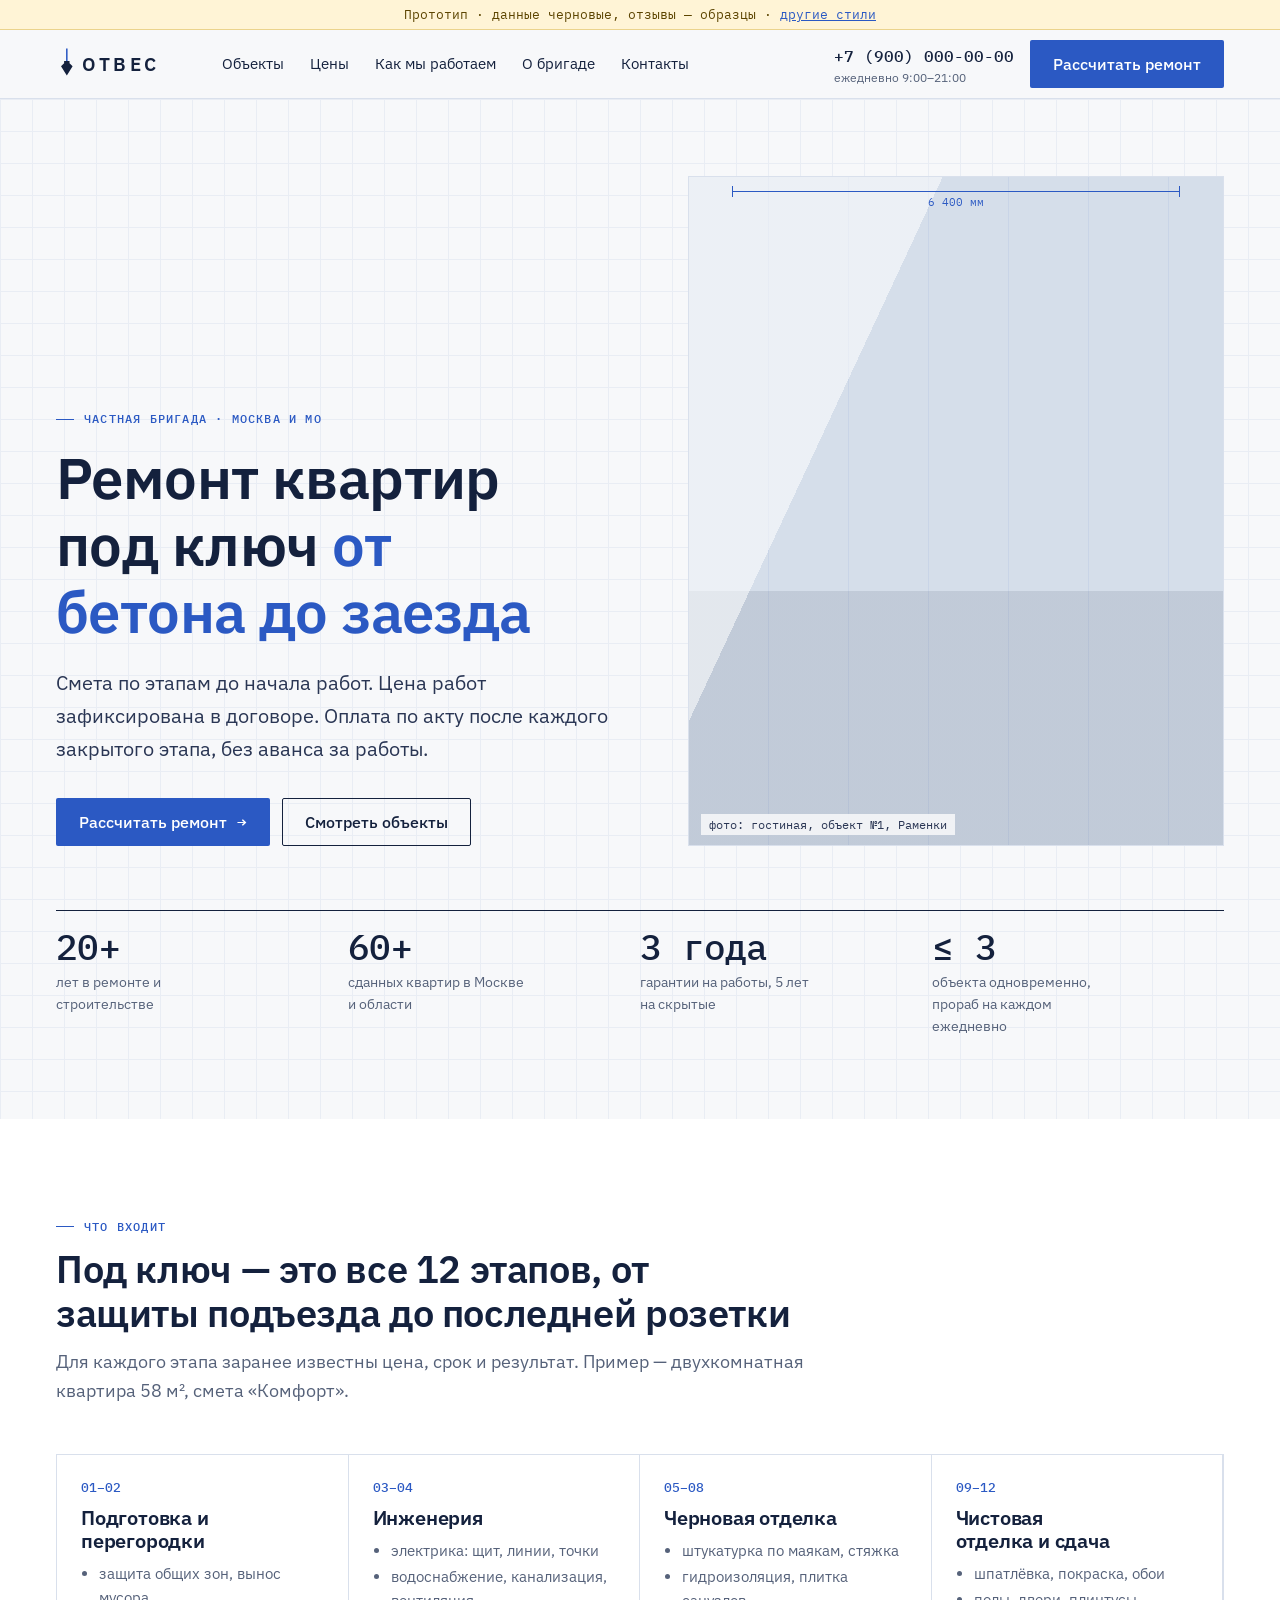
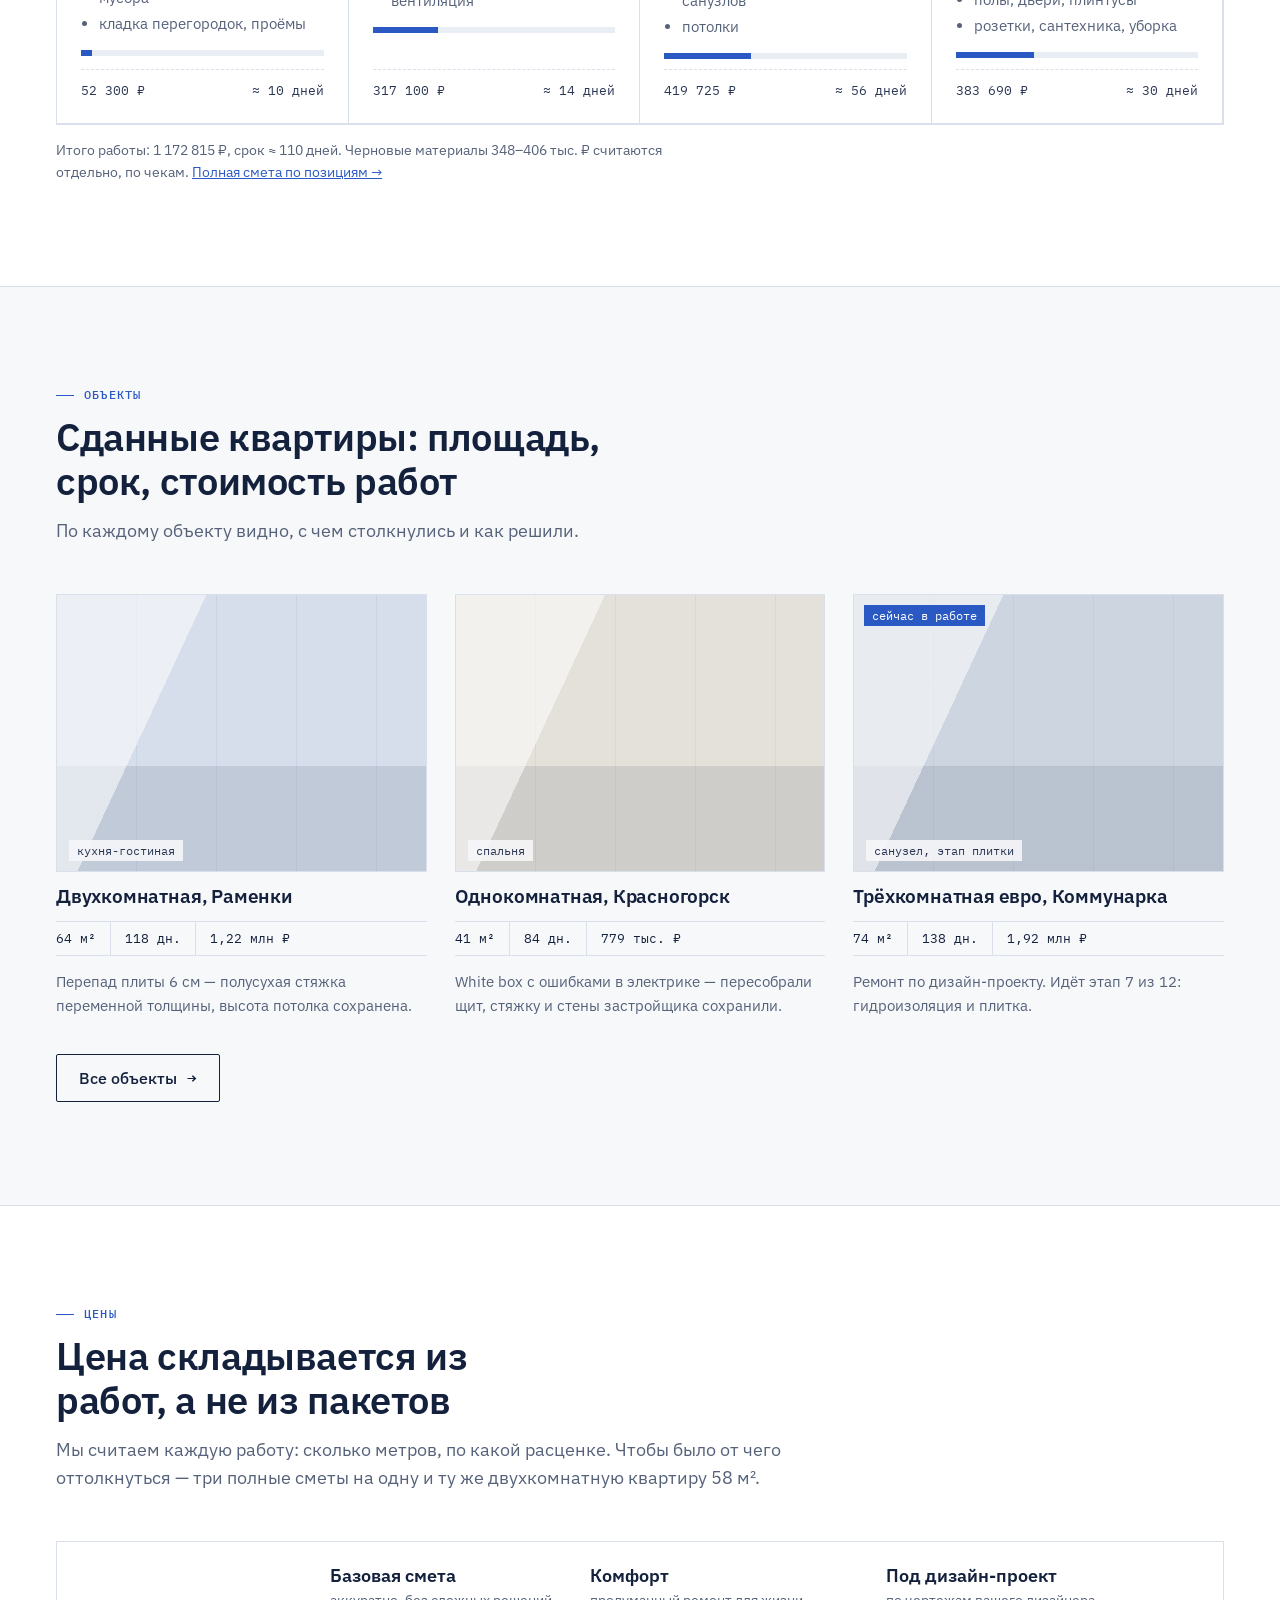
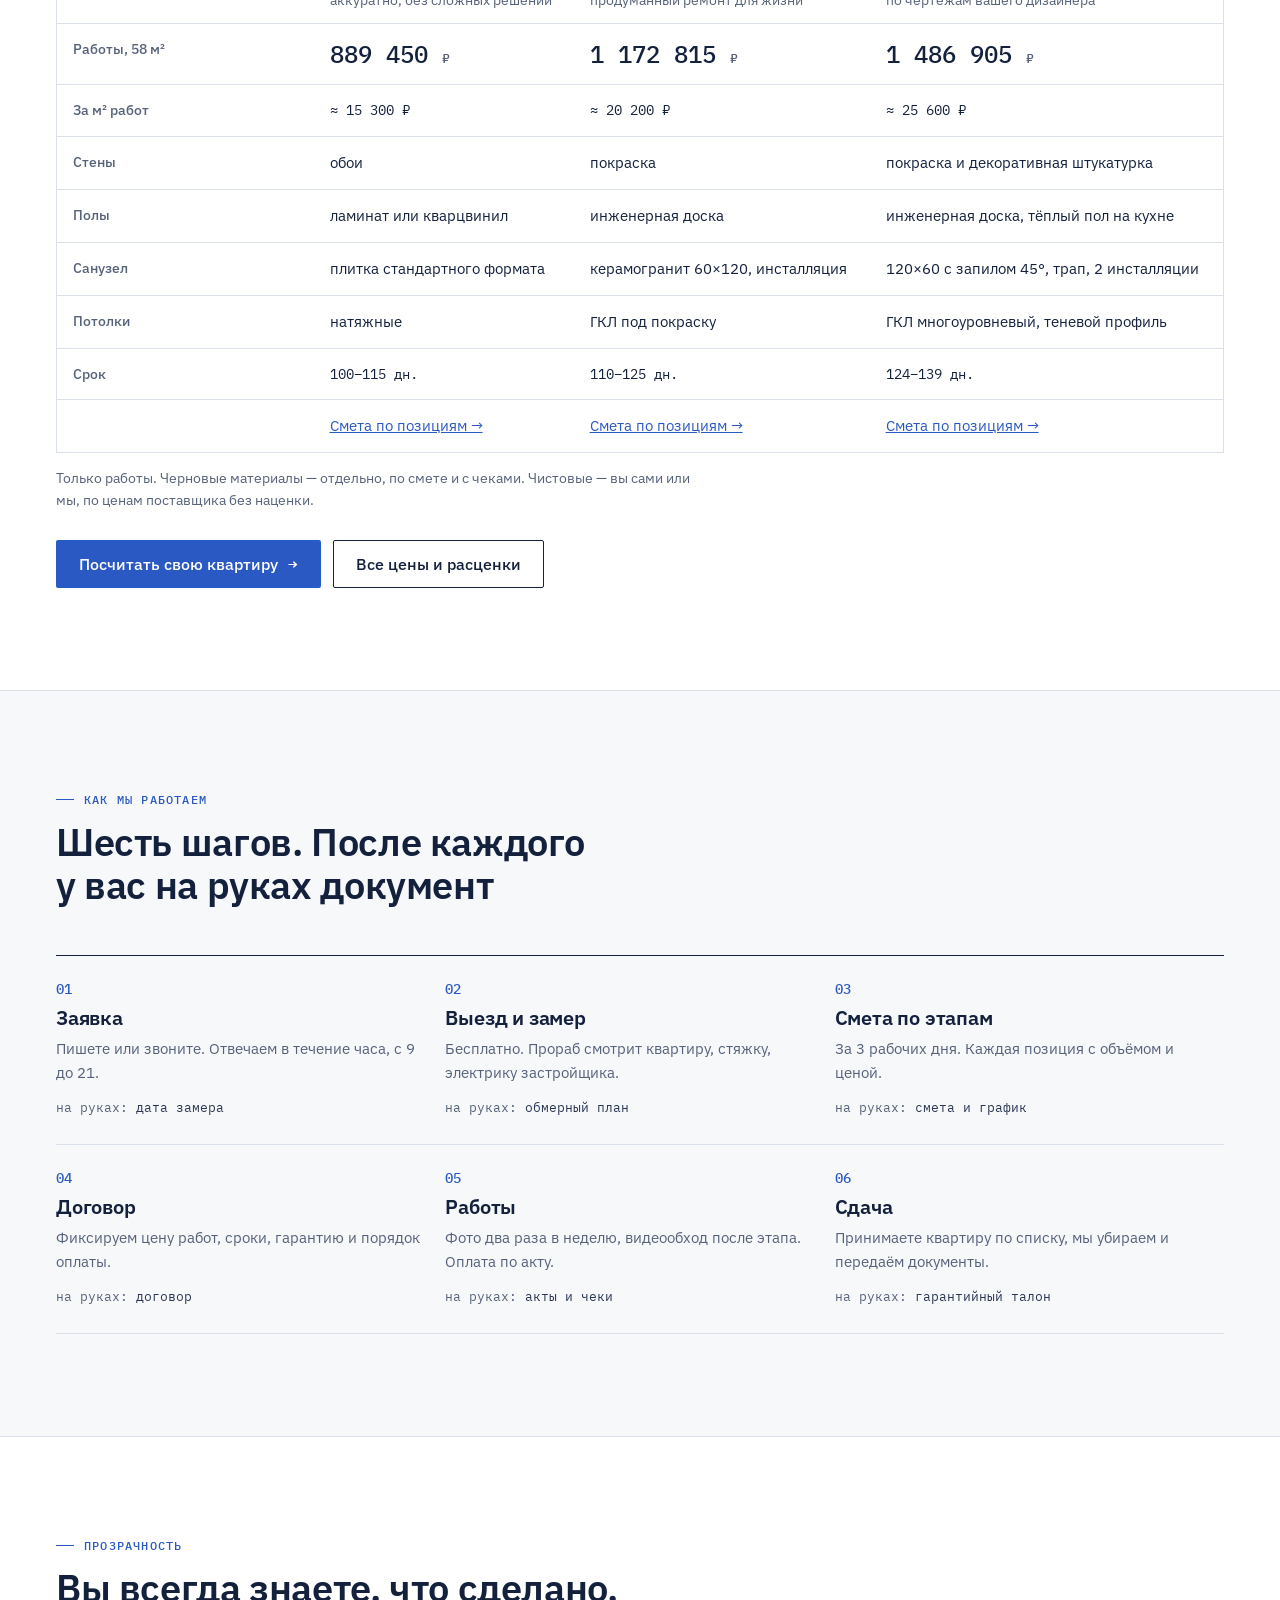
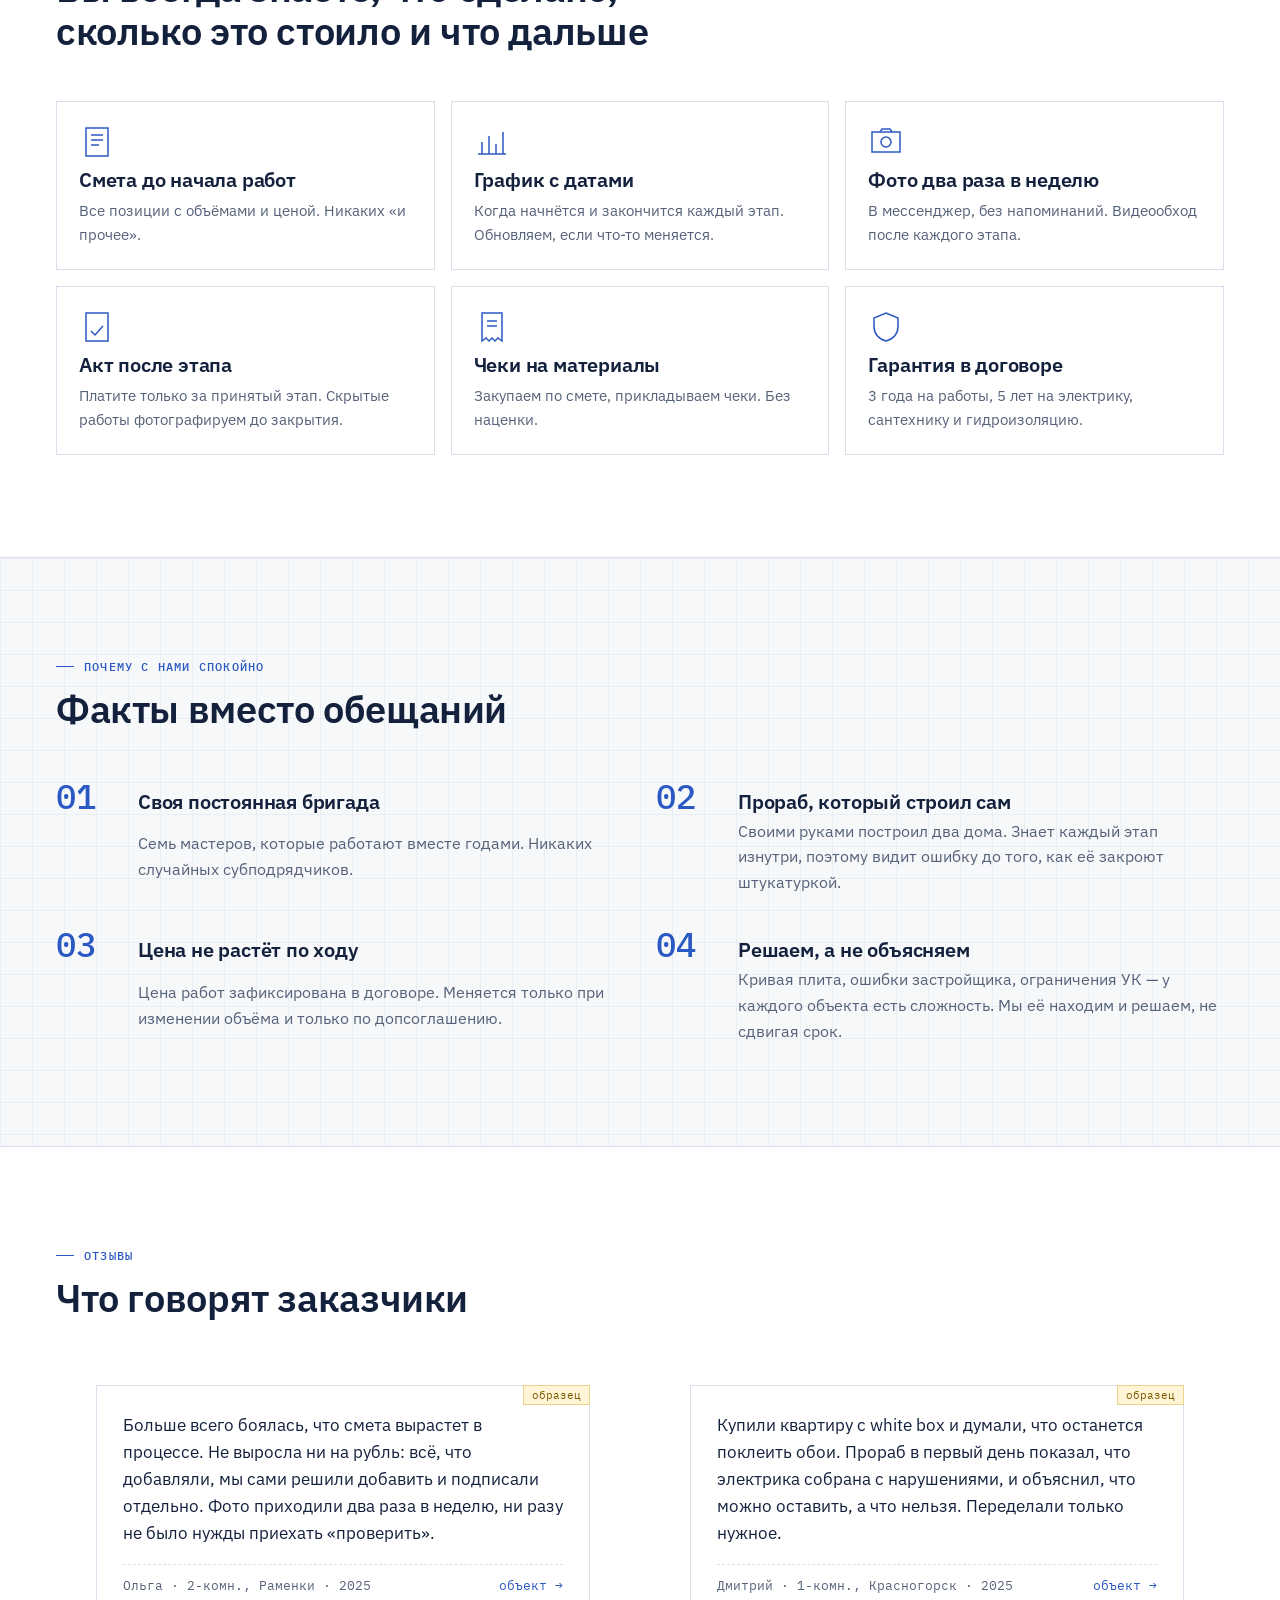
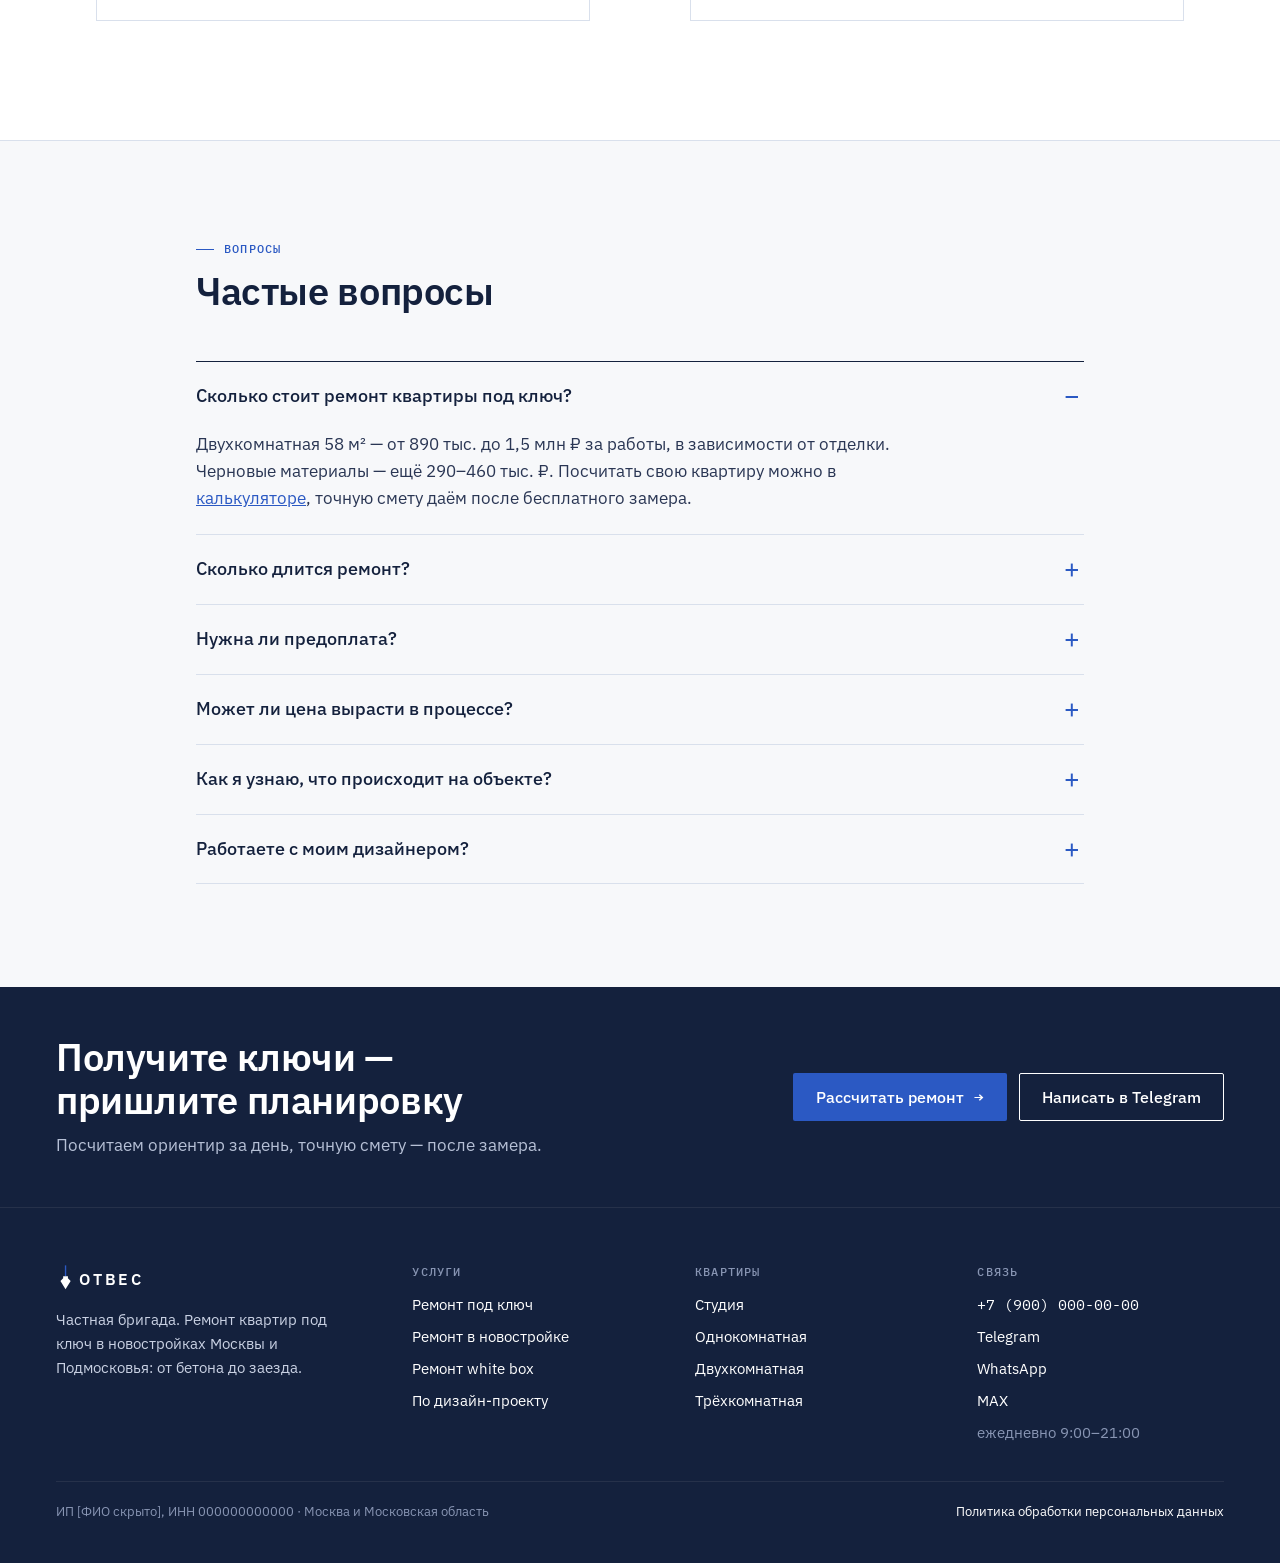
<file: index.html>
<!doctype html>
<html lang="ru">
<head>
<meta charset="utf-8">
<meta name="viewport" content="width=device-width, initial-scale=1, viewport-fit=cover">
<meta name="robots" content="noindex, nofollow">
<title>Ремонт квартир под ключ в Москве и Подмосковье — бригада «Отвес»</title>
<meta name="description" content="Ремонт квартир в новостройках под ключ: от бетона до заезда. Смета по этапам, договор, оплата по актам, фотоотчёты. Москва и МО.">
<link rel="preconnect" href="https://fonts.googleapis.com">
<link rel="preconnect" href="https://fonts.gstatic.com" crossorigin>
<link rel="stylesheet" href="https://fonts.googleapis.com/css2?family=IBM+Plex+Mono:wght@400;500&family=IBM+Plex+Sans:wght@400;500;600&display=swap">
<link rel="stylesheet" href="assets/style.css">
<script src="assets/app.js" defer></script>
</head>
<body data-page="home">

<main>

<!-- 1. Первый экран -->
<section class="hero blueprint">
  <div class="wrap">
    <div class="hero-grid">
      <div>
        <span class="label">Частная бригада · Москва и МО</span>
        <h1 style="margin-top:20px">Ремонт квартир под ключ <span class="accent">от бетона до заезда</span></h1>
        <p class="hero-lead">Смета по этапам до начала работ. Цена работ зафиксирована в договоре. Оплата по акту после каждого закрытого этапа, без аванса за работы.</p>
        <div class="btn-row">
          <a class="btn btn-primary arrow" href="kalkulyator.html">Рассчитать ремонт</a>
          <a class="btn btn-line" href="obekty.html">Смотреть объекты</a>
        </div>
      </div>
      <div class="hero-photo">
        <div class="ph tall cool"><span class="dim">6 400 мм</span><span class="ph-cap">фото: гостиная, объект №1, Раменки</span></div>
      </div>
    </div>
    <div class="facts">
      <div class="fact"><b>20+</b><span>лет в ремонте и строительстве</span></div>
      <div class="fact"><b>60+</b><span>сданных квартир в Москве и области</span></div>
      <div class="fact"><b>3 года</b><span>гарантии на работы, 5 лет на скрытые</span></div>
      <div class="fact"><b>≤ 3</b><span>объекта одновременно, прораб на каждом ежедневно</span></div>
    </div>
  </div>
</section>

<!-- 2. Что входит в «под ключ» -->
<section class="section white">
  <div class="wrap">
    <div class="section-head">
      <span class="label">Что входит</span>
      <h2>Под ключ — это все 12 этапов, от защиты подъезда до последней розетки</h2>
      <p>Для каждого этапа заранее известны цена, срок и результат. Пример — двухкомнатная квартира 58 м², смета «Комфорт».</p>
    </div>
    <div class="stages">
      <div class="stage"><span class="n">01–02</span><h3>Подготовка и перегородки</h3>
        <ul><li>защита общих зон, вынос мусора</li><li>кладка перегородок, проёмы</li></ul>
        <div class="bar"><i style="width:4.5%"></i></div>
        <div class="meta"><span>52 300 ₽</span><span>≈ 10 дней</span></div></div>
      <div class="stage"><span class="n">03–04</span><h3>Инженерия</h3>
        <ul><li>электрика: щит, линии, точки</li><li>водоснабжение, канализация, вентиляция</li></ul>
        <div class="bar"><i style="width:27%"></i></div>
        <div class="meta"><span>317 100 ₽</span><span>≈ 14 дней</span></div></div>
      <div class="stage"><span class="n">05–08</span><h3>Черновая отделка</h3>
        <ul><li>штукатурка по маякам, стяжка</li><li>гидроизоляция, плитка санузлов</li><li>потолки</li></ul>
        <div class="bar"><i style="width:36%"></i></div>
        <div class="meta"><span>419 725 ₽</span><span>≈ 56 дней</span></div></div>
      <div class="stage"><span class="n">09–12</span><h3>Чистовая отделка и сдача</h3>
        <ul><li>шпатлёвка, покраска, обои</li><li>полы, двери, плинтусы</li><li>розетки, сантехника, уборка</li></ul>
        <div class="bar"><i style="width:32.5%"></i></div>
        <div class="meta"><span>383 690 ₽</span><span>≈ 30 дней</span></div></div>
    </div>
    <p class="note">Итого работы: 1 172 815 ₽, срок ≈ 110 дней. Черновые материалы 348–406 тыс. ₽ считаются отдельно, по чекам. <a href="smeta.html#comfort">Полная смета по позициям →</a></p>
  </div>
</section>

<!-- 3. Объекты -->
<section class="section">
  <div class="wrap">
    <div class="section-head">
      <span class="label">Объекты</span>
      <h2>Сданные квартиры: площадь, срок, стоимость работ</h2>
      <p>По каждому объекту видно, с чем столкнулись и как решили.</p>
    </div>
    <div class="objects three">
      <a class="obj" href="obekt.html">
        <div class="ph cool"><span class="ph-cap">кухня-гостиная</span></div>
        <h3>Двухкомнатная, Раменки</h3>
        <div class="spec"><span>64 м²</span><span>118 дн.</span><span>1,22 млн ₽</span></div>
        <p class="solve">Перепад плиты 6 см — полусухая стяжка переменной толщины, высота потолка сохранена.</p>
      </a>
      <a class="obj" href="obekt.html">
        <div class="ph warm"><span class="ph-cap">спальня</span></div>
        <h3>Однокомнатная, Красногорск</h3>
        <div class="spec"><span>41 м²</span><span>84 дн.</span><span>779 тыс. ₽</span></div>
        <p class="solve">White box с ошибками в электрике — пересобрали щит, стяжку и стены застройщика сохранили.</p>
      </a>
      <a class="obj" href="obekt.html">
        <div class="ph mid" style="position:relative"><span class="tag">сейчас в работе</span><span class="ph-cap">санузел, этап плитки</span></div>
        <h3>Трёхкомнатная евро, Коммунарка</h3>
        <div class="spec"><span>74 м²</span><span>138 дн.</span><span>1,92 млн ₽</span></div>
        <p class="solve">Ремонт по дизайн-проекту. Идёт этап 7 из 12: гидроизоляция и плитка.</p>
      </a>
    </div>
    <div class="btn-row" style="margin-top:36px"><a class="btn btn-line arrow" href="obekty.html">Все объекты</a></div>
  </div>
</section>

<!-- 4. Цены: три сметы -->
<section class="section white">
  <div class="wrap">
    <div class="section-head">
      <span class="label">Цены</span>
      <h2>Цена складывается из работ, а не из пакетов</h2>
      <p>Мы считаем каждую работу: сколько метров, по какой расценке. Чтобы было от чего оттолкнуться — три полные сметы на одну и ту же двухкомнатную квартиру 58 м².</p>
    </div>
    <div class="table-wrap">
      <table class="packages">
        <thead><tr>
          <th></th>
          <th>Базовая смета<small>аккуратно, без сложных решений</small></th>
          <th>Комфорт<small>продуманный ремонт для жизни</small></th>
          <th>Под дизайн-проект<small>по чертежам вашего дизайнера</small></th>
        </tr></thead>
        <tbody>
          <tr><th>Работы, 58 м²</th><td><span class="price">889 450 <small>₽</small></span></td><td><span class="price">1 172 815 <small>₽</small></span></td><td><span class="price">1 486 905 <small>₽</small></span></td></tr>
          <tr><th>За м² работ</th><td class="mono">≈ 15 300 ₽</td><td class="mono">≈ 20 200 ₽</td><td class="mono">≈ 25 600 ₽</td></tr>
          <tr><th>Стены</th><td>обои</td><td>покраска</td><td>покраска и декоративная штукатурка</td></tr>
          <tr><th>Полы</th><td>ламинат или кварцвинил</td><td>инженерная доска</td><td>инженерная доска, тёплый пол на кухне</td></tr>
          <tr><th>Санузел</th><td>плитка стандартного формата</td><td>керамогранит 60×120, инсталляция</td><td>120×60 с запилом 45°, трап, 2 инсталляции</td></tr>
          <tr><th>Потолки</th><td>натяжные</td><td>ГКЛ под покраску</td><td>ГКЛ многоуровневый, теневой профиль</td></tr>
          <tr><th>Срок</th><td class="mono">100–115 дн.</td><td class="mono">110–125 дн.</td><td class="mono">124–139 дн.</td></tr>
          <tr><th></th><td><a href="smeta.html#base">Смета по позициям →</a></td><td><a href="smeta.html#comfort">Смета по позициям →</a></td><td><a href="smeta.html#design">Смета по позициям →</a></td></tr>
        </tbody>
      </table>
    </div>
    <p class="note">Только работы. Черновые материалы — отдельно, по смете и с чеками. Чистовые — вы сами или мы, по ценам поставщика без наценки.</p>
    <div class="btn-row" style="margin-top:28px"><a class="btn btn-primary arrow" href="kalkulyator.html">Посчитать свою квартиру</a><a class="btn btn-line" href="ceny.html">Все цены и расценки</a></div>
  </div>
</section>

<!-- 5. Процесс -->
<section class="section">
  <div class="wrap">
    <div class="section-head">
      <span class="label">Как мы работаем</span>
      <h2>Шесть шагов. После каждого у вас на руках документ</h2>
    </div>
    <div class="process">
      <div class="step"><span class="n">01</span><h3>Заявка</h3><p>Пишете или звоните. Отвечаем в течение часа, с 9 до 21.</p><span class="out">дата замера</span></div>
      <div class="step"><span class="n">02</span><h3>Выезд и замер</h3><p>Бесплатно. Прораб смотрит квартиру, стяжку, электрику застройщика.</p><span class="out">обмерный план</span></div>
      <div class="step"><span class="n">03</span><h3>Смета по этапам</h3><p>За 3 рабочих дня. Каждая позиция с объёмом и ценой.</p><span class="out">смета и график</span></div>
      <div class="step"><span class="n">04</span><h3>Договор</h3><p>Фиксируем цену работ, сроки, гарантию и порядок оплаты.</p><span class="out">договор</span></div>
      <div class="step"><span class="n">05</span><h3>Работы</h3><p>Фото два раза в неделю, видеообход после этапа. Оплата по акту.</p><span class="out">акты и чеки</span></div>
      <div class="step"><span class="n">06</span><h3>Сдача</h3><p>Принимаете квартиру по списку, мы убираем и передаём документы.</p><span class="out">гарантийный талон</span></div>
    </div>
  </div>
</section>

<!-- 6. Прозрачность -->
<section class="section white">
  <div class="wrap">
    <div class="section-head">
      <span class="label">Прозрачность</span>
      <h2>Вы всегда знаете, что сделано, сколько это стоило и что дальше</h2>
    </div>
    <div class="docs">
      <div class="doc"><svg class="ico" viewBox="0 0 36 36" fill="none" stroke="currentColor" stroke-width="1.5"><rect x="7" y="4" width="22" height="28"/><path d="M12 11h12M12 16h12M12 21h8"/></svg><h3>Смета до начала работ</h3><p>Все позиции с объёмами и ценой. Никаких «и прочее».</p></div>
      <div class="doc"><svg class="ico" viewBox="0 0 36 36" fill="none" stroke="currentColor" stroke-width="1.5"><path d="M4 30h28M8 30V18M15 30V12M22 30V20M29 30V8"/></svg><h3>График с датами</h3><p>Когда начнётся и закончится каждый этап. Обновляем, если что-то меняется.</p></div>
      <div class="doc"><svg class="ico" viewBox="0 0 36 36" fill="none" stroke="currentColor" stroke-width="1.5"><rect x="4" y="8" width="28" height="20"/><circle cx="18" cy="18" r="5"/><path d="M12 8l2-3h8l2 3"/></svg><h3>Фото два раза в неделю</h3><p>В мессенджер, без напоминаний. Видеообход после каждого этапа.</p></div>
      <div class="doc"><svg class="ico" viewBox="0 0 36 36" fill="none" stroke="currentColor" stroke-width="1.5"><rect x="7" y="4" width="22" height="28"/><path d="M12 22l4 4 8-9"/></svg><h3>Акт после этапа</h3><p>Платите только за принятый этап. Скрытые работы фотографируем до закрытия.</p></div>
      <div class="doc"><svg class="ico" viewBox="0 0 36 36" fill="none" stroke="currentColor" stroke-width="1.5"><path d="M8 4h20v28l-4-3-3 3-3-3-3 3-3-3-4 3z"/><path d="M13 12h10M13 17h10"/></svg><h3>Чеки на материалы</h3><p>Закупаем по смете, прикладываем чеки. Без наценки.</p></div>
      <div class="doc"><svg class="ico" viewBox="0 0 36 36" fill="none" stroke="currentColor" stroke-width="1.5"><path d="M18 4l12 5v8c0 8-5 13-12 15C11 30 6 25 6 17V9z"/></svg><h3>Гарантия в договоре</h3><p>3 года на работы, 5 лет на электрику, сантехнику и гидроизоляцию.</p></div>
    </div>
  </div>
</section>

<!-- 7. Почему -->
<section class="section blueprint">
  <div class="wrap">
    <div class="section-head">
      <span class="label">Почему с нами спокойно</span>
      <h2>Факты вместо обещаний</h2>
    </div>
    <div class="reasons">
      <div class="reason"><b>01</b><h3>Своя постоянная бригада</h3><p>Семь мастеров, которые работают вместе годами. Никаких случайных субподрядчиков.</p></div>
      <div class="reason"><b>02</b><h3>Прораб, который строил сам</h3><p>Своими руками построил два дома. Знает каждый этап изнутри, поэтому видит ошибку до того, как её закроют штукатуркой.</p></div>
      <div class="reason"><b>03</b><h3>Цена не растёт по ходу</h3><p>Цена работ зафиксирована в договоре. Меняется только при изменении объёма и только по допсоглашению.</p></div>
      <div class="reason"><b>04</b><h3>Решаем, а не объясняем</h3><p>Кривая плита, ошибки застройщика, ограничения УК — у каждого объекта есть сложность. Мы её находим и решаем, не сдвигая срок.</p></div>
    </div>
  </div>
</section>

<!-- 8. Отзывы -->
<section class="section white">
  <div class="wrap">
    <div class="section-head">
      <span class="label">Отзывы</span>
      <h2>Что говорят заказчики</h2>
    </div>
    <div class="reviews">
      <figure class="review"><span class="sample">образец</span>
        <blockquote>Больше всего боялась, что смета вырастет в процессе. Не выросла ни на рубль: всё, что добавляли, мы сами решили добавить и подписали отдельно. Фото приходили два раза в неделю, ни разу не было нужды приехать «проверить».</blockquote>
        <footer><span>Ольга · 2-комн., Раменки · 2025</span><a href="obekt.html">объект →</a></footer></figure>
      <figure class="review"><span class="sample">образец</span>
        <blockquote>Купили квартиру с white box и думали, что останется поклеить обои. Прораб в первый день показал, что электрика собрана с нарушениями, и объяснил, что можно оставить, а что нельзя. Переделали только нужное.</blockquote>
        <footer><span>Дмитрий · 1-комн., Красногорск · 2025</span><a href="obekt.html">объект →</a></footer></figure>
    </div>
  </div>
</section>

<!-- 9. FAQ -->
<section class="section">
  <div class="wrap" style="max-width:920px">
    <div class="section-head">
      <span class="label">Вопросы</span>
      <h2>Частые вопросы</h2>
    </div>
    <div class="faq">
      <details open><summary>Сколько стоит ремонт квартиры под ключ?</summary><p>Двухкомнатная 58 м² — от 890 тыс. до 1,5 млн ₽ за работы, в зависимости от отделки. Черновые материалы — ещё 290–460 тыс. ₽. Посчитать свою квартиру можно в <a href="kalkulyator.html">калькуляторе</a>, точную смету даём после бесплатного замера.</p></details>
      <details><summary>Сколько длится ремонт?</summary><p>Однокомнатная — 2,5–3 месяца, двухкомнатная — 3,5–4, трёхкомнатная — 4,5–5. Срок фиксируем в договоре.</p></details>
      <details><summary>Нужна ли предоплата?</summary><p>За работы — нет. Вы платите по акту за каждый закрытый этап. Материалы закупаем по согласованной смете с чеками.</p></details>
      <details><summary>Может ли цена вырасти в процессе?</summary><p>Цена работ фиксируется в договоре. Меняется, только если вы меняете объём, и только через допсоглашение.</p></details>
      <details><summary>Как я узнаю, что происходит на объекте?</summary><p>Фотоотчёт два раза в неделю, видеообход после каждого этапа. Приехать на объект можно в любое время по договорённости.</p></details>
      <details><summary>Работаете с моим дизайнером?</summary><p>Да. До старта проверяем проект на реализуемость и согласовываем спорные узлы с дизайнером напрямую.</p></details>
    </div>
  </div>
</section>

<!-- 10. CTA -->
<section class="cta-band">
  <div class="wrap">
    <div><h2>Получите ключи — пришлите планировку</h2><p>Посчитаем ориентир за день, точную смету — после замера.</p></div>
    <div class="btn-row"><a class="btn btn-primary arrow" href="kontakty.html#brief">Рассчитать ремонт</a><a class="btn btn-line" href="#">Написать в Telegram</a></div>
  </div>
</section>

</main>
</body>
</html>
</file>
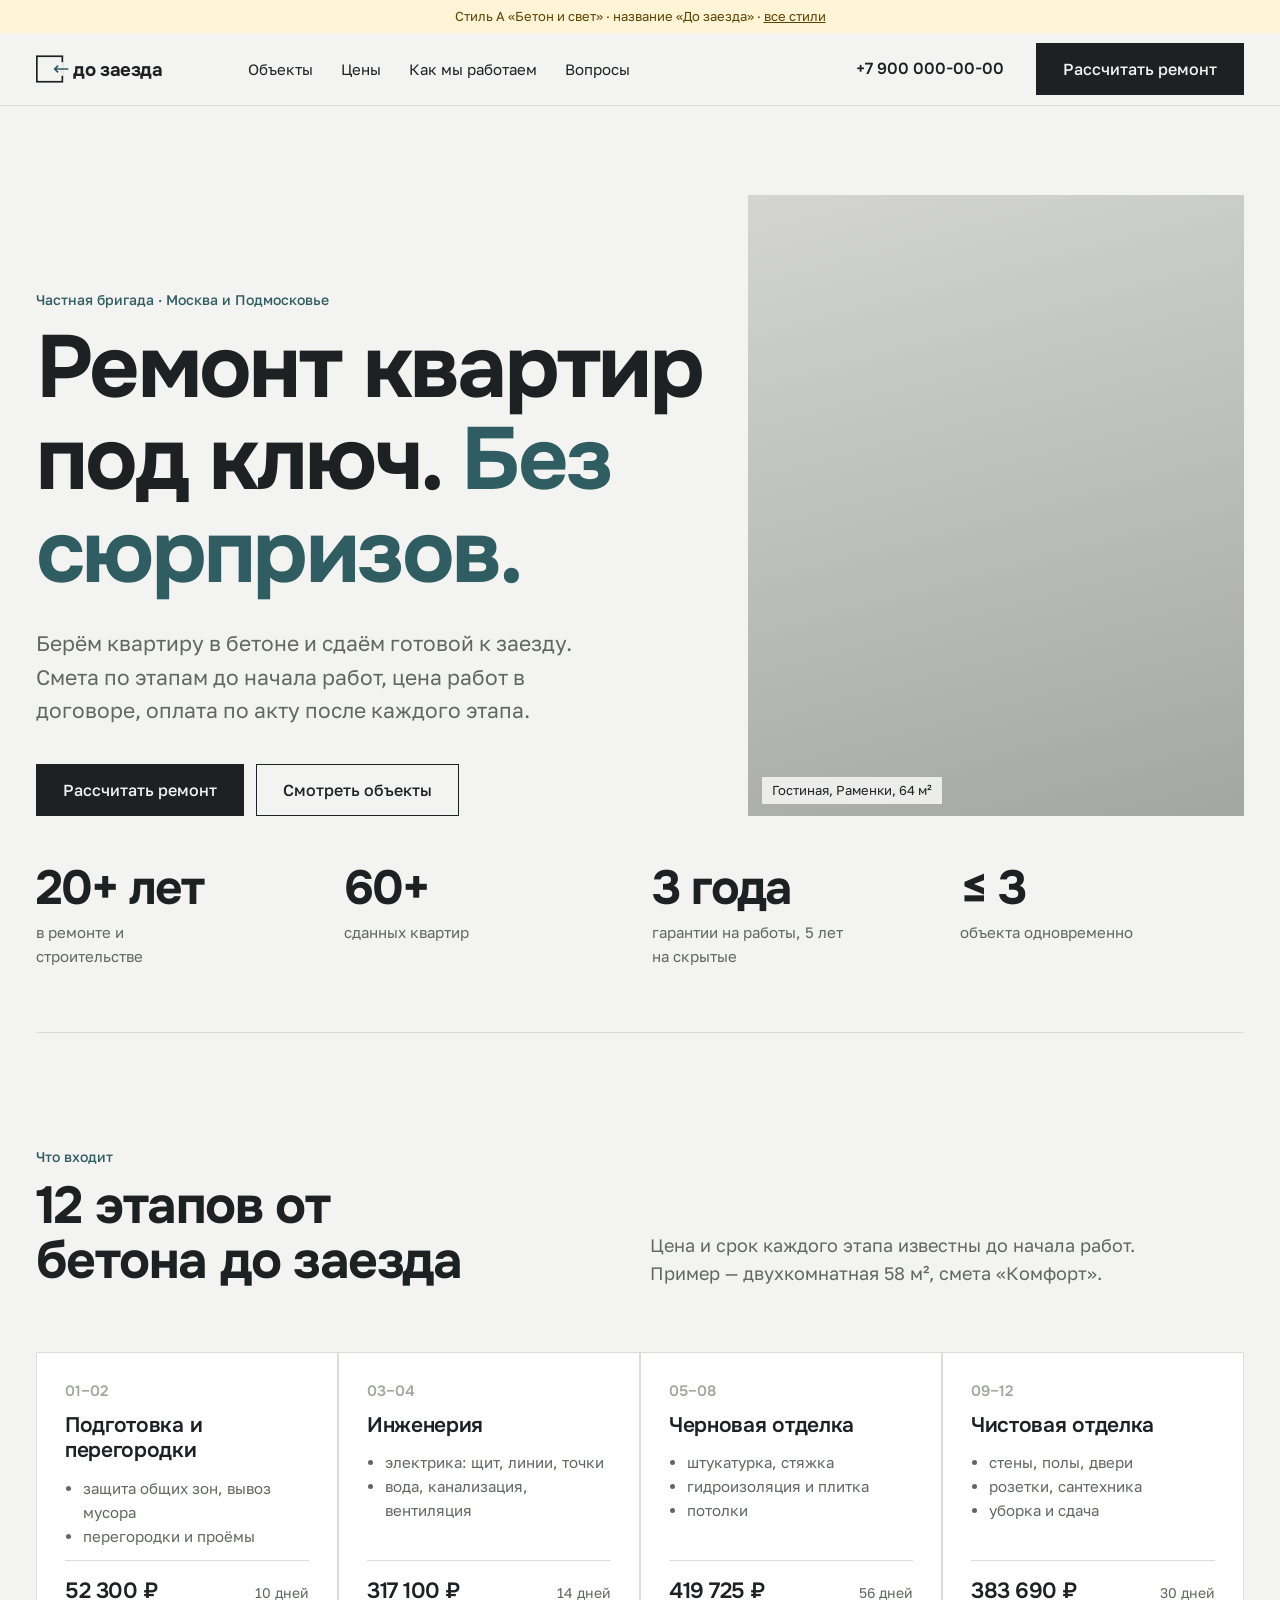
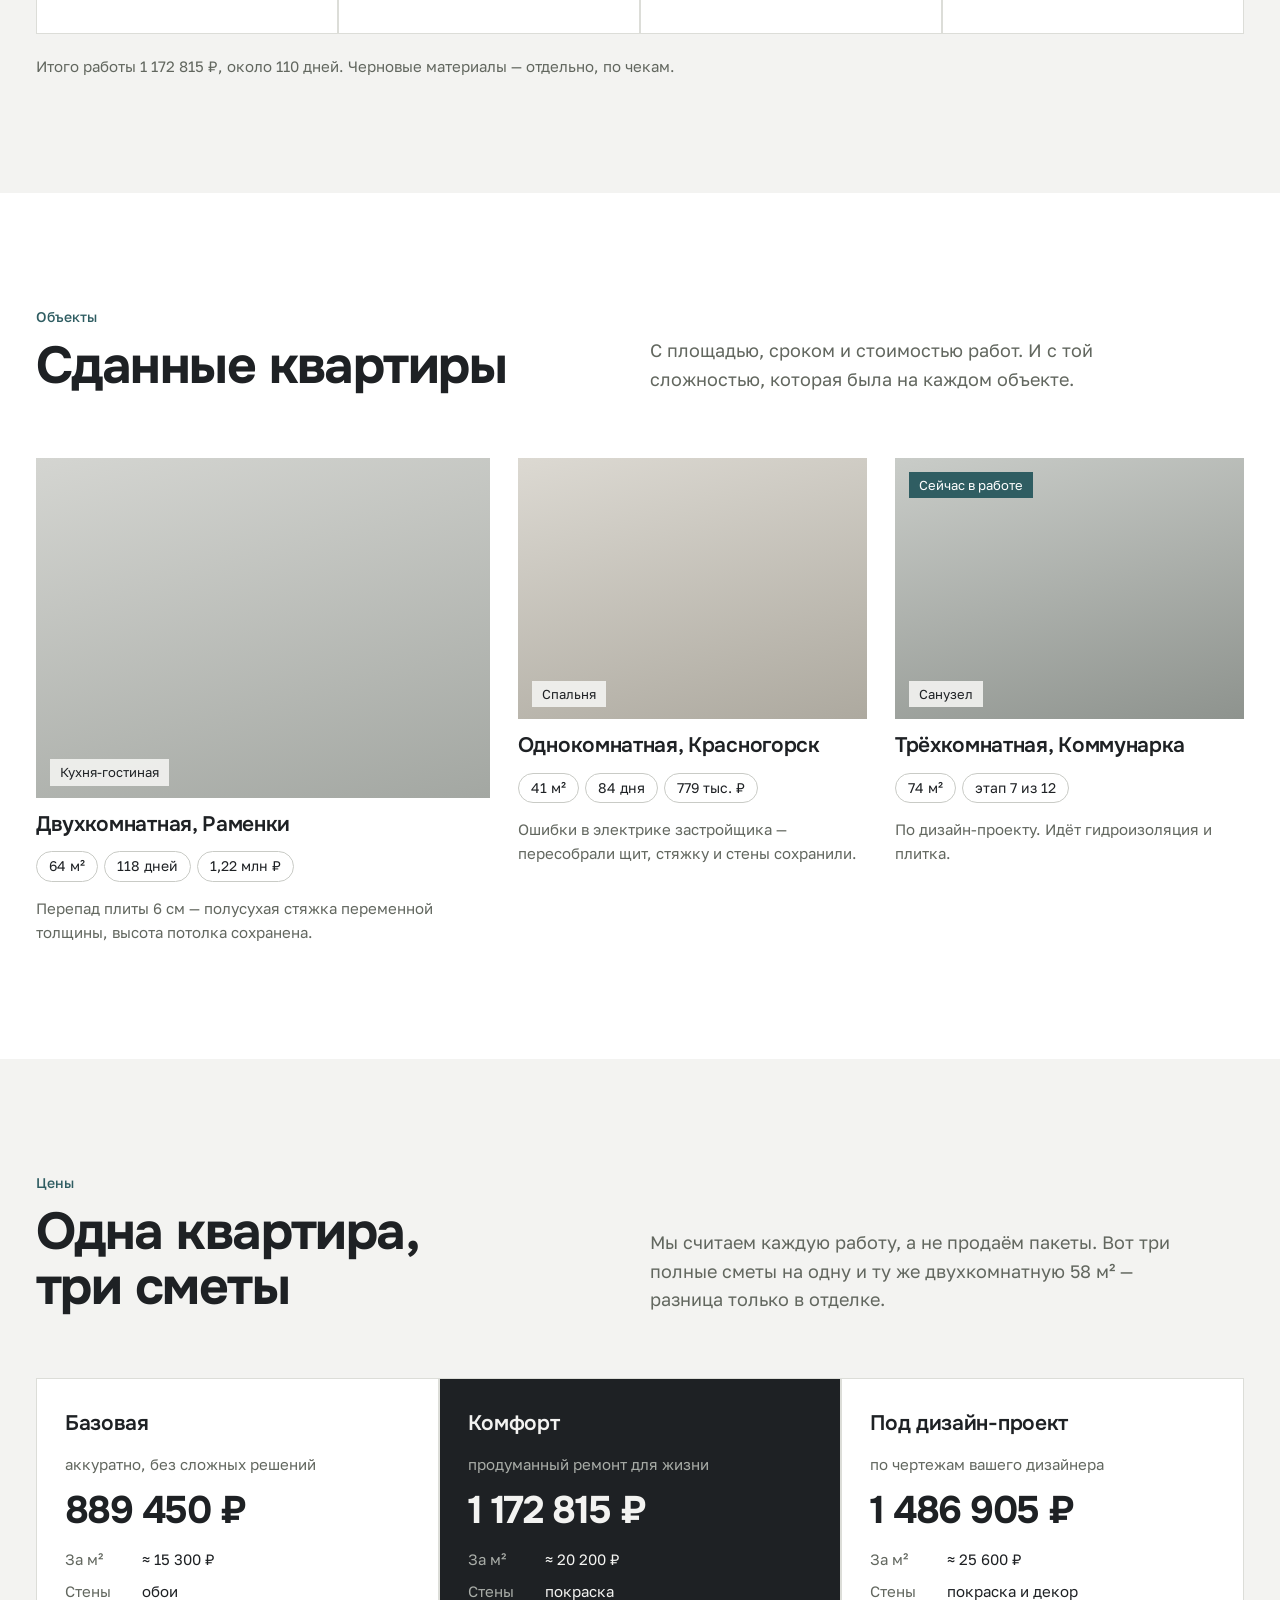
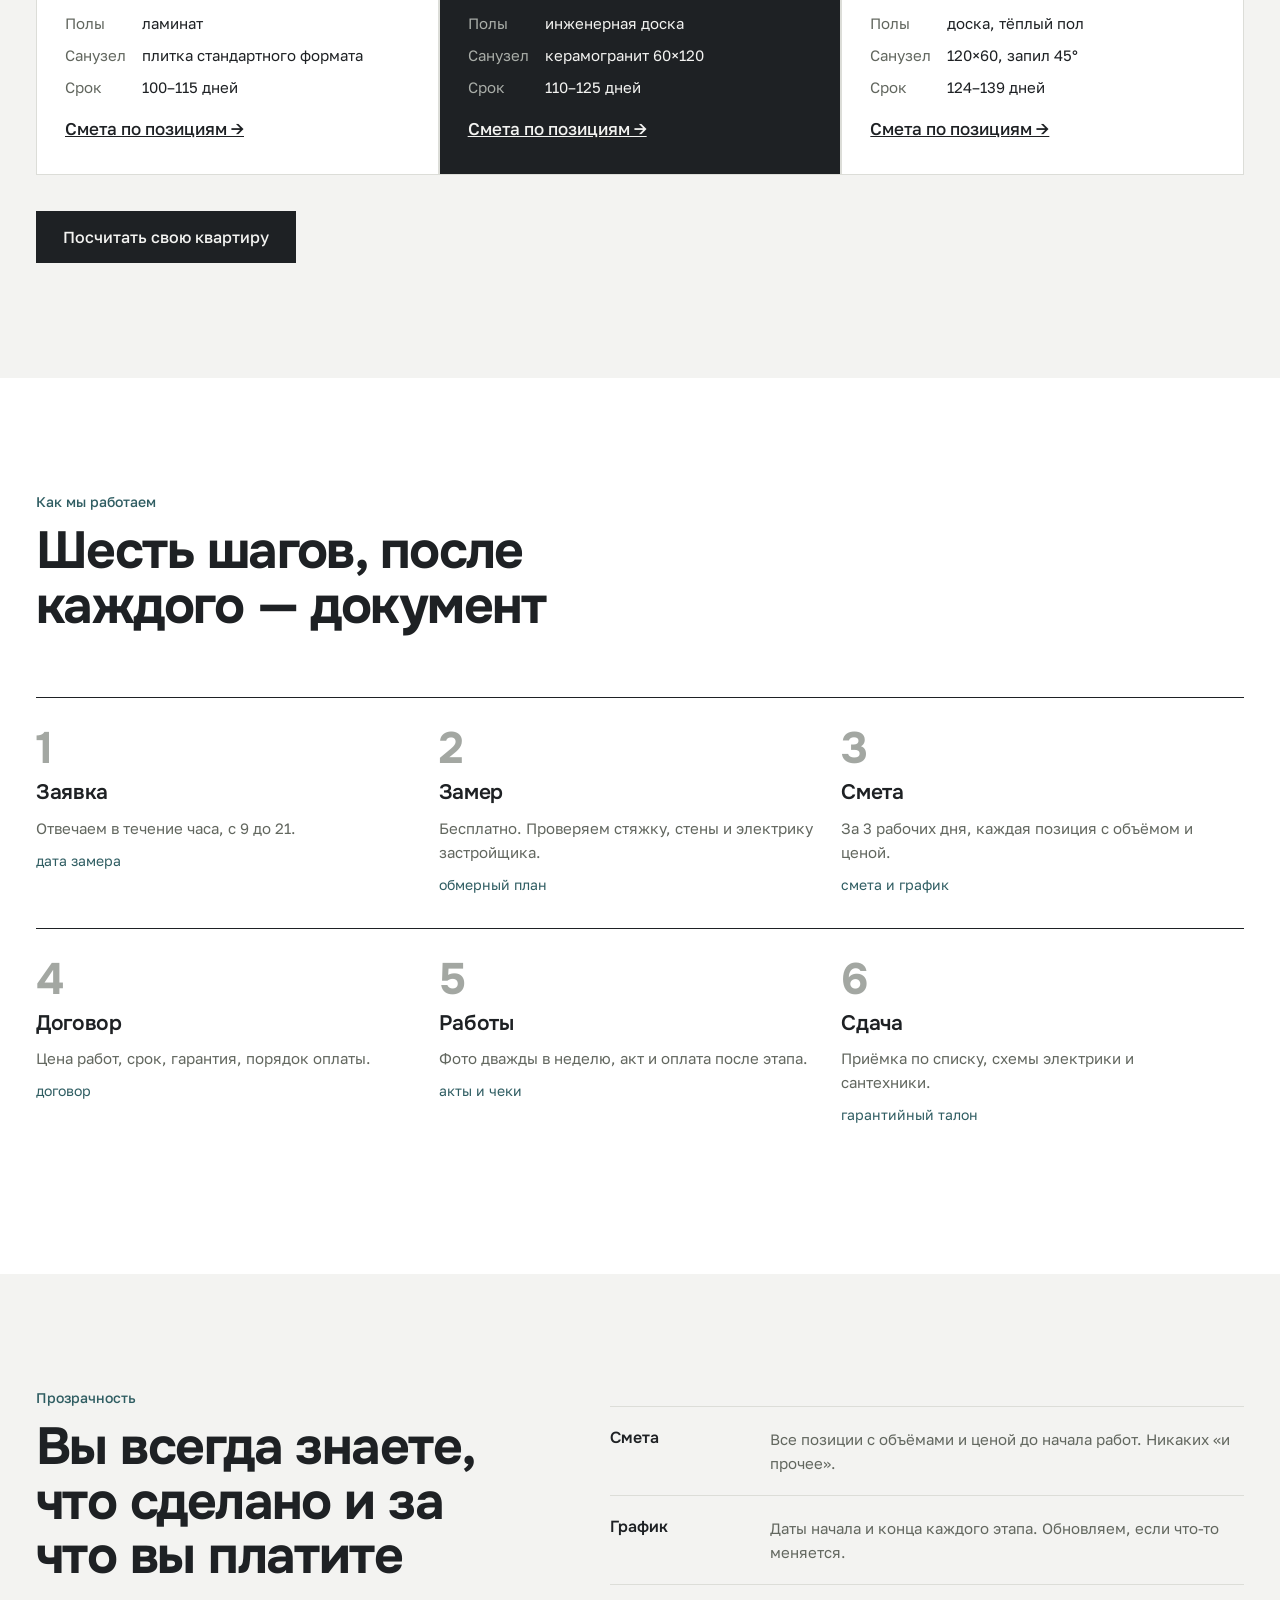
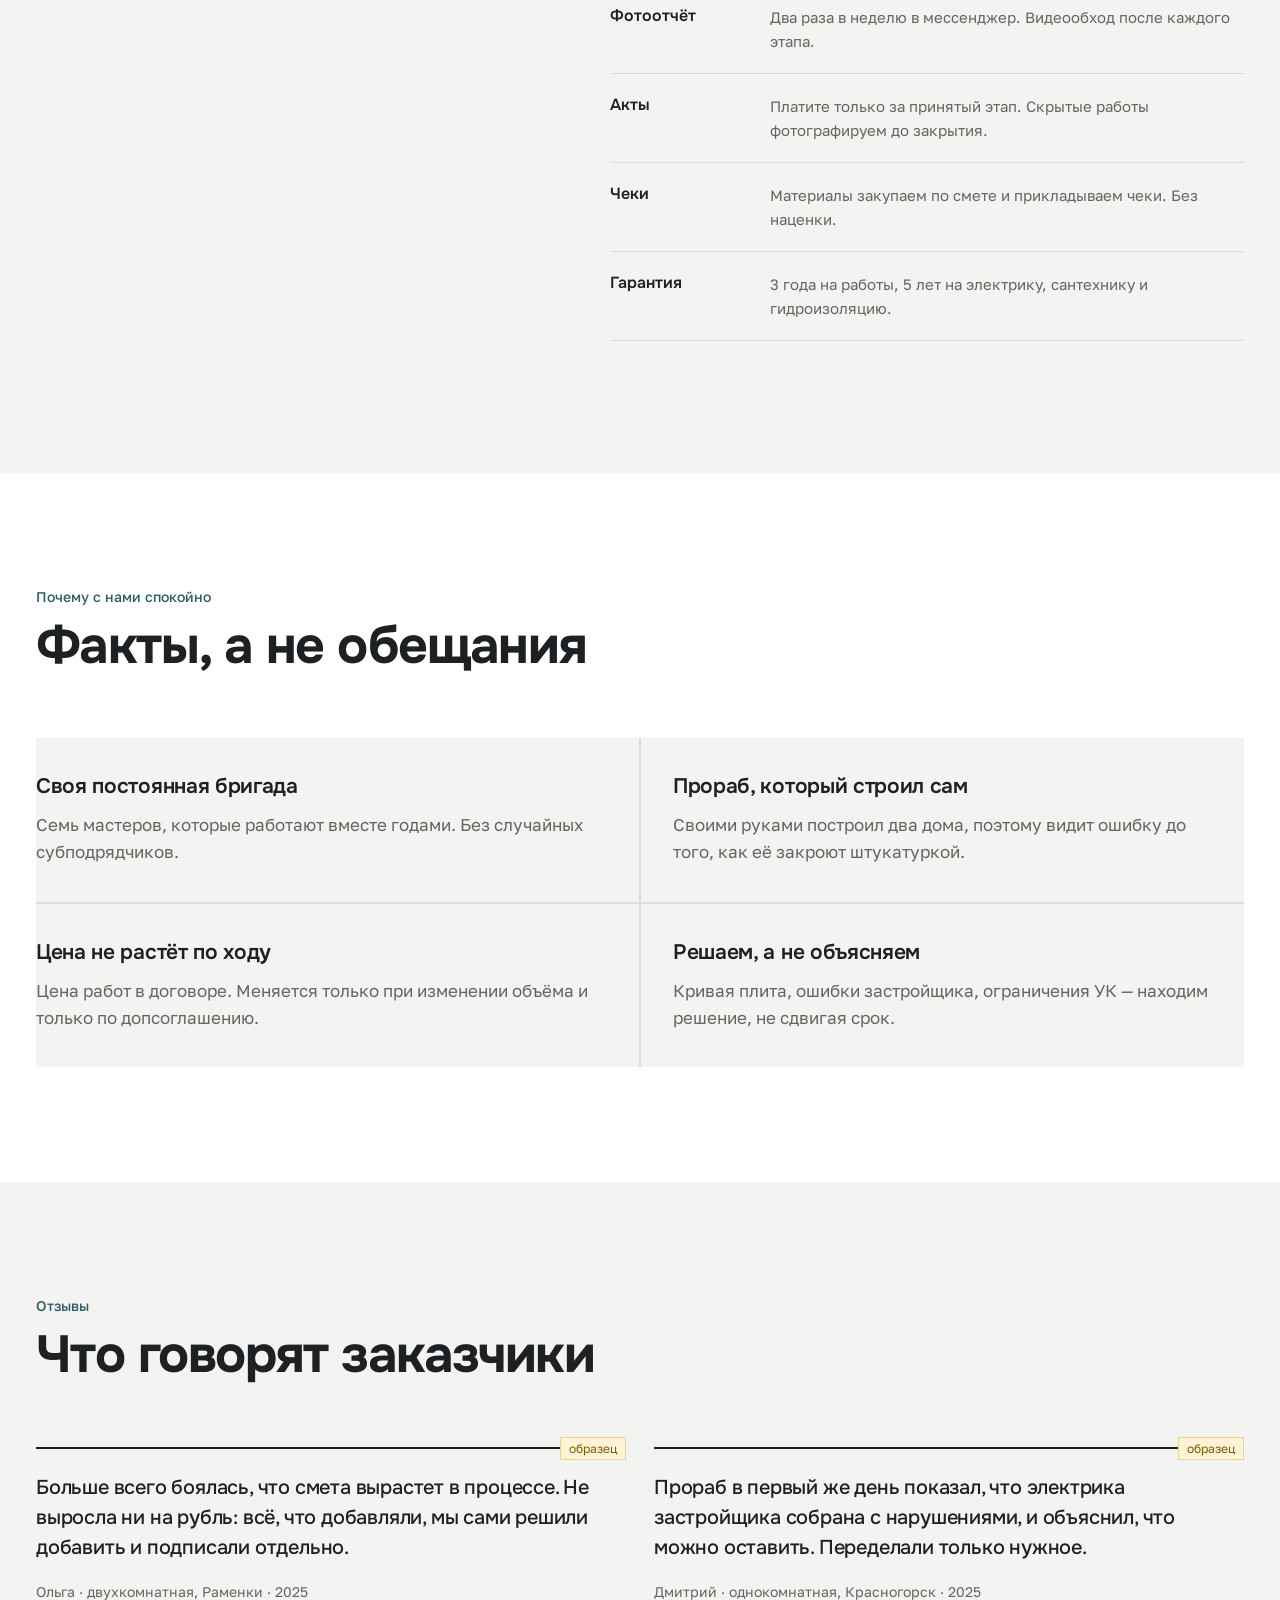
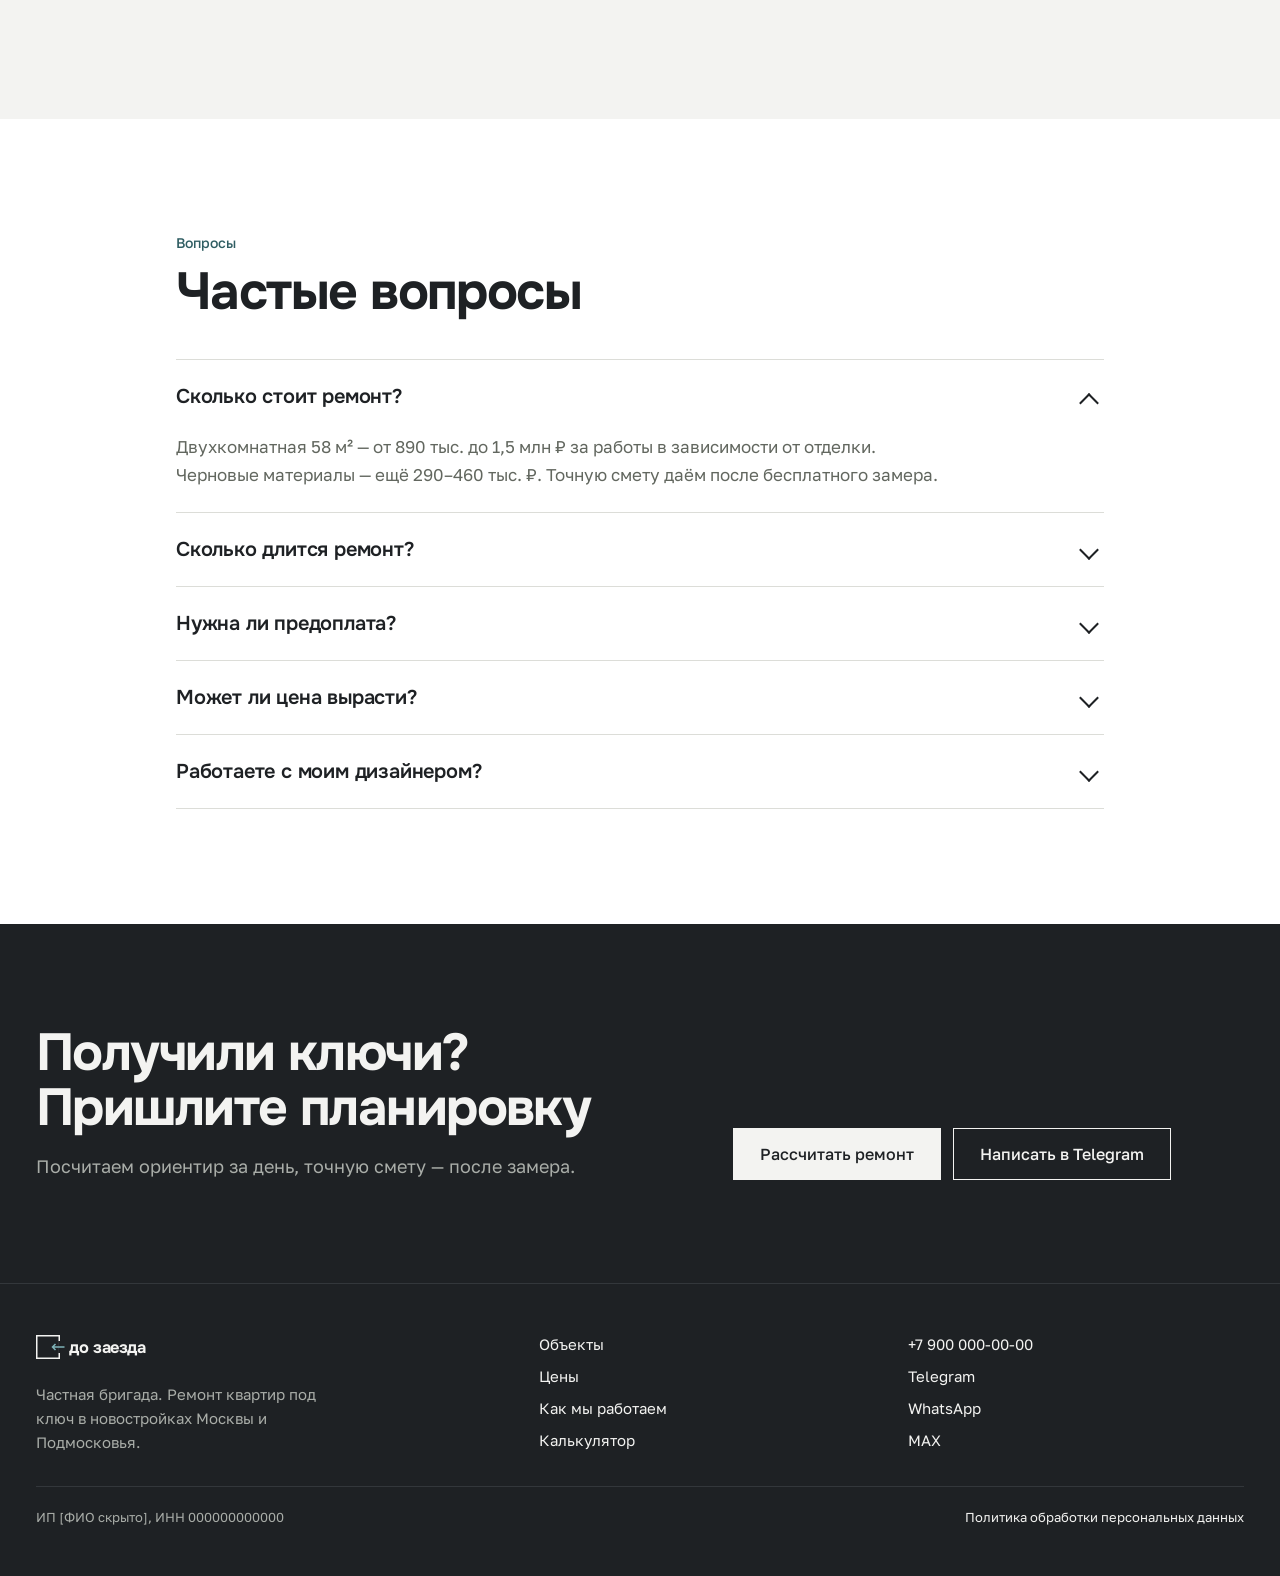
<file: do-zaezda/index.html>
<!doctype html>
<html lang="ru">
<head>
<meta charset="utf-8">
<meta name="viewport" content="width=device-width, initial-scale=1, viewport-fit=cover">
<meta name="robots" content="noindex, nofollow">
<title>До заезда — ремонт квартир под ключ в Москве и Подмосковье</title>
<meta name="description" content="Ремонт квартир в новостройках под ключ: от бетона до заезда. Смета по этапам, оплата по актам, фотоотчёты. Москва и МО.">
<link rel="preconnect" href="https://fonts.googleapis.com">
<link rel="preconnect" href="https://fonts.gstatic.com" crossorigin>
<link rel="stylesheet" href="https://fonts.googleapis.com/css2?family=Onest:wght@400;500;600;700&family=Golos+Text:wght@400;500;600&display=swap">
<style>
/* Стиль A «Бетон и свет»: архитектурный минимализм. Бетонно-серый свет, графит, сине-зелёный акцент. */
:root{
  --bg:#F3F3F1; --white:#FFFFFF; --ink:#1E2124; --muted:#62675F; --line:#DCDDD8; --concrete:#A3A7A2;
  --accent:#2F5D62; --accent-soft:#E3ECEB;
  --f-head:"Onest",system-ui,"Segoe UI",sans-serif; --f-body:"Golos Text",system-ui,"Segoe UI",sans-serif;
}
*,*::before,*::after{box-sizing:border-box}
html{scroll-behavior:smooth}
body{margin:0;background:var(--bg);color:var(--ink);font:17px/1.6 var(--f-body)}
a{color:var(--accent)}
:focus-visible{outline:2px solid var(--accent);outline-offset:2px}
h1,h2,h3{font-family:var(--f-head);margin:0;line-height:1.05;letter-spacing:-.03em;text-wrap:balance}
h1{font-size:clamp(40px,7vw,88px);font-weight:700}
h2{font-size:clamp(30px,4.4vw,52px);font-weight:700}
h3{font-size:21px;font-weight:600;letter-spacing:-.015em;line-height:1.2}
p{margin:0}
.wrap{max-width:1240px;margin:0 auto;padding-left:max(16px,env(safe-area-inset-left,0px));padding-right:max(16px,env(safe-area-inset-right,0px))}
.sec{padding-block:clamp(64px,9vw,128px)}
.sec.white{background:var(--white)}
.head{display:grid;gap:20px;margin-bottom:clamp(36px,5vw,64px)}
@media (min-width:900px){.head{grid-template-columns:1fr 1fr;align-items:end}}
.head p{color:var(--muted);font-size:18px;max-width:520px}
.kicker{font:500 14px var(--f-body);color:var(--accent);margin-bottom:14px;display:block}
.btn{display:inline-flex;align-items:center;justify-content:center;min-height:52px;padding:0 26px;font:500 16px var(--f-body);text-decoration:none;border:1px solid transparent;white-space:nowrap}
.btn.p{background:var(--ink);color:var(--bg)}.btn.p:hover{background:#000}
.btn.s{border-color:var(--ink);color:var(--ink)}.btn.s:hover{background:var(--ink);color:var(--bg)}
.btns{display:flex;gap:12px;flex-wrap:wrap}
.chip{display:inline-block;border:1px solid #C9CBC6;padding:3px 12px;border-radius:99px;font-size:14px;white-space:nowrap}
.photo{background:linear-gradient(165deg,#D4D5D1,#A3A7A2);aspect-ratio:4/3;max-width:100%;position:relative}
.photo.b{background:linear-gradient(165deg,#DCD9D2,#ADA99F)}
.photo.c{background:linear-gradient(165deg,#C9CCC8,#8E938E)}
.photo.tall{aspect-ratio:4/5}
.photo span{position:absolute;left:14px;bottom:12px;font-size:13px;background:rgba(243,243,241,.9);padding:3px 10px}

/* шапка */
.flag{background:#FFF4D6;color:#5C4400;font-size:13px;text-align:center;padding:6px 16px}
.flag a{color:#5C4400}
header.top{position:sticky;top:env(safe-area-inset-top,0px);z-index:20;background:rgba(243,243,241,.95);backdrop-filter:blur(8px);border-bottom:1px solid var(--line)}
header.top .wrap{display:flex;align-items:center;gap:32px;min-height:72px}
.nav{display:none;gap:28px;font-size:15px}
.nav a{color:var(--ink);text-decoration:none;white-space:nowrap}
.nav a:hover{color:var(--accent)}
.hphone{margin-left:auto;font:600 16px var(--f-head);color:var(--ink);text-decoration:none;white-space:nowrap}
.hcta{display:none}
@media (min-width:1100px){.nav{display:flex}.hcta{display:inline-flex}}
@media (max-width:520px){.hphone{font-size:14px}}

/* hero */
.hero{padding-block:clamp(48px,7vw,96px) 0}
.hero-grid{display:grid;gap:40px;align-items:end}
@media (min-width:960px){.hero-grid{grid-template-columns:1.15fr .85fr}}
.hero h1 em{font-style:normal;color:var(--accent)}
.hero .lead{font-size:clamp(18px,1.7vw,21px);color:var(--muted);max-width:540px;margin:28px 0 36px}
.facts{display:grid;grid-template-columns:repeat(2,1fr);gap:28px 24px;padding-block:48px 64px;border-bottom:1px solid var(--line)}
@media (min-width:760px){.facts{grid-template-columns:repeat(4,1fr)}}
.facts b{display:block;font:700 clamp(34px,4vw,48px)/1 var(--f-head);letter-spacing:-.04em}
.facts span{display:block;color:var(--muted);font-size:15px;margin-top:8px;max-width:22ch}

/* этапы */
.flow{display:grid;gap:2px;background:var(--line);border:1px solid var(--line)}
@media (min-width:760px){.flow{grid-template-columns:repeat(2,1fr)}}
@media (min-width:1100px){.flow{grid-template-columns:repeat(4,1fr)}}
.flow > div{background:var(--white);padding:28px;display:flex;flex-direction:column;gap:12px;min-width:0}
.flow .n{font:600 15px var(--f-head);color:var(--concrete)}
.flow ul{margin:0;padding-left:18px;color:var(--muted);font-size:15px}
.flow .sum{margin-top:auto;padding-top:16px;display:flex;justify-content:space-between;align-items:baseline;border-top:1px solid var(--line)}
.flow .sum b{font:600 22px var(--f-head);letter-spacing:-.02em}
.flow .sum span{color:var(--muted);font-size:14px}
.note{color:var(--muted);font-size:15px;margin-top:20px}

/* объекты */
.objs{display:grid;gap:40px 28px}
@media (min-width:760px){.objs{grid-template-columns:repeat(2,1fr)}}
@media (min-width:1100px){.objs{grid-template-columns:1.3fr 1fr 1fr}}
.obj{text-decoration:none;color:var(--ink);display:flex;flex-direction:column;gap:14px}
.obj:hover h3{color:var(--accent)}
.obj .chips{display:flex;gap:6px;flex-wrap:wrap}
.obj p{color:var(--muted);font-size:15px}
.obj .now{position:absolute;top:14px;left:14px;bottom:auto;background:var(--accent);color:#fff}

/* сметы */
.est{display:grid;gap:2px;background:var(--line);border:1px solid var(--line)}
@media (min-width:900px){.est{grid-template-columns:repeat(3,1fr)}}
.est > div{background:var(--white);padding:32px 28px;display:flex;flex-direction:column;gap:16px}
.est > div.mid{background:var(--ink);color:var(--bg)}
.est > div.mid .muted,.est > div.mid dt{color:#A9ADA8}
.est .t{font:700 clamp(30px,3vw,40px)/1 var(--f-head);letter-spacing:-.04em}
.est .muted{color:var(--muted);font-size:15px}
.est dl{margin:0;display:grid;grid-template-columns:auto 1fr;gap:8px 16px;font-size:15px}
.est dt{color:var(--muted)}
.est dd{margin:0}
.est a{color:inherit;margin-top:auto;font-weight:500}

/* процесс */
.steps{display:grid;gap:0;counter-reset:s}
@media (min-width:760px){.steps{grid-template-columns:repeat(3,1fr)}}
.steps > div{padding:28px 28px 32px 0;border-top:1px solid var(--ink);display:flex;flex-direction:column;gap:10px}
.steps b{font:700 44px/1 var(--f-head);color:var(--concrete);letter-spacing:-.04em}
.steps p{color:var(--muted);font-size:15px}
.steps small{font-size:14px;color:var(--accent)}

/* прозрачность */
.trans{display:grid;gap:56px;align-items:start}
@media (min-width:960px){.trans{grid-template-columns:.9fr 1.1fr}}
.tlist{display:flex;flex-direction:column}
.tlist > div{display:grid;grid-template-columns:140px 1fr;gap:20px;padding:20px 0;border-bottom:1px solid var(--line)}
.tlist > div:first-child{border-top:1px solid var(--line)}
.tlist dt{font:600 16px var(--f-head)}
.tlist dd{margin:0;color:var(--muted);font-size:15px}
@media (max-width:520px){.tlist > div{grid-template-columns:1fr;gap:4px}}

/* почему */
.why{display:grid;gap:2px;background:var(--line)}
@media (min-width:760px){.why{grid-template-columns:repeat(2,1fr)}}
.why > div{background:var(--bg);padding:36px 32px 36px 0;display:flex;flex-direction:column;gap:12px}
@media (min-width:760px){.why > div:nth-child(even){padding-left:32px}}
.why p{color:var(--muted)}

/* отзывы */
.revs{display:grid;gap:28px}
@media (min-width:860px){.revs{grid-template-columns:repeat(2,1fr)}}
.rev{border-top:2px solid var(--ink);padding-top:24px;display:flex;flex-direction:column;gap:18px;position:relative}
.rev blockquote{margin:0;font:500 20px/1.5 var(--f-head);letter-spacing:-.01em}
.rev footer{color:var(--muted);font-size:14px}
.sample{position:absolute;top:-12px;right:0;font-size:12px;background:#FFF4D6;color:#7A5A00;border:1px solid #EBD38C;padding:1px 8px}

/* faq */
.faq details{border-bottom:1px solid var(--line)}
.faq details:first-child{border-top:1px solid var(--line)}
.faq summary{list-style:none;cursor:pointer;padding:24px 48px 24px 0;font:600 20px var(--f-head);letter-spacing:-.01em;position:relative}
.faq summary::-webkit-details-marker{display:none}
.faq summary::after{content:"";position:absolute;right:8px;top:30px;width:14px;height:14px;border-right:2px solid var(--ink);border-bottom:2px solid var(--ink);transform:rotate(45deg)}
.faq details[open] summary::after{transform:rotate(-135deg);top:36px}
.faq details p{padding:0 0 24px;color:var(--muted);max-width:70ch}

/* CTA и подвал */
.cta{background:var(--ink);color:var(--bg)}
.cta .wrap{padding-block:clamp(56px,8vw,104px);display:grid;gap:32px}
@media (min-width:900px){.cta .wrap{grid-template-columns:1.3fr 1fr;align-items:end}}
.cta h2{color:var(--bg)}
.cta p{color:#A9ADA8;margin-top:16px;font-size:18px}
.cta .btn.p{background:var(--bg);color:var(--ink)}
.cta .btn.s{border-color:var(--bg);color:var(--bg)}
footer.site{background:var(--ink);color:#A9ADA8;font-size:15px;border-top:1px solid #33373B}
footer.site .wrap{padding-block:48px;display:grid;gap:32px}
@media (min-width:860px){footer.site .wrap{grid-template-columns:1.4fr 1fr 1fr}}
footer.site a{color:var(--bg);text-decoration:none}
footer.site ul{list-style:none;margin:0;padding:0;display:flex;flex-direction:column;gap:8px}
footer.site .legal{grid-column:1/-1;border-top:1px solid #33373B;padding-top:20px;font-size:13px;display:flex;flex-wrap:wrap;gap:8px 24px;justify-content:space-between}
.bar{position:fixed;left:0;right:0;bottom:0;z-index:30;display:grid;grid-template-columns:repeat(4,1fr);background:var(--white);border-top:1px solid var(--line);padding-bottom:env(safe-area-inset-bottom,0px);padding-left:env(safe-area-inset-left,0px);padding-right:env(safe-area-inset-right,0px)}
.bar a{min-height:64px;display:grid;place-items:center;text-decoration:none;color:var(--ink);font-size:13px;font-weight:500;border-right:1px solid var(--line)}
.bar a:first-child{background:var(--ink);color:var(--bg)}
.bar a:last-child{border-right:0}
@media (min-width:900px){.bar{display:none}}
</style>
</head>
<body>

<div class="flag">Стиль A «Бетон и свет» · название «До заезда» · <a href="../styles.html">все стили</a></div>

<header class="top">
  <div class="wrap">
    <a href="#" aria-label="До заезда — на главную" style="display:flex">
      <svg viewBox="0 0 212 40" height="34" role="img" aria-label="До заезда">
        <rect x="1" y="5" width="30" height="30" fill="none" stroke="#1E2124" stroke-width="2"/>
        <path d="M31 28 V12" stroke="#F3F3F1" stroke-width="3"/>
        <path d="M38 20 h-16 m4 -4 l-4 4 l4 4" fill="none" stroke="#2F5D62" stroke-width="2"/>
        <text x="44" y="28" font-family="Onest, sans-serif" font-weight="700" font-size="22" letter-spacing="-0.5" fill="#1E2124">до заезда</text>
      </svg>
    </a>
    <nav class="nav" aria-label="Меню"><a href="#objects">Объекты</a><a href="#prices">Цены</a><a href="#process">Как мы работаем</a><a href="#faq">Вопросы</a></nav>
    <a class="hphone" href="tel:+79000000000">+7 900 000-00-00</a>
    <a class="btn p hcta" href="../kalkulyator.html">Рассчитать ремонт</a>
  </div>
</header>

<main>

<section class="hero">
  <div class="wrap">
    <div class="hero-grid">
      <div>
        <span class="kicker">Частная бригада · Москва и Подмосковье</span>
        <h1>Ремонт квартир под ключ. <em>Без сюрпризов.</em></h1>
        <p class="lead">Берём квартиру в бетоне и сдаём готовой к заезду. Смета по этапам до начала работ, цена работ в договоре, оплата по акту после каждого этапа.</p>
        <div class="btns"><a class="btn p" href="../kalkulyator.html">Рассчитать ремонт</a><a class="btn s" href="#objects">Смотреть объекты</a></div>
      </div>
      <div class="photo tall"><span>Гостиная, Раменки, 64 м²</span></div>
    </div>
    <div class="facts">
      <div><b>20+ лет</b><span>в ремонте и строительстве</span></div>
      <div><b>60+</b><span>сданных квартир</span></div>
      <div><b>3 года</b><span>гарантии на работы, 5 лет на скрытые</span></div>
      <div><b>≤ 3</b><span>объекта одновременно</span></div>
    </div>
  </div>
</section>

<section class="sec">
  <div class="wrap">
    <div class="head"><div><span class="kicker">Что входит</span><h2>12 этапов от бетона до заезда</h2></div><p>Цена и срок каждого этапа известны до начала работ. Пример — двухкомнатная 58 м², смета «Комфорт».</p></div>
    <div class="flow">
      <div><span class="n">01–02</span><h3>Подготовка и перегородки</h3><ul><li>защита общих зон, вывоз мусора</li><li>перегородки и проёмы</li></ul><div class="sum"><b>52 300 ₽</b><span>10 дней</span></div></div>
      <div><span class="n">03–04</span><h3>Инженерия</h3><ul><li>электрика: щит, линии, точки</li><li>вода, канализация, вентиляция</li></ul><div class="sum"><b>317 100 ₽</b><span>14 дней</span></div></div>
      <div><span class="n">05–08</span><h3>Черновая отделка</h3><ul><li>штукатурка, стяжка</li><li>гидроизоляция и плитка</li><li>потолки</li></ul><div class="sum"><b>419 725 ₽</b><span>56 дней</span></div></div>
      <div><span class="n">09–12</span><h3>Чистовая отделка</h3><ul><li>стены, полы, двери</li><li>розетки, сантехника</li><li>уборка и сдача</li></ul><div class="sum"><b>383 690 ₽</b><span>30 дней</span></div></div>
    </div>
    <p class="note">Итого работы 1 172 815 ₽, около 110 дней. Черновые материалы — отдельно, по чекам.</p>
  </div>
</section>

<section class="sec white" id="objects">
  <div class="wrap">
    <div class="head"><div><span class="kicker">Объекты</span><h2>Сданные квартиры</h2></div><p>С площадью, сроком и стоимостью работ. И с той сложностью, которая была на каждом объекте.</p></div>
    <div class="objs">
      <a class="obj" href="../obekt.html"><div class="photo"><span>Кухня-гостиная</span></div><h3>Двухкомнатная, Раменки</h3><div class="chips"><span class="chip">64 м²</span><span class="chip">118 дней</span><span class="chip">1,22 млн ₽</span></div><p>Перепад плиты 6 см — полусухая стяжка переменной толщины, высота потолка сохранена.</p></a>
      <a class="obj" href="../obekt.html"><div class="photo b"><span>Спальня</span></div><h3>Однокомнатная, Красногорск</h3><div class="chips"><span class="chip">41 м²</span><span class="chip">84 дня</span><span class="chip">779 тыс. ₽</span></div><p>Ошибки в электрике застройщика — пересобрали щит, стяжку и стены сохранили.</p></a>
      <a class="obj" href="../obekt.html"><div class="photo c"><span class="now">Сейчас в работе</span><span>Санузел</span></div><h3>Трёхкомнатная, Коммунарка</h3><div class="chips"><span class="chip">74 м²</span><span class="chip">этап 7 из 12</span></div><p>По дизайн-проекту. Идёт гидроизоляция и плитка.</p></a>
    </div>
  </div>
</section>

<section class="sec" id="prices">
  <div class="wrap">
    <div class="head"><div><span class="kicker">Цены</span><h2>Одна квартира, три сметы</h2></div><p>Мы считаем каждую работу, а не продаём пакеты. Вот три полные сметы на одну и ту же двухкомнатную 58 м² — разница только в отделке.</p></div>
    <div class="est">
      <div><h3>Базовая</h3><span class="muted">аккуратно, без сложных решений</span><span class="t">889 450 ₽</span>
        <dl><dt>За м²</dt><dd>≈ 15 300 ₽</dd><dt>Стены</dt><dd>обои</dd><dt>Полы</dt><dd>ламинат</dd><dt>Санузел</dt><dd>плитка стандартного формата</dd><dt>Срок</dt><dd>100–115 дней</dd></dl>
        <a href="../smeta.html#base">Смета по позициям →</a></div>
      <div class="mid"><h3>Комфорт</h3><span class="muted">продуманный ремонт для жизни</span><span class="t">1 172 815 ₽</span>
        <dl><dt>За м²</dt><dd>≈ 20 200 ₽</dd><dt>Стены</dt><dd>покраска</dd><dt>Полы</dt><dd>инженерная доска</dd><dt>Санузел</dt><dd>керамогранит 60×120</dd><dt>Срок</dt><dd>110–125 дней</dd></dl>
        <a href="../smeta.html#comfort">Смета по позициям →</a></div>
      <div><h3>Под дизайн-проект</h3><span class="muted">по чертежам вашего дизайнера</span><span class="t">1 486 905 ₽</span>
        <dl><dt>За м²</dt><dd>≈ 25 600 ₽</dd><dt>Стены</dt><dd>покраска и декор</dd><dt>Полы</dt><dd>доска, тёплый пол</dd><dt>Санузел</dt><dd>120×60, запил 45°</dd><dt>Срок</dt><dd>124–139 дней</dd></dl>
        <a href="../smeta.html#design">Смета по позициям →</a></div>
    </div>
    <div class="btns" style="margin-top:36px"><a class="btn p" href="../kalkulyator.html">Посчитать свою квартиру</a></div>
  </div>
</section>

<section class="sec white" id="process">
  <div class="wrap">
    <div class="head"><div><span class="kicker">Как мы работаем</span><h2>Шесть шагов, после каждого — документ</h2></div></div>
    <div class="steps">
      <div><b>1</b><h3>Заявка</h3><p>Отвечаем в течение часа, с 9 до 21.</p><small>дата замера</small></div>
      <div><b>2</b><h3>Замер</h3><p>Бесплатно. Проверяем стяжку, стены и электрику застройщика.</p><small>обмерный план</small></div>
      <div><b>3</b><h3>Смета</h3><p>За 3 рабочих дня, каждая позиция с объёмом и ценой.</p><small>смета и график</small></div>
      <div><b>4</b><h3>Договор</h3><p>Цена работ, срок, гарантия, порядок оплаты.</p><small>договор</small></div>
      <div><b>5</b><h3>Работы</h3><p>Фото дважды в неделю, акт и оплата после этапа.</p><small>акты и чеки</small></div>
      <div><b>6</b><h3>Сдача</h3><p>Приёмка по списку, схемы электрики и сантехники.</p><small>гарантийный талон</small></div>
    </div>
  </div>
</section>

<section class="sec">
  <div class="wrap">
    <div class="trans">
      <div><span class="kicker">Прозрачность</span><h2>Вы всегда знаете, что сделано и за что вы платите</h2></div>
      <dl class="tlist">
        <div><dt>Смета</dt><dd>Все позиции с объёмами и ценой до начала работ. Никаких «и прочее».</dd></div>
        <div><dt>График</dt><dd>Даты начала и конца каждого этапа. Обновляем, если что-то меняется.</dd></div>
        <div><dt>Фотоотчёт</dt><dd>Два раза в неделю в мессенджер. Видеообход после каждого этапа.</dd></div>
        <div><dt>Акты</dt><dd>Платите только за принятый этап. Скрытые работы фотографируем до закрытия.</dd></div>
        <div><dt>Чеки</dt><dd>Материалы закупаем по смете и прикладываем чеки. Без наценки.</dd></div>
        <div><dt>Гарантия</dt><dd>3 года на работы, 5 лет на электрику, сантехнику и гидроизоляцию.</dd></div>
      </dl>
    </div>
  </div>
</section>

<section class="sec white">
  <div class="wrap">
    <div class="head"><div><span class="kicker">Почему с нами спокойно</span><h2>Факты, а не обещания</h2></div></div>
    <div class="why">
      <div><h3>Своя постоянная бригада</h3><p>Семь мастеров, которые работают вместе годами. Без случайных субподрядчиков.</p></div>
      <div><h3>Прораб, который строил сам</h3><p>Своими руками построил два дома, поэтому видит ошибку до того, как её закроют штукатуркой.</p></div>
      <div><h3>Цена не растёт по ходу</h3><p>Цена работ в договоре. Меняется только при изменении объёма и только по допсоглашению.</p></div>
      <div><h3>Решаем, а не объясняем</h3><p>Кривая плита, ошибки застройщика, ограничения УК — находим решение, не сдвигая срок.</p></div>
    </div>
  </div>
</section>

<section class="sec">
  <div class="wrap">
    <div class="head"><div><span class="kicker">Отзывы</span><h2>Что говорят заказчики</h2></div></div>
    <div class="revs">
      <figure class="rev" style="margin:0"><span class="sample">образец</span><blockquote>Больше всего боялась, что смета вырастет в процессе. Не выросла ни на рубль: всё, что добавляли, мы сами решили добавить и подписали отдельно.</blockquote><footer>Ольга · двухкомнатная, Раменки · 2025</footer></figure>
      <figure class="rev" style="margin:0"><span class="sample">образец</span><blockquote>Прораб в первый же день показал, что электрика застройщика собрана с нарушениями, и объяснил, что можно оставить. Переделали только нужное.</blockquote><footer>Дмитрий · однокомнатная, Красногорск · 2025</footer></figure>
    </div>
  </div>
</section>

<section class="sec white" id="faq">
  <div class="wrap" style="max-width:960px">
    <span class="kicker">Вопросы</span><h2 style="margin-bottom:40px">Частые вопросы</h2>
    <div class="faq">
      <details open><summary>Сколько стоит ремонт?</summary><p>Двухкомнатная 58 м² — от 890 тыс. до 1,5 млн ₽ за работы в зависимости от отделки. Черновые материалы — ещё 290–460 тыс. ₽. Точную смету даём после бесплатного замера.</p></details>
      <details><summary>Сколько длится ремонт?</summary><p>Однокомнатная — около 3 месяцев, двухкомнатная — 3,5–4, трёхкомнатная — 4,5–5. Срок фиксируем в договоре.</p></details>
      <details><summary>Нужна ли предоплата?</summary><p>За работы — нет. Вы платите по акту за каждый закрытый этап.</p></details>
      <details><summary>Может ли цена вырасти?</summary><p>Только если вы меняете объём работ, и только через допсоглашение.</p></details>
      <details><summary>Работаете с моим дизайнером?</summary><p>Да. До старта проверяем проект на реализуемость и согласовываем спорные узлы.</p></details>
    </div>
  </div>
</section>

<section class="cta">
  <div class="wrap">
    <div><h2>Получили ключи? Пришлите планировку</h2><p>Посчитаем ориентир за день, точную смету — после замера.</p></div>
    <div class="btns"><a class="btn p" href="../kalkulyator.html">Рассчитать ремонт</a><a class="btn s" href="#">Написать в Telegram</a></div>
  </div>
</section>

</main>

<footer class="site">
  <div class="wrap">
    <div><svg viewBox="0 0 212 40" height="30" role="img" aria-label="До заезда"><rect x="1" y="5" width="30" height="30" fill="none" stroke="#F3F3F1" stroke-width="2"/><path d="M31 28 V12" stroke="#1E2124" stroke-width="3"/><path d="M38 20 h-16 m4 -4 l-4 4 l4 4" fill="none" stroke="#7FB3B8" stroke-width="2"/><text x="44" y="28" font-family="Onest, sans-serif" font-weight="700" font-size="22" letter-spacing="-0.5" fill="#F3F3F1">до заезда</text></svg>
      <p style="margin-top:14px;max-width:34ch">Частная бригада. Ремонт квартир под ключ в новостройках Москвы и Подмосковья.</p></div>
    <ul><li><a href="#objects">Объекты</a></li><li><a href="#prices">Цены</a></li><li><a href="#process">Как мы работаем</a></li><li><a href="../kalkulyator.html">Калькулятор</a></li></ul>
    <ul><li><a href="tel:+79000000000">+7 900 000-00-00</a></li><li><a href="#">Telegram</a></li><li><a href="#">WhatsApp</a></li><li><a href="#">MAX</a></li></ul>
    <div class="legal"><span>ИП [ФИО скрыто], ИНН 000000000000</span><a href="#">Политика обработки персональных данных</a></div>
  </div>
</footer>

</body>
</html>
</file>
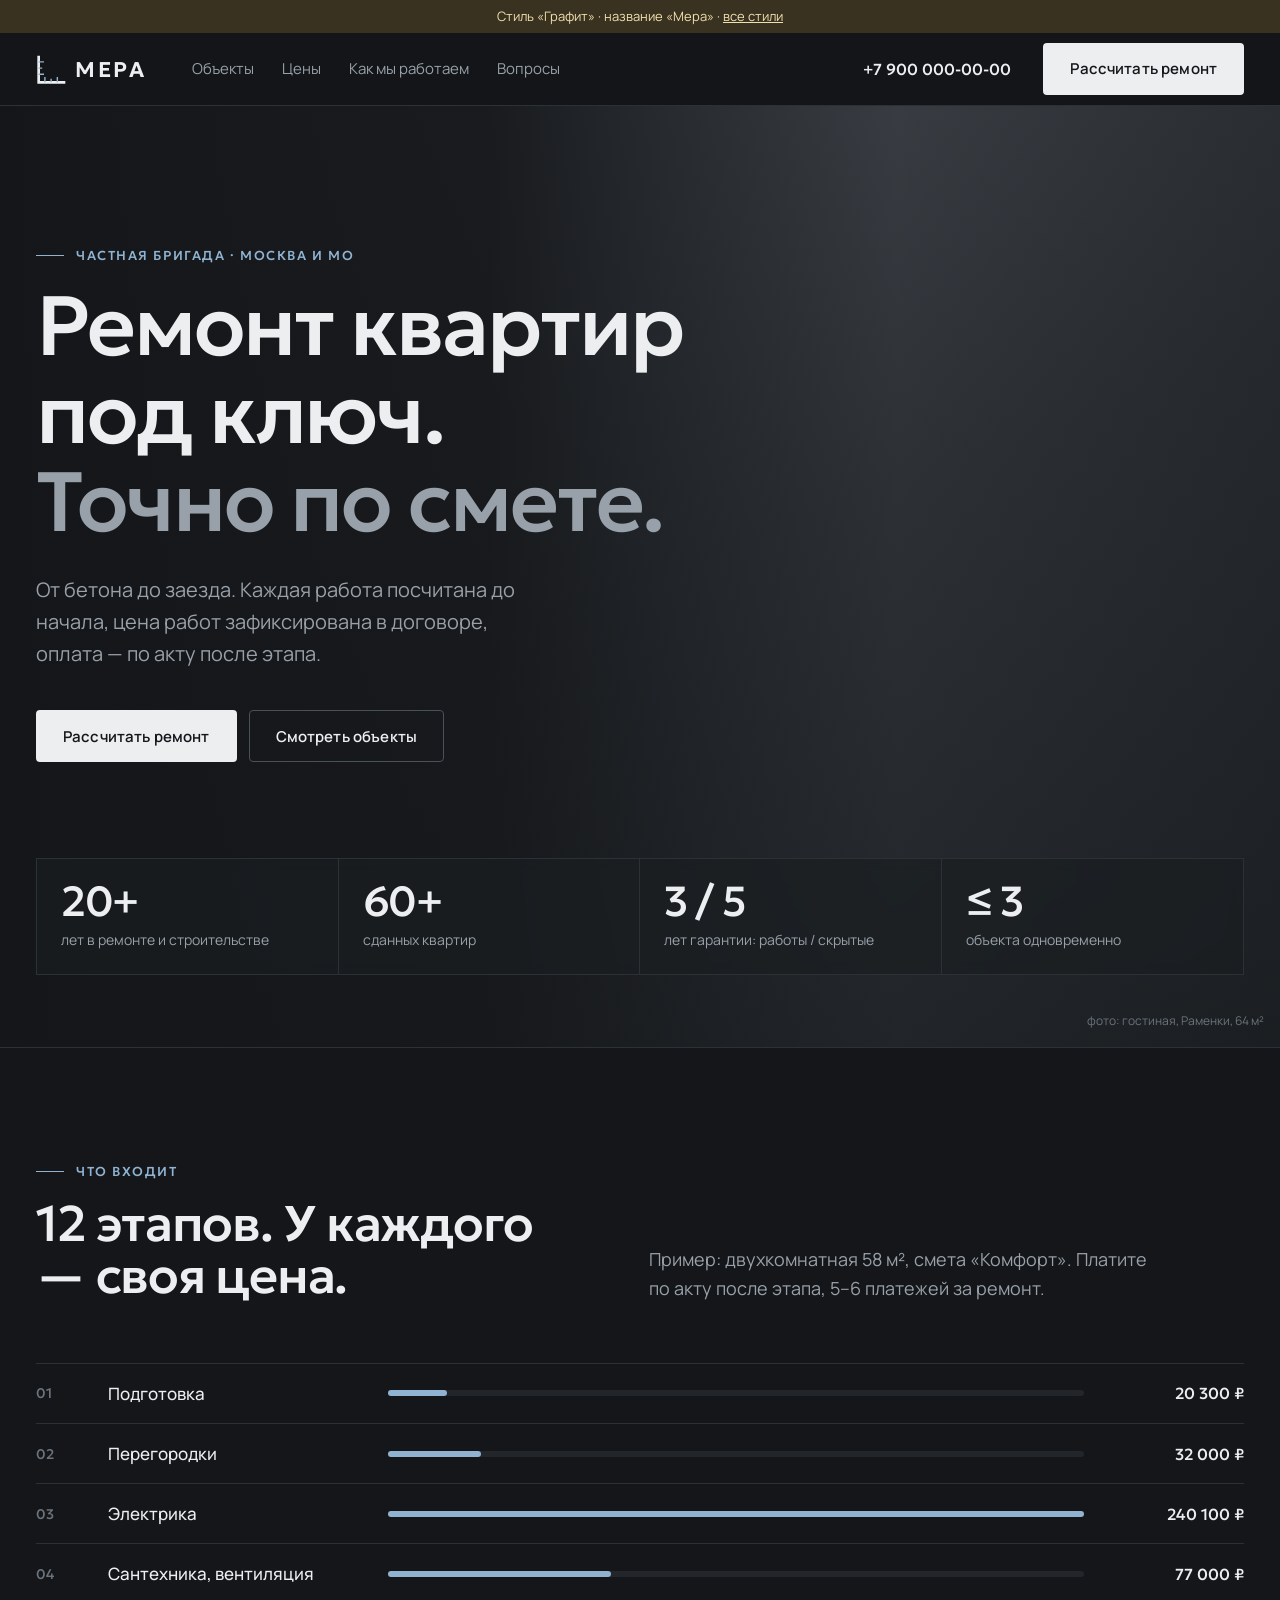
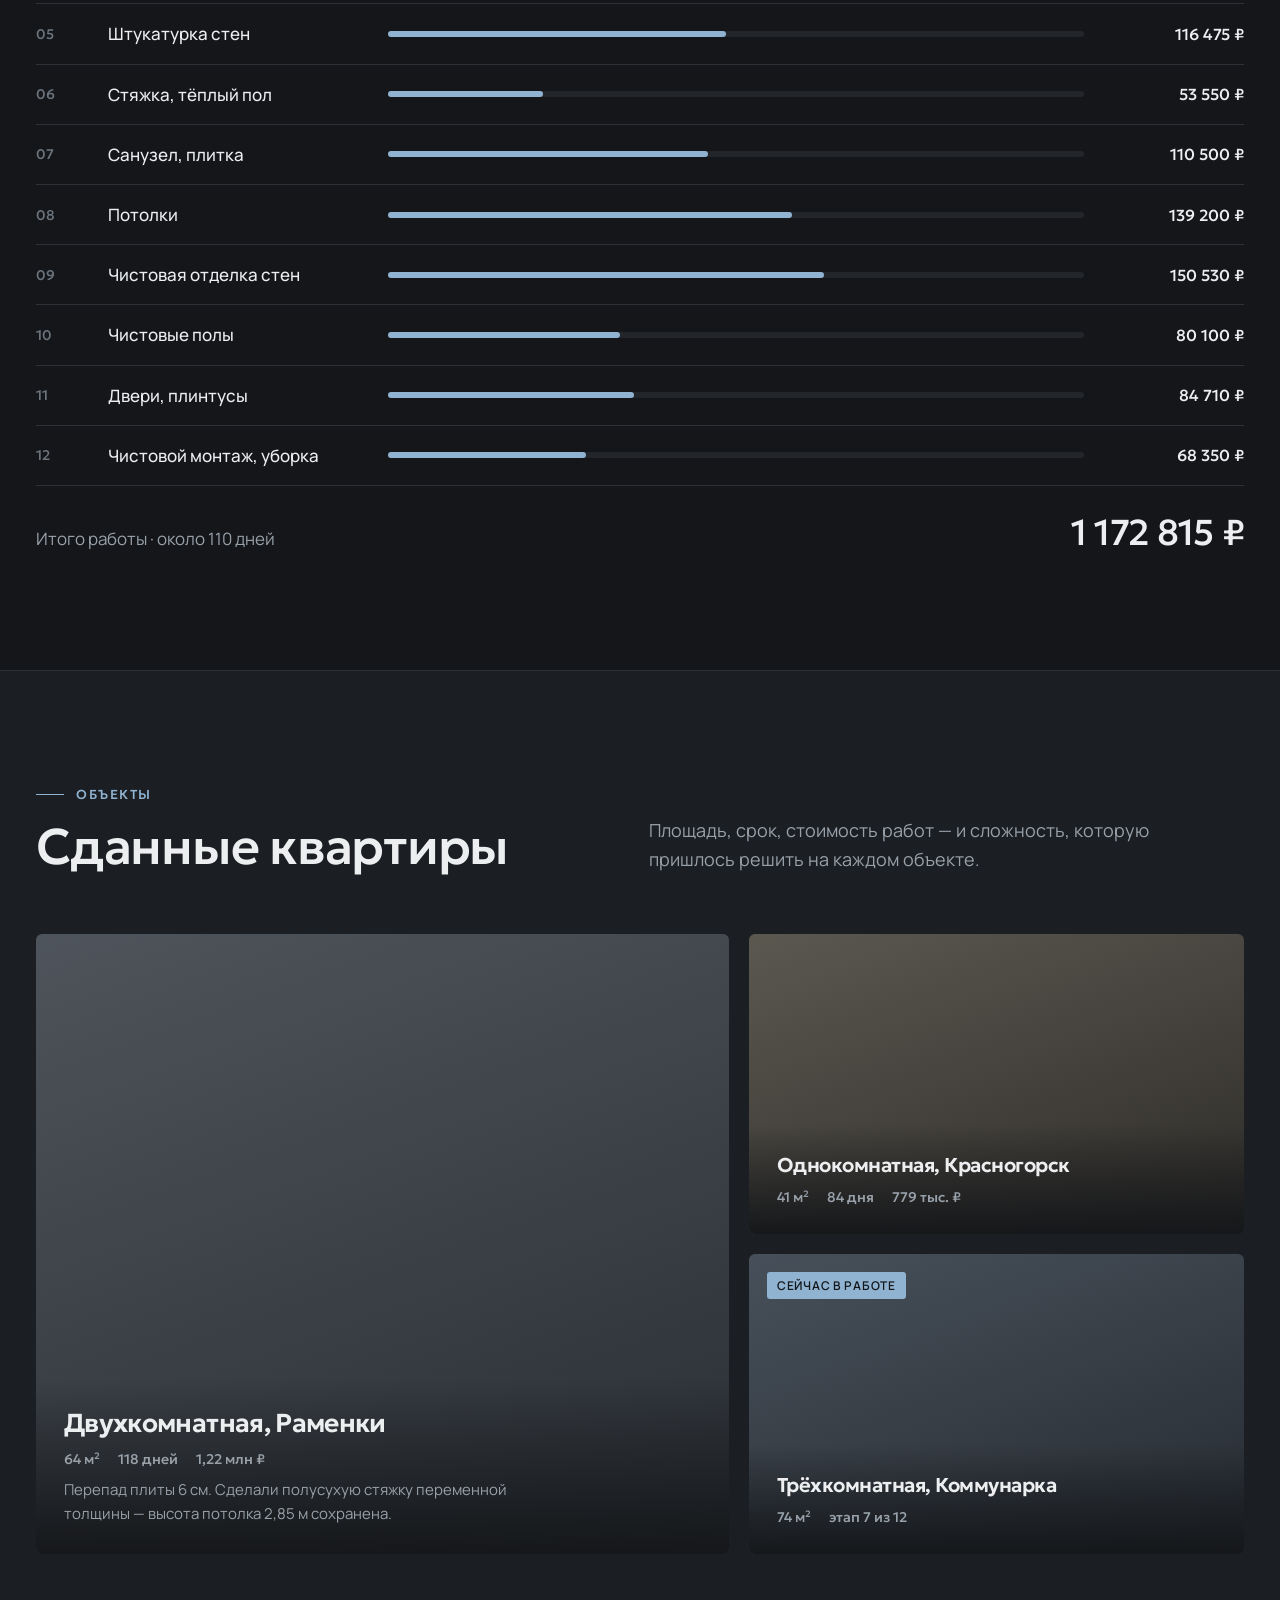
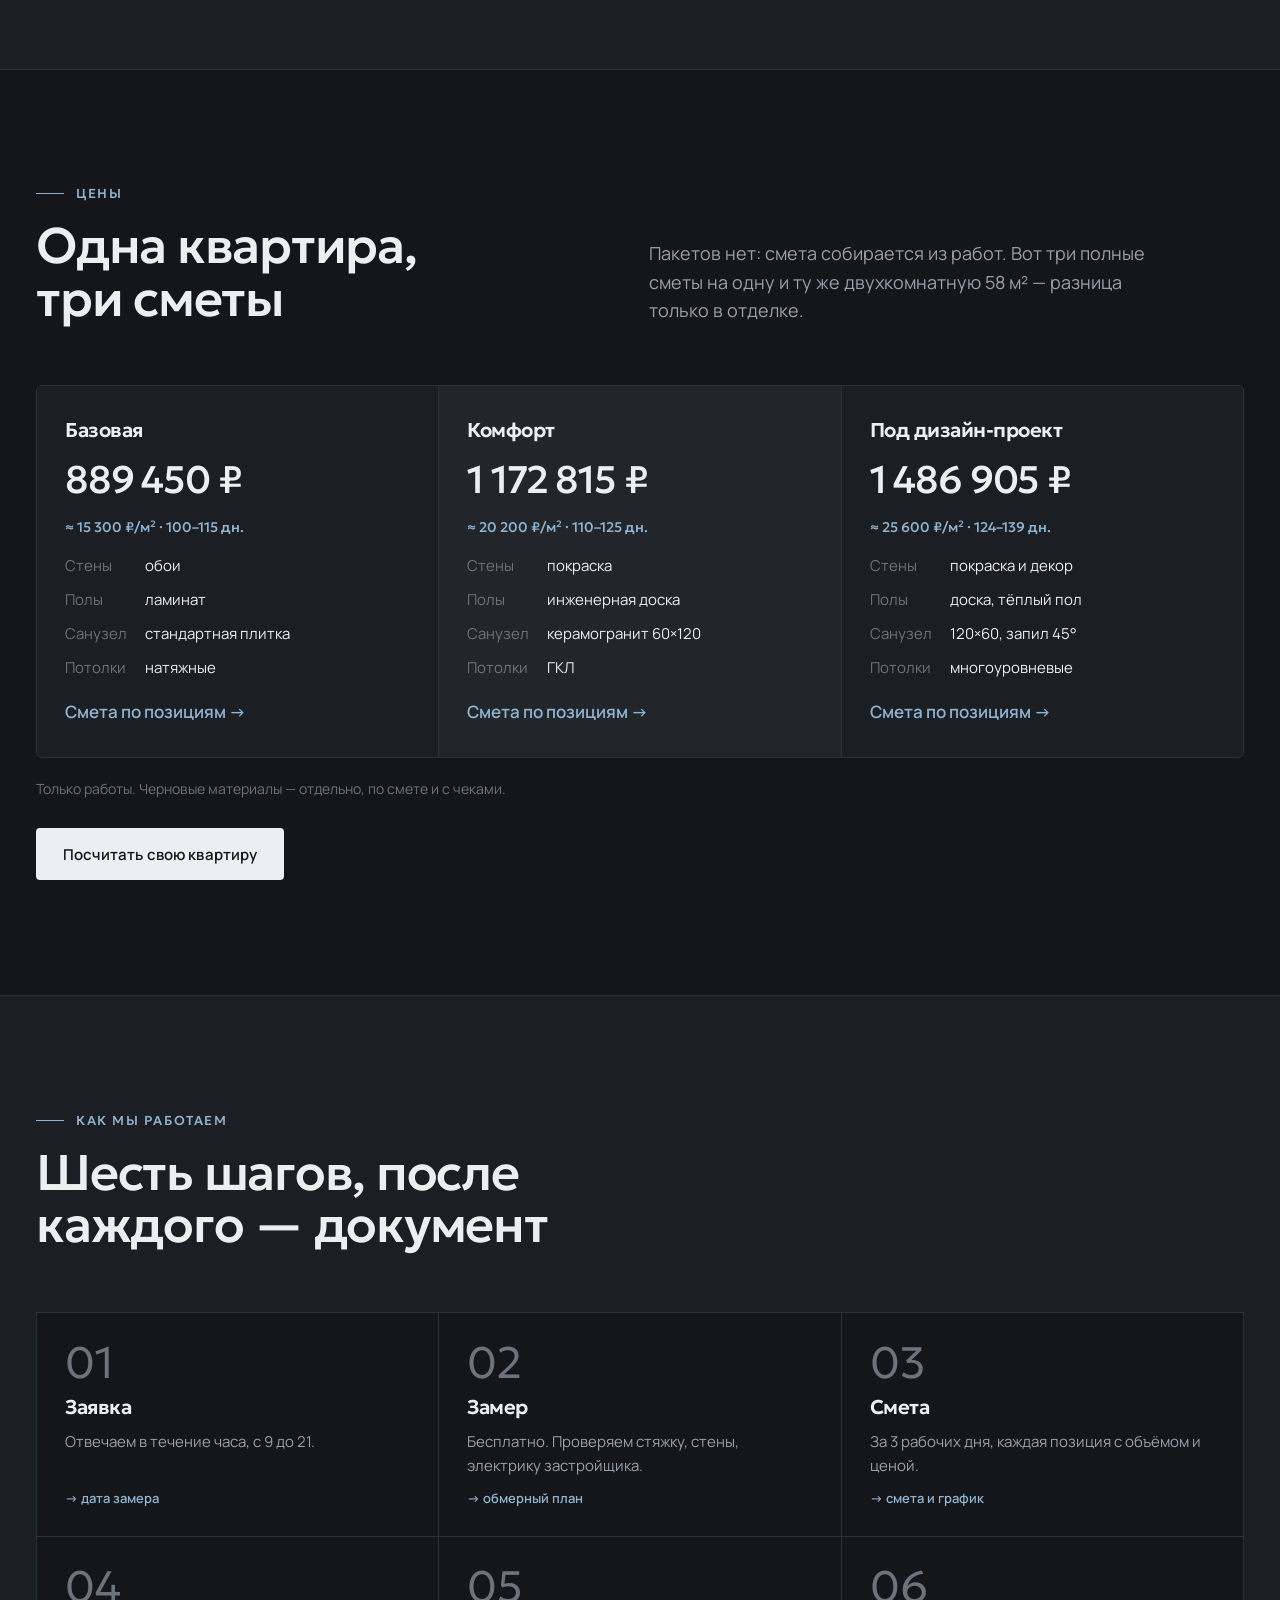
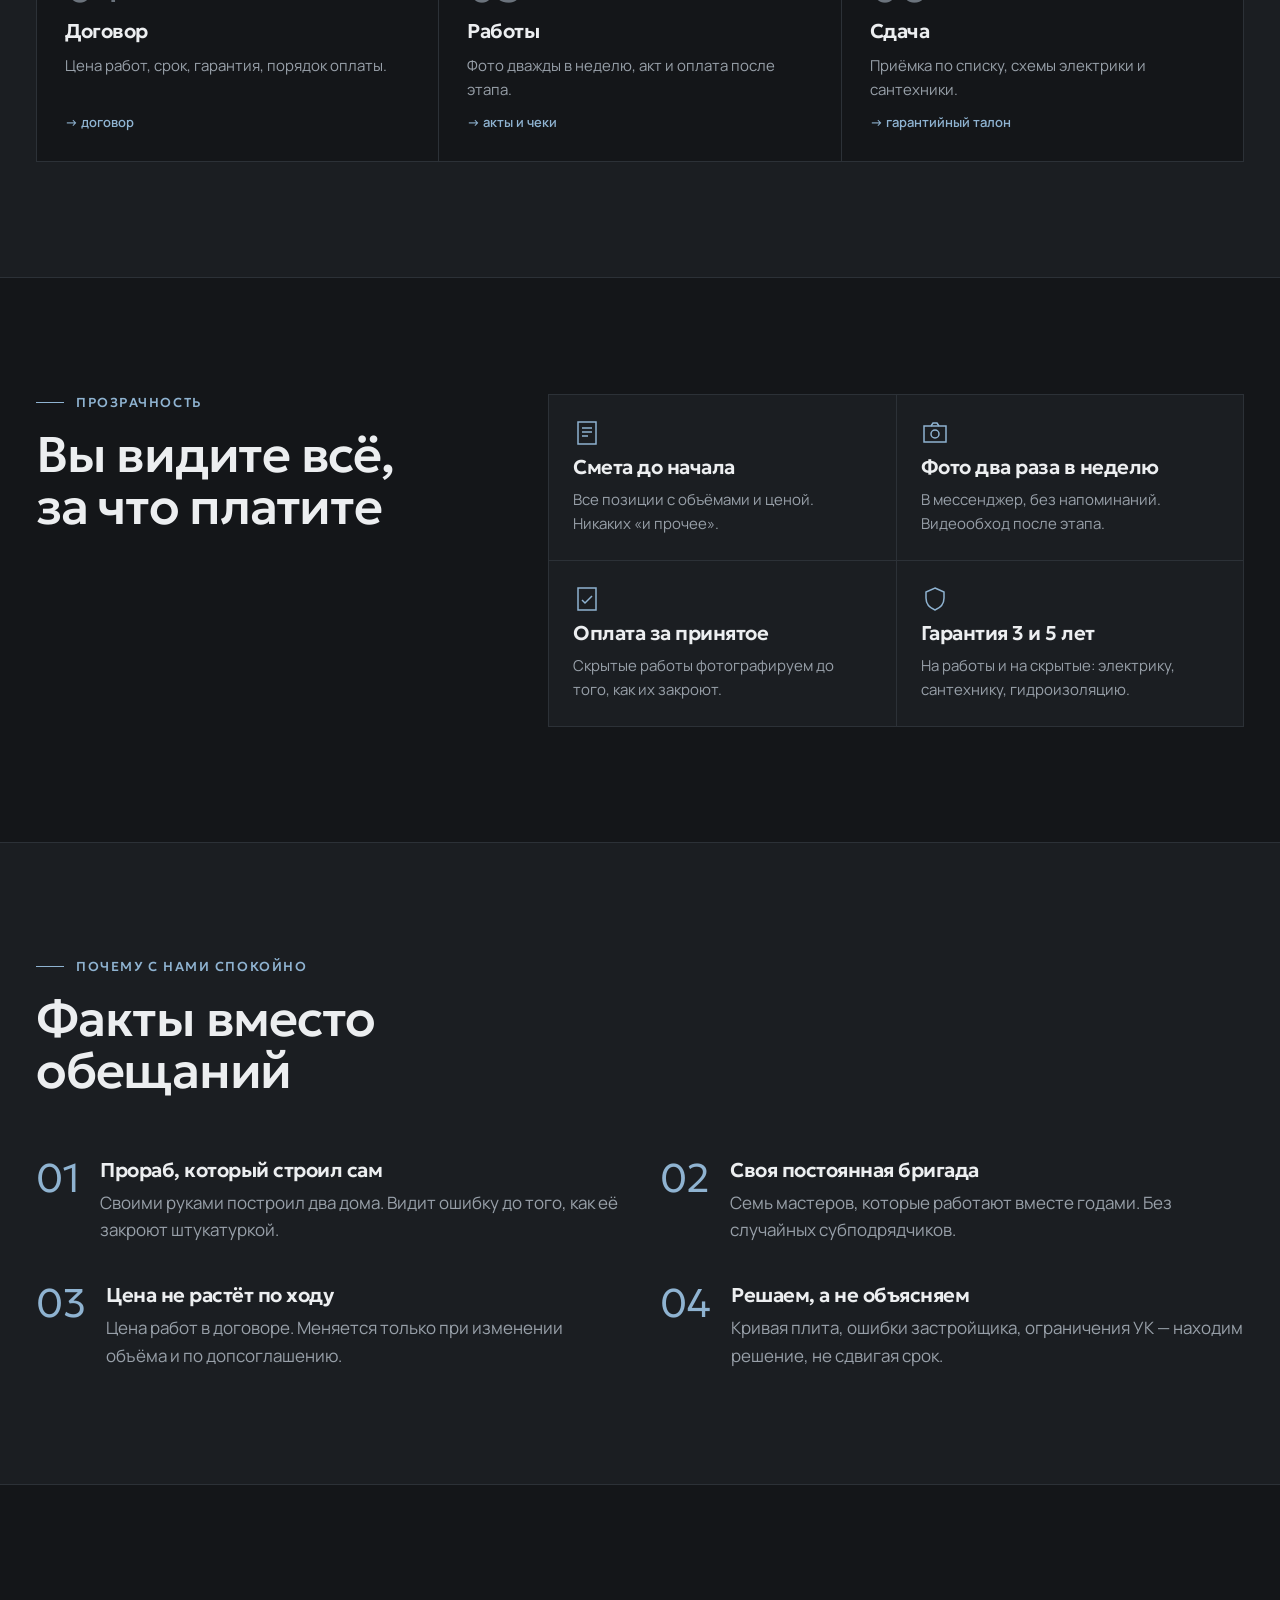
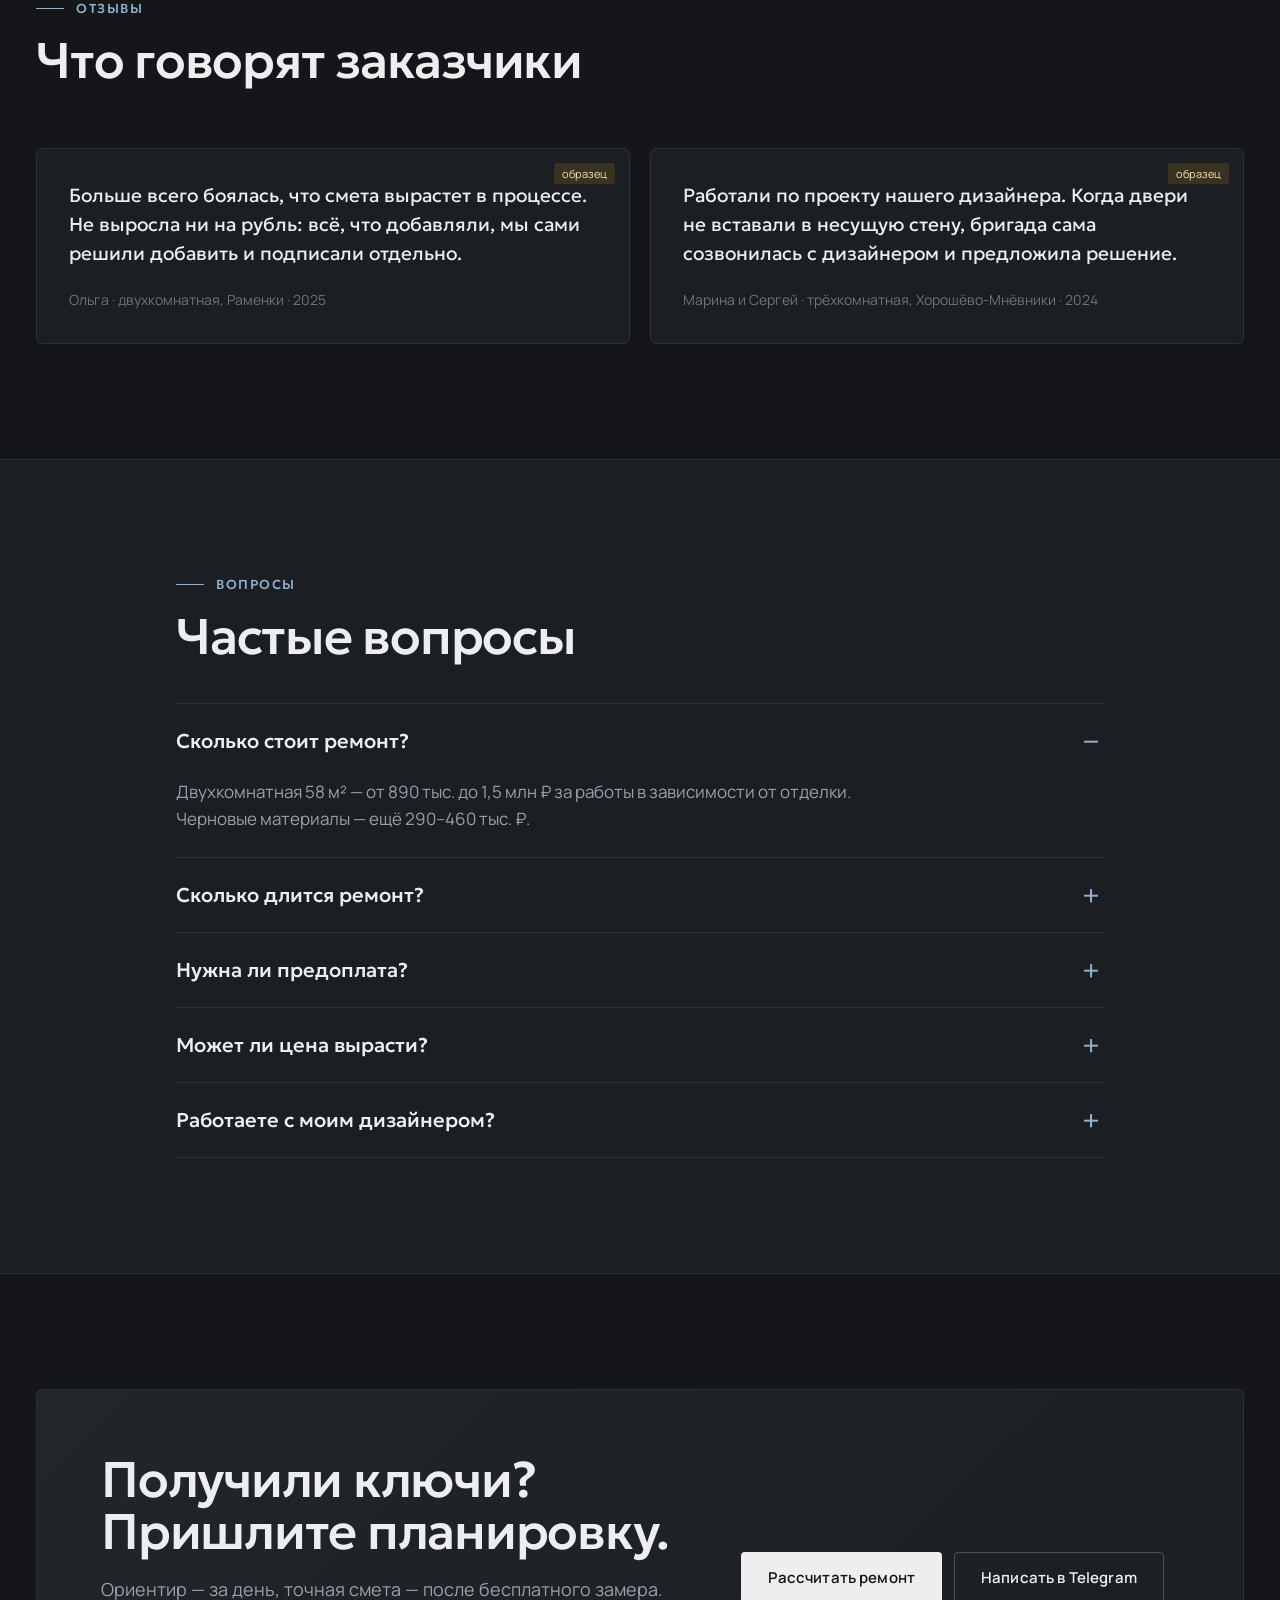
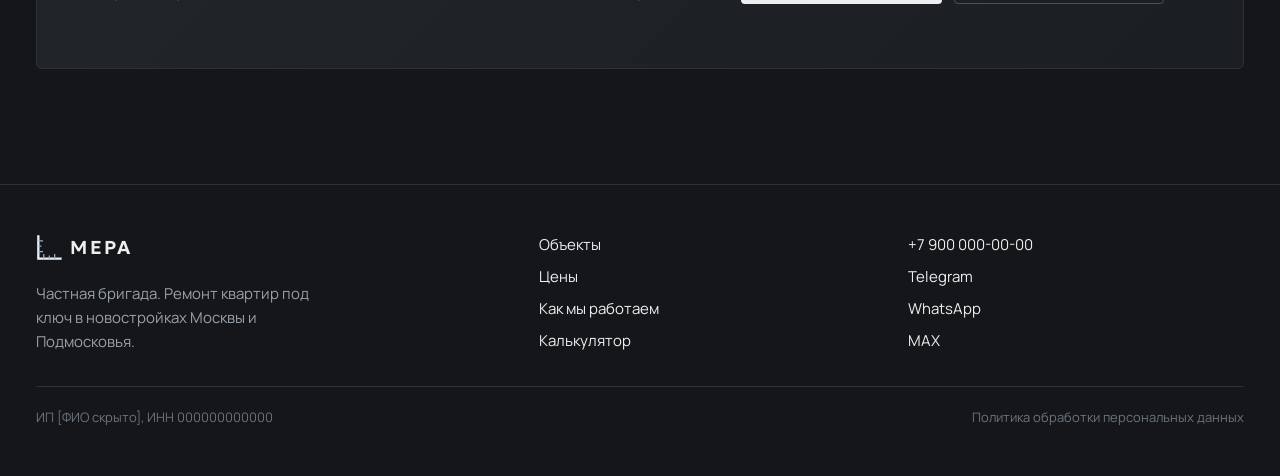
<file: mera/index.html>
<!doctype html>
<html lang="ru">
<head>
<meta charset="utf-8">
<meta name="viewport" content="width=device-width, initial-scale=1, viewport-fit=cover">
<meta name="robots" content="noindex, nofollow">
<title>Мера — ремонт квартир под ключ в Москве и Подмосковье</title>
<meta name="description" content="Ремонт квартир в новостройках под ключ: от бетона до заезда. Смета по позициям, оплата по актам, фотоотчёты. Москва и МО.">
<link rel="preconnect" href="https://fonts.googleapis.com">
<link rel="preconnect" href="https://fonts.gstatic.com" crossorigin>
<link rel="stylesheet" href="https://fonts.googleapis.com/css2?family=Geologica:wght@300;400;500;600;700&family=Manrope:wght@400;500;600&display=swap">
<style>
/* Стиль «Графит»: тёмная сдержанная тема без золота. Графит, холодный белый, стальной акцент. Как сайт производителя инструмента. */
:root{
  --bg:#141619; --panel:#1B1E22; --panel-2:#22262B; --line:#2C3137; --fg:#ECEEF0; --muted:#98A0A9; --dim:#6B737C;
  --steel:#8FB3D1; --steel-soft:#1F2A35;
  --f-head:"Geologica",system-ui,"Segoe UI",sans-serif; --f-body:"Manrope",system-ui,"Segoe UI",sans-serif;
  color-scheme:dark;
}
*,*::before,*::after{box-sizing:border-box}
html{scroll-behavior:smooth}
body{margin:0;background:var(--bg);color:var(--fg);font:17px/1.6 var(--f-body)}
a{color:var(--steel)}
:focus-visible{outline:2px solid var(--steel);outline-offset:2px}
h1,h2,h3{font-family:var(--f-head);margin:0;line-height:1.05;letter-spacing:-.025em;text-wrap:balance;font-weight:600}
h1{font-size:clamp(40px,6.6vw,84px);font-weight:500}
h2{font-size:clamp(30px,4.2vw,50px);font-weight:500}
h3{font-size:20px;line-height:1.25}
p{margin:0}
.num{font-variant-numeric:tabular-nums}
.wrap{max-width:1240px;margin:0 auto;padding-left:max(16px,env(safe-area-inset-left,0px));padding-right:max(16px,env(safe-area-inset-right,0px))}
.sec{padding-block:clamp(64px,9vw,120px);border-top:1px solid var(--line)}
.sec.panel{background:var(--panel)}
.head{display:grid;gap:18px;margin-bottom:clamp(36px,5vw,60px)}
@media (min-width:900px){.head{grid-template-columns:1fr 1fr;align-items:end}}
.head p{color:var(--muted);font-size:18px;max-width:520px}
.idx{font:500 13px var(--f-head);color:var(--steel);letter-spacing:.12em;text-transform:uppercase;display:flex;gap:12px;align-items:center;margin-bottom:18px}
.idx::before{content:"";width:28px;height:1px;background:var(--steel)}
.btn{display:inline-flex;align-items:center;justify-content:center;gap:10px;min-height:52px;padding:0 26px;font:600 15px var(--f-body);letter-spacing:.01em;text-decoration:none;border:1px solid transparent;border-radius:4px;white-space:nowrap}
.btn.p{background:var(--fg);color:var(--bg)}.btn.p:hover{background:#fff}
.btn.s{border-color:#4A5058;color:var(--fg)}.btn.s:hover{border-color:var(--fg)}
.btns{display:flex;gap:12px;flex-wrap:wrap}
.flag{background:#3A3220;color:#F1DFAE;font-size:13px;text-align:center;padding:6px 16px}
.flag a{color:#F1DFAE}

/* шапка */
header.top{position:sticky;top:env(safe-area-inset-top,0px);z-index:20;background:rgba(20,22,25,.88);backdrop-filter:blur(12px);border-bottom:1px solid var(--line)}
header.top .wrap{display:flex;align-items:center;gap:32px;min-height:72px}
.nav{display:none;gap:28px;font-size:15px}
.nav a{color:var(--muted);text-decoration:none;white-space:nowrap}
.nav a:hover{color:var(--fg)}
.hphone{margin-left:auto;font:500 16px var(--f-head);color:var(--fg);text-decoration:none;white-space:nowrap}
.hcta{display:none}
@media (min-width:1100px){.nav{display:flex}.hcta{display:inline-flex}}

/* hero */
.hero{position:relative;overflow:hidden}
.hero .bgphoto{position:absolute;inset:0;background:
  linear-gradient(90deg,rgba(20,22,25,1) 0%,rgba(20,22,25,.92) 38%,rgba(20,22,25,.35) 70%,rgba(20,22,25,.55) 100%),
  linear-gradient(160deg,#5A6068 0%,#3A3F45 50%,#24282C 100%)}
.hero .bgphoto::after{content:"фото: гостиная, Раменки, 64 м²";position:absolute;right:max(16px,env(safe-area-inset-right,0px));bottom:16px;font-size:12px;color:var(--dim)}
.hero .wrap{position:relative;padding-block:clamp(72px,11vw,150px) clamp(48px,6vw,72px)}
.hero h1{max-width:820px}
.hero h1 span{color:var(--muted)}
.hero .lead{font-size:clamp(18px,1.6vw,20px);color:var(--muted);max-width:520px;margin:28px 0 40px}
.specs{display:grid;grid-template-columns:repeat(2,1fr);margin-top:clamp(56px,8vw,96px);border:1px solid var(--line);background:rgba(27,30,34,.7);backdrop-filter:blur(6px)}
@media (min-width:760px){.specs{grid-template-columns:repeat(4,1fr)}}
.specs div{padding:22px 24px;border-right:1px solid var(--line);border-bottom:1px solid var(--line);display:flex;flex-direction:column;gap:6px}
@media (min-width:760px){.specs div{border-bottom:0}.specs div:last-child{border-right:0}}
.specs b{font:500 clamp(30px,3.4vw,42px)/1 var(--f-head);letter-spacing:-.03em}
.specs span{font-size:14px;color:var(--muted)}

/* этапы: шкала */
.scale{display:flex;flex-direction:column;border-top:1px solid var(--line)}
.srow{display:grid;grid-template-columns:44px 1fr auto;gap:8px 20px;align-items:center;padding:16px 0;border-bottom:1px solid var(--line)}
@media (min-width:860px){.srow{grid-template-columns:52px 260px 1fr 140px}}
.srow .n{font:500 14px var(--f-head);color:var(--dim)}
.srow .name{font-weight:500}
.srow .track{grid-column:1/-1;height:6px;background:var(--panel-2);position:relative;border-radius:3px}
@media (min-width:860px){.srow .track{grid-column:auto}}
.srow .track i{position:absolute;left:0;top:0;bottom:0;background:var(--steel);border-radius:3px}
.srow .sum{font:500 16px var(--f-head);text-align:right;white-space:nowrap}
@media (max-width:859px){.srow .sum{grid-row:1;grid-column:3}}
.total{display:flex;justify-content:space-between;align-items:baseline;flex-wrap:wrap;gap:12px;padding-top:24px}
.total b{font:500 clamp(28px,3vw,36px) var(--f-head);letter-spacing:-.02em}
.total span{color:var(--muted)}

/* объекты */
.objs{display:grid;gap:20px}
@media (min-width:900px){.objs{grid-template-columns:1.4fr 1fr;grid-template-rows:auto auto}}
.obj{position:relative;display:block;overflow:hidden;border-radius:6px;text-decoration:none;color:var(--fg);min-height:300px;background:linear-gradient(160deg,#4E545B,#2A2E33)}
.obj.b{background:linear-gradient(160deg,#5B5850,#2E2C29)}
.obj.c{background:linear-gradient(160deg,#47505A,#262B31)}
@media (min-width:900px){.obj.big{grid-row:span 2;min-height:620px}}
.obj .ov{position:absolute;inset:auto 0 0 0;padding:28px;background:linear-gradient(0deg,rgba(20,22,25,.95),rgba(20,22,25,0));display:flex;flex-direction:column;gap:10px}
.obj .meta{display:flex;gap:18px;flex-wrap:wrap;font:500 14px var(--f-head);color:var(--muted)}
.obj p{color:var(--muted);font-size:15px;max-width:52ch}
.obj .now{position:absolute;top:18px;left:18px;font-size:12px;font-weight:600;letter-spacing:.06em;text-transform:uppercase;background:var(--steel);color:var(--bg);padding:4px 10px;border-radius:3px}
.obj:hover h3{color:var(--steel)}

/* сметы */
.est{display:grid;gap:1px;background:var(--line);border:1px solid var(--line);border-radius:6px;overflow:hidden}
@media (min-width:900px){.est{grid-template-columns:repeat(3,1fr)}}
.est > div{background:var(--panel);padding:32px 28px;display:flex;flex-direction:column;gap:18px}
.est > div.hl{background:var(--panel-2)}
.est .t{font:500 clamp(30px,3vw,40px)/1 var(--f-head);letter-spacing:-.03em}
.est .per{color:var(--steel);font:500 14px var(--f-head)}
.est dl{margin:0;display:grid;grid-template-columns:auto 1fr;gap:10px 18px;font-size:15px}
.est dt{color:var(--dim)}
.est dd{margin:0;color:var(--fg)}
.est a{margin-top:auto;font-weight:600;text-decoration:none}
.note{color:var(--dim);font-size:14px;margin-top:20px}

/* процесс */
.steps{display:grid;gap:1px;background:var(--line);border:1px solid var(--line)}
@media (min-width:760px){.steps{grid-template-columns:repeat(3,1fr)}}
.steps > div{background:var(--bg);padding:28px;display:flex;flex-direction:column;gap:10px}
.steps .n{font:300 44px/1 var(--f-head);color:var(--dim)}
.steps p{color:var(--muted);font-size:15px}
.steps .doc{margin-top:auto;font-size:13px;color:var(--steel);font-weight:600}

/* прозрачность */
.trans{display:grid;gap:48px;align-items:start}
@media (min-width:960px){.trans{grid-template-columns:.8fr 1.2fr}}
.tgrid{display:grid;gap:1px;background:var(--line);border:1px solid var(--line)}
@media (min-width:640px){.tgrid{grid-template-columns:repeat(2,1fr)}}
.tgrid > div{background:var(--panel);padding:24px;display:flex;flex-direction:column;gap:8px}
.tgrid svg{width:28px;height:28px;color:var(--steel)}
.tgrid p{color:var(--muted);font-size:15px}

/* почему */
.why{display:grid;gap:40px}
@media (min-width:760px){.why{grid-template-columns:repeat(2,1fr)}}
.why > div{display:grid;grid-template-columns:auto 1fr;gap:6px 20px}
.why b{grid-row:span 2;font:300 40px/1 var(--f-head);color:var(--steel)}
.why p{color:var(--muted)}

/* отзывы */
.revs{display:grid;gap:20px}
@media (min-width:860px){.revs{grid-template-columns:repeat(2,1fr)}}
.rev{background:var(--panel);border:1px solid var(--line);border-radius:6px;padding:32px;display:flex;flex-direction:column;gap:20px;position:relative;margin:0}
.rev blockquote{margin:0;font:400 19px/1.55 var(--f-head)}
.rev footer{color:var(--dim);font-size:14px}
.sample{position:absolute;top:14px;right:14px;font-size:11px;background:#3A3220;color:#F1DFAE;padding:2px 8px;border-radius:3px}

/* faq */
.faq details{border-bottom:1px solid var(--line)}
.faq details:first-child{border-top:1px solid var(--line)}
.faq summary{list-style:none;cursor:pointer;padding:24px 48px 24px 0;font:500 20px var(--f-head);position:relative}
.faq summary::-webkit-details-marker{display:none}
.faq summary::after{content:"+";position:absolute;right:4px;top:20px;font:300 28px var(--f-head);color:var(--steel)}
.faq details[open] summary::after{content:"−"}
.faq details p{padding:0 0 24px;color:var(--muted);max-width:70ch}

/* CTA, подвал */
.cta .box{border:1px solid var(--line);border-radius:6px;padding:clamp(28px,5vw,64px);background:linear-gradient(135deg,var(--panel-2),var(--panel));display:grid;gap:28px}
@media (min-width:900px){.cta .box{grid-template-columns:1.4fr 1fr;align-items:end}}
.cta p{color:var(--muted);margin-top:16px;font-size:18px}
footer.site{border-top:1px solid var(--line);color:var(--muted);font-size:15px}
footer.site .wrap{padding-block:48px;display:grid;gap:32px}
@media (min-width:860px){footer.site .wrap{grid-template-columns:1.4fr 1fr 1fr}}
footer.site a{color:var(--fg);text-decoration:none}
footer.site ul{list-style:none;margin:0;padding:0;display:flex;flex-direction:column;gap:8px}
footer.site .legal{grid-column:1/-1;border-top:1px solid var(--line);padding-top:20px;font-size:13px;display:flex;flex-wrap:wrap;gap:8px 24px;justify-content:space-between;color:var(--dim)}
.bar{position:fixed;left:0;right:0;bottom:0;z-index:30;display:grid;grid-template-columns:repeat(4,1fr);background:var(--panel);border-top:1px solid var(--line);padding-bottom:env(safe-area-inset-bottom,0px);padding-left:env(safe-area-inset-left,0px);padding-right:env(safe-area-inset-right,0px)}
.bar a{min-height:64px;display:grid;place-items:center;text-decoration:none;color:var(--fg);font-size:13px;font-weight:600;border-right:1px solid var(--line)}
.bar a:first-child{background:var(--fg);color:var(--bg)}
.bar a:last-child{border-right:0}
@media (min-width:900px){.bar{display:none}}
</style>
</head>
<body>

<div class="flag">Стиль «Графит» · название «Мера» · <a href="../styles.html">все стили</a></div>

<header class="top">
  <div class="wrap">
    <a href="#" aria-label="Мера — на главную" style="display:flex">
      <svg viewBox="0 0 140 36" height="32" role="img" aria-label="Мера">
        <path d="M3 3 V33 H33" fill="none" stroke="#ECEEF0" stroke-width="3"/>
        <path d="M3 10 h6 M3 17 h4 M3 24 h6 M10 33 v-6 M17 33 v-4 M24 33 v-6" stroke="#8FB3D1" stroke-width="1.6"/>
        <text x="44" y="27" font-family="Geologica, sans-serif" font-weight="600" font-size="24" letter-spacing="3" fill="#ECEEF0">МЕРА</text>
      </svg>
    </a>
    <nav class="nav" aria-label="Меню"><a href="#objects">Объекты</a><a href="#prices">Цены</a><a href="#process">Как мы работаем</a><a href="#faq">Вопросы</a></nav>
    <a class="hphone" href="tel:+79000000000">+7 900 000-00-00</a>
    <a class="btn p hcta" href="../kalkulyator.html">Рассчитать ремонт</a>
  </div>
</header>

<main>

<section class="hero">
  <div class="bgphoto" aria-hidden="true"></div>
  <div class="wrap">
    <span class="idx">Частная бригада · Москва и МО</span>
    <h1>Ремонт квартир под ключ. <span>Точно по смете.</span></h1>
    <p class="lead">От бетона до заезда. Каждая работа посчитана до начала, цена работ зафиксирована в договоре, оплата — по акту после этапа.</p>
    <div class="btns"><a class="btn p" href="../kalkulyator.html">Рассчитать ремонт</a><a class="btn s" href="#objects">Смотреть объекты</a></div>
    <div class="specs">
      <div><b class="num">20+</b><span>лет в ремонте и строительстве</span></div>
      <div><b class="num">60+</b><span>сданных квартир</span></div>
      <div><b class="num">3 / 5</b><span>лет гарантии: работы / скрытые</span></div>
      <div><b class="num">≤ 3</b><span>объекта одновременно</span></div>
    </div>
  </div>
</section>

<section class="sec">
  <div class="wrap">
    <div class="head"><div><span class="idx">Что входит</span><h2>12 этапов. У каждого — своя цена.</h2></div><p>Пример: двухкомнатная 58 м², смета «Комфорт». Платите по акту после этапа, 5–6 платежей за ремонт.</p></div>
    <div class="scale">
      <div class="srow"><span class="n">01</span><span class="name">Подготовка</span><span class="track"><i style="width:8.5%"></i></span><span class="sum num">20 300 ₽</span></div>
      <div class="srow"><span class="n">02</span><span class="name">Перегородки</span><span class="track"><i style="width:13.3%"></i></span><span class="sum num">32 000 ₽</span></div>
      <div class="srow"><span class="n">03</span><span class="name">Электрика</span><span class="track"><i style="width:100%"></i></span><span class="sum num">240 100 ₽</span></div>
      <div class="srow"><span class="n">04</span><span class="name">Сантехника, вентиляция</span><span class="track"><i style="width:32%"></i></span><span class="sum num">77 000 ₽</span></div>
      <div class="srow"><span class="n">05</span><span class="name">Штукатурка стен</span><span class="track"><i style="width:48.5%"></i></span><span class="sum num">116 475 ₽</span></div>
      <div class="srow"><span class="n">06</span><span class="name">Стяжка, тёплый пол</span><span class="track"><i style="width:22.3%"></i></span><span class="sum num">53 550 ₽</span></div>
      <div class="srow"><span class="n">07</span><span class="name">Санузел, плитка</span><span class="track"><i style="width:46%"></i></span><span class="sum num">110 500 ₽</span></div>
      <div class="srow"><span class="n">08</span><span class="name">Потолки</span><span class="track"><i style="width:58%"></i></span><span class="sum num">139 200 ₽</span></div>
      <div class="srow"><span class="n">09</span><span class="name">Чистовая отделка стен</span><span class="track"><i style="width:62.7%"></i></span><span class="sum num">150 530 ₽</span></div>
      <div class="srow"><span class="n">10</span><span class="name">Чистовые полы</span><span class="track"><i style="width:33.4%"></i></span><span class="sum num">80 100 ₽</span></div>
      <div class="srow"><span class="n">11</span><span class="name">Двери, плинтусы</span><span class="track"><i style="width:35.3%"></i></span><span class="sum num">84 710 ₽</span></div>
      <div class="srow"><span class="n">12</span><span class="name">Чистовой монтаж, уборка</span><span class="track"><i style="width:28.5%"></i></span><span class="sum num">68 350 ₽</span></div>
    </div>
    <div class="total"><span>Итого работы · около 110 дней</span><b class="num">1 172 815 ₽</b></div>
  </div>
</section>

<section class="sec panel" id="objects">
  <div class="wrap">
    <div class="head"><div><span class="idx">Объекты</span><h2>Сданные квартиры</h2></div><p>Площадь, срок, стоимость работ — и сложность, которую пришлось решить на каждом объекте.</p></div>
    <div class="objs">
      <a class="obj big" href="../obekt.html"><div class="ov"><h3 style="font-size:26px">Двухкомнатная, Раменки</h3><div class="meta num"><span>64 м²</span><span>118 дней</span><span>1,22 млн ₽</span></div><p>Перепад плиты 6 см. Сделали полусухую стяжку переменной толщины — высота потолка 2,85 м сохранена.</p></div></a>
      <a class="obj b" href="../obekt.html"><div class="ov"><h3>Однокомнатная, Красногорск</h3><div class="meta num"><span>41 м²</span><span>84 дня</span><span>779 тыс. ₽</span></div></div></a>
      <a class="obj c" href="../obekt.html"><span class="now">Сейчас в работе</span><div class="ov"><h3>Трёхкомнатная, Коммунарка</h3><div class="meta num"><span>74 м²</span><span>этап 7 из 12</span></div></div></a>
    </div>
  </div>
</section>

<section class="sec" id="prices">
  <div class="wrap">
    <div class="head"><div><span class="idx">Цены</span><h2>Одна квартира, три сметы</h2></div><p>Пакетов нет: смета собирается из работ. Вот три полные сметы на одну и ту же двухкомнатную 58 м² — разница только в отделке.</p></div>
    <div class="est">
      <div><h3>Базовая</h3><span class="t num">889 450 ₽</span><span class="per">≈ 15 300 ₽/м² · 100–115 дн.</span>
        <dl><dt>Стены</dt><dd>обои</dd><dt>Полы</dt><dd>ламинат</dd><dt>Санузел</dt><dd>стандартная плитка</dd><dt>Потолки</dt><dd>натяжные</dd></dl><a href="../smeta.html#base">Смета по позициям →</a></div>
      <div class="hl"><h3>Комфорт</h3><span class="t num">1 172 815 ₽</span><span class="per">≈ 20 200 ₽/м² · 110–125 дн.</span>
        <dl><dt>Стены</dt><dd>покраска</dd><dt>Полы</dt><dd>инженерная доска</dd><dt>Санузел</dt><dd>керамогранит 60×120</dd><dt>Потолки</dt><dd>ГКЛ</dd></dl><a href="../smeta.html#comfort">Смета по позициям →</a></div>
      <div><h3>Под дизайн-проект</h3><span class="t num">1 486 905 ₽</span><span class="per">≈ 25 600 ₽/м² · 124–139 дн.</span>
        <dl><dt>Стены</dt><dd>покраска и декор</dd><dt>Полы</dt><dd>доска, тёплый пол</dd><dt>Санузел</dt><dd>120×60, запил 45°</dd><dt>Потолки</dt><dd>многоуровневые</dd></dl><a href="../smeta.html#design">Смета по позициям →</a></div>
    </div>
    <p class="note">Только работы. Черновые материалы — отдельно, по смете и с чеками.</p>
    <div class="btns" style="margin-top:28px"><a class="btn p" href="../kalkulyator.html">Посчитать свою квартиру</a></div>
  </div>
</section>

<section class="sec panel" id="process">
  <div class="wrap">
    <div class="head"><div><span class="idx">Как мы работаем</span><h2>Шесть шагов, после каждого — документ</h2></div></div>
    <div class="steps">
      <div><span class="n">01</span><h3>Заявка</h3><p>Отвечаем в течение часа, с 9 до 21.</p><span class="doc">→ дата замера</span></div>
      <div><span class="n">02</span><h3>Замер</h3><p>Бесплатно. Проверяем стяжку, стены, электрику застройщика.</p><span class="doc">→ обмерный план</span></div>
      <div><span class="n">03</span><h3>Смета</h3><p>За 3 рабочих дня, каждая позиция с объёмом и ценой.</p><span class="doc">→ смета и график</span></div>
      <div><span class="n">04</span><h3>Договор</h3><p>Цена работ, срок, гарантия, порядок оплаты.</p><span class="doc">→ договор</span></div>
      <div><span class="n">05</span><h3>Работы</h3><p>Фото дважды в неделю, акт и оплата после этапа.</p><span class="doc">→ акты и чеки</span></div>
      <div><span class="n">06</span><h3>Сдача</h3><p>Приёмка по списку, схемы электрики и сантехники.</p><span class="doc">→ гарантийный талон</span></div>
    </div>
  </div>
</section>

<section class="sec">
  <div class="wrap">
    <div class="trans">
      <div><span class="idx">Прозрачность</span><h2>Вы видите всё, за что платите</h2></div>
      <div class="tgrid">
        <div><svg viewBox="0 0 28 28" fill="none" stroke="currentColor" stroke-width="1.5"><rect x="5" y="3" width="18" height="22"/><path d="M9 9h10M9 13h10M9 17h6"/></svg><h3>Смета до начала</h3><p>Все позиции с объёмами и ценой. Никаких «и прочее».</p></div>
        <div><svg viewBox="0 0 28 28" fill="none" stroke="currentColor" stroke-width="1.5"><rect x="3" y="7" width="22" height="16"/><circle cx="14" cy="15" r="4"/><path d="M10 7l2-3h4l2 3"/></svg><h3>Фото два раза в неделю</h3><p>В мессенджер, без напоминаний. Видеообход после этапа.</p></div>
        <div><svg viewBox="0 0 28 28" fill="none" stroke="currentColor" stroke-width="1.5"><rect x="5" y="3" width="18" height="22"/><path d="M9 15l3 3 7-7"/></svg><h3>Оплата за принятое</h3><p>Скрытые работы фотографируем до того, как их закроют.</p></div>
        <div><svg viewBox="0 0 28 28" fill="none" stroke="currentColor" stroke-width="1.5"><path d="M14 3l9 4v6c0 6-4 10-9 12-5-2-9-6-9-12V7z"/></svg><h3>Гарантия 3 и 5 лет</h3><p>На работы и на скрытые: электрику, сантехнику, гидроизоляцию.</p></div>
      </div>
    </div>
  </div>
</section>

<section class="sec panel">
  <div class="wrap">
    <div class="head"><div><span class="idx">Почему с нами спокойно</span><h2>Факты вместо обещаний</h2></div></div>
    <div class="why">
      <div><b>01</b><h3>Прораб, который строил сам</h3><p>Своими руками построил два дома. Видит ошибку до того, как её закроют штукатуркой.</p></div>
      <div><b>02</b><h3>Своя постоянная бригада</h3><p>Семь мастеров, которые работают вместе годами. Без случайных субподрядчиков.</p></div>
      <div><b>03</b><h3>Цена не растёт по ходу</h3><p>Цена работ в договоре. Меняется только при изменении объёма и по допсоглашению.</p></div>
      <div><b>04</b><h3>Решаем, а не объясняем</h3><p>Кривая плита, ошибки застройщика, ограничения УК — находим решение, не сдвигая срок.</p></div>
    </div>
  </div>
</section>

<section class="sec">
  <div class="wrap">
    <div class="head"><div><span class="idx">Отзывы</span><h2>Что говорят заказчики</h2></div></div>
    <div class="revs">
      <figure class="rev"><span class="sample">образец</span><blockquote>Больше всего боялась, что смета вырастет в процессе. Не выросла ни на рубль: всё, что добавляли, мы сами решили добавить и подписали отдельно.</blockquote><footer>Ольга · двухкомнатная, Раменки · 2025</footer></figure>
      <figure class="rev"><span class="sample">образец</span><blockquote>Работали по проекту нашего дизайнера. Когда двери не вставали в несущую стену, бригада сама созвонилась с дизайнером и предложила решение.</blockquote><footer>Марина и Сергей · трёхкомнатная, Хорошёво-Мнёвники · 2024</footer></figure>
    </div>
  </div>
</section>

<section class="sec panel" id="faq">
  <div class="wrap" style="max-width:960px">
    <span class="idx">Вопросы</span><h2 style="margin-bottom:40px">Частые вопросы</h2>
    <div class="faq">
      <details open><summary>Сколько стоит ремонт?</summary><p>Двухкомнатная 58 м² — от 890 тыс. до 1,5 млн ₽ за работы в зависимости от отделки. Черновые материалы — ещё 290–460 тыс. ₽.</p></details>
      <details><summary>Сколько длится ремонт?</summary><p>Однокомнатная — около 3 месяцев, двухкомнатная — 3,5–4, трёхкомнатная — 4,5–5.</p></details>
      <details><summary>Нужна ли предоплата?</summary><p>За работы — нет. Вы платите по акту за каждый закрытый этап.</p></details>
      <details><summary>Может ли цена вырасти?</summary><p>Только если вы меняете объём работ, и только через допсоглашение.</p></details>
      <details><summary>Работаете с моим дизайнером?</summary><p>Да. До старта проверяем проект на реализуемость и согласовываем спорные узлы.</p></details>
    </div>
  </div>
</section>

<section class="sec cta">
  <div class="wrap">
    <div class="box">
      <div><h2>Получили ключи? Пришлите планировку.</h2><p>Ориентир — за день, точная смета — после бесплатного замера.</p></div>
      <div class="btns"><a class="btn p" href="../kalkulyator.html">Рассчитать ремонт</a><a class="btn s" href="#">Написать в Telegram</a></div>
    </div>
  </div>
</section>

</main>

<footer class="site">
  <div class="wrap">
    <div><svg viewBox="0 0 140 36" height="28" role="img" aria-label="Мера"><path d="M3 3 V33 H33" fill="none" stroke="#ECEEF0" stroke-width="3"/><path d="M3 10 h6 M3 17 h4 M3 24 h6 M10 33 v-6 M17 33 v-4 M24 33 v-6" stroke="#8FB3D1" stroke-width="1.6"/><text x="44" y="27" font-family="Geologica, sans-serif" font-weight="600" font-size="24" letter-spacing="3" fill="#ECEEF0">МЕРА</text></svg>
      <p style="margin-top:14px;max-width:34ch">Частная бригада. Ремонт квартир под ключ в новостройках Москвы и Подмосковья.</p></div>
    <ul><li><a href="#objects">Объекты</a></li><li><a href="#prices">Цены</a></li><li><a href="#process">Как мы работаем</a></li><li><a href="../kalkulyator.html">Калькулятор</a></li></ul>
    <ul><li><a href="tel:+79000000000">+7 900 000-00-00</a></li><li><a href="#">Telegram</a></li><li><a href="#">WhatsApp</a></li><li><a href="#">MAX</a></li></ul>
    <div class="legal"><span>ИП [ФИО скрыто], ИНН 000000000000</span><a href="#" style="color:var(--dim)">Политика обработки персональных данных</a></div>
  </div>
</footer>

</body>
</html>
</file>
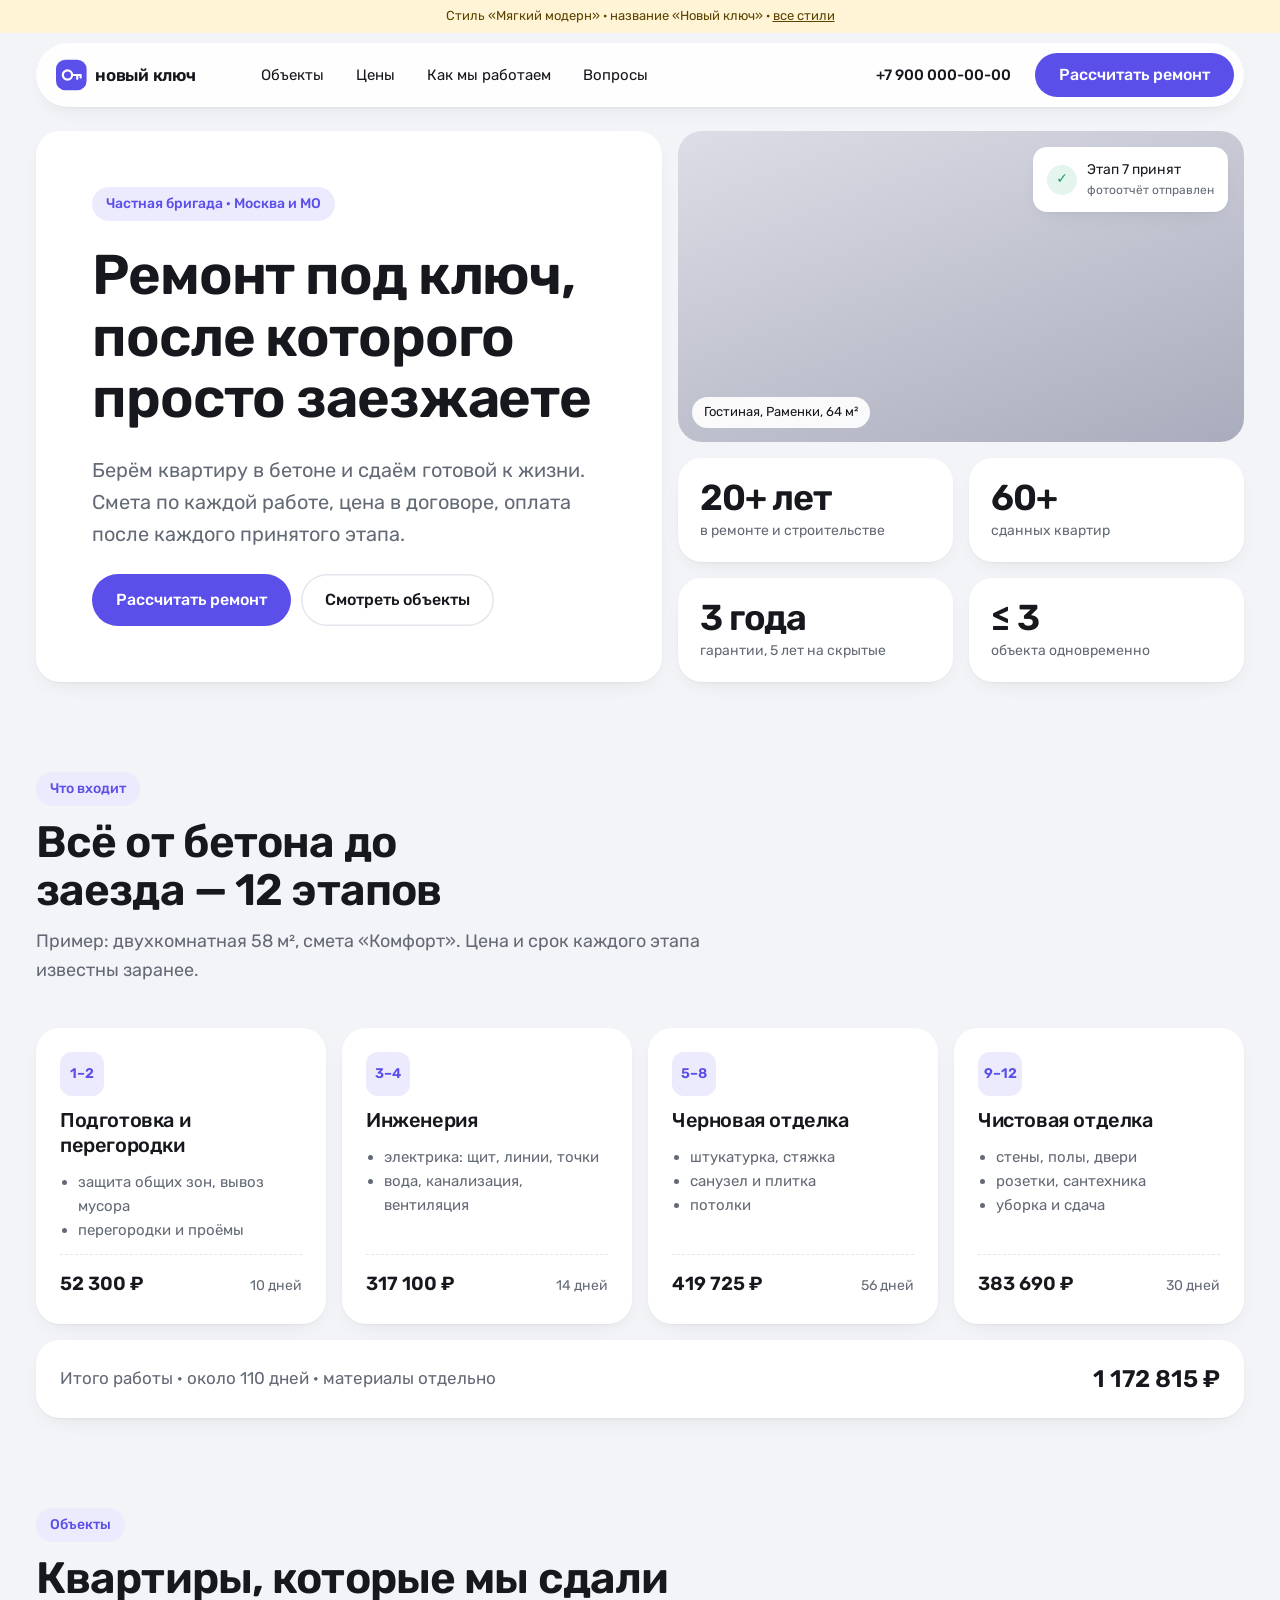
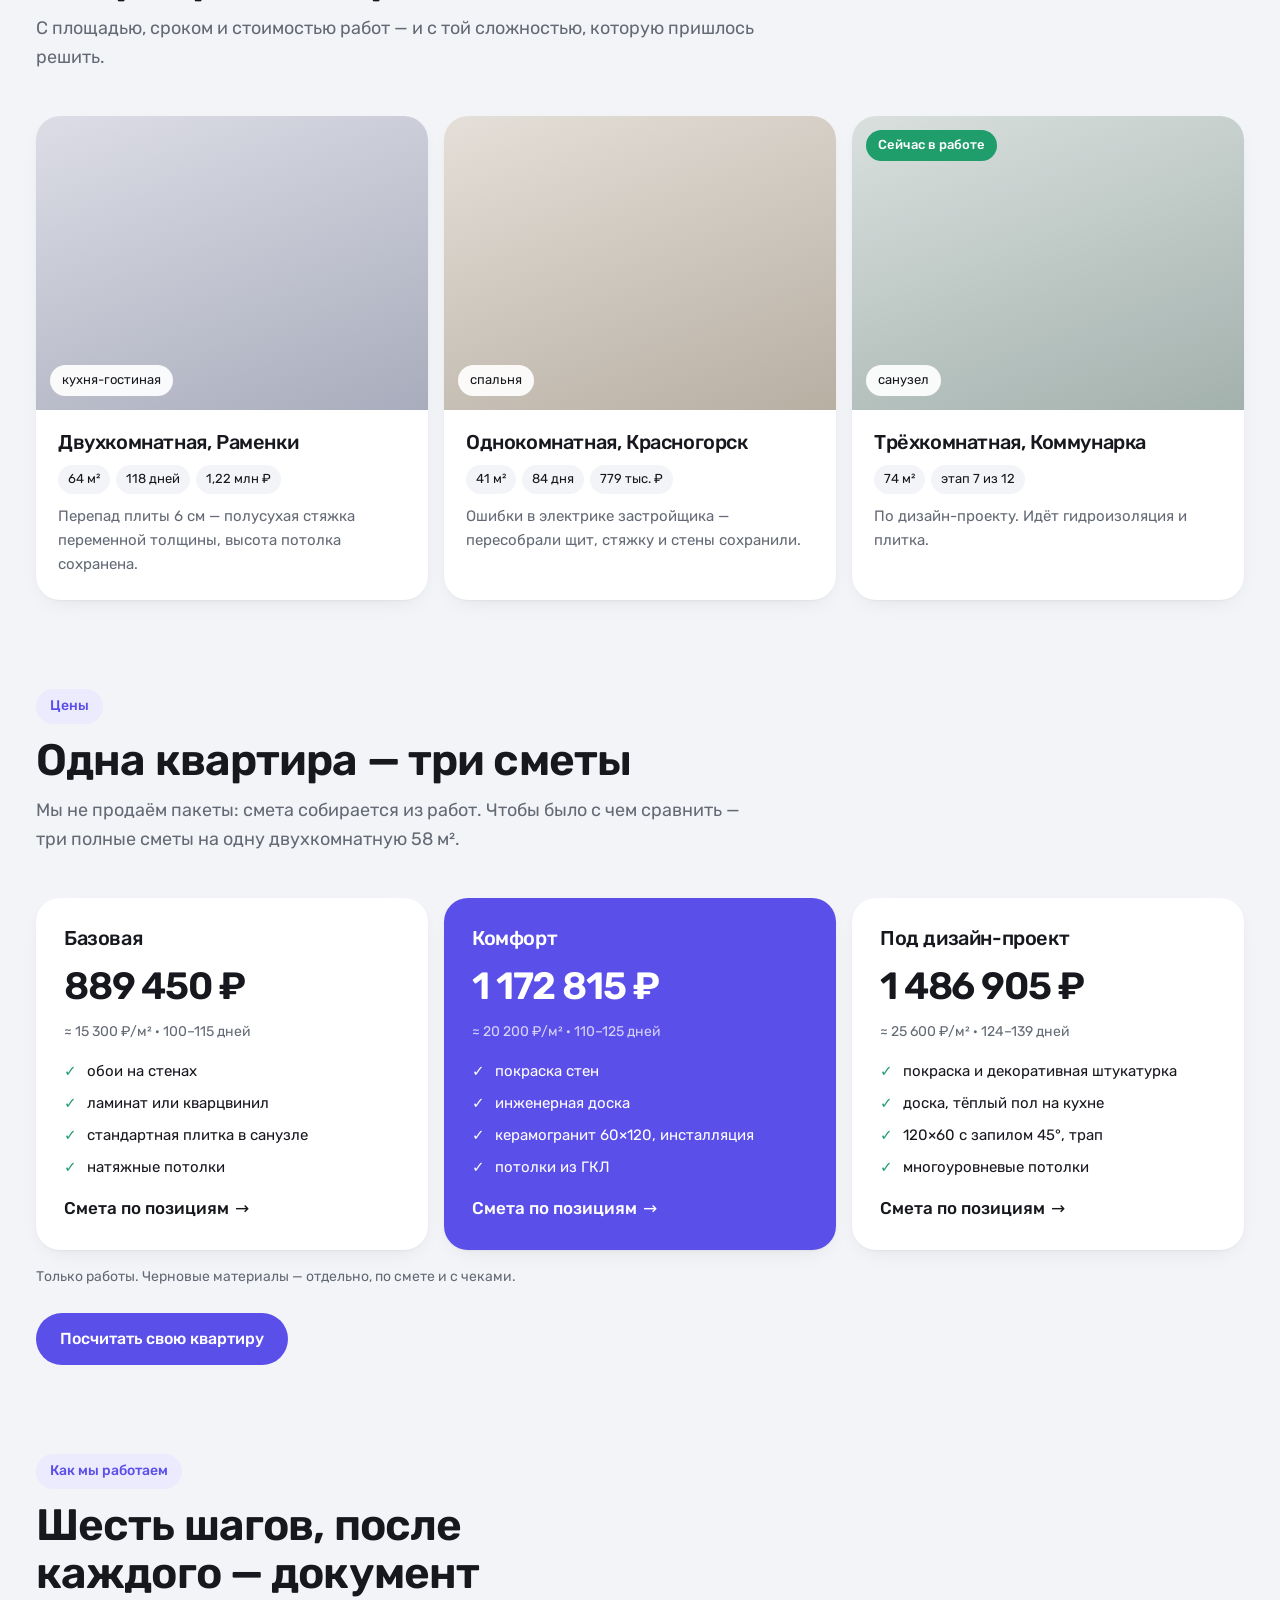
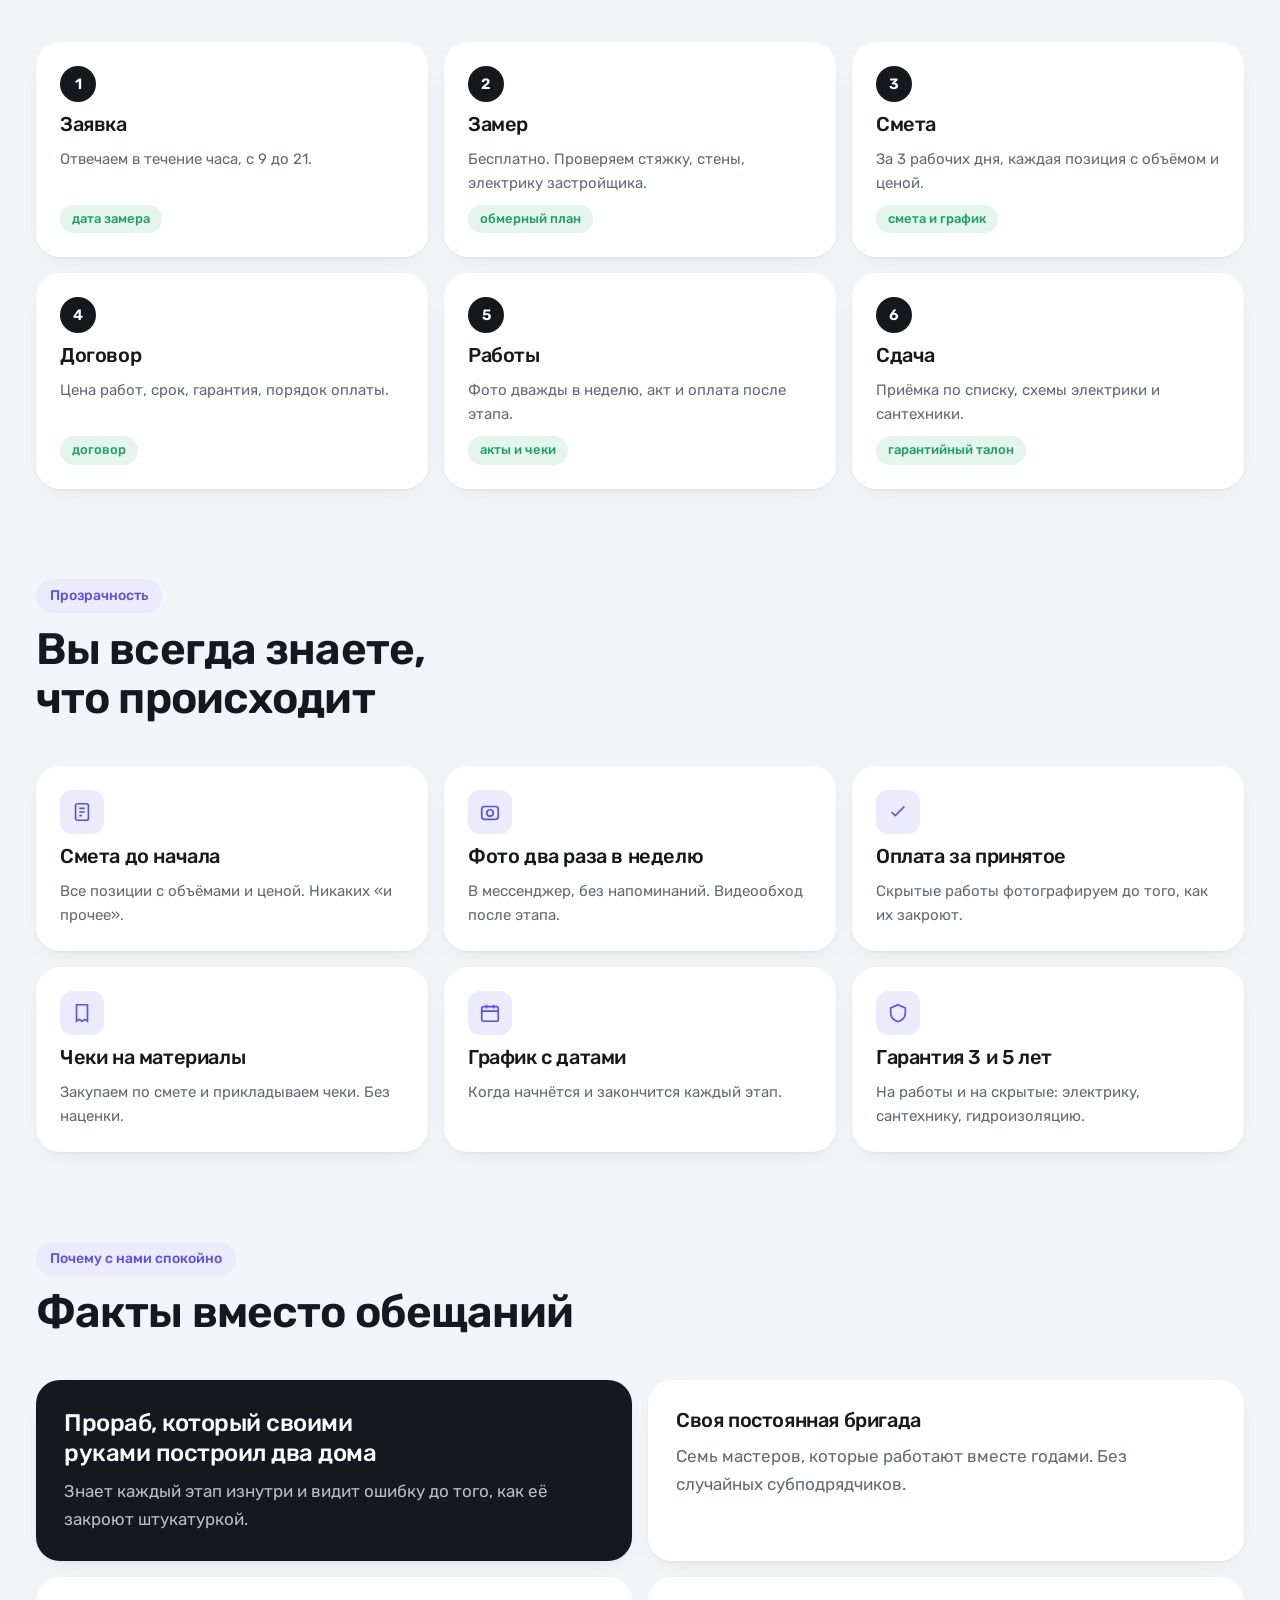
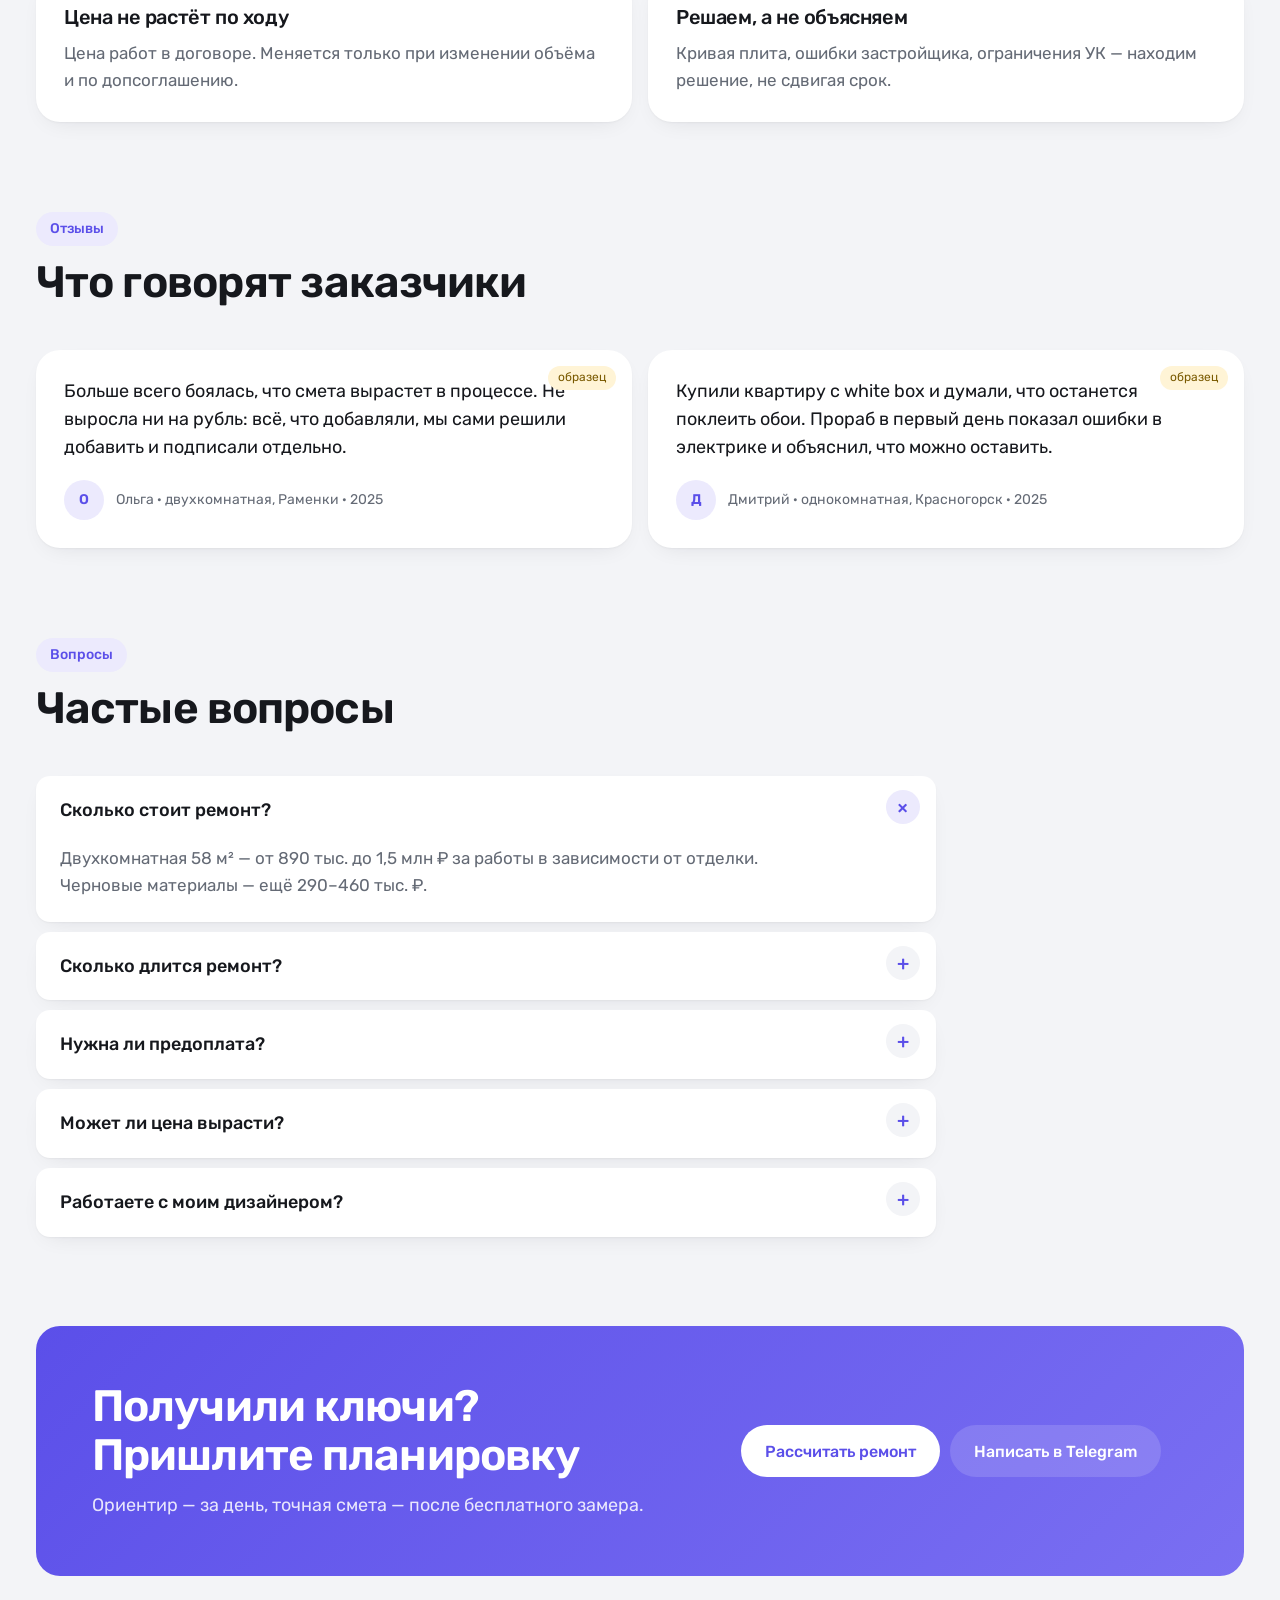
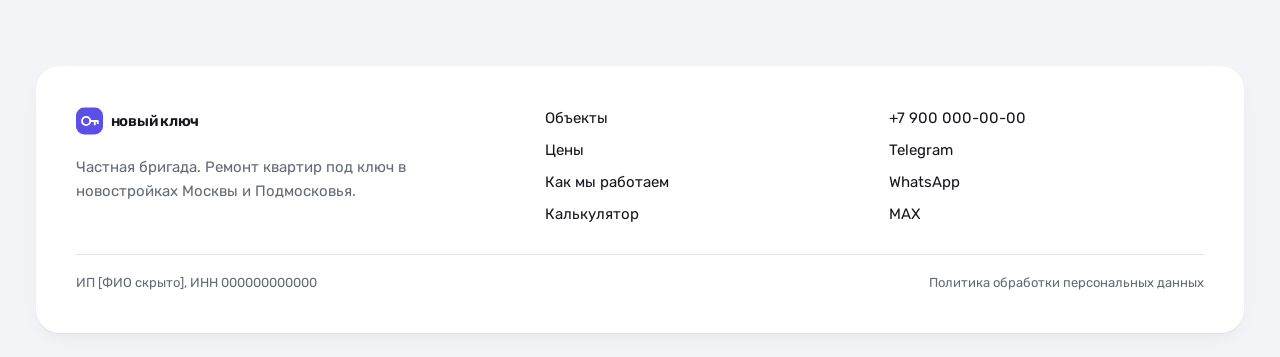
<file: novyi-klyuch/index.html>
<!doctype html>
<html lang="ru">
<head>
<meta charset="utf-8">
<meta name="viewport" content="width=device-width, initial-scale=1, viewport-fit=cover">
<meta name="robots" content="noindex, nofollow">
<title>Новый ключ — ремонт квартир под ключ в Москве и Подмосковье</title>
<meta name="description" content="Ремонт квартир в новостройках под ключ: от бетона до заезда. Смета по позициям, оплата по актам, фотоотчёты. Москва и МО.">
<link rel="preconnect" href="https://fonts.googleapis.com">
<link rel="preconnect" href="https://fonts.gstatic.com" crossorigin>
<link rel="stylesheet" href="https://fonts.googleapis.com/css2?family=Rubik:wght@400;500;600;700&display=swap">
<style>
/* Стиль «Мягкий модерн»: светлый, скруглённые карточки, крупные фото, спокойный фиолетовый акцент. Как современный сервис. */
:root{
  --bg:#F3F4F7; --card:#FFFFFF; --ink:#16181D; --muted:#646A75; --line:#E4E6EC;
  --accent:#5B4FE9; --accent-2:#463AD1; --accent-soft:#ECEAFD; --ok:#1F9D6B; --ok-soft:#E3F5EC;
  --r:24px; --r-sm:14px; --shadow:0 1px 2px rgba(22,24,29,.04),0 8px 24px -12px rgba(22,24,29,.12);
  --f:"Rubik",system-ui,"Segoe UI",sans-serif;
}
*,*::before,*::after{box-sizing:border-box}
html{scroll-behavior:smooth}
body{margin:0;background:var(--bg);color:var(--ink);font:17px/1.6 var(--f)}
a{color:var(--accent)}
:focus-visible{outline:3px solid var(--accent-soft);outline-offset:2px;box-shadow:0 0 0 2px var(--accent)}
h1,h2,h3{margin:0;line-height:1.1;letter-spacing:-.02em;text-wrap:balance;font-weight:600}
h1{font-size:clamp(34px,4.4vw,56px)}
h2{font-size:clamp(28px,3.6vw,44px)}
h3{font-size:20px;line-height:1.25;font-weight:500}
p{margin:0}
.wrap{max-width:1240px;margin:0 auto;padding-left:max(16px,env(safe-area-inset-left,0px));padding-right:max(16px,env(safe-area-inset-right,0px))}
.sec{padding-block:clamp(48px,7vw,96px)}
.head{display:flex;flex-direction:column;gap:12px;margin-bottom:clamp(28px,4vw,44px);max-width:720px}
.head p{color:var(--muted);font-size:18px}
.pill{display:inline-flex;align-items:center;gap:8px;font-size:14px;font-weight:500;color:var(--accent);background:var(--accent-soft);padding:6px 14px;border-radius:99px;width:max-content}
.card{background:var(--card);border-radius:var(--r);box-shadow:var(--shadow);min-width:0}
.btn{display:inline-flex;align-items:center;justify-content:center;gap:8px;min-height:52px;padding:0 24px;font:500 16px var(--f);text-decoration:none;border-radius:99px;border:0;white-space:nowrap;transition:transform .15s ease, background .15s ease}
.btn:hover{transform:translateY(-1px)}
.btn.p{background:var(--accent);color:#fff}.btn.p:hover{background:var(--accent-2);color:#fff}
.btn.s{background:var(--card);color:var(--ink);box-shadow:inset 0 0 0 1.5px var(--line)}.btn.s:hover{box-shadow:inset 0 0 0 1.5px var(--ink)}
.btns{display:flex;gap:10px;flex-wrap:wrap}
.flag{background:#FFF4D6;color:#5C4400;font-size:13px;text-align:center;padding:6px 16px}
.flag a{color:#5C4400}

/* шапка */
header.top{position:sticky;top:calc(10px + env(safe-area-inset-top,0px));z-index:20;margin-top:10px}
header.top .bar-in{display:flex;align-items:center;gap:24px;min-height:64px;padding:0 10px 0 20px;background:rgba(255,255,255,.85);backdrop-filter:blur(14px);border-radius:99px;box-shadow:var(--shadow)}
.nav{display:none;gap:4px;font-size:15px}
.nav a{color:var(--ink);text-decoration:none;padding:8px 14px;border-radius:99px;white-space:nowrap}
.nav a:hover{background:var(--bg)}
.hphone{margin-left:auto;font-weight:500;color:var(--ink);text-decoration:none;white-space:nowrap;font-size:15px}
.hcta{display:none;min-height:44px}
@media (min-width:1100px){.nav{display:flex}.hcta{display:inline-flex}}
@media (max-width:480px){header.top .bar-in{min-height:58px;gap:12px;padding:0 16px}header.top .bar-in svg{height:28px}.hphone{font-size:14px}}

/* hero */
.hero{display:grid;gap:16px;padding-top:24px}
@media (min-width:960px){.hero{grid-template-columns:1.05fr .95fr}}
.hero .main{padding:clamp(28px,4.5vw,56px);display:flex;flex-direction:column;gap:24px;justify-content:center}
.hero .lead{font-size:clamp(18px,1.6vw,20px);color:var(--muted);max-width:520px}
.hero .side{display:grid;gap:16px;grid-template-rows:1fr auto}
.photo{border-radius:var(--r);background:linear-gradient(160deg,#DCDDE6,#A9ACBC);min-height:300px;position:relative;overflow:hidden}
.photo.b{background:linear-gradient(160deg,#E4DFD8,#B8AFA3)}
.photo.c{background:linear-gradient(160deg,#D9E0DE,#A3B1AD)}
.photo .cap{position:absolute;left:14px;bottom:14px;font-size:13px;background:rgba(255,255,255,.92);padding:5px 12px;border-radius:99px}
.photo .float{position:absolute;right:16px;top:16px;background:#fff;border-radius:var(--r-sm);padding:12px 14px;box-shadow:var(--shadow);display:flex;gap:10px;align-items:center;font-size:14px}
.photo .float i{width:30px;height:30px;border-radius:50%;background:var(--ok-soft);color:var(--ok);display:grid;place-items:center;font-style:normal;font-weight:700}
.photo .float small{display:block;color:var(--muted);font-size:12px}
.minis{display:grid;grid-template-columns:repeat(2,1fr);gap:16px}
.mini{padding:20px 22px;display:flex;flex-direction:column;gap:2px}
.mini b{font-size:clamp(28px,3vw,36px);font-weight:600;letter-spacing:-.03em;line-height:1.1}
.mini span{color:var(--muted);font-size:14px}

/* этапы */
.stages{display:grid;gap:16px}
@media (min-width:760px){.stages{grid-template-columns:repeat(2,1fr)}}
@media (min-width:1100px){.stages{grid-template-columns:repeat(4,1fr)}}
.stage{padding:24px;display:flex;flex-direction:column;gap:12px}
.stage .ico{width:44px;height:44px;border-radius:12px;background:var(--accent-soft);color:var(--accent);display:grid;place-items:center;font-weight:600;font-size:14px}
.stage ul{margin:0;padding-left:18px;color:var(--muted);font-size:15px}
.stage .sum{margin-top:auto;display:flex;justify-content:space-between;align-items:baseline;padding-top:14px;border-top:1px dashed var(--line)}
.stage .sum b{font-weight:600;font-size:19px}
.stage .sum span{color:var(--muted);font-size:14px}
.total{margin-top:16px;padding:20px 24px;display:flex;justify-content:space-between;align-items:center;flex-wrap:wrap;gap:12px}
.total b{font-size:24px;font-weight:600}
.total span{color:var(--muted)}

/* объекты */
.objs{display:grid;gap:16px}
@media (min-width:760px){.objs{grid-template-columns:repeat(3,1fr)}}
.obj{display:flex;flex-direction:column;text-decoration:none;color:var(--ink);overflow:hidden;transition:transform .2s ease, box-shadow .2s ease}
.obj:hover{transform:translateY(-3px);box-shadow:0 2px 4px rgba(22,24,29,.05),0 18px 36px -16px rgba(22,24,29,.22)}
.obj .photo{border-radius:0;aspect-ratio:4/3;min-height:0}
.obj .body{padding:20px 22px 24px;display:flex;flex-direction:column;gap:10px}
.obj .tags{display:flex;gap:6px;flex-wrap:wrap}
.obj .tags span{font-size:13px;background:var(--bg);padding:4px 10px;border-radius:99px}
.obj p{color:var(--muted);font-size:15px}
.obj .now{position:absolute;top:14px;left:14px;font-size:13px;font-weight:500;background:var(--ok);color:#fff;padding:5px 12px;border-radius:99px}

/* сметы */
.est{display:grid;gap:16px}
@media (min-width:900px){.est{grid-template-columns:repeat(3,1fr)}}
.est .card{padding:28px;display:flex;flex-direction:column;gap:16px}
.est .card.hl{background:var(--accent);color:#fff}
.est .t{font-size:clamp(30px,3vw,38px);font-weight:600;letter-spacing:-.03em;line-height:1}
.est .per{font-size:14px;color:var(--muted)}
.est .hl .per{color:rgba(255,255,255,.75)}
.est ul{margin:0;padding:0;list-style:none;display:flex;flex-direction:column;gap:8px;font-size:15px}
.est li{display:flex;gap:10px;align-items:baseline}
.est li::before{content:"✓";color:var(--ok);font-weight:700}
.est .hl li::before{color:#fff}
.est a{margin-top:auto;font-weight:500;text-decoration:none;color:inherit;display:inline-flex;align-items:center;gap:6px}
.est a::after{content:"→"}
.note{color:var(--muted);font-size:14px;margin-top:16px}

/* процесс */
.steps{display:grid;gap:16px}
@media (min-width:760px){.steps{grid-template-columns:repeat(3,1fr)}}
.step{padding:24px;display:flex;flex-direction:column;gap:10px;position:relative}
.step .n{width:36px;height:36px;border-radius:50%;background:var(--ink);color:#fff;display:grid;place-items:center;font-weight:600;font-size:15px}
.step p{color:var(--muted);font-size:15px}
.step .doc{margin-top:auto;font-size:13px;font-weight:500;color:var(--ok);background:var(--ok-soft);padding:4px 12px;border-radius:99px;width:max-content}

/* прозрачность */
.trans{display:grid;gap:16px}
@media (min-width:760px){.trans{grid-template-columns:repeat(3,1fr)}}
.trans .card{padding:24px;display:flex;flex-direction:column;gap:10px}
.trans .ico{width:44px;height:44px;border-radius:12px;background:var(--accent-soft);color:var(--accent);display:grid;place-items:center}
.trans .ico svg{width:22px;height:22px}
.trans p{color:var(--muted);font-size:15px}

/* почему */
.why{display:grid;gap:16px}
@media (min-width:760px){.why{grid-template-columns:repeat(2,1fr)}}
.why .card{padding:28px;display:flex;flex-direction:column;gap:10px}
.why .card.feat{background:var(--ink);color:#fff}
.why .card.feat p{color:#B9BDC6}
.why p{color:var(--muted)}

/* отзывы */
.revs{display:grid;gap:16px}
@media (min-width:860px){.revs{grid-template-columns:repeat(2,1fr)}}
.rev{padding:28px;display:flex;flex-direction:column;gap:18px;position:relative;margin:0}
.rev blockquote{margin:0;font-size:18px;line-height:1.55}
.rev footer{display:flex;align-items:center;gap:12px;color:var(--muted);font-size:14px}
.rev .av{width:40px;height:40px;border-radius:50%;background:var(--accent-soft);color:var(--accent);display:grid;place-items:center;font-weight:600}
.sample{position:absolute;top:16px;right:16px;font-size:12px;background:#FFF4D6;color:#7A5A00;padding:2px 10px;border-radius:99px}

/* faq */
.faq{display:flex;flex-direction:column;gap:10px}
.faq details{background:var(--card);border-radius:var(--r-sm);box-shadow:var(--shadow)}
.faq summary{list-style:none;cursor:pointer;padding:20px 60px 20px 24px;font-size:18px;font-weight:500;position:relative}
.faq summary::-webkit-details-marker{display:none}
.faq summary::after{content:"+";position:absolute;right:16px;top:14px;width:34px;height:34px;border-radius:50%;background:var(--bg);display:grid;place-items:center;font-size:20px;color:var(--accent);transition:transform .2s ease}
.faq details[open] summary::after{transform:rotate(45deg);background:var(--accent-soft)}
.faq details p{padding:0 24px 22px;color:var(--muted);max-width:70ch}

/* CTA, подвал */
.cta{padding:clamp(28px,5vw,56px);background:linear-gradient(135deg,var(--accent),#7A6FF2);color:#fff;border-radius:var(--r);display:grid;gap:24px}
@media (min-width:900px){.cta{grid-template-columns:1.4fr 1fr;align-items:center}}
.cta p{color:rgba(255,255,255,.85);margin-top:12px;font-size:18px}
.cta .btn.p{background:#fff;color:var(--accent)}
.cta .btn.s{background:rgba(255,255,255,.14);color:#fff;box-shadow:none}
footer.site .card{padding:clamp(24px,4vw,40px);display:grid;gap:28px;font-size:15px}
@media (min-width:860px){footer.site .card{grid-template-columns:1.4fr 1fr 1fr}}
footer.site ul{list-style:none;margin:0;padding:0;display:flex;flex-direction:column;gap:8px}
footer.site a{color:var(--ink);text-decoration:none}
footer.site .legal{grid-column:1/-1;border-top:1px solid var(--line);padding-top:18px;font-size:13px;color:var(--muted);display:flex;flex-wrap:wrap;gap:8px 24px;justify-content:space-between}
.mbar{position:fixed;left:max(10px,env(safe-area-inset-left,0px));right:max(10px,env(safe-area-inset-right,0px));bottom:calc(10px + env(safe-area-inset-bottom,0px));z-index:30;display:grid;grid-template-columns:1.3fr 1fr 1fr 1fr;gap:6px;padding:6px;background:rgba(255,255,255,.92);backdrop-filter:blur(14px);border-radius:99px;box-shadow:0 10px 30px -10px rgba(22,24,29,.3)}
.mbar a{min-height:50px;display:grid;place-items:center;border-radius:99px;text-decoration:none;color:var(--ink);font-size:13px;font-weight:500;background:var(--bg)}
.mbar a:first-child{background:var(--accent);color:#fff}
@media (min-width:900px){.mbar{display:none}}
@media (prefers-reduced-motion:reduce){*{transition:none!important;scroll-behavior:auto!important}}
</style>
</head>
<body>

<div class="flag">Стиль «Мягкий модерн» · название «Новый ключ» · <a href="../styles.html">все стили</a></div>

<div class="wrap">
<header class="top"><div class="bar-in">
  <a href="#" aria-label="Новый ключ — на главную" style="display:flex">
    <svg viewBox="0 0 196 40" height="34" role="img" aria-label="Новый ключ">
      <rect x="0" y="2" width="36" height="36" rx="11" fill="#5B4FE9"/>
      <circle cx="13.5" cy="20" r="5.5" fill="none" stroke="#fff" stroke-width="2.6"/>
      <path d="M19 20 H29 M25 20 v4.5 M29 20 v3" stroke="#fff" stroke-width="2.6" stroke-linecap="round"/>
      <text x="46" y="27" font-family="Rubik, sans-serif" font-weight="600" font-size="20" letter-spacing="-0.3" fill="#16181D">новый ключ</text>
    </svg>
  </a>
  <nav class="nav" aria-label="Меню"><a href="#objects">Объекты</a><a href="#prices">Цены</a><a href="#process">Как мы работаем</a><a href="#faq">Вопросы</a></nav>
  <a class="hphone" href="tel:+79000000000">+7 900 000-00-00</a>
  <a class="btn p hcta" href="../kalkulyator.html">Рассчитать ремонт</a>
</div></header>

<main>

<section class="hero">
  <div class="card main">
    <span class="pill">Частная бригада · Москва и МО</span>
    <h1>Ремонт под ключ, после которого просто заезжаете</h1>
    <p class="lead">Берём квартиру в бетоне и сдаём готовой к жизни. Смета по каждой работе, цена в договоре, оплата после каждого принятого этапа.</p>
    <div class="btns"><a class="btn p" href="../kalkulyator.html">Рассчитать ремонт</a><a class="btn s" href="#objects">Смотреть объекты</a></div>
  </div>
  <div class="side">
    <div class="photo"><div class="float"><i>✓</i><span>Этап 7 принят<small>фотоотчёт отправлен</small></span></div><span class="cap">Гостиная, Раменки, 64 м²</span></div>
    <div class="minis">
      <div class="card mini"><b>20+ лет</b><span>в ремонте и строительстве</span></div>
      <div class="card mini"><b>60+</b><span>сданных квартир</span></div>
      <div class="card mini"><b>3 года</b><span>гарантии, 5 лет на скрытые</span></div>
      <div class="card mini"><b>≤ 3</b><span>объекта одновременно</span></div>
    </div>
  </div>
</section>

<section class="sec">
  <div class="head"><span class="pill">Что входит</span><h2>Всё от бетона до заезда — 12 этапов</h2><p>Пример: двухкомнатная 58 м², смета «Комфорт». Цена и срок каждого этапа известны заранее.</p></div>
  <div class="stages">
    <div class="card stage"><span class="ico">1–2</span><h3>Подготовка и перегородки</h3><ul><li>защита общих зон, вывоз мусора</li><li>перегородки и проёмы</li></ul><div class="sum"><b>52 300 ₽</b><span>10 дней</span></div></div>
    <div class="card stage"><span class="ico">3–4</span><h3>Инженерия</h3><ul><li>электрика: щит, линии, точки</li><li>вода, канализация, вентиляция</li></ul><div class="sum"><b>317 100 ₽</b><span>14 дней</span></div></div>
    <div class="card stage"><span class="ico">5–8</span><h3>Черновая отделка</h3><ul><li>штукатурка, стяжка</li><li>санузел и плитка</li><li>потолки</li></ul><div class="sum"><b>419 725 ₽</b><span>56 дней</span></div></div>
    <div class="card stage"><span class="ico">9–12</span><h3>Чистовая отделка</h3><ul><li>стены, полы, двери</li><li>розетки, сантехника</li><li>уборка и сдача</li></ul><div class="sum"><b>383 690 ₽</b><span>30 дней</span></div></div>
  </div>
  <div class="card total"><span>Итого работы · около 110 дней · материалы отдельно</span><b>1 172 815 ₽</b></div>
</section>

<section class="sec" id="objects" style="padding-top:0">
  <div class="head"><span class="pill">Объекты</span><h2>Квартиры, которые мы сдали</h2><p>С площадью, сроком и стоимостью работ — и с той сложностью, которую пришлось решить.</p></div>
  <div class="objs">
    <a class="card obj" href="../obekt.html"><div class="photo"><span class="cap">кухня-гостиная</span></div><div class="body"><h3>Двухкомнатная, Раменки</h3><div class="tags"><span>64 м²</span><span>118 дней</span><span>1,22 млн ₽</span></div><p>Перепад плиты 6 см — полусухая стяжка переменной толщины, высота потолка сохранена.</p></div></a>
    <a class="card obj" href="../obekt.html"><div class="photo b"><span class="cap">спальня</span></div><div class="body"><h3>Однокомнатная, Красногорск</h3><div class="tags"><span>41 м²</span><span>84 дня</span><span>779 тыс. ₽</span></div><p>Ошибки в электрике застройщика — пересобрали щит, стяжку и стены сохранили.</p></div></a>
    <a class="card obj" href="../obekt.html"><div class="photo c"><span class="now">Сейчас в работе</span><span class="cap">санузел</span></div><div class="body"><h3>Трёхкомнатная, Коммунарка</h3><div class="tags"><span>74 м²</span><span>этап 7 из 12</span></div><p>По дизайн-проекту. Идёт гидроизоляция и плитка.</p></div></a>
  </div>
</section>

<section class="sec" id="prices" style="padding-top:0">
  <div class="head"><span class="pill">Цены</span><h2>Одна квартира — три сметы</h2><p>Мы не продаём пакеты: смета собирается из работ. Чтобы было с чем сравнить — три полные сметы на одну двухкомнатную 58 м².</p></div>
  <div class="est">
    <div class="card"><h3>Базовая</h3><span class="t">889 450 ₽</span><span class="per">≈ 15 300 ₽/м² · 100–115 дней</span>
      <ul><li>обои на стенах</li><li>ламинат или кварцвинил</li><li>стандартная плитка в санузле</li><li>натяжные потолки</li></ul><a href="../smeta.html#base">Смета по позициям</a></div>
    <div class="card hl"><h3>Комфорт</h3><span class="t">1 172 815 ₽</span><span class="per">≈ 20 200 ₽/м² · 110–125 дней</span>
      <ul><li>покраска стен</li><li>инженерная доска</li><li>керамогранит 60×120, инсталляция</li><li>потолки из ГКЛ</li></ul><a href="../smeta.html#comfort">Смета по позициям</a></div>
    <div class="card"><h3>Под дизайн-проект</h3><span class="t">1 486 905 ₽</span><span class="per">≈ 25 600 ₽/м² · 124–139 дней</span>
      <ul><li>покраска и декоративная штукатурка</li><li>доска, тёплый пол на кухне</li><li>120×60 с запилом 45°, трап</li><li>многоуровневые потолки</li></ul><a href="../smeta.html#design">Смета по позициям</a></div>
  </div>
  <p class="note">Только работы. Черновые материалы — отдельно, по смете и с чеками.</p>
  <div class="btns" style="margin-top:24px"><a class="btn p" href="../kalkulyator.html">Посчитать свою квартиру</a></div>
</section>

<section class="sec" id="process" style="padding-top:0">
  <div class="head"><span class="pill">Как мы работаем</span><h2>Шесть шагов, после каждого — документ</h2></div>
  <div class="steps">
    <div class="card step"><span class="n">1</span><h3>Заявка</h3><p>Отвечаем в течение часа, с 9 до 21.</p><span class="doc">дата замера</span></div>
    <div class="card step"><span class="n">2</span><h3>Замер</h3><p>Бесплатно. Проверяем стяжку, стены, электрику застройщика.</p><span class="doc">обмерный план</span></div>
    <div class="card step"><span class="n">3</span><h3>Смета</h3><p>За 3 рабочих дня, каждая позиция с объёмом и ценой.</p><span class="doc">смета и график</span></div>
    <div class="card step"><span class="n">4</span><h3>Договор</h3><p>Цена работ, срок, гарантия, порядок оплаты.</p><span class="doc">договор</span></div>
    <div class="card step"><span class="n">5</span><h3>Работы</h3><p>Фото дважды в неделю, акт и оплата после этапа.</p><span class="doc">акты и чеки</span></div>
    <div class="card step"><span class="n">6</span><h3>Сдача</h3><p>Приёмка по списку, схемы электрики и сантехники.</p><span class="doc">гарантийный талон</span></div>
  </div>
</section>

<section class="sec" style="padding-top:0">
  <div class="head"><span class="pill">Прозрачность</span><h2>Вы всегда знаете, что происходит</h2></div>
  <div class="trans">
    <div class="card"><span class="ico"><svg viewBox="0 0 24 24" fill="none" stroke="currentColor" stroke-width="1.8"><rect x="5" y="3" width="14" height="18" rx="2"/><path d="M9 8h6M9 12h6M9 16h3"/></svg></span><h3>Смета до начала</h3><p>Все позиции с объёмами и ценой. Никаких «и прочее».</p></div>
    <div class="card"><span class="ico"><svg viewBox="0 0 24 24" fill="none" stroke="currentColor" stroke-width="1.8"><rect x="3" y="6" width="18" height="14" rx="3"/><circle cx="12" cy="13" r="3.5"/></svg></span><h3>Фото два раза в неделю</h3><p>В мессенджер, без напоминаний. Видеообход после этапа.</p></div>
    <div class="card"><span class="ico"><svg viewBox="0 0 24 24" fill="none" stroke="currentColor" stroke-width="1.8"><path d="M5 12l4 4 10-10"/></svg></span><h3>Оплата за принятое</h3><p>Скрытые работы фотографируем до того, как их закроют.</p></div>
    <div class="card"><span class="ico"><svg viewBox="0 0 24 24" fill="none" stroke="currentColor" stroke-width="1.8"><path d="M6 3h12v18l-3-2-3 2-3-2-3 2z"/></svg></span><h3>Чеки на материалы</h3><p>Закупаем по смете и прикладываем чеки. Без наценки.</p></div>
    <div class="card"><span class="ico"><svg viewBox="0 0 24 24" fill="none" stroke="currentColor" stroke-width="1.8"><rect x="3" y="5" width="18" height="16" rx="2"/><path d="M3 10h18M8 3v4M16 3v4"/></svg></span><h3>График с датами</h3><p>Когда начнётся и закончится каждый этап.</p></div>
    <div class="card"><span class="ico"><svg viewBox="0 0 24 24" fill="none" stroke="currentColor" stroke-width="1.8"><path d="M12 3l8 3.5v5.5c0 5-3.5 8-8 9.5-4.5-1.5-8-4.5-8-9.5V6.5z"/></svg></span><h3>Гарантия 3 и 5 лет</h3><p>На работы и на скрытые: электрику, сантехнику, гидроизоляцию.</p></div>
  </div>
</section>

<section class="sec" style="padding-top:0">
  <div class="head"><span class="pill">Почему с нами спокойно</span><h2>Факты вместо обещаний</h2></div>
  <div class="why">
    <div class="card feat"><h3 style="font-size:24px">Прораб, который своими руками построил два дома</h3><p>Знает каждый этап изнутри и видит ошибку до того, как её закроют штукатуркой.</p></div>
    <div class="card"><h3>Своя постоянная бригада</h3><p>Семь мастеров, которые работают вместе годами. Без случайных субподрядчиков.</p></div>
    <div class="card"><h3>Цена не растёт по ходу</h3><p>Цена работ в договоре. Меняется только при изменении объёма и по допсоглашению.</p></div>
    <div class="card"><h3>Решаем, а не объясняем</h3><p>Кривая плита, ошибки застройщика, ограничения УК — находим решение, не сдвигая срок.</p></div>
  </div>
</section>

<section class="sec" style="padding-top:0">
  <div class="head"><span class="pill">Отзывы</span><h2>Что говорят заказчики</h2></div>
  <div class="revs">
    <figure class="card rev"><span class="sample">образец</span><blockquote>Больше всего боялась, что смета вырастет в процессе. Не выросла ни на рубль: всё, что добавляли, мы сами решили добавить и подписали отдельно.</blockquote><footer><span class="av">О</span>Ольга · двухкомнатная, Раменки · 2025</footer></figure>
    <figure class="card rev"><span class="sample">образец</span><blockquote>Купили квартиру с white box и думали, что останется поклеить обои. Прораб в первый день показал ошибки в электрике и объяснил, что можно оставить.</blockquote><footer><span class="av">Д</span>Дмитрий · однокомнатная, Красногорск · 2025</footer></figure>
  </div>
</section>

<section class="sec" id="faq" style="padding-top:0">
  <div class="head"><span class="pill">Вопросы</span><h2>Частые вопросы</h2></div>
  <div class="faq" style="max-width:900px">
    <details open><summary>Сколько стоит ремонт?</summary><p>Двухкомнатная 58 м² — от 890 тыс. до 1,5 млн ₽ за работы в зависимости от отделки. Черновые материалы — ещё 290–460 тыс. ₽.</p></details>
    <details><summary>Сколько длится ремонт?</summary><p>Однокомнатная — около 3 месяцев, двухкомнатная — 3,5–4, трёхкомнатная — 4,5–5.</p></details>
    <details><summary>Нужна ли предоплата?</summary><p>За работы — нет. Вы платите по акту за каждый закрытый этап.</p></details>
    <details><summary>Может ли цена вырасти?</summary><p>Только если вы меняете объём работ, и только через допсоглашение.</p></details>
    <details><summary>Работаете с моим дизайнером?</summary><p>Да. До старта проверяем проект на реализуемость и согласовываем спорные узлы.</p></details>
  </div>
</section>

<section style="padding-bottom:clamp(48px,7vw,96px)">
  <div class="cta">
    <div><h2>Получили ключи? Пришлите планировку</h2><p>Ориентир — за день, точная смета — после бесплатного замера.</p></div>
    <div class="btns"><a class="btn p" href="../kalkulyator.html">Рассчитать ремонт</a><a class="btn s" href="#">Написать в Telegram</a></div>
  </div>
</section>

</main>

<footer class="site" style="padding-bottom:24px">
  <div class="card">
    <div><svg viewBox="0 0 196 40" height="30" role="img" aria-label="Новый ключ"><rect x="0" y="2" width="36" height="36" rx="11" fill="#5B4FE9"/><circle cx="13.5" cy="20" r="5.5" fill="none" stroke="#fff" stroke-width="2.6"/><path d="M19 20 H29 M25 20 v4.5 M29 20 v3" stroke="#fff" stroke-width="2.6" stroke-linecap="round"/><text x="46" y="27" font-family="Rubik, sans-serif" font-weight="600" font-size="20" letter-spacing="-0.3" fill="#16181D">новый ключ</text></svg>
      <p style="margin-top:12px;color:var(--muted);max-width:34ch">Частная бригада. Ремонт квартир под ключ в новостройках Москвы и Подмосковья.</p></div>
    <ul><li><a href="#objects">Объекты</a></li><li><a href="#prices">Цены</a></li><li><a href="#process">Как мы работаем</a></li><li><a href="../kalkulyator.html">Калькулятор</a></li></ul>
    <ul><li><a href="tel:+79000000000">+7 900 000-00-00</a></li><li><a href="#">Telegram</a></li><li><a href="#">WhatsApp</a></li><li><a href="#">MAX</a></li></ul>
    <div class="legal"><span>ИП [ФИО скрыто], ИНН 000000000000</span><a href="#" style="color:var(--muted)">Политика обработки персональных данных</a></div>
  </div>
</footer>
</div>

</body>
</html>
</file>
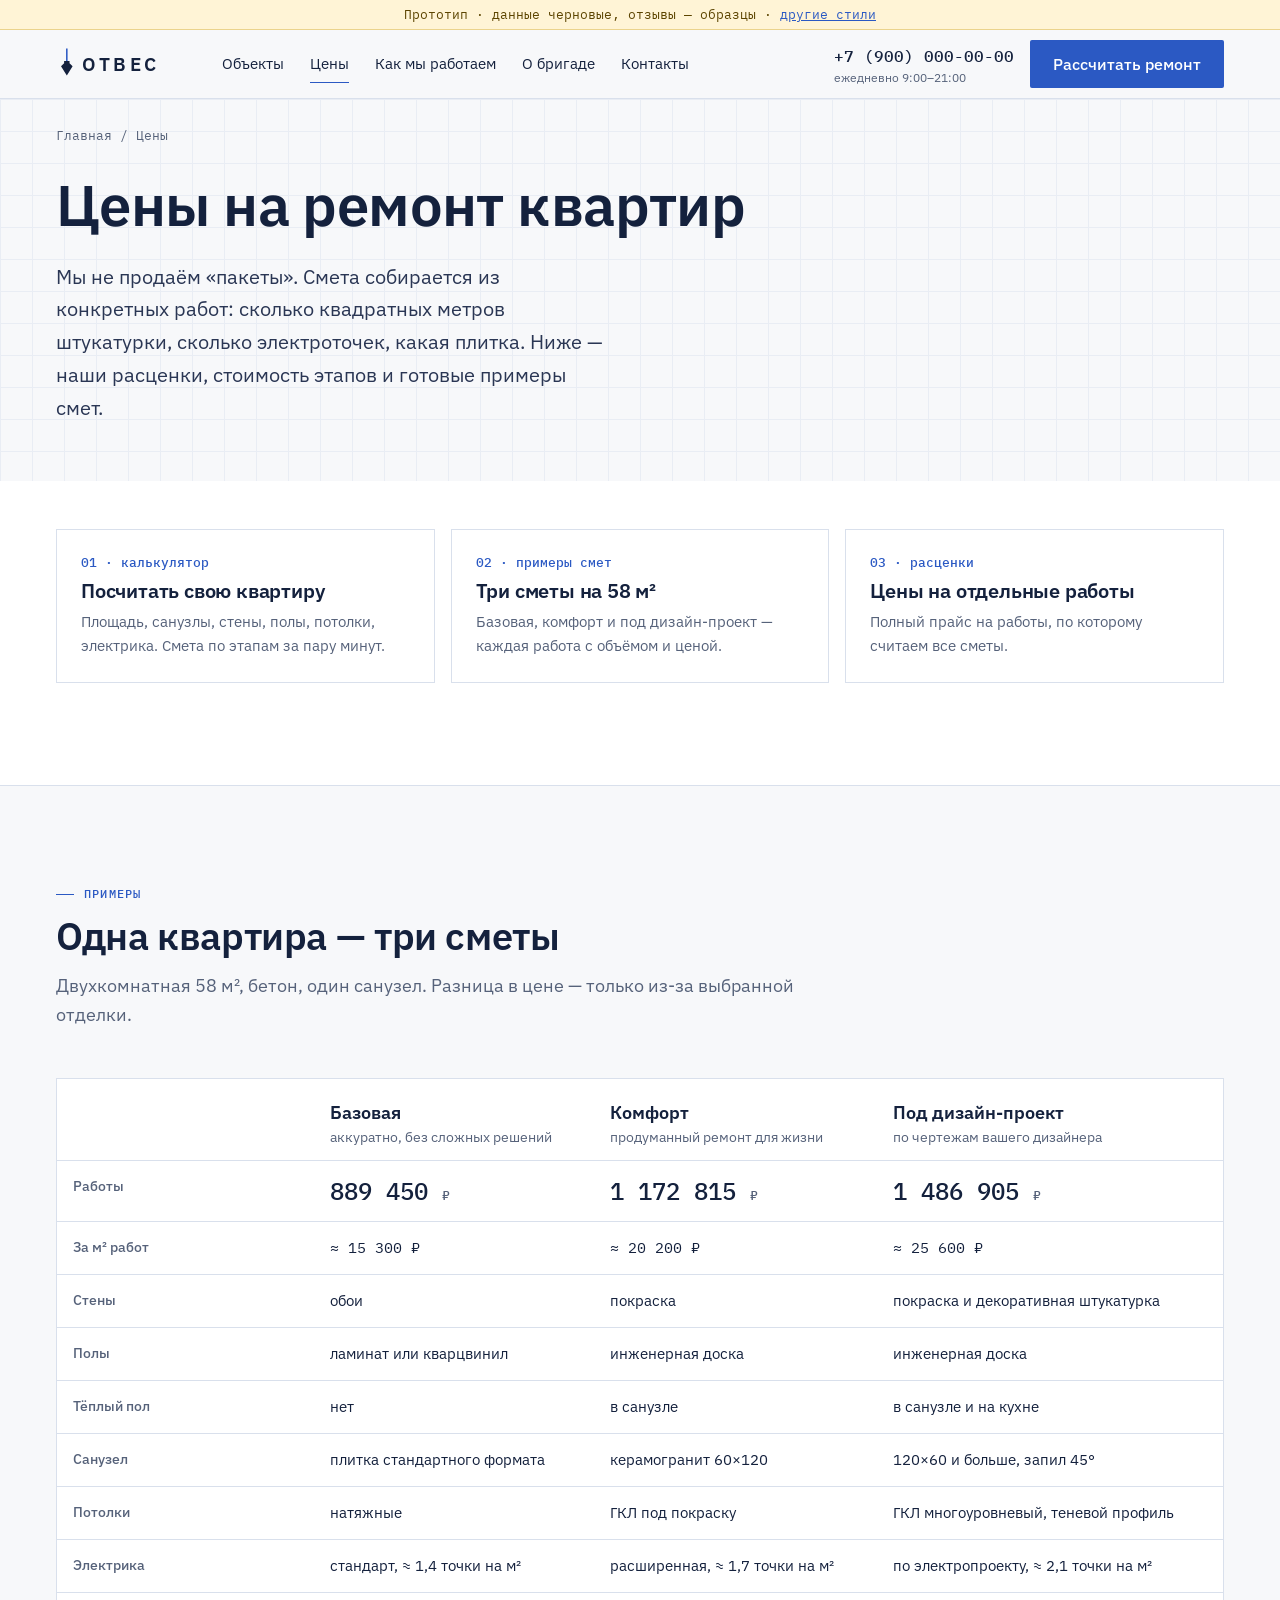
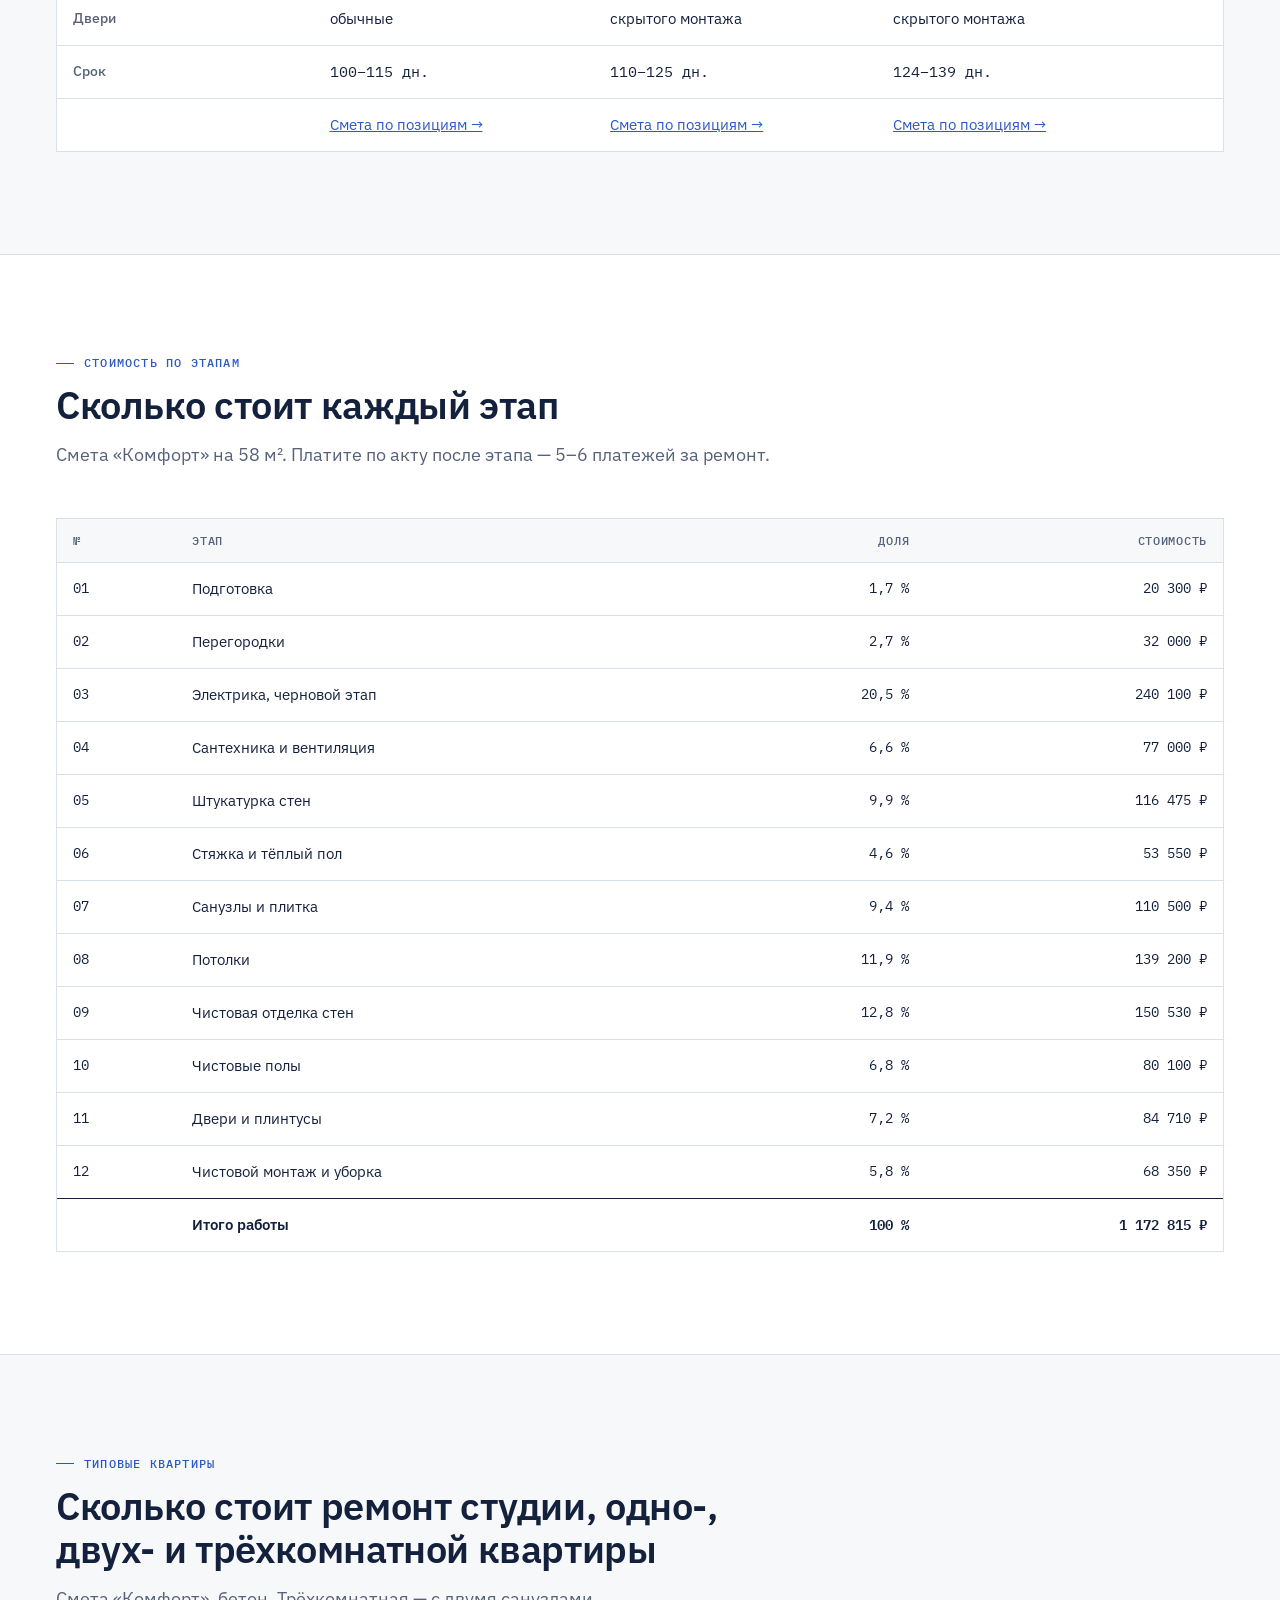
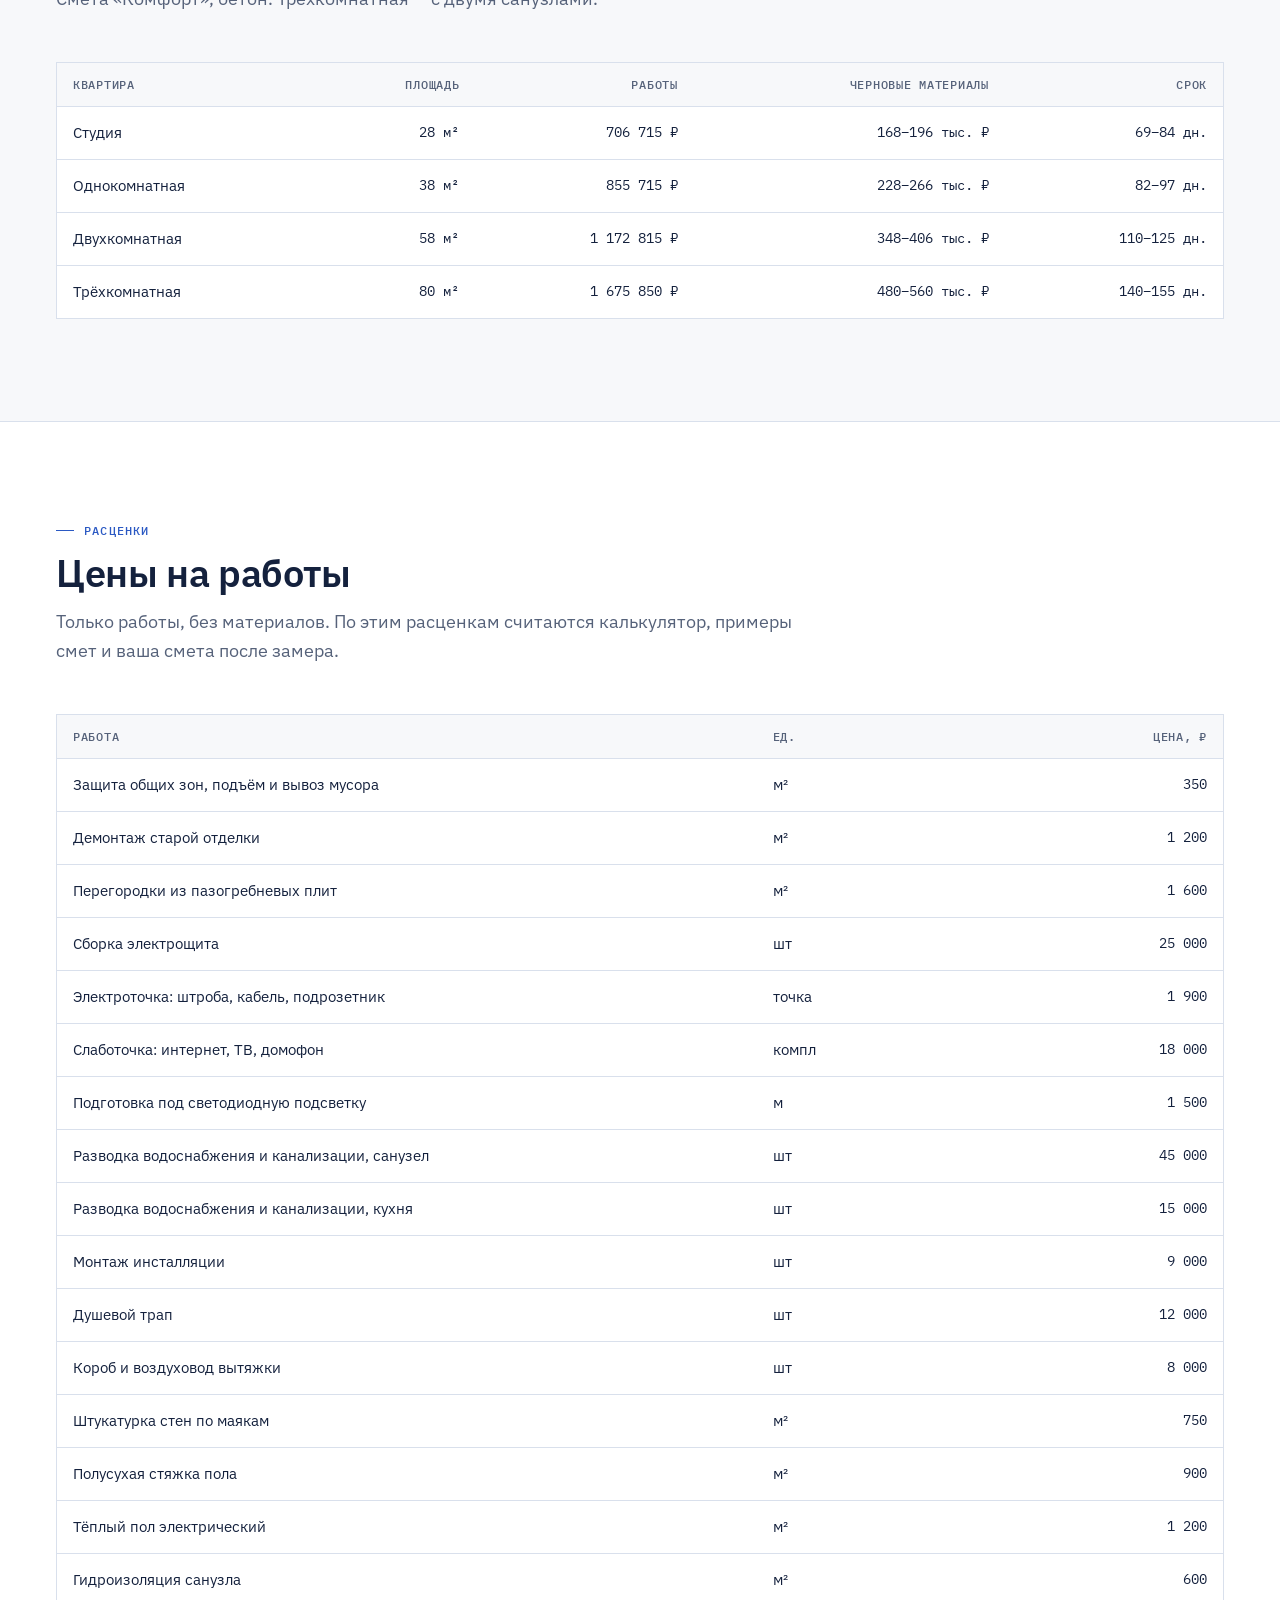
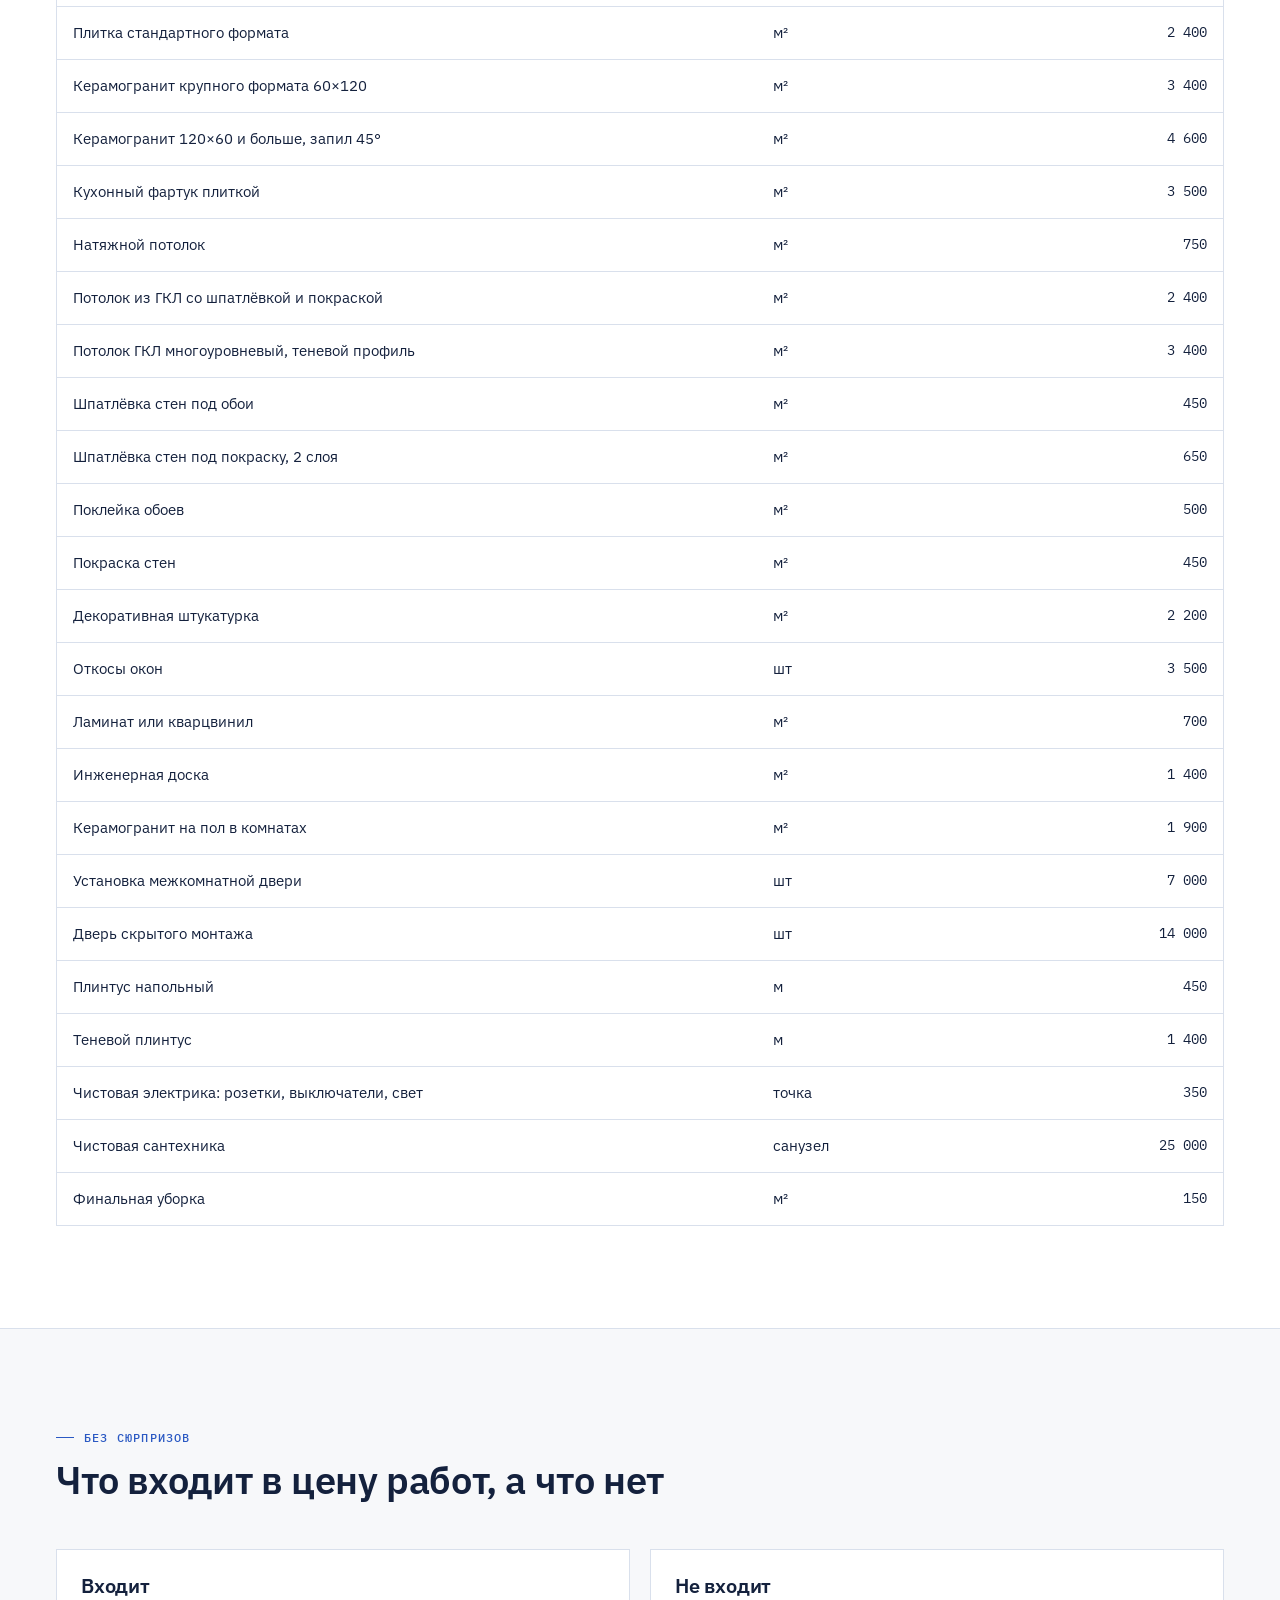
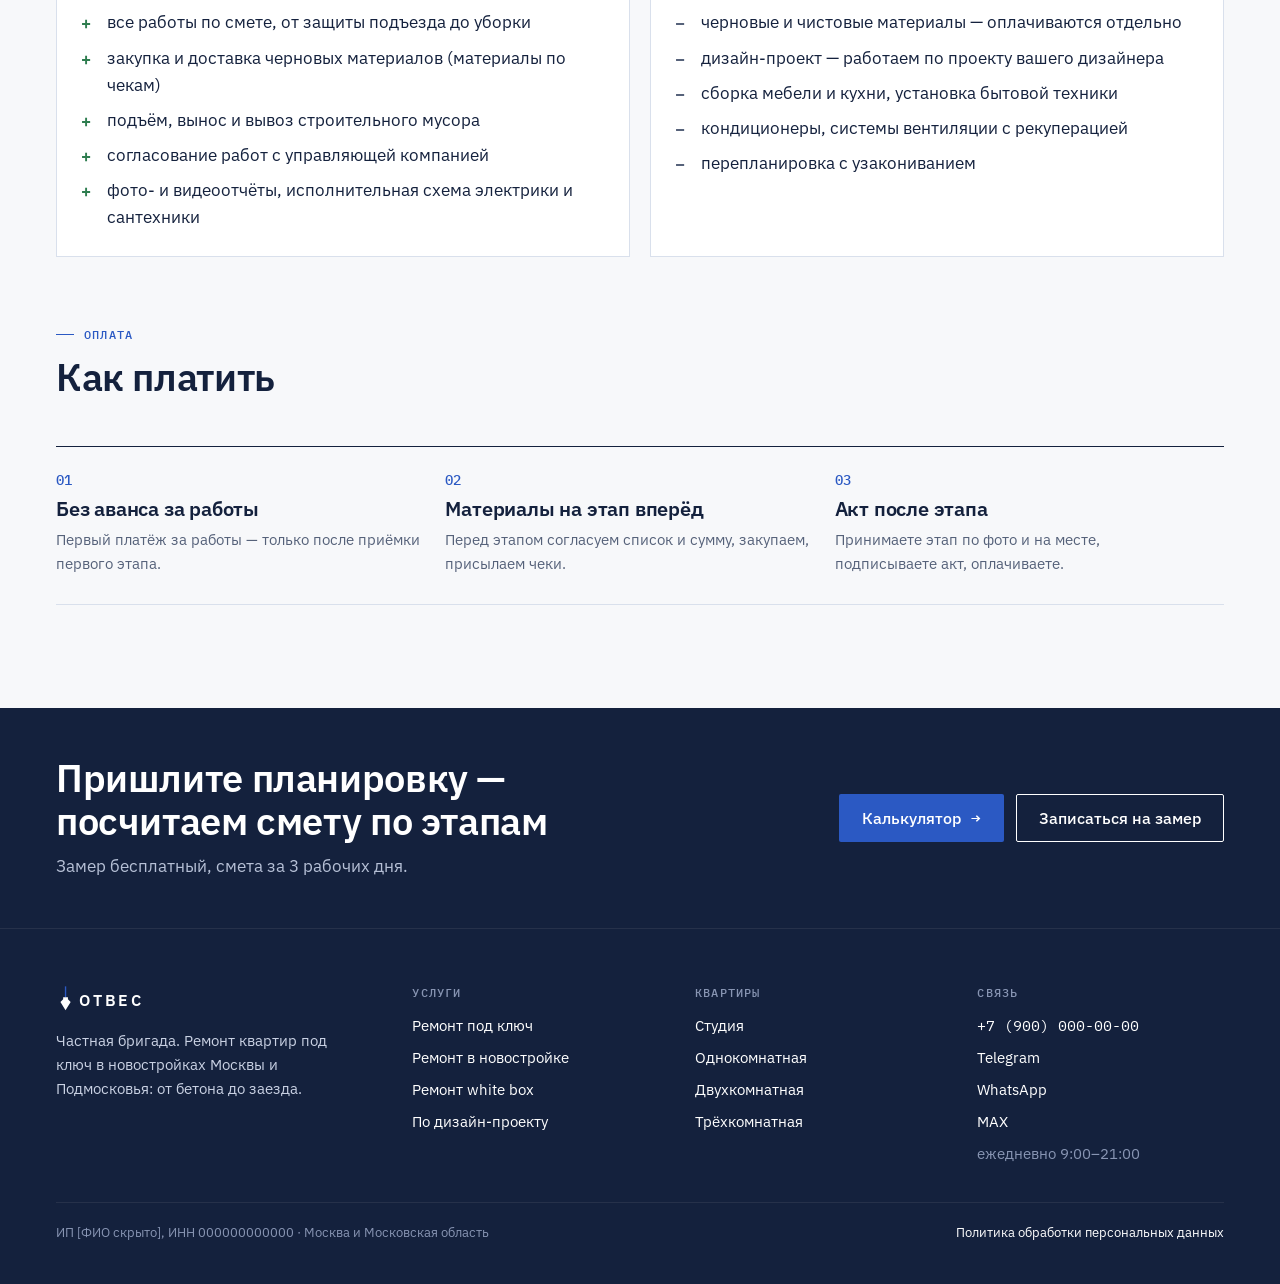
<file: ceny.html>
<!doctype html>
<html lang="ru">
<head>
<meta charset="utf-8">
<meta name="viewport" content="width=device-width, initial-scale=1, viewport-fit=cover">
<meta name="robots" content="noindex, nofollow">
<title>Цены на ремонт квартиры под ключ в Москве: расценки и сметы | Отвес</title>
<meta name="description" content="Расценки на работы, стоимость каждого этапа и три полные сметы на квартиру 58 м². Калькулятор по работам, материалы отдельно, оплата по актам.">
<link rel="preconnect" href="https://fonts.googleapis.com">
<link rel="preconnect" href="https://fonts.gstatic.com" crossorigin>
<link rel="stylesheet" href="https://fonts.googleapis.com/css2?family=IBM+Plex+Mono:wght@400;500&family=IBM+Plex+Sans:wght@400;500;600&display=swap">
<link rel="stylesheet" href="assets/style.css">
<script src="assets/pricing.js" defer></script>
<script src="assets/app.js" defer></script>
<style>
.entry{display:grid;gap:16px}
@media (min-width:860px){.entry{grid-template-columns:repeat(3,1fr)}}
.entry a{background:var(--white);border:1px solid var(--line);padding:24px;text-decoration:none;color:var(--ink);display:flex;flex-direction:column;gap:8px}
.entry a:hover{border-color:var(--blue)}
.entry .k{font:500 13px var(--f-mono);color:var(--blue)}
.entry p{color:var(--muted);font-size:15px}
.rates td:first-child{width:60%}
</style>
</head>
<body data-page="ceny">
<main>

<section class="blueprint" style="padding-bottom:56px">
  <div class="wrap">
    <nav class="crumbs" aria-label="Хлебные крошки"><a href="index.html">Главная</a><span>/</span><span>Цены</span></nav>
    <h1 style="margin-top:28px;max-width:860px">Цены на ремонт квартир</h1>
    <p class="hero-lead">Мы не продаём «пакеты». Смета собирается из конкретных работ: сколько квадратных метров штукатурки, сколько электроточек, какая плитка. Ниже — наши расценки, стоимость этапов и готовые примеры смет.</p>
  </div>
</section>

<section class="section white" style="padding-top:48px">
  <div class="wrap">
    <div class="entry">
      <a href="kalkulyator.html"><span class="k">01 · калькулятор</span><h3>Посчитать свою квартиру</h3><p>Площадь, санузлы, стены, полы, потолки, электрика. Смета по этапам за пару минут.</p></a>
      <a href="smeta.html"><span class="k">02 · примеры смет</span><h3>Три сметы на 58 м²</h3><p>Базовая, комфорт и под дизайн-проект — каждая работа с объёмом и ценой.</p></a>
      <a href="#rates"><span class="k">03 · расценки</span><h3>Цены на отдельные работы</h3><p>Полный прайс на работы, по которому считаем все сметы.</p></a>
    </div>
  </div>
</section>

<!-- Три сметы -->
<section class="section">
  <div class="wrap">
    <div class="section-head"><span class="label">Примеры</span><h2>Одна квартира — три сметы</h2><p>Двухкомнатная 58 м², бетон, один санузел. Разница в цене — только из-за выбранной отделки.</p></div>
    <div class="table-wrap">
      <table class="packages">
        <thead><tr><th></th>
          <th>Базовая<small>аккуратно, без сложных решений</small></th>
          <th>Комфорт<small>продуманный ремонт для жизни</small></th>
          <th>Под дизайн-проект<small>по чертежам вашего дизайнера</small></th></tr></thead>
        <tbody id="cmpBody"></tbody>
      </table>
    </div>
  </div>
</section>

<!-- Этапы -->
<section class="section white">
  <div class="wrap">
    <div class="section-head"><span class="label">Стоимость по этапам</span><h2>Сколько стоит каждый этап</h2><p>Смета «Комфорт» на 58 м². Платите по акту после этапа — 5–6 платежей за ремонт.</p></div>
    <div class="table-wrap">
      <table style="min-width:640px">
        <thead><tr><th>№</th><th>Этап</th><th class="r">Доля</th><th class="r">Стоимость</th></tr></thead>
        <tbody id="stBody"></tbody>
        <tfoot id="stFoot"></tfoot>
      </table>
    </div>
  </div>
</section>

<!-- Типовые -->
<section class="section" id="tipovye">
  <div class="wrap">
    <div class="section-head"><span class="label">Типовые квартиры</span><h2>Сколько стоит ремонт студии, одно-, двух- и трёхкомнатной квартиры</h2><p>Смета «Комфорт», бетон. Трёхкомнатная — с двумя санузлами.</p></div>
    <div class="table-wrap">
      <table style="min-width:640px">
        <thead><tr><th>Квартира</th><th class="r">Площадь</th><th class="r">Работы</th><th class="r">Черновые материалы</th><th class="r">Срок</th></tr></thead>
        <tbody id="tpBody"></tbody>
      </table>
    </div>
  </div>
</section>

<!-- Расценки -->
<section class="section white" id="rates">
  <div class="wrap">
    <div class="section-head"><span class="label">Расценки</span><h2>Цены на работы</h2><p>Только работы, без материалов. По этим расценкам считаются калькулятор, примеры смет и ваша смета после замера.</p></div>
    <div class="table-wrap">
      <table class="rates" style="min-width:560px">
        <thead><tr><th>Работа</th><th>Ед.</th><th class="r">Цена, ₽</th></tr></thead>
        <tbody id="rtBody"></tbody>
      </table>
    </div>
  </div>
</section>

<!-- Входит/не входит + оплата -->
<section class="section">
  <div class="wrap">
    <div class="section-head"><span class="label">Без сюрпризов</span><h2>Что входит в цену работ, а что нет</h2></div>
    <div class="inout">
      <div class="yes"><h3>Входит</h3><ul>
        <li>все работы по смете, от защиты подъезда до уборки</li>
        <li>закупка и доставка черновых материалов (материалы по чекам)</li>
        <li>подъём, вынос и вывоз строительного мусора</li>
        <li>согласование работ с управляющей компанией</li>
        <li>фото- и видеоотчёты, исполнительная схема электрики и сантехники</li>
      </ul></div>
      <div class="no"><h3>Не входит</h3><ul>
        <li>черновые и чистовые материалы — оплачиваются отдельно</li>
        <li>дизайн-проект — работаем по проекту вашего дизайнера</li>
        <li>сборка мебели и кухни, установка бытовой техники</li>
        <li>кондиционеры, системы вентиляции с рекуперацией</li>
        <li>перепланировка с узакониванием</li>
      </ul></div>
    </div>
    <div class="section-head" style="margin-top:72px"><span class="label">Оплата</span><h2>Как платить</h2></div>
    <div class="process">
      <div class="step"><span class="n">01</span><h3>Без аванса за работы</h3><p>Первый платёж за работы — только после приёмки первого этапа.</p></div>
      <div class="step"><span class="n">02</span><h3>Материалы на этап вперёд</h3><p>Перед этапом согласуем список и сумму, закупаем, присылаем чеки.</p></div>
      <div class="step"><span class="n">03</span><h3>Акт после этапа</h3><p>Принимаете этап по фото и на месте, подписываете акт, оплачиваете.</p></div>
    </div>
  </div>
</section>

<section class="cta-band"><div class="wrap">
  <div><h2>Пришлите планировку — посчитаем смету по этапам</h2><p>Замер бесплатный, смета за 3 рабочих дня.</p></div>
  <div class="btn-row"><a class="btn btn-primary arrow" href="kalkulyator.html">Калькулятор</a><a class="btn btn-line" href="kontakty.html#brief">Записаться на замер</a></div>
</div></section>

</main>

<script>
document.addEventListener('DOMContentLoaded', () => {
  const O = window.OTVES, fmt = O.fmt;
  const ref = { area: 58, rooms: 2, baths: 1, height: 2.7, state: 'concrete' };
  const keys = ['base', 'comfort', 'design'];
  const r = Object.fromEntries(keys.map(k => [k, O.compute({ ...ref, ...O.PRESETS[k], level: k })]));
  const row = (h, f) => `<tr><th>${h}</th>${keys.map(k => `<td>${f(k)}</td>`).join('')}</tr>`;
  const L = {
    walls: { wallpaper: 'обои', paint: 'покраска', decor: 'покраска и декоративная штукатурка' },
    floor: { lam: 'ламинат или кварцвинил', wood: 'инженерная доска', tile: 'керамогранит' },
    ceiling: { stretch: 'натяжные', gkl: 'ГКЛ под покраску', complex: 'ГКЛ многоуровневый, теневой профиль' },
    tile: { std: 'плитка стандартного формата', large: 'керамогранит 60×120', xl: '120×60 и больше, запил 45°' },
    electric: { std: 'стандарт, ≈ 1,4 точки на м²', ext: 'расширенная, ≈ 1,7 точки на м²', project: 'по электропроекту, ≈ 2,1 точки на м²' },
    heat: { none: 'нет', bath: 'в санузле', bathKitchen: 'в санузле и на кухне' },
    doors: { std: 'обычные', hidden: 'скрытого монтажа' },
  };
  document.getElementById('cmpBody').innerHTML =
    row('Работы', k => `<span class="price">${fmt(r[k].work)} <small>₽</small></span>`) +
    row('За м² работ', k => `<span class="mono">≈ ${fmt(r[k].perM2)} ₽</span>`) +
    row('Стены', k => L.walls[O.PRESETS[k].walls]) +
    row('Полы', k => L.floor[O.PRESETS[k].floor]) +
    row('Тёплый пол', k => L.heat[O.PRESETS[k].heat]) +
    row('Санузел', k => L.tile[O.PRESETS[k].tile]) +
    row('Потолки', k => L.ceiling[O.PRESETS[k].ceiling]) +
    row('Электрика', k => L.electric[O.PRESETS[k].electric]) +
    row('Двери', k => L.doors[O.PRESETS[k].doors]) +
    row('Срок', k => `<span class="mono">${r[k].days}–${r[k].days + 15} дн.</span>`) +
    row('', k => `<a href="smeta.html#${k}">Смета по позициям →</a>`);

  const c = r.comfort;
  document.getElementById('stBody').innerHTML = c.stages.map(s =>
    `<tr><td class="mono">${String(s.n).padStart(2, '0')}</td><td>${s.name}</td><td class="r mono">${(s.sum / c.work * 100).toFixed(1).replace('.', ',')} %</td><td class="r mono">${fmt(s.sum)} ₽</td></tr>`).join('');
  document.getElementById('stFoot').innerHTML = `<tr><td></td><td>Итого работы</td><td class="r mono">100 %</td><td class="r mono">${fmt(c.work)} ₽</td></tr>`;

  const types = [['Студия', 28, 1, 1], ['Однокомнатная', 38, 1, 1], ['Двухкомнатная', 58, 2, 1], ['Трёхкомнатная', 80, 3, 2]];
  document.getElementById('tpBody').innerHTML = types.map(([n, a, rooms, baths]) => {
    const t = O.compute({ ...O.PRESETS.comfort, level: 'comfort', area: a, rooms, baths, state: 'concrete' });
    return `<tr><td>${n}</td><td class="r mono">${a} м²</td><td class="r mono">${fmt(t.work)} ₽</td><td class="r mono">${fmt(t.materials[0] / 1000)}–${fmt(t.materials[1] / 1000)} тыс. ₽</td><td class="r mono">${t.days}–${t.days + 15} дн.</td></tr>`;
  }).join('');

  document.getElementById('rtBody').innerHTML = Object.values(O.R).map(x =>
    `<tr><td>${x.name}</td><td>${x.unit}</td><td class="r mono">${fmt(x.price)}</td></tr>`).join('');
});
</script>
</body>
</html>
</file>
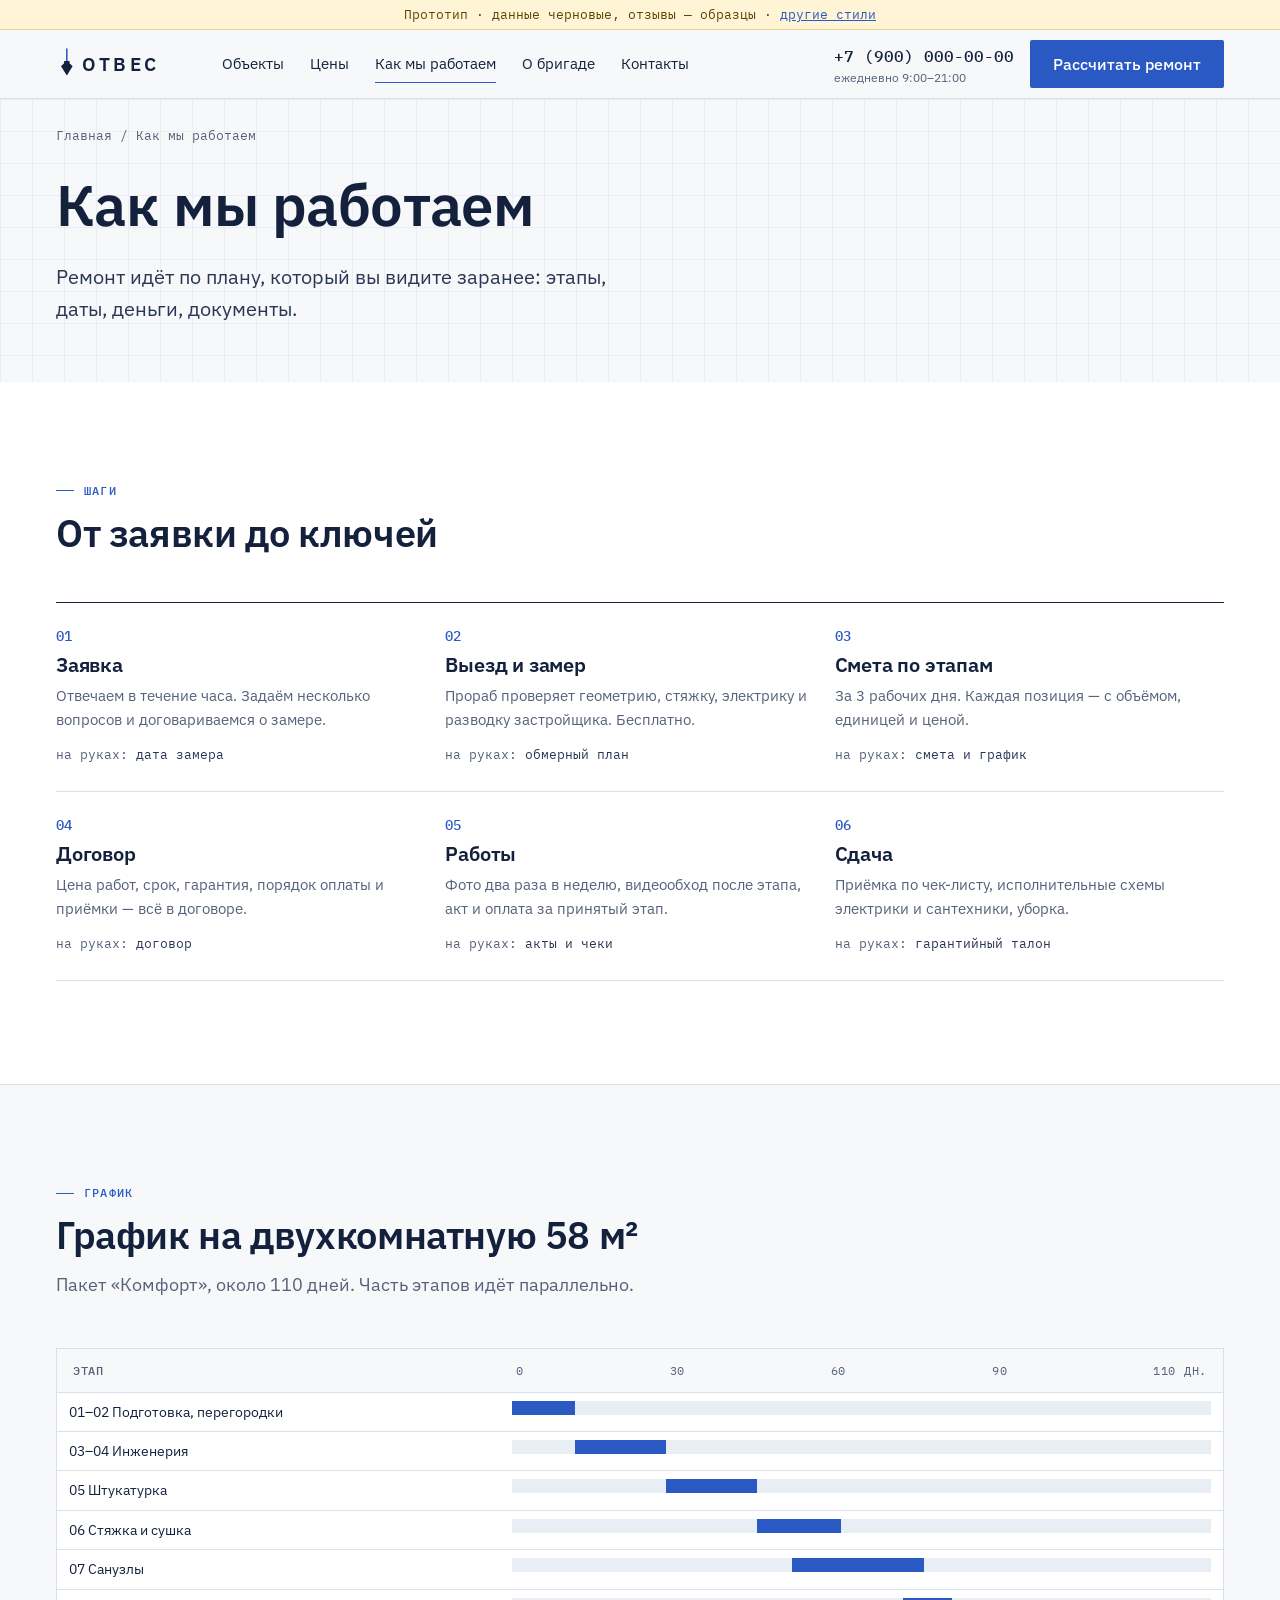
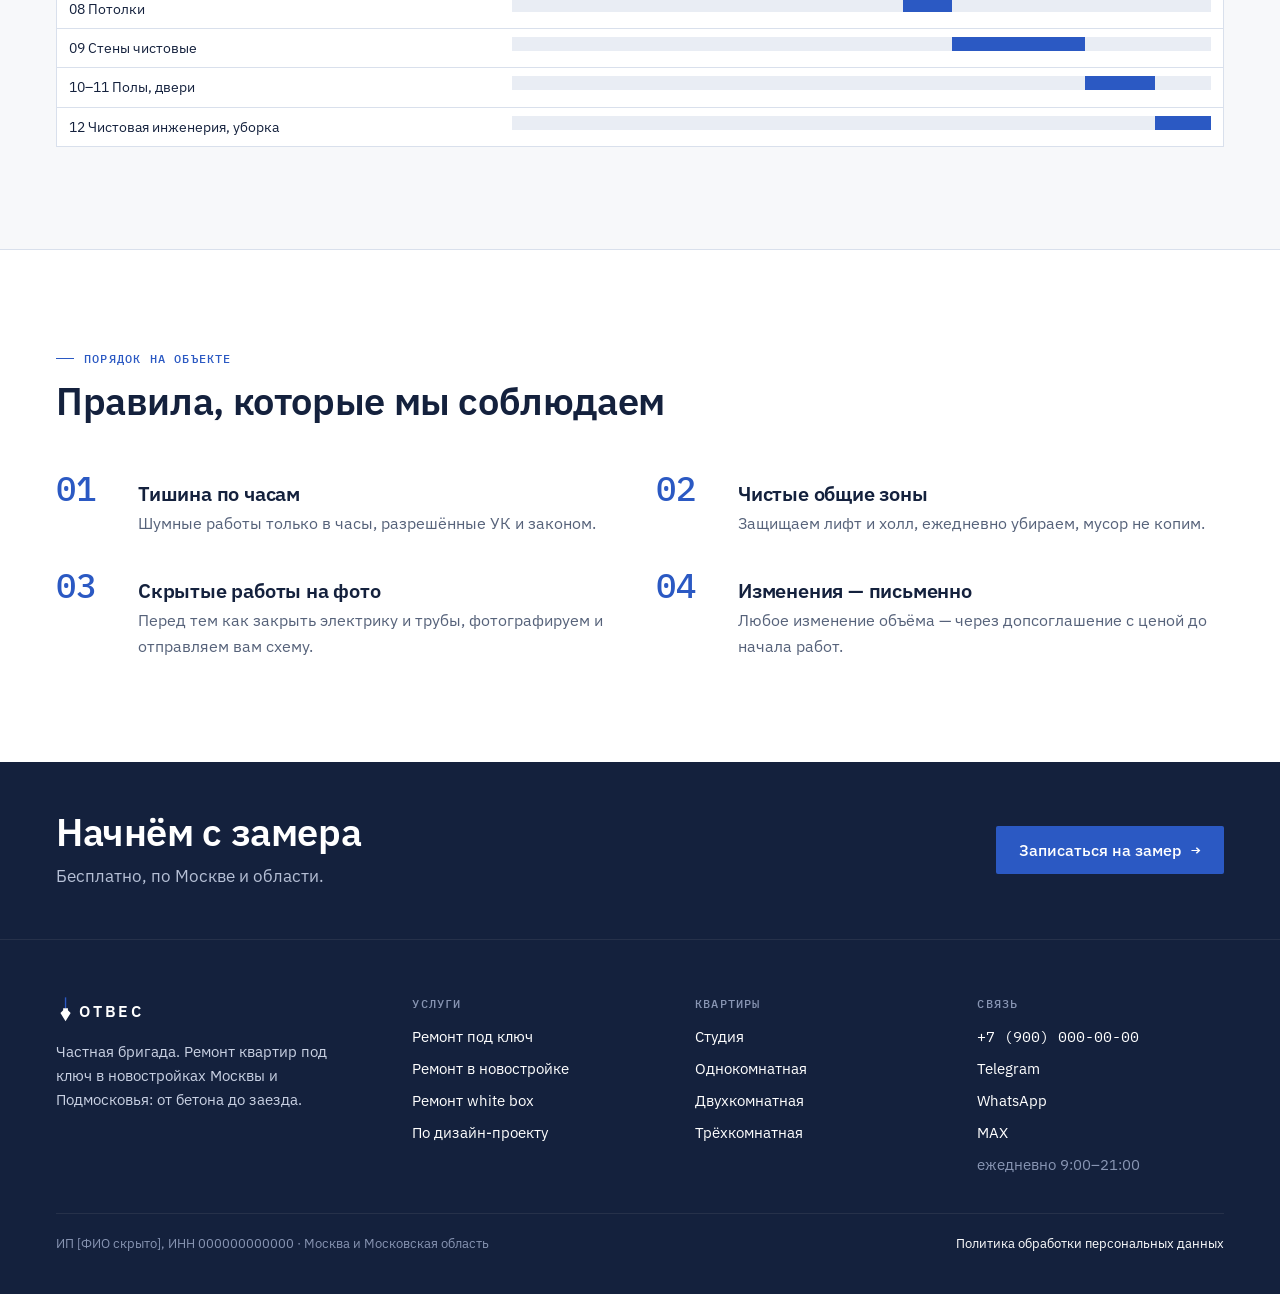
<file: kak-my-rabotaem.html>
<!doctype html>
<html lang="ru">
<head>
<meta charset="utf-8">
<meta name="viewport" content="width=device-width, initial-scale=1, viewport-fit=cover">
<meta name="robots" content="noindex, nofollow">
<title>Этапы ремонта квартиры: от замера до сдачи | Отвес</title>
<meta name="description" content="Как идёт ремонт: замер, смета по этапам, договор, работы с фотоотчётами и актами, сдача и гарантия. График на типовую квартиру.">
<link rel="preconnect" href="https://fonts.googleapis.com">
<link rel="preconnect" href="https://fonts.gstatic.com" crossorigin>
<link rel="stylesheet" href="https://fonts.googleapis.com/css2?family=IBM+Plex+Mono:wght@400;500&family=IBM+Plex+Sans:wght@400;500;600&display=swap">
<link rel="stylesheet" href="assets/style.css">
<script src="assets/app.js" defer></script>
<style>
.gantt{min-width:720px}
.gantt td{padding:8px 12px;font-size:14px}
.gantt .track{position:relative;height:14px;background:var(--grid)}
.gantt .track i{position:absolute;top:0;bottom:0;background:var(--blue)}
.gantt .scale{display:flex;justify-content:space-between;font:12px var(--f-mono);color:var(--muted)}
</style>
</head>
<body data-page="process">
<main>

<section class="blueprint" style="padding-bottom:56px">
  <div class="wrap">
    <nav class="crumbs" aria-label="Хлебные крошки"><a href="index.html">Главная</a><span>/</span><span>Как мы работаем</span></nav>
    <h1 style="margin-top:28px">Как мы работаем</h1>
    <p class="hero-lead">Ремонт идёт по плану, который вы видите заранее: этапы, даты, деньги, документы.</p>
  </div>
</section>

<section class="section white">
  <div class="wrap">
    <div class="section-head"><span class="label">Шаги</span><h2>От заявки до ключей</h2></div>
    <div class="process">
      <div class="step"><span class="n">01</span><h3>Заявка</h3><p>Отвечаем в течение часа. Задаём несколько вопросов и договариваемся о замере.</p><span class="out">дата замера</span></div>
      <div class="step"><span class="n">02</span><h3>Выезд и замер</h3><p>Прораб проверяет геометрию, стяжку, электрику и разводку застройщика. Бесплатно.</p><span class="out">обмерный план</span></div>
      <div class="step"><span class="n">03</span><h3>Смета по этапам</h3><p>За 3 рабочих дня. Каждая позиция — с объёмом, единицей и ценой.</p><span class="out">смета и график</span></div>
      <div class="step"><span class="n">04</span><h3>Договор</h3><p>Цена работ, срок, гарантия, порядок оплаты и приёмки — всё в договоре.</p><span class="out">договор</span></div>
      <div class="step"><span class="n">05</span><h3>Работы</h3><p>Фото два раза в неделю, видеообход после этапа, акт и оплата за принятый этап.</p><span class="out">акты и чеки</span></div>
      <div class="step"><span class="n">06</span><h3>Сдача</h3><p>Приёмка по чек-листу, исполнительные схемы электрики и сантехники, уборка.</p><span class="out">гарантийный талон</span></div>
    </div>
  </div>
</section>

<section class="section">
  <div class="wrap">
    <div class="section-head"><span class="label">График</span><h2>График на двухкомнатную 58 м²</h2><p>Пакет «Комфорт», около 110 дней. Часть этапов идёт параллельно.</p></div>
    <div class="table-wrap">
      <table class="gantt">
        <thead><tr><th style="width:38%">Этап</th><th><div class="scale"><span>0</span><span>30</span><span>60</span><span>90</span><span>110 дн.</span></div></th></tr></thead>
        <tbody>
          <tr><td>01–02 Подготовка, перегородки</td><td><div class="track"><i style="left:0;width:9%"></i></div></td></tr>
          <tr><td>03–04 Инженерия</td><td><div class="track"><i style="left:9%;width:13%"></i></div></td></tr>
          <tr><td>05 Штукатурка</td><td><div class="track"><i style="left:22%;width:13%"></i></div></td></tr>
          <tr><td>06 Стяжка и сушка</td><td><div class="track"><i style="left:35%;width:12%"></i></div></td></tr>
          <tr><td>07 Санузлы</td><td><div class="track"><i style="left:40%;width:19%"></i></div></td></tr>
          <tr><td>08 Потолки</td><td><div class="track"><i style="left:56%;width:7%"></i></div></td></tr>
          <tr><td>09 Стены чистовые</td><td><div class="track"><i style="left:63%;width:19%"></i></div></td></tr>
          <tr><td>10–11 Полы, двери</td><td><div class="track"><i style="left:82%;width:10%"></i></div></td></tr>
          <tr><td>12 Чистовая инженерия, уборка</td><td><div class="track"><i style="left:92%;width:8%"></i></div></td></tr>
        </tbody>
      </table>
    </div>
  </div>
</section>

<section class="section white">
  <div class="wrap">
    <div class="section-head"><span class="label">Порядок на объекте</span><h2>Правила, которые мы соблюдаем</h2></div>
    <div class="reasons">
      <div class="reason"><b>01</b><h3>Тишина по часам</h3><p>Шумные работы только в часы, разрешённые УК и законом.</p></div>
      <div class="reason"><b>02</b><h3>Чистые общие зоны</h3><p>Защищаем лифт и холл, ежедневно убираем, мусор не копим.</p></div>
      <div class="reason"><b>03</b><h3>Скрытые работы на фото</h3><p>Перед тем как закрыть электрику и трубы, фотографируем и отправляем вам схему.</p></div>
      <div class="reason"><b>04</b><h3>Изменения — письменно</h3><p>Любое изменение объёма — через допсоглашение с ценой до начала работ.</p></div>
    </div>
  </div>
</section>

<section class="cta-band"><div class="wrap">
  <div><h2>Начнём с замера</h2><p>Бесплатно, по Москве и области.</p></div>
  <div class="btn-row"><a class="btn btn-primary arrow" href="kontakty.html#brief">Записаться на замер</a></div>
</div></section>

</main>
</body>
</html>
</file>
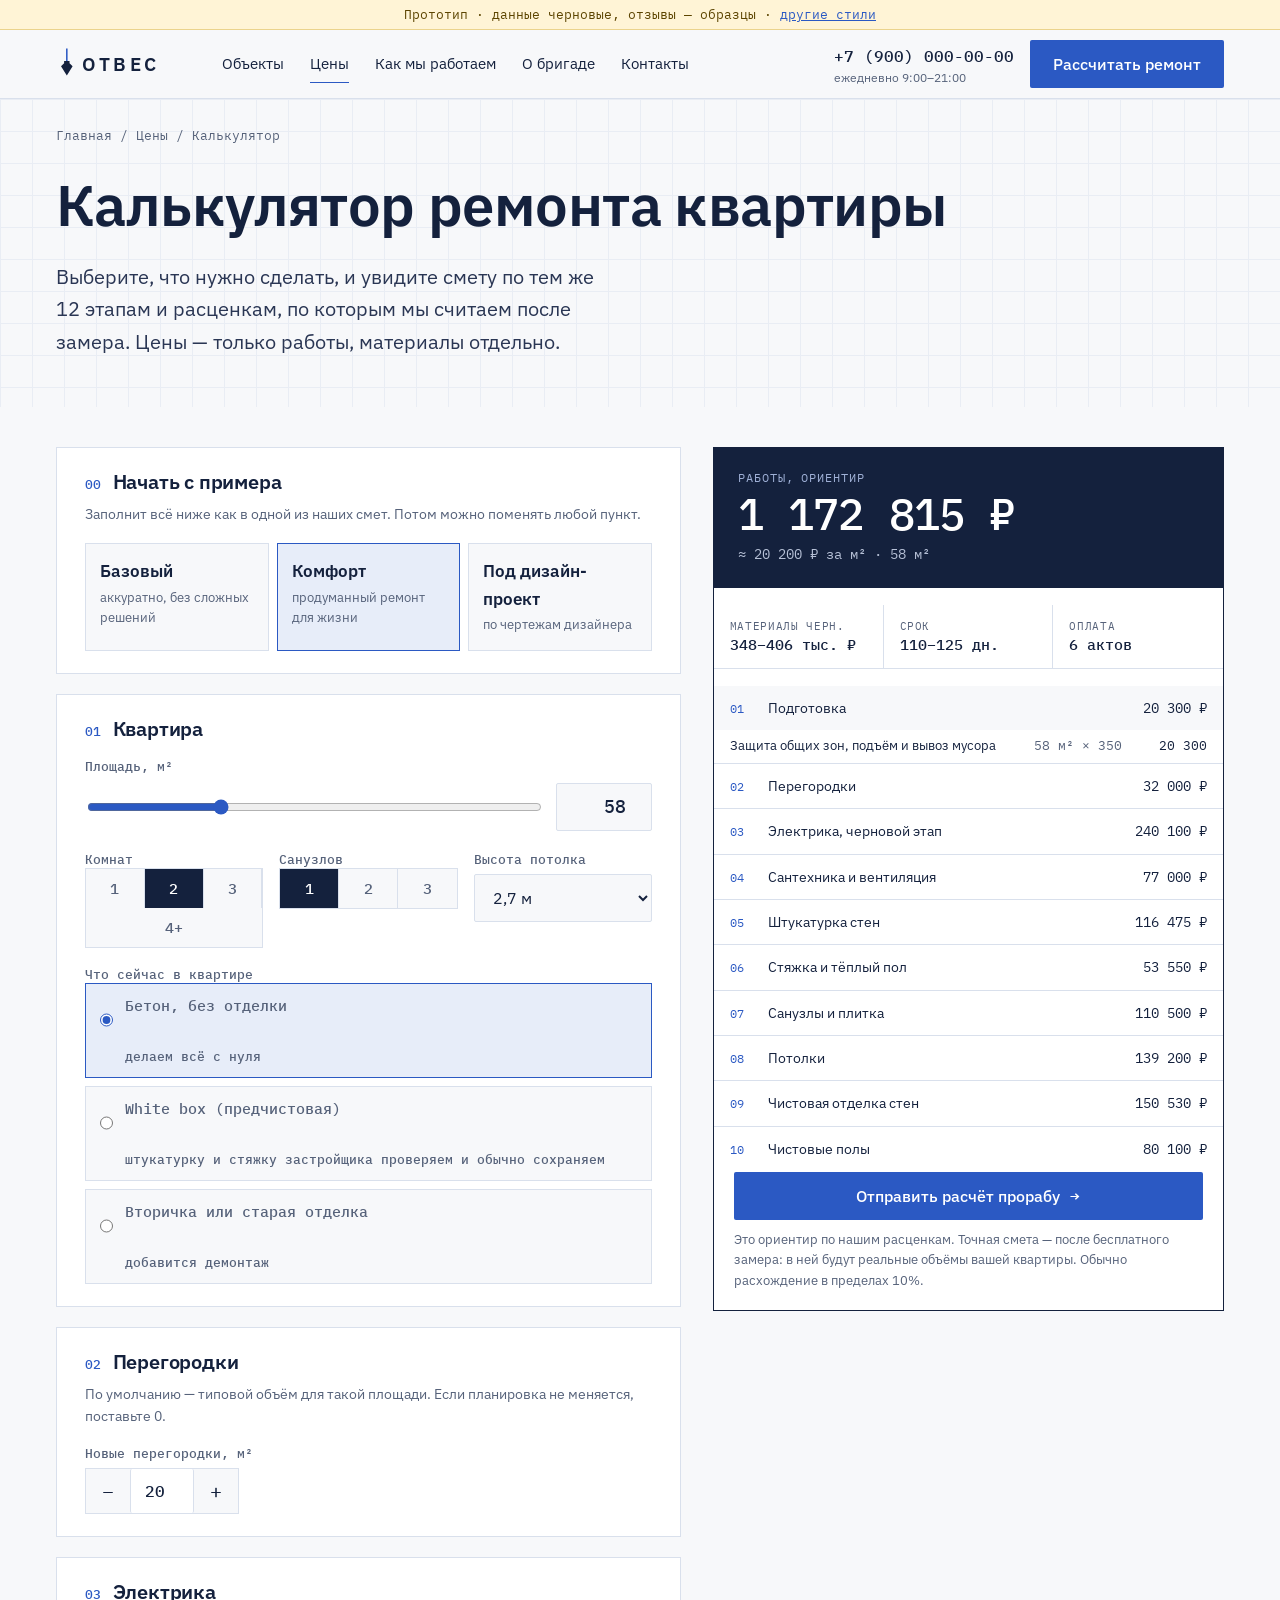
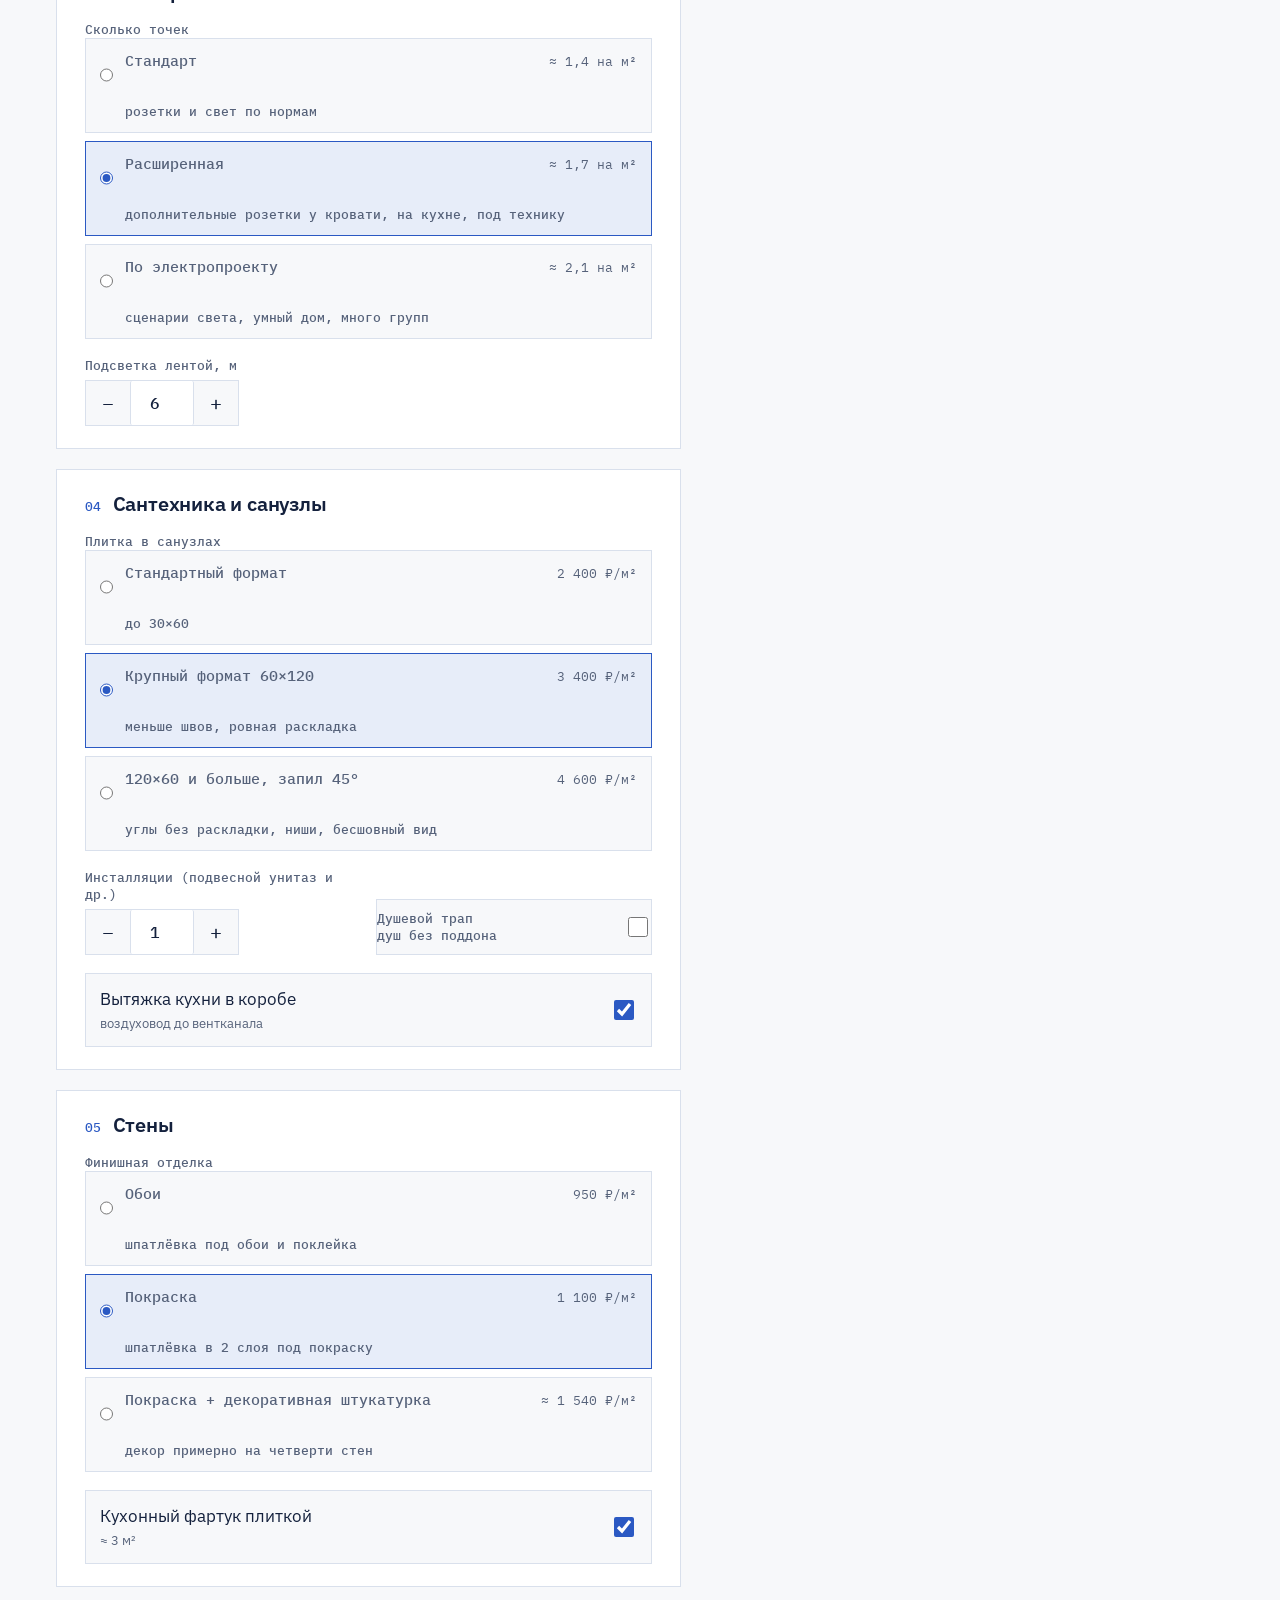
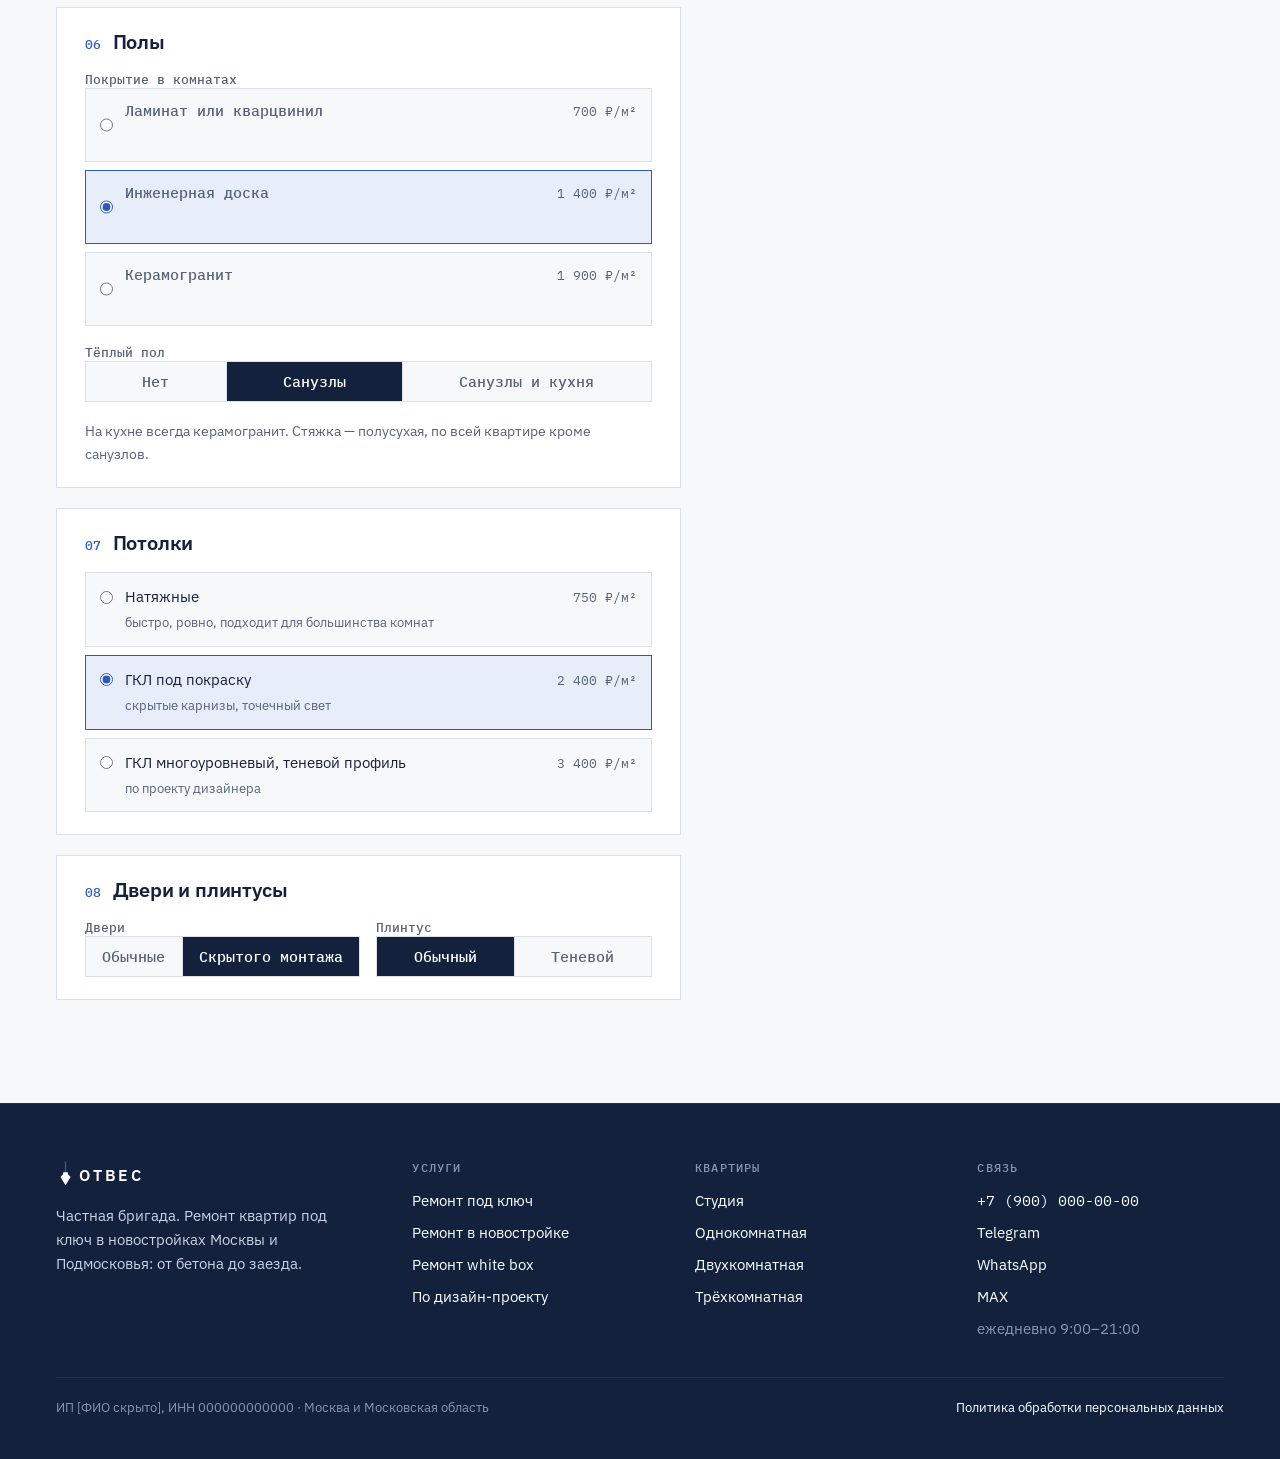
<file: kalkulyator.html>
<!doctype html>
<html lang="ru">
<head>
<meta charset="utf-8">
<meta name="viewport" content="width=device-width, initial-scale=1, viewport-fit=cover">
<meta name="robots" content="noindex, nofollow">
<title>Калькулятор ремонта квартиры — смета по этапам онлайн | Отвес</title>
<meta name="description" content="Посчитайте ремонт квартиры по работам: стены, полы, потолки, санузлы, электрика. Смета по 12 этапам, материалы отдельно, срок и порядок оплаты.">
<link rel="preconnect" href="https://fonts.googleapis.com">
<link rel="preconnect" href="https://fonts.gstatic.com" crossorigin>
<link rel="stylesheet" href="https://fonts.googleapis.com/css2?family=IBM+Plex+Mono:wght@400;500&family=IBM+Plex+Sans:wght@400;500;600&display=swap">
<link rel="stylesheet" href="assets/style.css">
<script src="assets/pricing.js" defer></script>
<script src="assets/app.js" defer></script>
<style>
.kgrid{display:grid;gap:32px;align-items:start}
@media (min-width:1080px){.kgrid{grid-template-columns:minmax(0,1.1fr) minmax(0,.9fr)}}
.kgrid > *{min-width:0}
.kform{display:flex;flex-direction:column;gap:20px}
.kblock{background:var(--white);border:1px solid var(--line);padding:22px clamp(16px,2.5vw,28px);display:flex;flex-direction:column;gap:18px}
.kblock > h2{font-size:20px;display:flex;gap:12px;align-items:baseline}
.kblock > h2 .n{font:500 13px var(--f-mono);color:var(--blue)}
.kblock .hint{font-size:14px;color:var(--muted);margin-top:-8px}
.krow{display:grid;gap:16px}
@media (min-width:640px){.krow{grid-template-columns:repeat(2,minmax(0,1fr))}}
.krow.three{}
@media (min-width:640px){.krow.three{grid-template-columns:repeat(3,minmax(0,1fr))}}
.opt{display:grid;gap:8px}
.opt label{position:relative;display:grid;grid-template-columns:auto 1fr auto;gap:4px 12px;align-items:baseline;border:1px solid var(--line);padding:12px 14px;cursor:pointer;background:var(--paper)}
.opt label:has(input:checked){border-color:var(--blue);background:var(--blue-soft)}
.opt label:has(input:focus-visible){outline:2px solid var(--blue)}
.opt input{accent-color:var(--blue);margin:0;align-self:center}
.opt .t{font-size:15px}
.opt .p{font:13px var(--f-mono);color:var(--muted);white-space:nowrap}
.opt .d{grid-column:2/4;font-size:13px;color:var(--muted)}
.seg{display:flex;flex-wrap:wrap;border:1px solid var(--line);background:var(--paper)}
.seg label{flex:1 1 auto;position:relative;text-align:center;padding:10px 12px;cursor:pointer;font-size:15px;border-right:1px solid var(--line);min-width:52px}
.seg label:last-child{border-right:0}
.seg input{position:absolute;left:0;top:0;width:1px;height:1px;opacity:0;margin:0}
.seg label:has(input:checked){background:var(--ink);color:#fff}
.seg label:has(input:focus-visible){outline:2px solid var(--blue);outline-offset:-2px}
.toggle{display:flex;align-items:center;justify-content:space-between;gap:12px;border:1px solid var(--line);padding:12px 14px;background:var(--paper);cursor:pointer}
.toggle input{width:20px;height:20px;accent-color:var(--blue);flex:none}
.toggle span small{display:block;color:var(--muted);font-size:13px}
.stepper{display:flex;align-items:stretch;border:1px solid var(--line);background:var(--paper);width:max-content}
.stepper button{width:44px;border:0;background:none;font:20px var(--f-mono);cursor:pointer;color:var(--ink)}
.stepper button:hover{background:var(--blue-soft)}
.stepper input{width:64px;text-align:center;border:0;border-left:1px solid var(--line);border-right:1px solid var(--line);font:500 16px var(--f-mono);background:var(--white);min-height:44px;color:var(--ink)}
.presets{display:grid;gap:8px}
@media (min-width:640px){.presets{grid-template-columns:repeat(3,1fr)}}
.presets button{text-align:left;border:1px solid var(--line);background:var(--paper);padding:14px;cursor:pointer;display:flex;flex-direction:column;gap:2px;font:inherit;color:var(--ink)}
.presets button b{font-weight:600}
.presets button span{font-size:13px;color:var(--muted)}
.presets button[aria-pressed="true"]{border-color:var(--blue);background:var(--blue-soft)}
.area-row{display:grid;grid-template-columns:1fr auto;gap:16px;align-items:center}
.area-row input[type=range]{accent-color:var(--blue);width:100%}
.area-row .num-in{width:96px;font:500 18px var(--f-mono);padding:10px;border:1px solid var(--line);background:var(--paper);text-align:right;color:var(--ink)}

.result{position:sticky;top:calc(84px + env(safe-area-inset-top,0px));display:flex;flex-direction:column;gap:0;background:var(--white);border:1px solid var(--ink)}
.result .top{padding:22px 24px;background:var(--ink);color:#fff;display:flex;flex-direction:column;gap:6px}
.result .top small{font:12px var(--f-mono);color:#9FB0D6;text-transform:uppercase;letter-spacing:.08em}
.result .total{font:500 clamp(32px,4vw,44px)/1.05 var(--f-mono);letter-spacing:-.02em}
.result .sub{display:grid;grid-template-columns:repeat(3,1fr);border-bottom:1px solid var(--line)}
.result .sub div{padding:14px 16px;border-right:1px solid var(--line);display:flex;flex-direction:column;gap:2px}
.result .sub div:last-child{border-right:0}
.result .sub dt{font:11px var(--f-mono);color:var(--muted);text-transform:uppercase;letter-spacing:.06em}
.result .sub dd{margin:0;font:500 15px var(--f-mono)}
.rstages{max-height:min(52vh,560px);overflow:auto}
.rstage{border-bottom:1px solid var(--line)}
.rstage summary{list-style:none;cursor:pointer;display:grid;grid-template-columns:28px 1fr auto;gap:10px;padding:11px 16px;font-size:14px;align-items:baseline}
.rstage summary::-webkit-details-marker{display:none}
.rstage summary .n{font:12px var(--f-mono);color:var(--blue)}
.rstage summary .s{font:14px var(--f-mono);white-space:nowrap}
.rstage[open] summary{background:var(--paper)}
.rstage table{font-size:13px}
.rstage td{padding:6px 16px;border-bottom:1px dashed var(--line)}
.rstage td.q{font-family:var(--f-mono);white-space:nowrap;color:var(--muted)}
.rstage td.s{font-family:var(--f-mono);white-space:nowrap;text-align:right}
.result .foot{padding:18px 20px;display:flex;flex-direction:column;gap:10px}
.result .foot p{font-size:13px;color:var(--muted)}
.mobile-total{display:none}
@media (max-width:1079px){
  .result{position:static}
  .mobile-total{display:flex;position:fixed;left:0;right:0;bottom:0;z-index:25;background:var(--blue);color:#fff;justify-content:space-between;align-items:center;padding:10px max(16px,env(safe-area-inset-right,0px)) calc(10px + env(safe-area-inset-bottom,0px)) max(16px,env(safe-area-inset-left,0px));text-decoration:none;font:500 15px var(--f-mono)}
  .mobile-total:hover{color:#fff}
  body{padding-bottom:calc(46px + env(safe-area-inset-bottom,0px))}
}
</style>
</head>
<body data-page="ceny">
<main>

<section class="blueprint" style="padding-bottom:48px">
  <div class="wrap">
    <nav class="crumbs" aria-label="Хлебные крошки"><a href="index.html">Главная</a><span>/</span><a href="ceny.html">Цены</a><span>/</span><span>Калькулятор</span></nav>
    <h1 style="margin-top:28px;max-width:900px">Калькулятор ремонта квартиры</h1>
    <p class="hero-lead">Выберите, что нужно сделать, и увидите смету по тем же 12 этапам и расценкам, по которым мы считаем после замера. Цены — только работы, материалы отдельно.</p>
  </div>
</section>

<section class="section" style="padding-top:40px">
  <div class="wrap">
    <div class="kgrid">

      <form class="kform" id="kform" onsubmit="return false">

        <div class="kblock">
          <h2><span class="n">00</span>Начать с примера</h2>
          <p class="hint">Заполнит всё ниже как в одной из наших смет. Потом можно поменять любой пункт.</p>
          <div class="presets" role="group" aria-label="Примеры смет">
            <button type="button" data-preset="base" aria-pressed="false"><b>Базовый</b><span>аккуратно, без сложных решений</span></button>
            <button type="button" data-preset="comfort" aria-pressed="true"><b>Комфорт</b><span>продуманный ремонт для жизни</span></button>
            <button type="button" data-preset="design" aria-pressed="false"><b>Под дизайн-проект</b><span>по чертежам дизайнера</span></button>
          </div>
        </div>

        <div class="kblock">
          <h2><span class="n">01</span>Квартира</h2>
          <div class="field"><label for="area">Площадь, м²</label>
            <div class="area-row"><input type="range" id="area" min="20" max="160" value="58"><input class="num-in" id="areaNum" type="number" min="15" max="300" value="58" aria-label="Площадь, м²"></div></div>
          <div class="krow three">
            <fieldset class="field"><legend>Комнат</legend>
              <div class="seg">
                <label><input type="radio" name="rooms" value="1" id="r1">1</label>
                <label><input type="radio" name="rooms" value="2" id="r2" checked>2</label>
                <label><input type="radio" name="rooms" value="3" id="r3">3</label>
                <label><input type="radio" name="rooms" value="4" id="r4">4+</label>
              </div></fieldset>
            <fieldset class="field"><legend>Санузлов</legend>
              <div class="seg">
                <label><input type="radio" name="baths" value="1" id="b1" checked>1</label>
                <label><input type="radio" name="baths" value="2" id="b2">2</label>
                <label><input type="radio" name="baths" value="3" id="b3">3</label>
              </div></fieldset>
            <div class="field"><label for="height">Высота потолка</label>
              <select id="height"><option value="2.6">2,6 м</option><option value="2.7" selected>2,7 м</option><option value="2.85">2,85 м</option><option value="3">3,0 м</option><option value="3.2">3,2 м и выше</option></select></div>
          </div>
          <fieldset class="field"><legend>Что сейчас в квартире</legend>
            <div class="opt">
              <label><input type="radio" name="state" value="concrete" id="st1" checked><span class="t">Бетон, без отделки</span><span class="p"></span><span class="d">делаем всё с нуля</span></label>
              <label><input type="radio" name="state" value="whitebox" id="st2"><span class="t">White box (предчистовая)</span><span class="p"></span><span class="d">штукатурку и стяжку застройщика проверяем и обычно сохраняем</span></label>
              <label><input type="radio" name="state" value="secondary" id="st3"><span class="t">Вторичка или старая отделка</span><span class="p"></span><span class="d">добавится демонтаж</span></label>
            </div></fieldset>
        </div>

        <div class="kblock">
          <h2><span class="n">02</span>Перегородки</h2>
          <p class="hint">По умолчанию — типовой объём для такой площади. Если планировка не меняется, поставьте 0.</p>
          <div class="field"><label for="partitions">Новые перегородки, м²</label>
            <div class="stepper"><button type="button" data-step="-2" data-for="partitions" aria-label="Меньше">−</button><input id="partitions" type="number" min="0" value="20"><button type="button" data-step="2" data-for="partitions" aria-label="Больше">+</button></div></div>
        </div>

        <div class="kblock">
          <h2><span class="n">03</span>Электрика</h2>
          <fieldset class="field"><legend>Сколько точек</legend>
            <div class="opt">
              <label><input type="radio" name="electric" value="std"><span class="t">Стандарт</span><span class="p">≈ 1,4 на м²</span><span class="d">розетки и свет по нормам</span></label>
              <label><input type="radio" name="electric" value="ext" checked><span class="t">Расширенная</span><span class="p">≈ 1,7 на м²</span><span class="d">дополнительные розетки у кровати, на кухне, под технику</span></label>
              <label><input type="radio" name="electric" value="project"><span class="t">По электропроекту</span><span class="p">≈ 2,1 на м²</span><span class="d">сценарии света, умный дом, много групп</span></label>
            </div></fieldset>
          <div class="field"><label for="led">Подсветка лентой, м</label>
            <div class="stepper"><button type="button" data-step="-2" data-for="led" aria-label="Меньше">−</button><input id="led" type="number" min="0" value="6"><button type="button" data-step="2" data-for="led" aria-label="Больше">+</button></div></div>
        </div>

        <div class="kblock">
          <h2><span class="n">04</span>Сантехника и санузлы</h2>
          <fieldset class="field"><legend>Плитка в санузлах</legend>
            <div class="opt">
              <label><input type="radio" name="tile" value="std"><span class="t">Стандартный формат</span><span class="p">2 400 ₽/м²</span><span class="d">до 30×60</span></label>
              <label><input type="radio" name="tile" value="large" checked><span class="t">Крупный формат 60×120</span><span class="p">3 400 ₽/м²</span><span class="d">меньше швов, ровная раскладка</span></label>
              <label><input type="radio" name="tile" value="xl"><span class="t">120×60 и больше, запил 45°</span><span class="p">4 600 ₽/м²</span><span class="d">углы без раскладки, ниши, бесшовный вид</span></label>
            </div></fieldset>
          <div class="krow">
            <div class="field"><label for="installations">Инсталляции (подвесной унитаз и др.)</label>
              <div class="stepper"><button type="button" data-step="-1" data-for="installations" aria-label="Меньше">−</button><input id="installations" type="number" min="0" max="6" value="1"><button type="button" data-step="1" data-for="installations" aria-label="Больше">+</button></div></div>
            <div class="field" style="justify-content:flex-end;gap:8px">
              <label class="toggle"><span>Душевой трап<small>душ без поддона</small></span><input type="checkbox" id="drain"></label>
            </div>
          </div>
          <label class="toggle"><span>Вытяжка кухни в коробе<small>воздуховод до вентканала</small></span><input type="checkbox" id="vent" checked></label>
        </div>

        <div class="kblock">
          <h2><span class="n">05</span>Стены</h2>
          <fieldset class="field"><legend>Финишная отделка</legend>
            <div class="opt">
              <label><input type="radio" name="walls" value="wallpaper"><span class="t">Обои</span><span class="p">950 ₽/м²</span><span class="d">шпатлёвка под обои и поклейка</span></label>
              <label><input type="radio" name="walls" value="paint" checked><span class="t">Покраска</span><span class="p">1 100 ₽/м²</span><span class="d">шпатлёвка в 2 слоя под покраску</span></label>
              <label><input type="radio" name="walls" value="decor"><span class="t">Покраска + декоративная штукатурка</span><span class="p">≈ 1 540 ₽/м²</span><span class="d">декор примерно на четверти стен</span></label>
            </div></fieldset>
          <label class="toggle"><span>Кухонный фартук плиткой<small>≈ 3 м²</small></span><input type="checkbox" id="backsplash" checked></label>
        </div>

        <div class="kblock">
          <h2><span class="n">06</span>Полы</h2>
          <fieldset class="field"><legend>Покрытие в комнатах</legend>
            <div class="opt">
              <label><input type="radio" name="floor" value="lam"><span class="t">Ламинат или кварцвинил</span><span class="p">700 ₽/м²</span></label>
              <label><input type="radio" name="floor" value="wood" checked><span class="t">Инженерная доска</span><span class="p">1 400 ₽/м²</span></label>
              <label><input type="radio" name="floor" value="tile"><span class="t">Керамогранит</span><span class="p">1 900 ₽/м²</span></label>
            </div></fieldset>
          <fieldset class="field"><legend>Тёплый пол</legend>
            <div class="seg">
              <label><input type="radio" name="heat" value="none">Нет</label>
              <label><input type="radio" name="heat" value="bath" checked>Санузлы</label>
              <label><input type="radio" name="heat" value="bathKitchen">Санузлы и кухня</label>
            </div></fieldset>
          <p class="hint" style="margin-top:0">На кухне всегда керамогранит. Стяжка — полусухая, по всей квартире кроме санузлов.</p>
        </div>

        <div class="kblock">
          <h2><span class="n">07</span>Потолки</h2>
          <div class="opt">
            <label><input type="radio" name="ceiling" value="stretch"><span class="t">Натяжные</span><span class="p">750 ₽/м²</span><span class="d">быстро, ровно, подходит для большинства комнат</span></label>
            <label><input type="radio" name="ceiling" value="gkl" checked><span class="t">ГКЛ под покраску</span><span class="p">2 400 ₽/м²</span><span class="d">скрытые карнизы, точечный свет</span></label>
            <label><input type="radio" name="ceiling" value="complex"><span class="t">ГКЛ многоуровневый, теневой профиль</span><span class="p">3 400 ₽/м²</span><span class="d">по проекту дизайнера</span></label>
          </div>
        </div>

        <div class="kblock">
          <h2><span class="n">08</span>Двери и плинтусы</h2>
          <div class="krow">
            <fieldset class="field"><legend>Двери</legend>
              <div class="seg"><label><input type="radio" name="doors" value="std">Обычные</label><label><input type="radio" name="doors" value="hidden" checked>Скрытого монтажа</label></div></fieldset>
            <fieldset class="field"><legend>Плинтус</legend>
              <div class="seg"><label><input type="radio" name="skirt" value="std" checked>Обычный</label><label><input type="radio" name="skirt" value="shadow">Теневой</label></div></fieldset>
          </div>
        </div>

      </form>

      <aside class="result" id="result" aria-live="polite">
        <div class="top"><small>Работы, ориентир</small><span class="total" id="rTotal">—</span><span class="mono" id="rPer" style="color:#B6C0D6;font-size:14px">—</span></div>
        <dl class="sub">
          <div><dt>Материалы черн.</dt><dd id="rMat">—</dd></div>
          <div><dt>Срок</dt><dd id="rDays">—</dd></div>
          <div><dt>Оплата</dt><dd id="rActs">—</dd></div>
        </dl>
        <div class="rstages" id="rStages"></div>
        <div class="foot">
          <a class="btn btn-primary arrow" href="kontakty.html#brief">Отправить расчёт прорабу</a>
          <p>Это ориентир по нашим расценкам. Точная смета — после бесплатного замера: в ней будут реальные объёмы вашей квартиры. Обычно расхождение в пределах 10%.</p>
        </div>
      </aside>

    </div>
  </div>
</section>

<a class="mobile-total" href="#result"><span>Работы</span><span id="mTotal">—</span></a>

</main>

<script>
document.addEventListener('DOMContentLoaded', () => {
  const O = window.OTVES, fmt = O.fmt;
  const form = document.getElementById('kform');
  const $ = id => document.getElementById(id);
  let level = 'comfort';
  let partitionsTouched = false;

  const radio = n => form.querySelector(`input[name=${n}]:checked`)?.value;
  const setRadio = (n, v) => { const el = form.querySelector(`input[name=${n}][value="${v}"]`); if (el) el.checked = true; };

  function read() {
    return {
      area: +$('areaNum').value || 58,
      rooms: +radio('rooms'), baths: +radio('baths'), height: +$('height').value,
      state: radio('state'), partitions: +$('partitions').value, level,
      electric: radio('electric'), led: +$('led').value,
      tile: radio('tile'), installations: +$('installations').value, drain: $('drain').checked, vent: $('vent').checked,
      walls: radio('walls'), backsplash: $('backsplash').checked,
      floor: radio('floor'), heat: radio('heat'), ceiling: radio('ceiling'),
      doors: radio('doors'), skirt: radio('skirt'),
    };
  }

  function render() {
    const r = O.compute(read());
    $('rTotal').textContent = fmt(r.work) + ' ₽';
    $('mTotal').textContent = fmt(r.work) + ' ₽';
    $('rPer').textContent = '≈ ' + fmt(r.perM2) + ' ₽ за м² · ' + r.input.area + ' м²';
    $('rMat').textContent = fmt(r.materials[0] / 1000) + '–' + fmt(r.materials[1] / 1000) + ' тыс. ₽';
    $('rDays').textContent = r.days + '–' + (r.days + 15) + ' дн.';
    $('rActs').textContent = r.acts + ' актов';
    $('rStages').innerHTML = r.stages.map(s => `
      <details class="rstage">
        <summary><span class="n">${String(s.n).padStart(2, '0')}</span><span>${s.name}</span><span class="s">${fmt(s.sum)} ₽</span></summary>
        <table><tbody>${s.items.map(it => `<tr><td>${it.name}</td><td class="q">${String(it.qty).replace('.', ',')} ${it.unit} × ${fmt(it.price)}</td><td class="s">${fmt(it.sum)}</td></tr>`).join('')}</tbody></table>
      </details>`).join('');
  }

  function applyPreset(k) {
    const p = O.PRESETS[k]; level = k;
    ['walls','floor','ceiling','tile','electric','heat','doors','skirt'].forEach(n => setRadio(n, p[n]));
    $('installations').value = p.installations; $('led').value = p.led;
    $('drain').checked = p.drain; $('backsplash').checked = p.backsplash; $('vent').checked = p.vent;
    document.querySelectorAll('[data-preset]').forEach(b => b.setAttribute('aria-pressed', String(b.dataset.preset === k)));
    render();
  }

  function autoPartitions() {
    if (partitionsTouched) return;
    const st = radio('state');
    $('partitions').value = st === 'whitebox' ? 0 : Math.round((+$('areaNum').value || 58) * 0.35);
  }

  $('area').addEventListener('input', e => { $('areaNum').value = e.target.value; autoPartitions(); render(); });
  $('areaNum').addEventListener('input', e => { $('area').value = e.target.value; autoPartitions(); render(); });
  $('partitions').addEventListener('input', () => { partitionsTouched = true; });
  form.addEventListener('change', e => {
    if (e.target.name === 'state') autoPartitions();
    if (e.target.id === 'partitions') partitionsTouched = true;
    render();
  });
  form.addEventListener('input', e => { if (e.target.type === 'number') render(); });
  document.querySelectorAll('[data-step]').forEach(b => b.addEventListener('click', () => {
    const inp = $(b.dataset.for);
    inp.value = Math.max(+inp.min || 0, Math.min(+inp.max || 999, (+inp.value || 0) + +b.dataset.step));
    if (b.dataset.for === 'partitions') partitionsTouched = true;
    render();
  }));
  document.querySelectorAll('[data-preset]').forEach(b => b.addEventListener('click', () => applyPreset(b.dataset.preset)));

  autoPartitions();
  applyPreset('comfort');
  document.querySelector('.rstage')?.setAttribute('open', '');
});
</script>
</body>
</html>
</file>
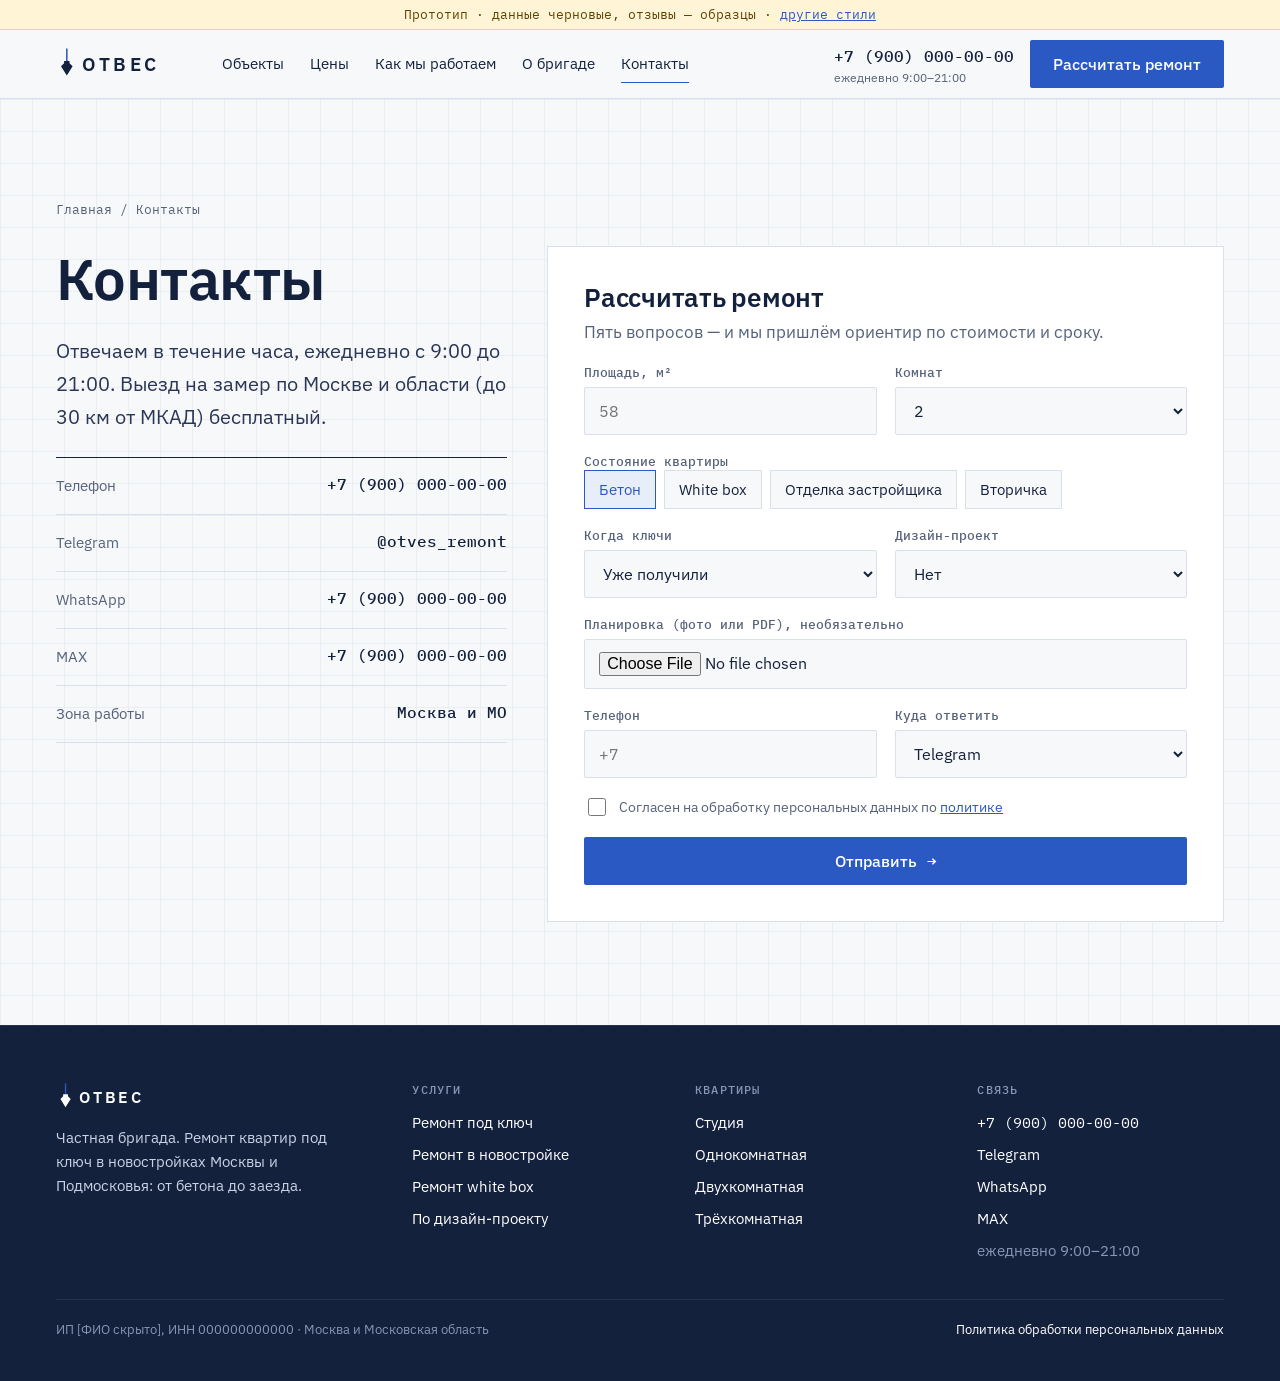
<file: kontakty.html>
<!doctype html>
<html lang="ru">
<head>
<meta charset="utf-8">
<meta name="viewport" content="width=device-width, initial-scale=1, viewport-fit=cover">
<meta name="robots" content="noindex, nofollow">
<title>Контакты — бригада «Отвес», ремонт квартир в Москве и МО</title>
<meta name="description" content="Телефон, Telegram, WhatsApp, MAX. Отвечаем в течение часа, ежедневно 9:00–21:00. Бесплатный выезд на замер по Москве и МО.">
<link rel="preconnect" href="https://fonts.googleapis.com">
<link rel="preconnect" href="https://fonts.gstatic.com" crossorigin>
<link rel="stylesheet" href="https://fonts.googleapis.com/css2?family=IBM+Plex+Mono:wght@400;500&family=IBM+Plex+Sans:wght@400;500;600&display=swap">
<link rel="stylesheet" href="assets/style.css">
<script src="assets/app.js" defer></script>
</head>
<body data-page="kontakty">
<main>

<section class="section blueprint" id="brief">
  <div class="wrap">
    <nav class="crumbs" aria-label="Хлебные крошки" style="padding-top:0;margin-bottom:28px"><a href="index.html">Главная</a><span>/</span><span>Контакты</span></nav>
    <div class="brief">
      <div>
        <h1>Контакты</h1>
        <p class="hero-lead">Отвечаем в течение часа, ежедневно с 9:00 до 21:00. Выезд на замер по Москве и области (до 30 км от МКАД) бесплатный.</p>
        <div class="contacts-list">
          <a href="tel:+79000000000"><span>Телефон</span><span>+7 (900) 000-00-00</span></a>
          <a href="#"><span>Telegram</span><span>@otves_remont</span></a>
          <a href="#"><span>WhatsApp</span><span>+7 (900) 000-00-00</span></a>
          <a href="#"><span>MAX</span><span>+7 (900) 000-00-00</span></a>
          <div><span>Зона работы</span><span>Москва и МО</span></div>
        </div>
      </div>

      <form class="form" novalidate>
        <div><h2 style="font-size:26px">Рассчитать ремонт</h2><p class="muted" style="margin-top:6px">Пять вопросов — и мы пришлём ориентир по стоимости и сроку.</p></div>
        <div class="row">
          <div class="field"><label for="f-area">Площадь, м²</label><input id="f-area" inputmode="numeric" placeholder="58"></div>
          <div class="field"><label for="f-rooms">Комнат</label>
            <select id="f-rooms"><option>Студия</option><option>1</option><option selected>2</option><option>3</option><option>4+</option></select></div>
        </div>
        <fieldset class="field"><legend>Состояние квартиры</legend>
          <div class="chips">
            <label><input type="radio" name="state" id="s1" checked><span>Бетон</span></label>
            <label><input type="radio" name="state" id="s2"><span>White box</span></label>
            <label><input type="radio" name="state" id="s3"><span>Отделка застройщика</span></label>
            <label><input type="radio" name="state" id="s4"><span>Вторичка</span></label>
          </div></fieldset>
        <div class="row">
          <div class="field"><label for="f-keys">Когда ключи</label>
            <select id="f-keys"><option>Уже получили</option><option>В течение 3 месяцев</option><option>Позже</option></select></div>
          <div class="field"><label for="f-design">Дизайн-проект</label>
            <select id="f-design"><option>Нет</option><option>Есть</option><option>В работе</option></select></div>
        </div>
        <div class="field"><label for="f-plan">Планировка (фото или PDF), необязательно</label><input id="f-plan" type="file" accept="image/*,.pdf"></div>
        <div class="row">
          <div class="field"><label for="f-phone">Телефон</label><input id="f-phone" type="tel" placeholder="+7" autocomplete="tel"></div>
          <div class="field"><label for="f-msg">Куда ответить</label>
            <select id="f-msg"><option>Telegram</option><option>WhatsApp</option><option>MAX</option><option>Позвонить</option></select></div>
        </div>
        <input class="hp" tabindex="-1" autocomplete="off" aria-hidden="true" name="website">
        <label class="consent"><input type="checkbox" id="f-ok"><span>Согласен на обработку персональных данных по <a href="#">политике</a></span></label>
        <button class="btn btn-primary arrow" type="submit">Отправить</button>
        <div class="form-ok" role="status">Заявка принята. В прототипе она никуда не отправляется; в рабочей версии придёт в Telegram и на почту.</div>
      </form>
    </div>
  </div>
</section>

</main>
</body>
</html>
</file>
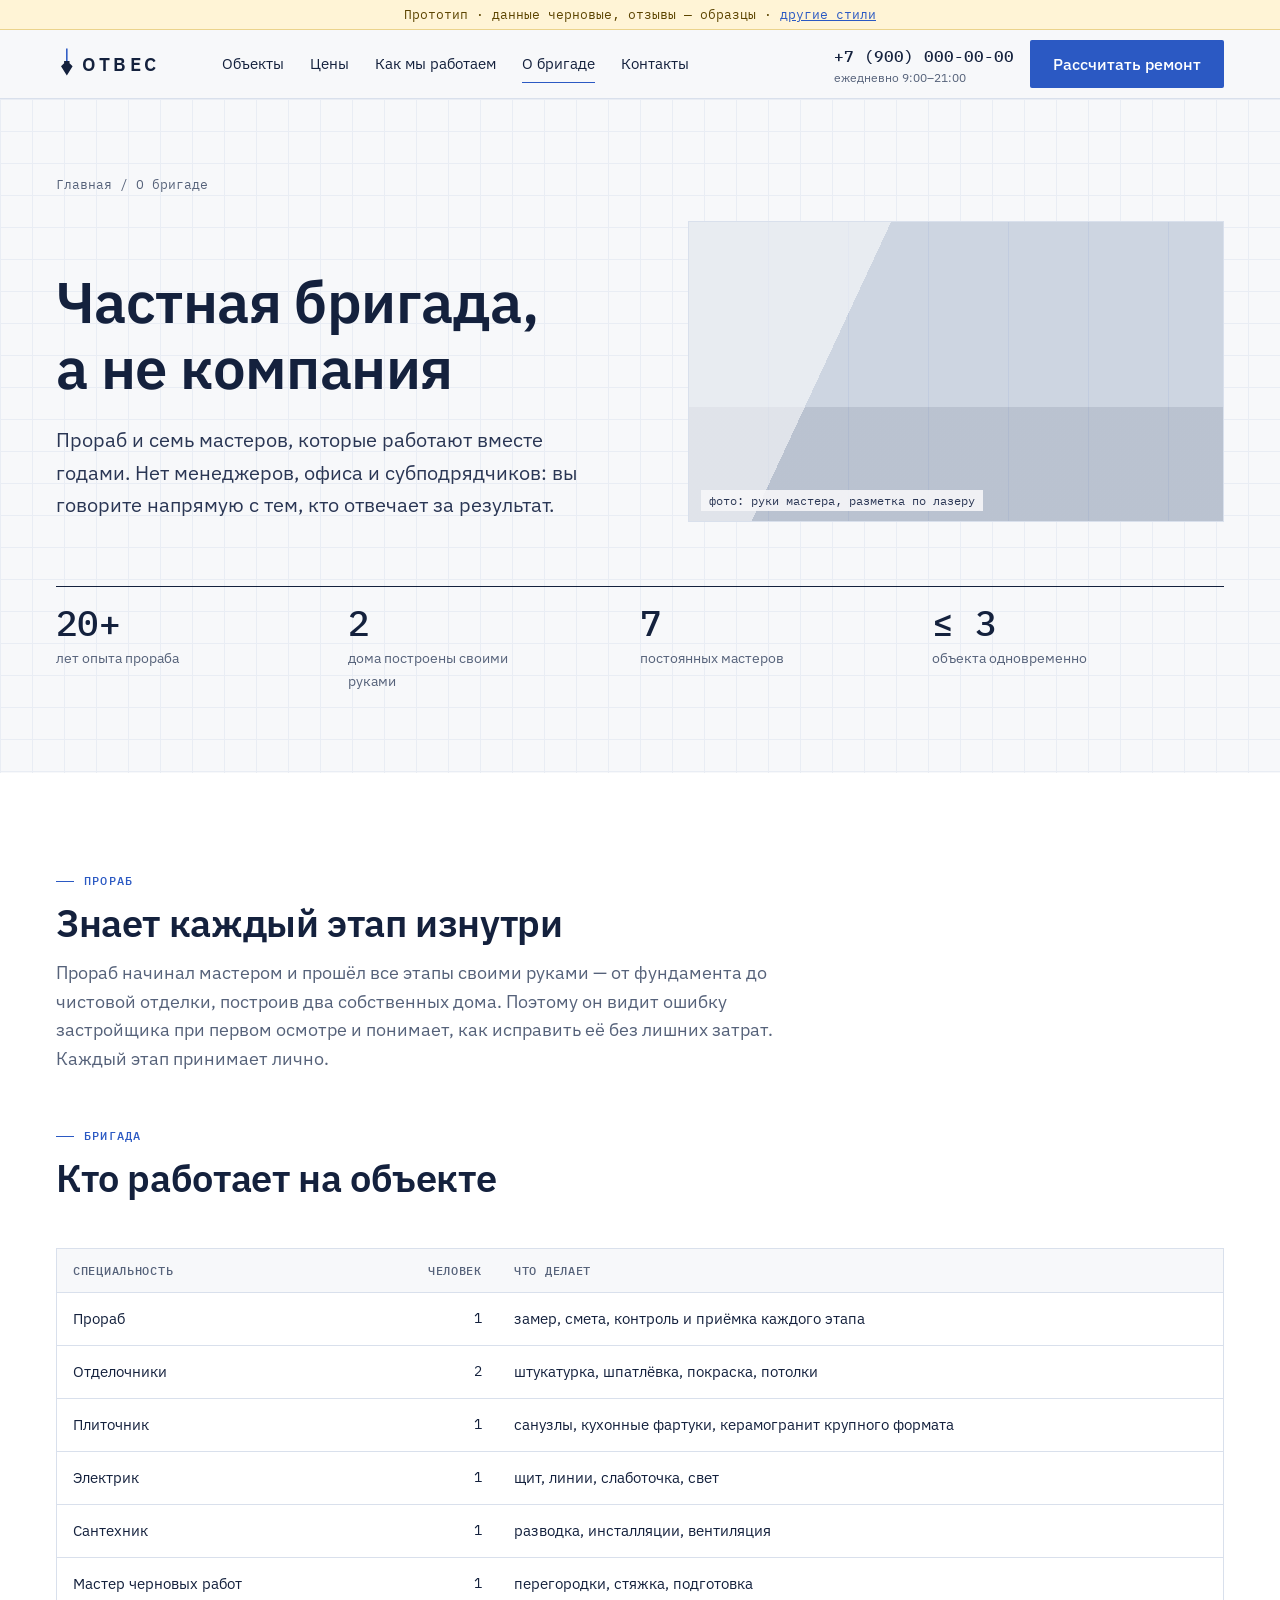
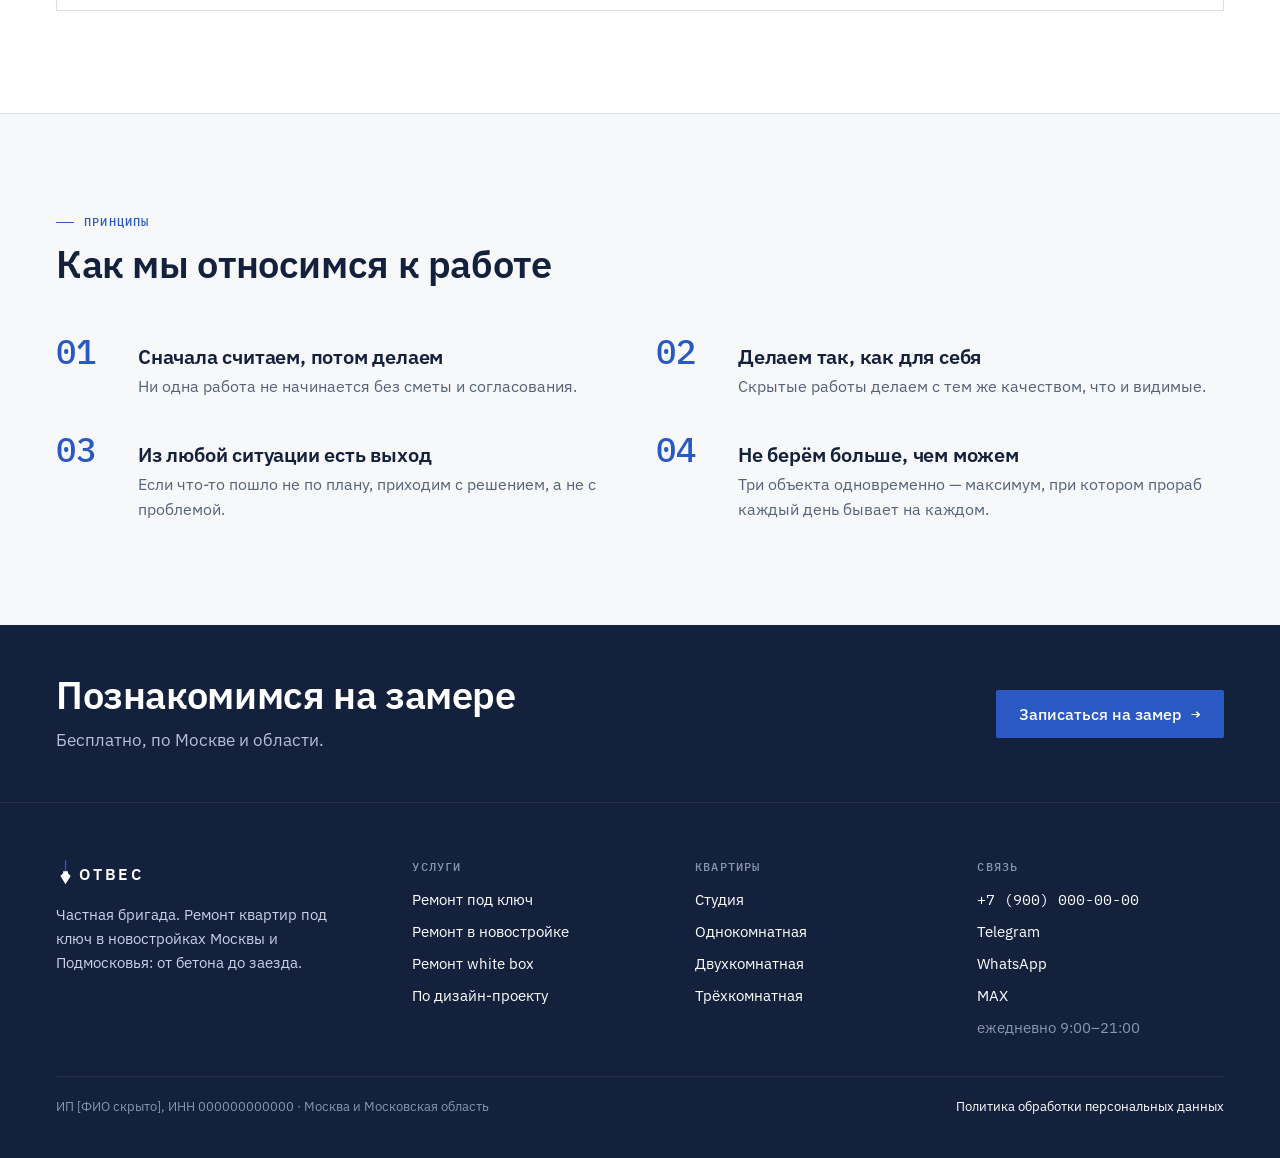
<file: o-brigade.html>
<!doctype html>
<html lang="ru">
<head>
<meta charset="utf-8">
<meta name="viewport" content="width=device-width, initial-scale=1, viewport-fit=cover">
<meta name="robots" content="noindex, nofollow">
<title>О бригаде «Отвес» — ремонт квартир в Москве и МО</title>
<meta name="description" content="Частная бригада: прораб с опытом более 20 лет и семь постоянных мастеров. Ведём не больше трёх объектов одновременно.">
<link rel="preconnect" href="https://fonts.googleapis.com">
<link rel="preconnect" href="https://fonts.gstatic.com" crossorigin>
<link rel="stylesheet" href="https://fonts.googleapis.com/css2?family=IBM+Plex+Mono:wght@400;500&family=IBM+Plex+Sans:wght@400;500;600&display=swap">
<link rel="stylesheet" href="assets/style.css">
<script src="assets/app.js" defer></script>
</head>
<body data-page="about">
<main>

<section class="hero blueprint">
  <div class="wrap">
    <nav class="crumbs" aria-label="Хлебные крошки" style="padding-top:0;margin-bottom:28px"><a href="index.html">Главная</a><span>/</span><span>О бригаде</span></nav>
    <div class="hero-grid">
      <div>
        <h1>Частная бригада, а не компания</h1>
        <p class="hero-lead">Прораб и семь мастеров, которые работают вместе годами. Нет менеджеров, офиса и субподрядчиков: вы говорите напрямую с тем, кто отвечает за результат.</p>
      </div>
      <div class="hero-photo"><div class="ph wide mid"><span class="ph-cap">фото: руки мастера, разметка по лазеру</span></div></div>
    </div>
    <div class="facts">
      <div class="fact"><b>20+</b><span>лет опыта прораба</span></div>
      <div class="fact"><b>2</b><span>дома построены своими руками</span></div>
      <div class="fact"><b>7</b><span>постоянных мастеров</span></div>
      <div class="fact"><b>≤ 3</b><span>объекта одновременно</span></div>
    </div>
  </div>
</section>

<section class="section white">
  <div class="wrap">
    <div class="section-head"><span class="label">Прораб</span><h2>Знает каждый этап изнутри</h2>
      <p>Прораб начинал мастером и прошёл все этапы своими руками — от фундамента до чистовой отделки, построив два собственных дома. Поэтому он видит ошибку застройщика при первом осмотре и понимает, как исправить её без лишних затрат. Каждый этап принимает лично.</p></div>
    <div class="section-head" style="margin-top:56px"><span class="label">Бригада</span><h2>Кто работает на объекте</h2></div>
    <div class="table-wrap"><table style="min-width:520px">
      <thead><tr><th>Специальность</th><th class="r">Человек</th><th>Что делает</th></tr></thead>
      <tbody>
        <tr><td>Прораб</td><td class="r mono">1</td><td>замер, смета, контроль и приёмка каждого этапа</td></tr>
        <tr><td>Отделочники</td><td class="r mono">2</td><td>штукатурка, шпатлёвка, покраска, потолки</td></tr>
        <tr><td>Плиточник</td><td class="r mono">1</td><td>санузлы, кухонные фартуки, керамогранит крупного формата</td></tr>
        <tr><td>Электрик</td><td class="r mono">1</td><td>щит, линии, слаботочка, свет</td></tr>
        <tr><td>Сантехник</td><td class="r mono">1</td><td>разводка, инсталляции, вентиляция</td></tr>
        <tr><td>Мастер черновых работ</td><td class="r mono">1</td><td>перегородки, стяжка, подготовка</td></tr>
      </tbody></table></div>
  </div>
</section>

<section class="section">
  <div class="wrap">
    <div class="section-head"><span class="label">Принципы</span><h2>Как мы относимся к работе</h2></div>
    <div class="reasons">
      <div class="reason"><b>01</b><h3>Сначала считаем, потом делаем</h3><p>Ни одна работа не начинается без сметы и согласования.</p></div>
      <div class="reason"><b>02</b><h3>Делаем так, как для себя</h3><p>Скрытые работы делаем с тем же качеством, что и видимые.</p></div>
      <div class="reason"><b>03</b><h3>Из любой ситуации есть выход</h3><p>Если что-то пошло не по плану, приходим с решением, а не с проблемой.</p></div>
      <div class="reason"><b>04</b><h3>Не берём больше, чем можем</h3><p>Три объекта одновременно — максимум, при котором прораб каждый день бывает на каждом.</p></div>
    </div>
  </div>
</section>

<section class="cta-band"><div class="wrap">
  <div><h2>Познакомимся на замере</h2><p>Бесплатно, по Москве и области.</p></div>
  <div class="btn-row"><a class="btn btn-primary arrow" href="kontakty.html#brief">Записаться на замер</a></div>
</div></section>

</main>
</body>
</html>
</file>
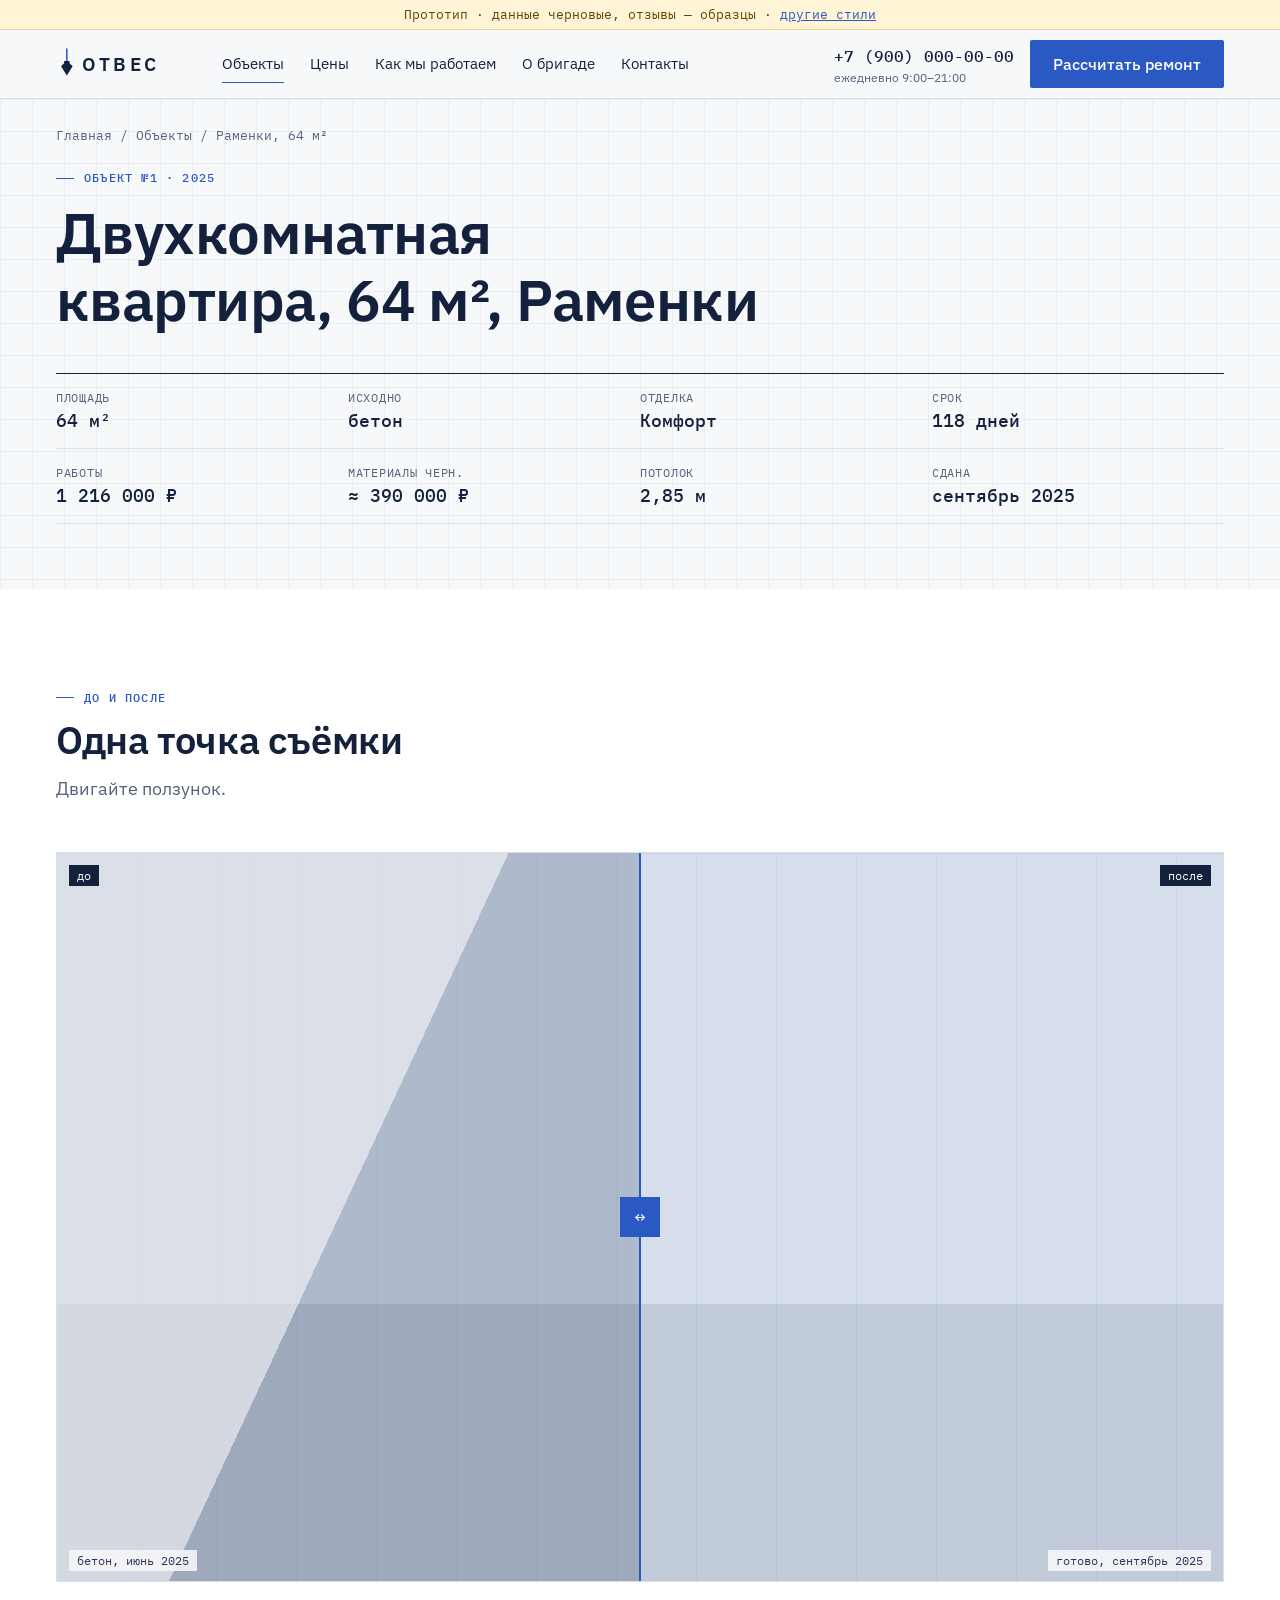
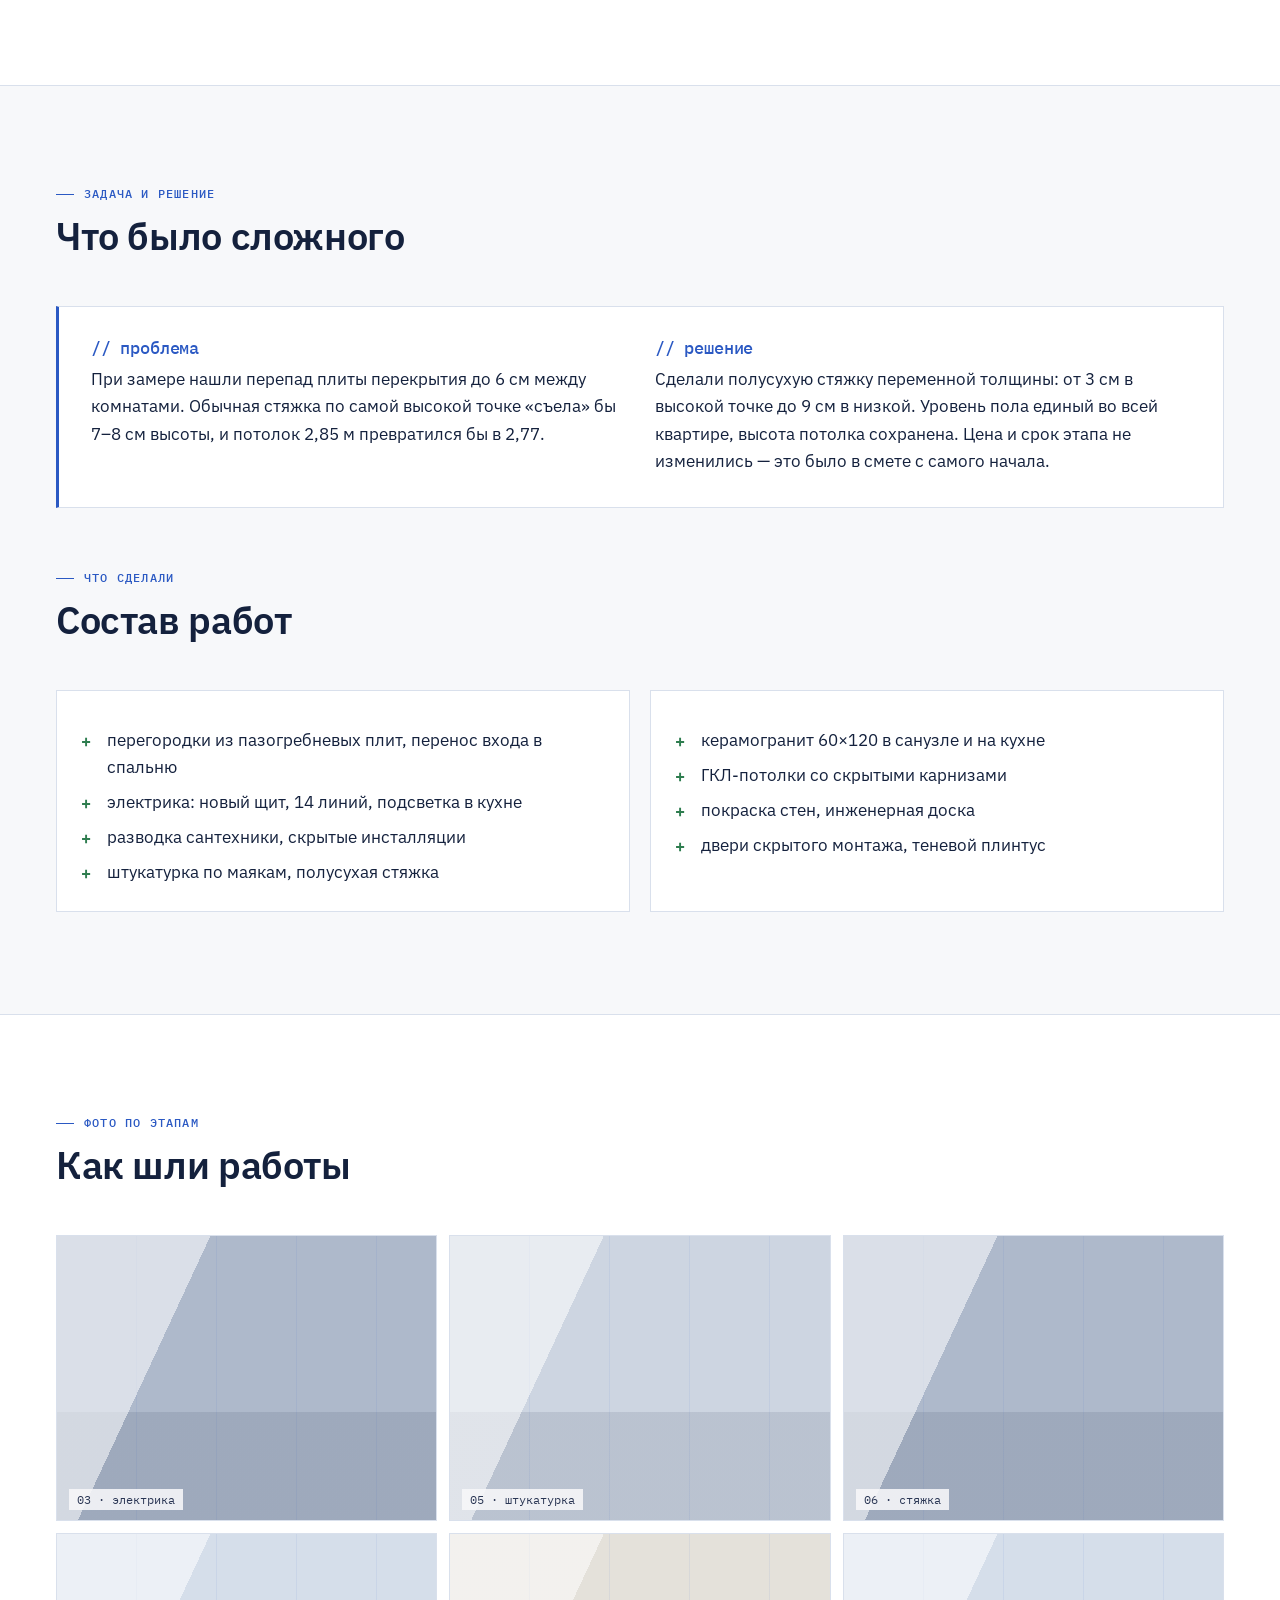
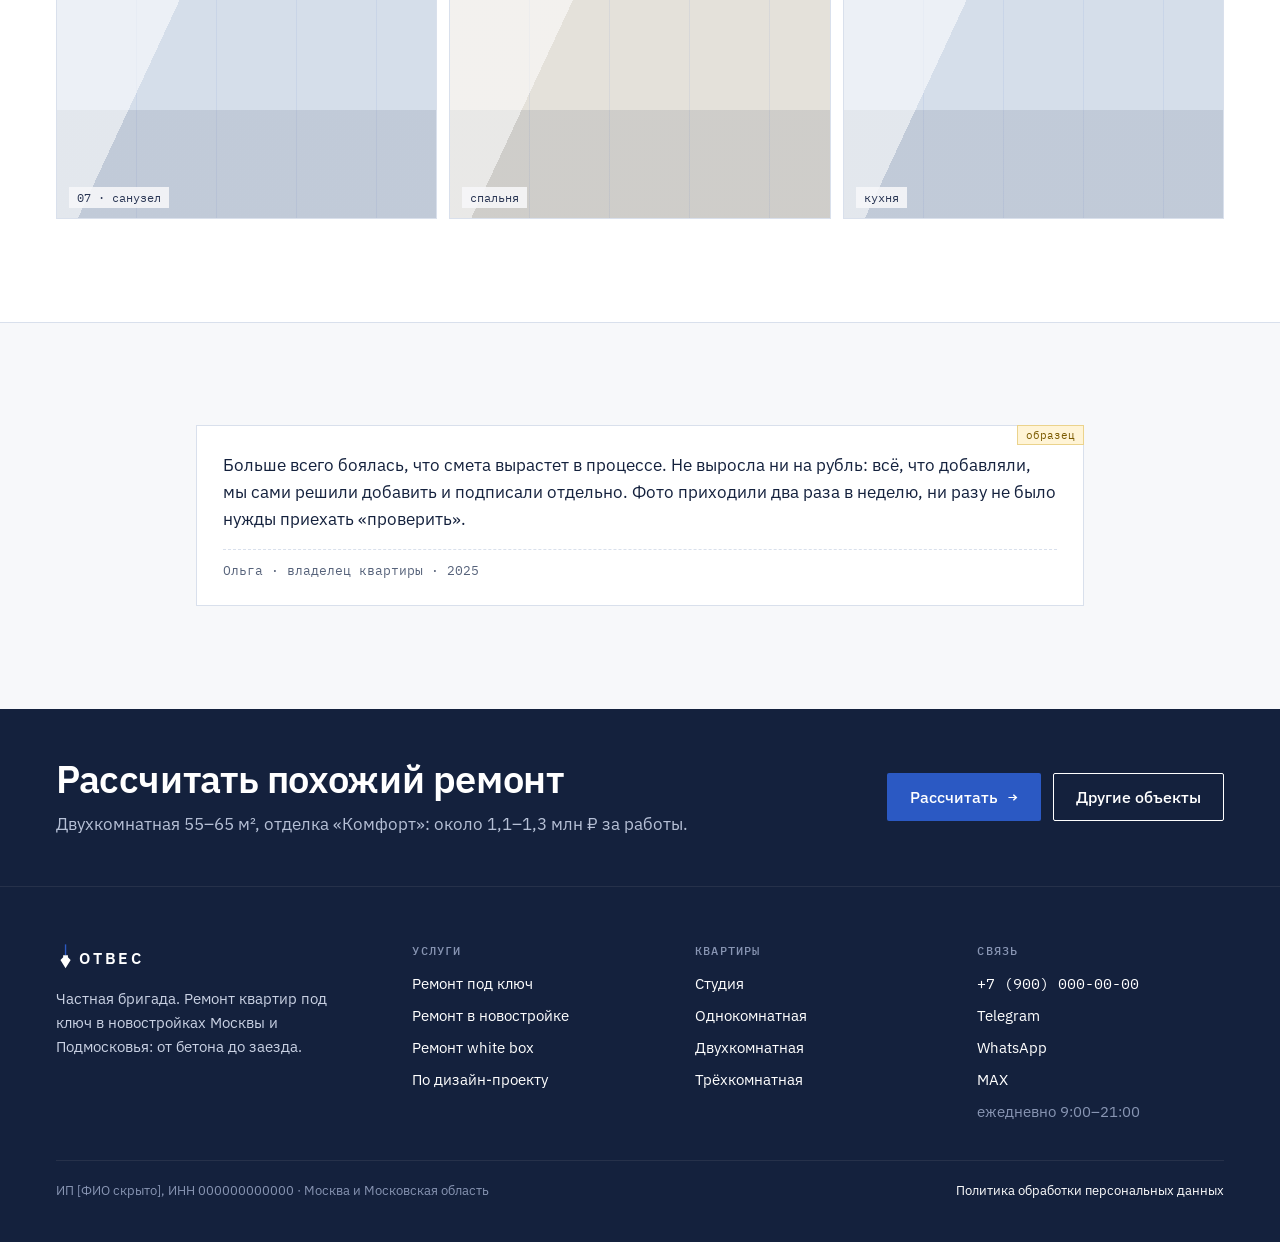
<file: obekt.html>
<!doctype html>
<html lang="ru">
<head>
<meta charset="utf-8">
<meta name="viewport" content="width=device-width, initial-scale=1, viewport-fit=cover">
<meta name="robots" content="noindex, nofollow">
<title>Ремонт двухкомнатной квартиры 64 м² в Раменках под ключ | Отвес</title>
<meta name="description" content="Двухкомнатная 64 м², бетон, пакет «Комфорт», 118 дней. Перепад плиты 6 см: как сохранили высоту потолка. Фото до и после, смета по этапам.">
<link rel="preconnect" href="https://fonts.googleapis.com">
<link rel="preconnect" href="https://fonts.gstatic.com" crossorigin>
<link rel="stylesheet" href="https://fonts.googleapis.com/css2?family=IBM+Plex+Mono:wght@400;500&family=IBM+Plex+Sans:wght@400;500;600&display=swap">
<link rel="stylesheet" href="assets/style.css">
<script src="assets/app.js" defer></script>
</head>
<body data-page="obekty">
<main>

<section class="blueprint" style="padding-bottom:48px">
  <div class="wrap">
    <nav class="crumbs" aria-label="Хлебные крошки"><a href="index.html">Главная</a><span>/</span><a href="obekty.html">Объекты</a><span>/</span><span>Раменки, 64 м²</span></nav>
    <span class="label" style="margin-top:28px">Объект №1 · 2025</span>
    <h1 style="margin-top:16px;max-width:900px">Двухкомнатная квартира, 64 м², Раменки</h1>
    <dl class="passport" style="margin-top:40px">
      <div><dt>Площадь</dt><dd>64 м²</dd></div>
      <div><dt>Исходно</dt><dd>бетон</dd></div>
      <div><dt>Отделка</dt><dd>Комфорт</dd></div>
      <div><dt>Срок</dt><dd>118 дней</dd></div>
      <div><dt>Работы</dt><dd>1 216 000 ₽</dd></div>
      <div><dt>Материалы черн.</dt><dd>≈ 390 000 ₽</dd></div>
      <div><dt>Потолок</dt><dd>2,85 м</dd></div>
      <div><dt>Сдана</dt><dd>сентябрь 2025</dd></div>
    </dl>
  </div>
</section>

<section class="section white">
  <div class="wrap">
    <div class="section-head"><span class="label">До и после</span><h2>Одна точка съёмки</h2><p>Двигайте ползунок.</p></div>
    <div class="ba">
      <div class="ph dark"><span class="ph-cap">бетон, июнь 2025</span></div>
      <div class="ph cool after"><span class="ph-cap" style="left:auto;right:12px">готово, сентябрь 2025</span></div>
      <span class="lbl l">до</span><span class="lbl r">после</span>
      <div class="handle"></div>
      <input type="range" min="0" max="100" value="50" aria-label="Сравнить до и после">
    </div>
  </div>
</section>

<section class="section">
  <div class="wrap">
    <div class="section-head"><span class="label">Задача и решение</span><h2>Что было сложного</h2></div>
    <div class="problem">
      <div><h3>// проблема</h3><p>При замере нашли перепад плиты перекрытия до 6 см между комнатами. Обычная стяжка по самой высокой точке «съела» бы 7–8 см высоты, и потолок 2,85 м превратился бы в 2,77.</p></div>
      <div><h3>// решение</h3><p>Сделали полусухую стяжку переменной толщины: от 3 см в высокой точке до 9 см в низкой. Уровень пола единый во всей квартире, высота потолка сохранена. Цена и срок этапа не изменились — это было в смете с самого начала.</p></div>
    </div>
    <div class="section-head" style="margin-top:64px"><span class="label">Что сделали</span><h2>Состав работ</h2></div>
    <div class="inout">
      <div class="yes"><ul>
        <li>перегородки из пазогребневых плит, перенос входа в спальню</li>
        <li>электрика: новый щит, 14 линий, подсветка в кухне</li>
        <li>разводка сантехники, скрытые инсталляции</li>
        <li>штукатурка по маякам, полусухая стяжка</li>
      </ul></div>
      <div class="yes"><ul>
        <li>керамогранит 60×120 в санузле и на кухне</li>
        <li>ГКЛ-потолки со скрытыми карнизами</li>
        <li>покраска стен, инженерная доска</li>
        <li>двери скрытого монтажа, теневой плинтус</li>
      </ul></div>
    </div>
  </div>
</section>

<section class="section white">
  <div class="wrap">
    <div class="section-head"><span class="label">Фото по этапам</span><h2>Как шли работы</h2></div>
    <div class="gallery">
      <div class="ph dark"><span class="ph-cap">03 · электрика</span></div>
      <div class="ph mid"><span class="ph-cap">05 · штукатурка</span></div>
      <div class="ph dark"><span class="ph-cap">06 · стяжка</span></div>
      <div class="ph cool"><span class="ph-cap">07 · санузел</span></div>
      <div class="ph warm"><span class="ph-cap">спальня</span></div>
      <div class="ph cool"><span class="ph-cap">кухня</span></div>
    </div>
  </div>
</section>

<section class="section">
  <div class="wrap" style="max-width:920px">
    <figure class="review" style="margin:0"><span class="sample">образец</span>
      <blockquote>Больше всего боялась, что смета вырастет в процессе. Не выросла ни на рубль: всё, что добавляли, мы сами решили добавить и подписали отдельно. Фото приходили два раза в неделю, ни разу не было нужды приехать «проверить».</blockquote>
      <footer><span>Ольга · владелец квартиры · 2025</span></footer></figure>
  </div>
</section>

<section class="cta-band"><div class="wrap">
  <div><h2>Рассчитать похожий ремонт</h2><p>Двухкомнатная 55–65 м², отделка «Комфорт»: около 1,1–1,3 млн ₽ за работы.</p></div>
  <div class="btn-row"><a class="btn btn-primary arrow" href="kalkulyator.html">Рассчитать</a><a class="btn btn-line" href="obekty.html">Другие объекты</a></div>
</div></section>

</main>
</body>
</html>
</file>
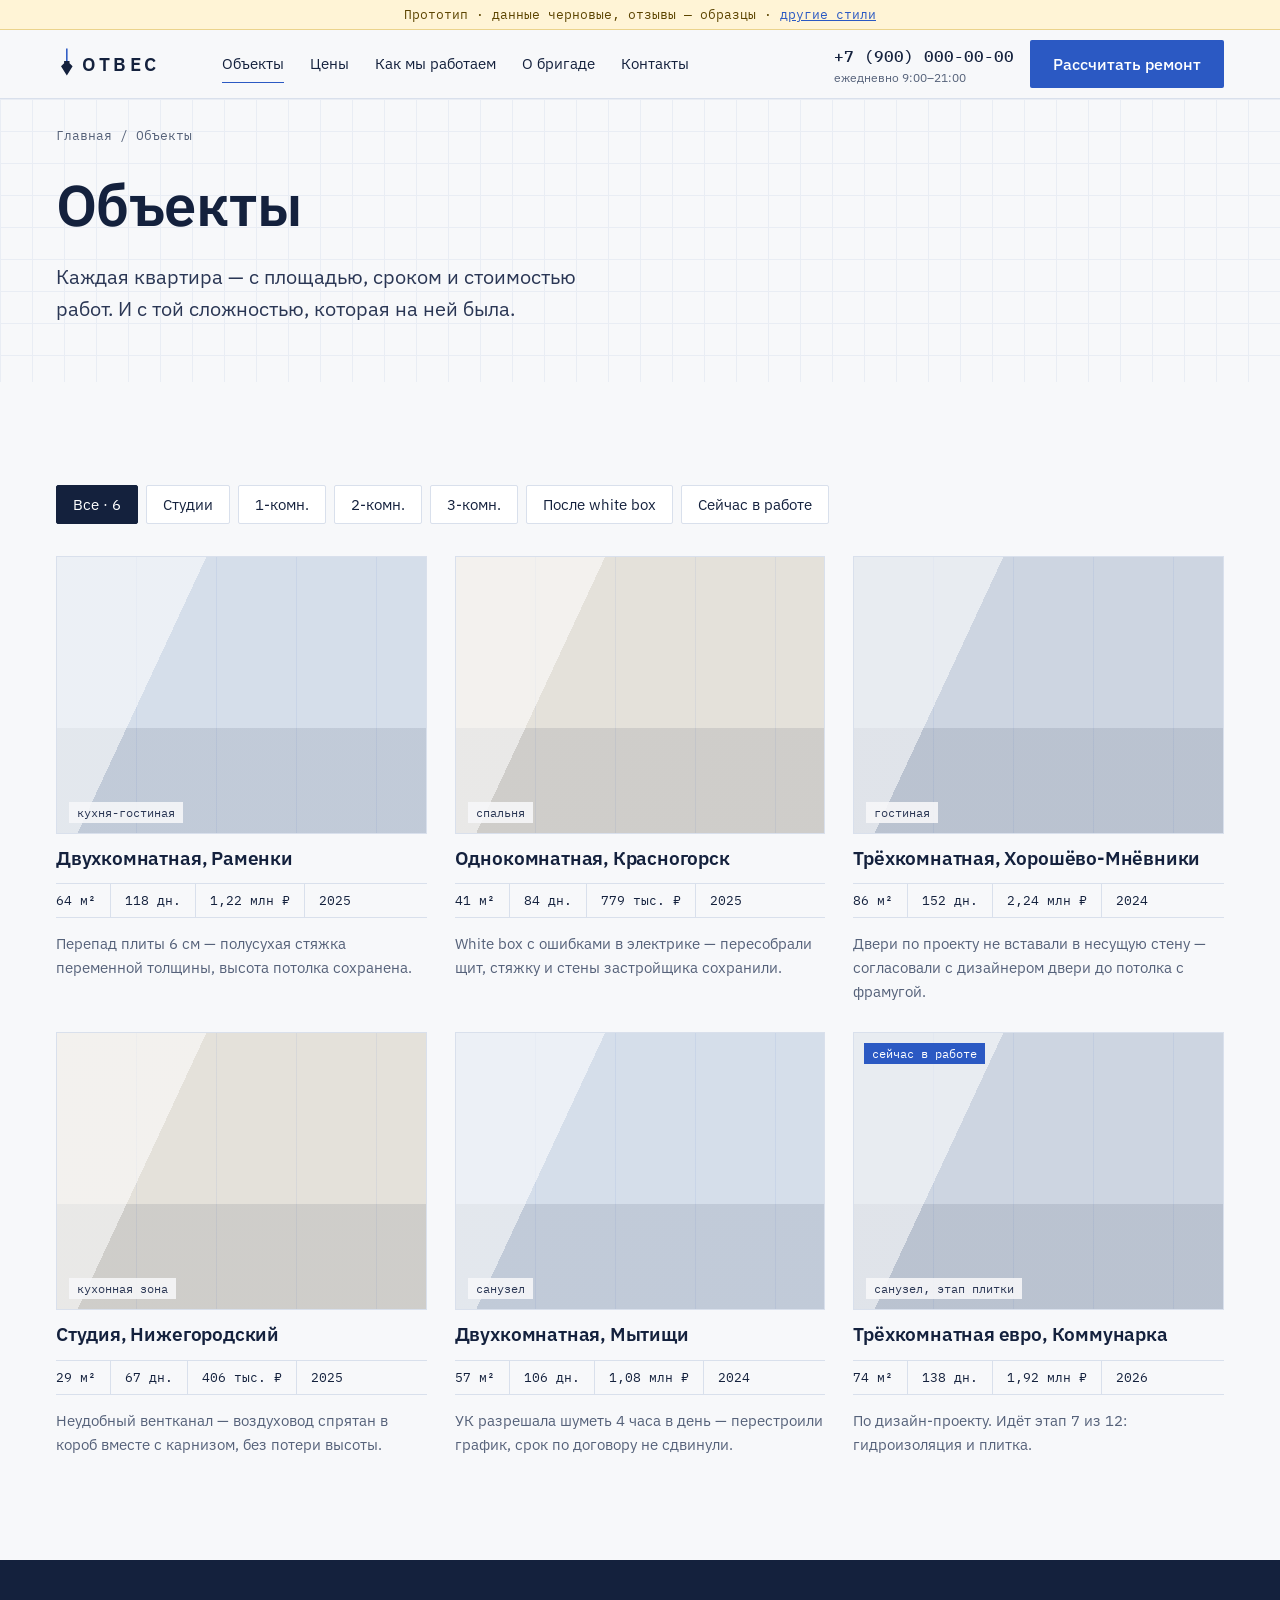
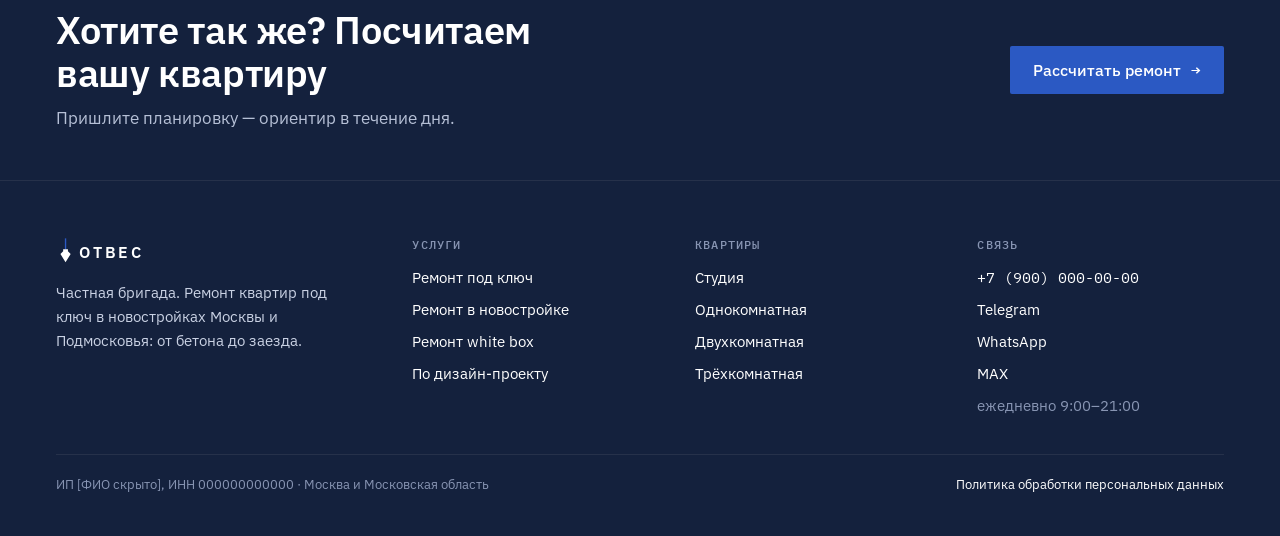
<file: obekty.html>
<!doctype html>
<html lang="ru">
<head>
<meta charset="utf-8">
<meta name="viewport" content="width=device-width, initial-scale=1, viewport-fit=cover">
<meta name="robots" content="noindex, nofollow">
<title>Объекты: ремонт квартир под ключ в Москве и МО | Отвес</title>
<meta name="description" content="Сданные квартиры с площадью, сроком и стоимостью работ. Фото до и после, сложности и как их решили.">
<link rel="preconnect" href="https://fonts.googleapis.com">
<link rel="preconnect" href="https://fonts.gstatic.com" crossorigin>
<link rel="stylesheet" href="https://fonts.googleapis.com/css2?family=IBM+Plex+Mono:wght@400;500&family=IBM+Plex+Sans:wght@400;500;600&display=swap">
<link rel="stylesheet" href="assets/style.css">
<script src="assets/app.js" defer></script>
</head>
<body data-page="obekty">
<main>

<section class="blueprint" style="padding-bottom:56px">
  <div class="wrap">
    <nav class="crumbs" aria-label="Хлебные крошки"><a href="index.html">Главная</a><span>/</span><span>Объекты</span></nav>
    <h1 style="margin-top:28px">Объекты</h1>
    <p class="hero-lead">Каждая квартира — с площадью, сроком и стоимостью работ. И с той сложностью, которая на ней была.</p>
  </div>
</section>

<section class="section">
  <div class="wrap">
    <div class="filters" role="group" aria-label="Фильтр">
      <button data-f="all" aria-pressed="true">Все · 6</button>
      <button data-f="studio" aria-pressed="false">Студии</button>
      <button data-f="k1" aria-pressed="false">1-комн.</button>
      <button data-f="k2" aria-pressed="false">2-комн.</button>
      <button data-f="k3" aria-pressed="false">3-комн.</button>
      <button data-f="wb" aria-pressed="false">После white box</button>
      <button data-f="now" aria-pressed="false">Сейчас в работе</button>
    </div>

    <div class="objects three">
      <a class="obj" href="obekt.html" data-tags="k2 beton">
        <div class="ph cool"><span class="ph-cap">кухня-гостиная</span></div>
        <h3>Двухкомнатная, Раменки</h3>
        <div class="spec"><span>64 м²</span><span>118 дн.</span><span>1,22 млн ₽</span><span>2025</span></div>
        <p class="solve">Перепад плиты 6 см — полусухая стяжка переменной толщины, высота потолка сохранена.</p>
      </a>
      <a class="obj" href="obekt.html" data-tags="k1 wb">
        <div class="ph warm"><span class="ph-cap">спальня</span></div>
        <h3>Однокомнатная, Красногорск</h3>
        <div class="spec"><span>41 м²</span><span>84 дн.</span><span>779 тыс. ₽</span><span>2025</span></div>
        <p class="solve">White box с ошибками в электрике — пересобрали щит, стяжку и стены застройщика сохранили.</p>
      </a>
      <a class="obj" href="obekt.html" data-tags="k3 beton design">
        <div class="ph mid"><span class="ph-cap">гостиная</span></div>
        <h3>Трёхкомнатная, Хорошёво-Мнёвники</h3>
        <div class="spec"><span>86 м²</span><span>152 дн.</span><span>2,24 млн ₽</span><span>2024</span></div>
        <p class="solve">Двери по проекту не вставали в несущую стену — согласовали с дизайнером двери до потолка с фрамугой.</p>
      </a>
      <a class="obj" href="obekt.html" data-tags="studio beton">
        <div class="ph warm"><span class="ph-cap">кухонная зона</span></div>
        <h3>Студия, Нижегородский</h3>
        <div class="spec"><span>29 м²</span><span>67 дн.</span><span>406 тыс. ₽</span><span>2025</span></div>
        <p class="solve">Неудобный вентканал — воздуховод спрятан в короб вместе с карнизом, без потери высоты.</p>
      </a>
      <a class="obj" href="obekt.html" data-tags="k2 beton">
        <div class="ph cool"><span class="ph-cap">санузел</span></div>
        <h3>Двухкомнатная, Мытищи</h3>
        <div class="spec"><span>57 м²</span><span>106 дн.</span><span>1,08 млн ₽</span><span>2024</span></div>
        <p class="solve">УК разрешала шуметь 4 часа в день — перестроили график, срок по договору не сдвинули.</p>
      </a>
      <a class="obj" href="obekt.html" data-tags="k3 wb design now">
        <div class="ph mid" style="position:relative"><span class="tag">сейчас в работе</span><span class="ph-cap">санузел, этап плитки</span></div>
        <h3>Трёхкомнатная евро, Коммунарка</h3>
        <div class="spec"><span>74 м²</span><span>138 дн.</span><span>1,92 млн ₽</span><span>2026</span></div>
        <p class="solve">По дизайн-проекту. Идёт этап 7 из 12: гидроизоляция и плитка.</p>
      </a>
    </div>
  </div>
</section>

<section class="cta-band"><div class="wrap">
  <div><h2>Хотите так же? Посчитаем вашу квартиру</h2><p>Пришлите планировку — ориентир в течение дня.</p></div>
  <div class="btn-row"><a class="btn btn-primary arrow" href="kontakty.html#brief">Рассчитать ремонт</a></div>
</div></section>

</main>
</body>
</html>
</file>
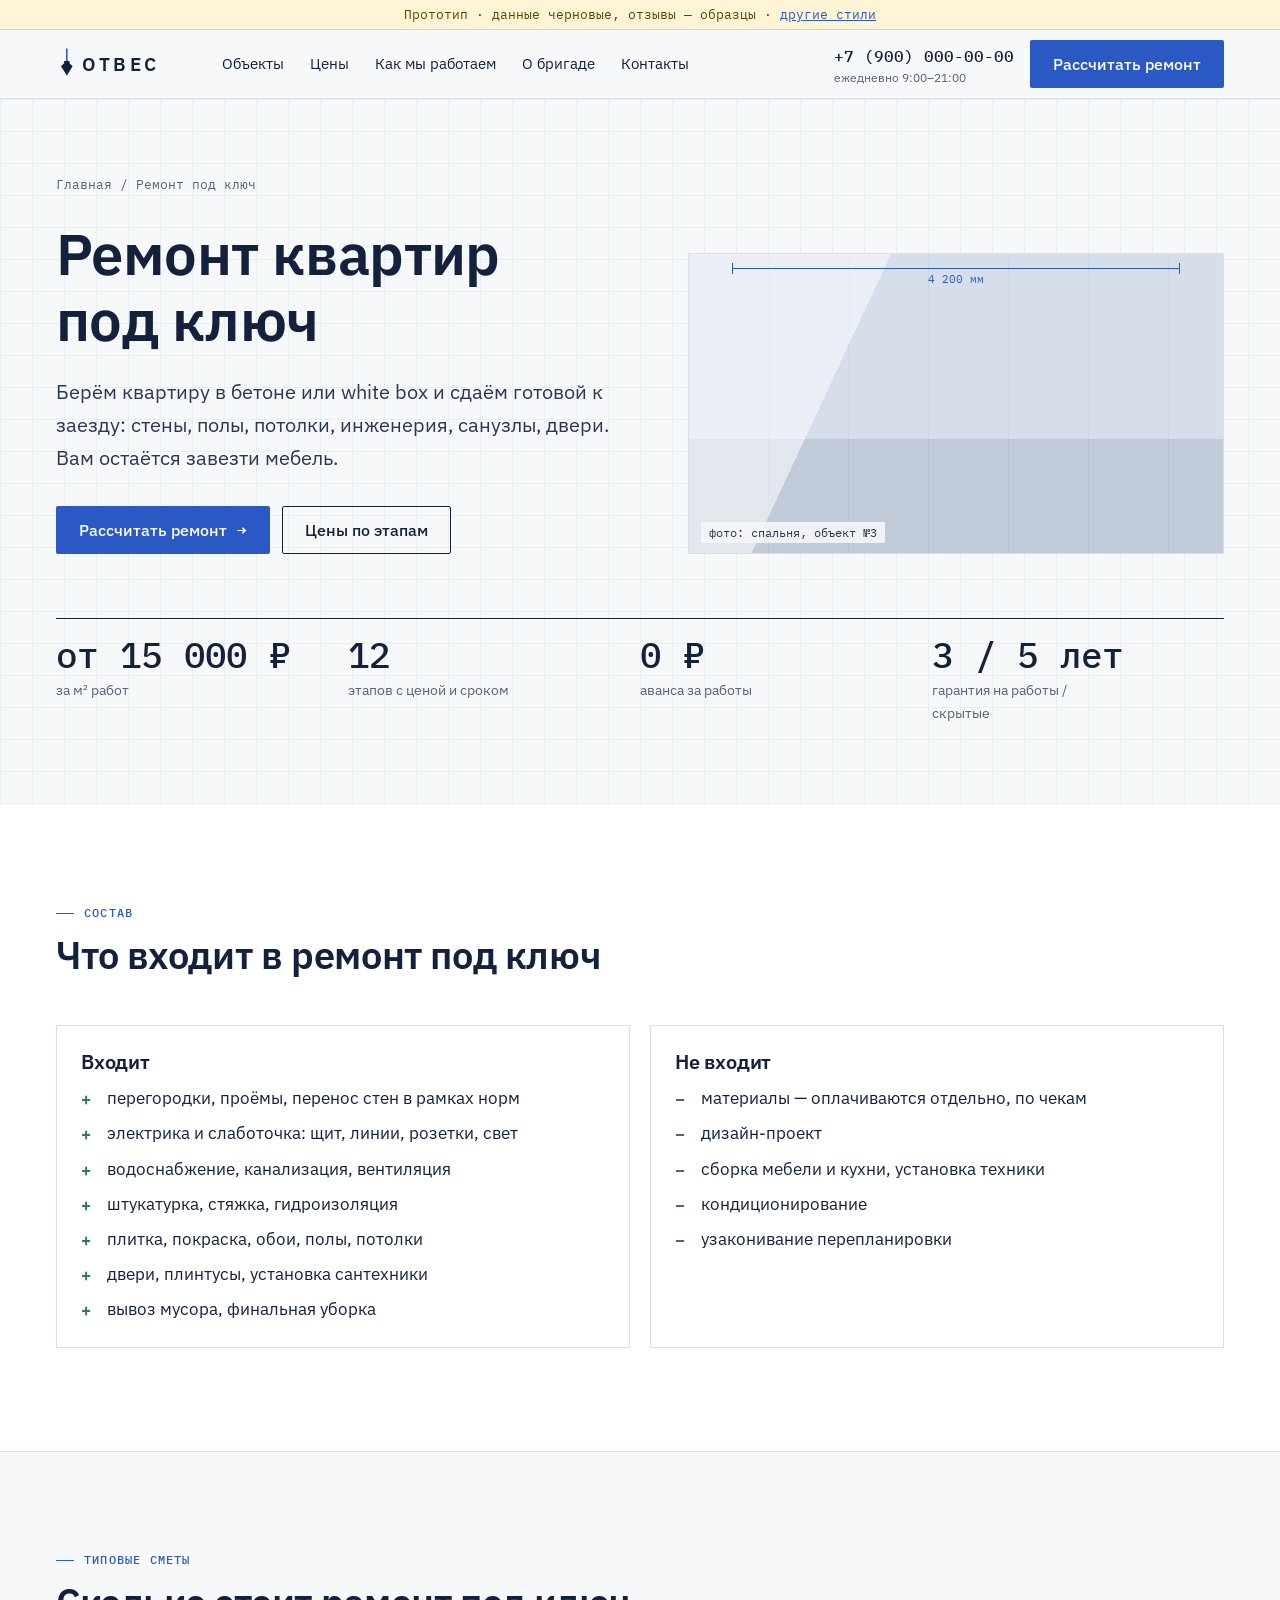
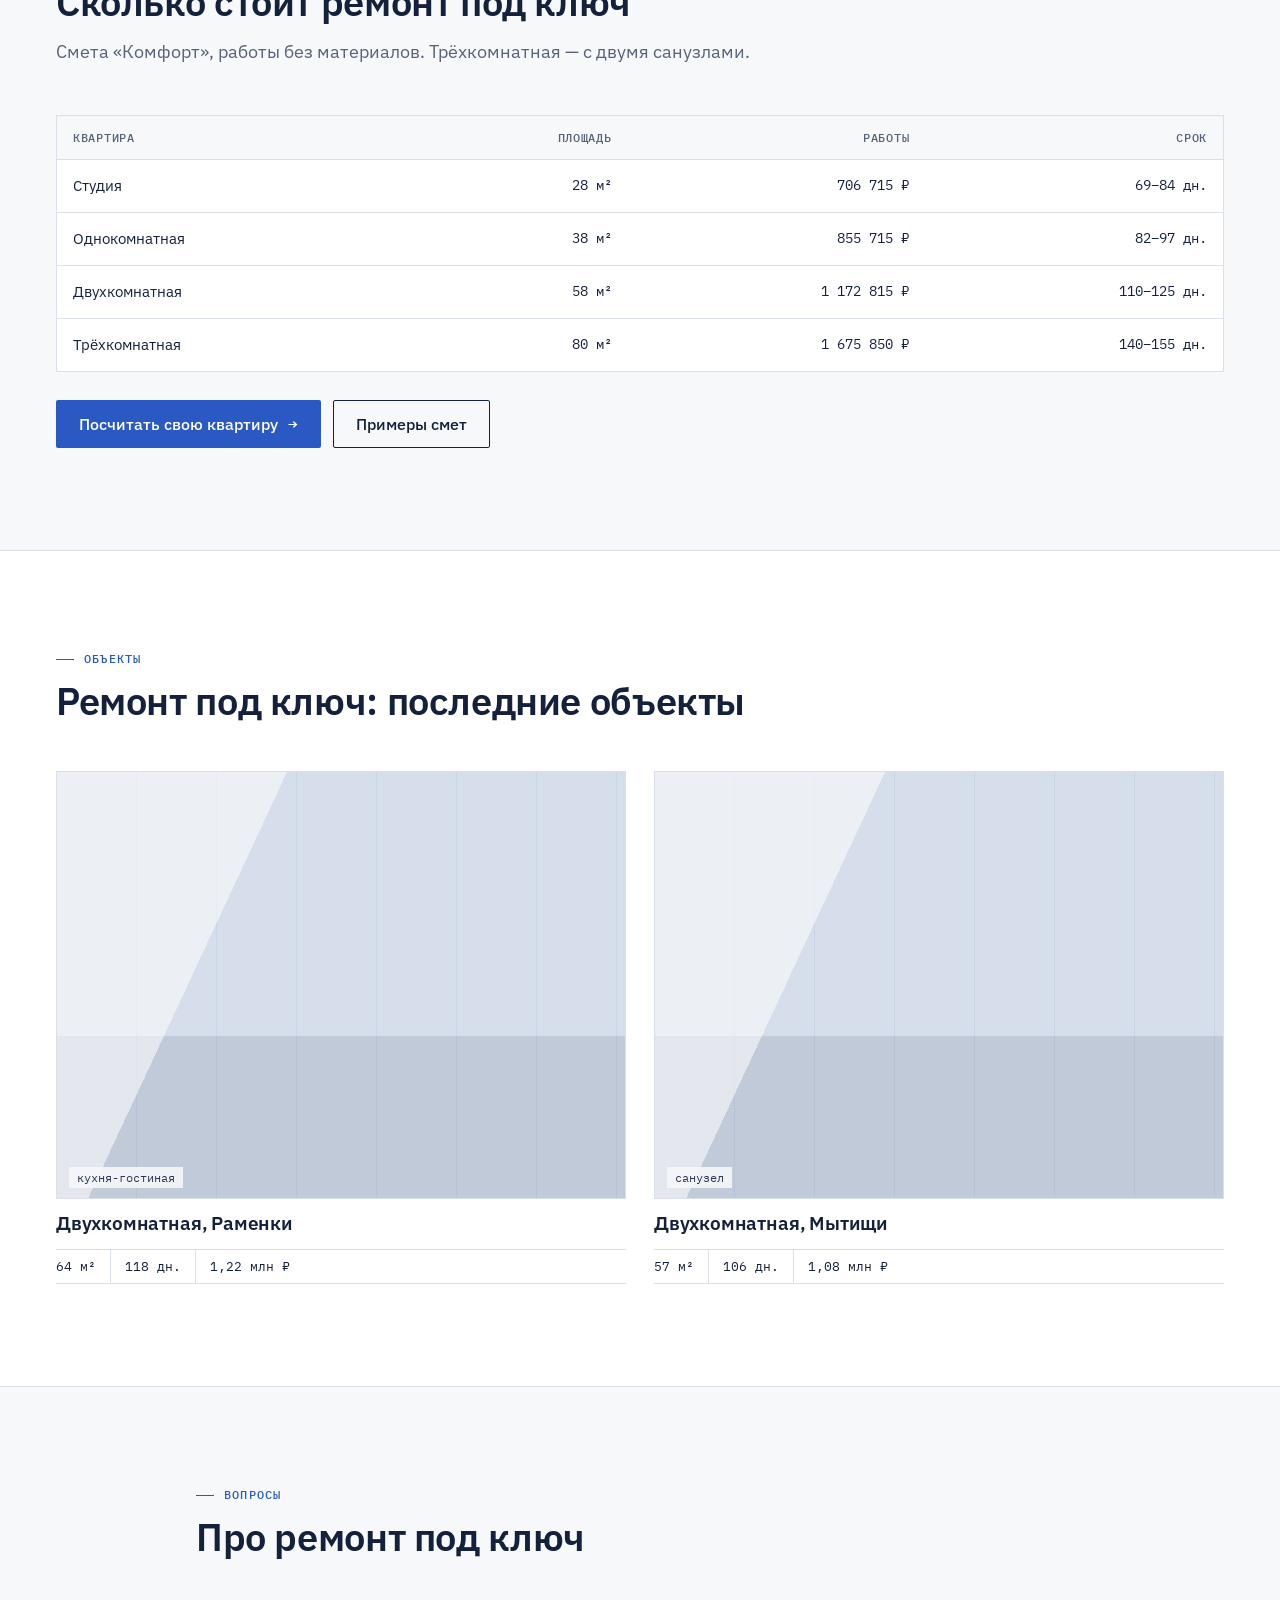
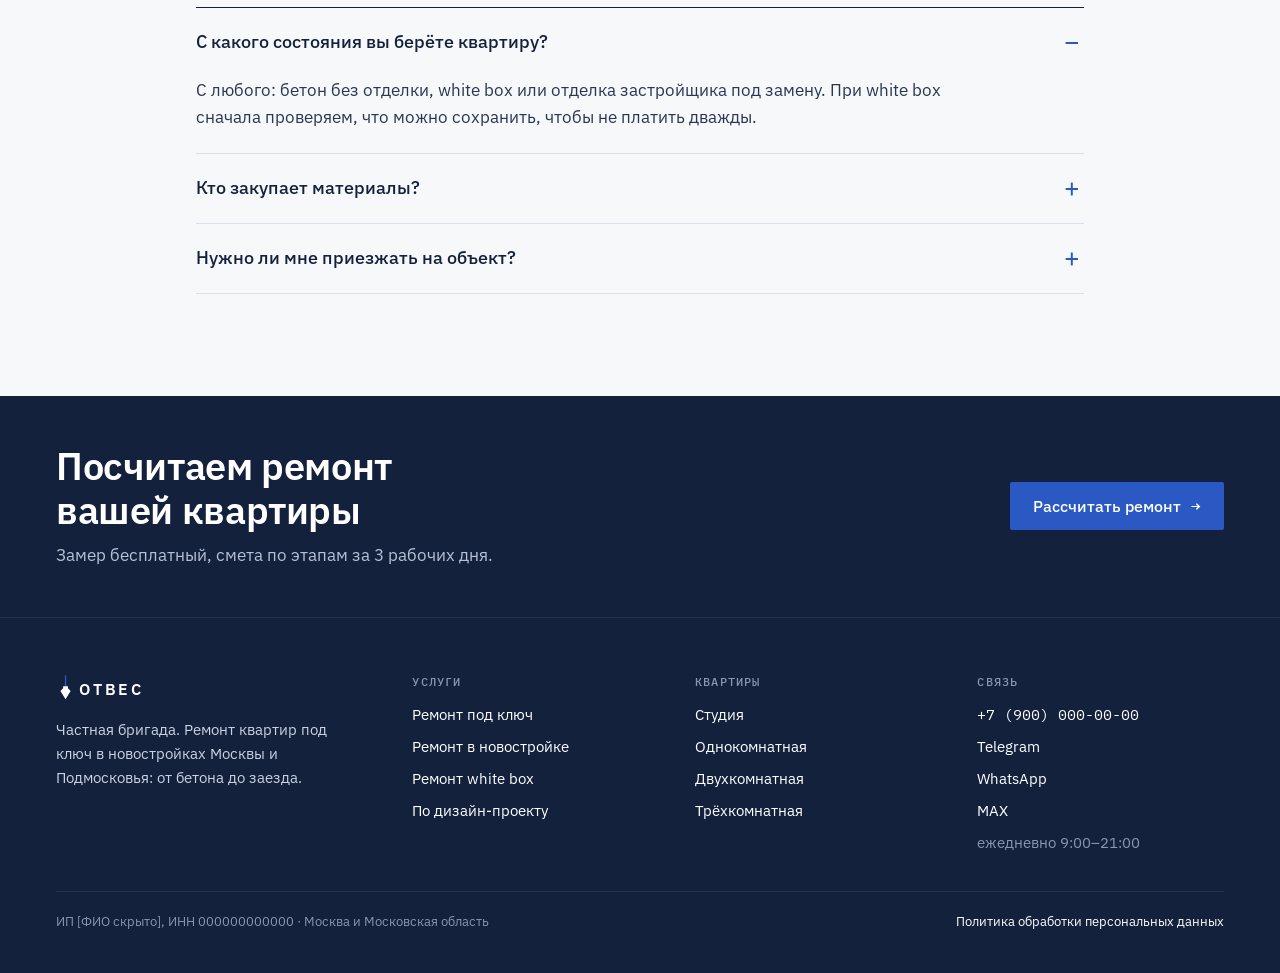
<file: remont-kvartir-pod-klyuch.html>
<!doctype html>
<html lang="ru">
<head>
<meta charset="utf-8">
<meta name="viewport" content="width=device-width, initial-scale=1, viewport-fit=cover">
<meta name="robots" content="noindex, nofollow">
<title>Ремонт квартир под ключ в Москве — цены за м², этапы, сроки | Отвес</title>
<meta name="description" content="Ремонт квартир под ключ в Москве и МО: 12 этапов от бетона до заезда. Работы от 15 000 ₽/м², смета по этапам, оплата по актам, гарантия 3 года.">
<link rel="preconnect" href="https://fonts.googleapis.com">
<link rel="preconnect" href="https://fonts.gstatic.com" crossorigin>
<link rel="stylesheet" href="https://fonts.googleapis.com/css2?family=IBM+Plex+Mono:wght@400;500&family=IBM+Plex+Sans:wght@400;500;600&display=swap">
<link rel="stylesheet" href="assets/style.css">
<script src="assets/app.js" defer></script>
</head>
<body data-page="">
<main>

<section class="hero blueprint">
  <div class="wrap">
    <nav class="crumbs" aria-label="Хлебные крошки" style="padding-top:0;margin-bottom:28px"><a href="index.html">Главная</a><span>/</span><span>Ремонт под ключ</span></nav>
    <div class="hero-grid">
      <div>
        <h1>Ремонт квартир под ключ</h1>
        <p class="hero-lead">Берём квартиру в бетоне или white box и сдаём готовой к заезду: стены, полы, потолки, инженерия, санузлы, двери. Вам остаётся завезти мебель.</p>
        <div class="btn-row"><a class="btn btn-primary arrow" href="kontakty.html#brief">Рассчитать ремонт</a><a class="btn btn-line" href="ceny.html">Цены по этапам</a></div>
      </div>
      <div class="hero-photo"><div class="ph wide cool"><span class="dim">4 200 мм</span><span class="ph-cap">фото: спальня, объект №3</span></div></div>
    </div>
    <div class="facts">
      <div class="fact"><b>от 15 000 ₽</b><span>за м² работ</span></div>
      <div class="fact"><b>12</b><span>этапов с ценой и сроком</span></div>
      <div class="fact"><b>0 ₽</b><span>аванса за работы</span></div>
      <div class="fact"><b>3 / 5 лет</b><span>гарантия на работы / скрытые</span></div>
    </div>
  </div>
</section>

<section class="section white">
  <div class="wrap">
    <div class="section-head"><span class="label">Состав</span><h2>Что входит в ремонт под ключ</h2></div>
    <div class="inout">
      <div class="yes"><h3>Входит</h3><ul>
        <li>перегородки, проёмы, перенос стен в рамках норм</li>
        <li>электрика и слаботочка: щит, линии, розетки, свет</li>
        <li>водоснабжение, канализация, вентиляция</li>
        <li>штукатурка, стяжка, гидроизоляция</li>
        <li>плитка, покраска, обои, полы, потолки</li>
        <li>двери, плинтусы, установка сантехники</li>
        <li>вывоз мусора, финальная уборка</li>
      </ul></div>
      <div class="no"><h3>Не входит</h3><ul>
        <li>материалы — оплачиваются отдельно, по чекам</li>
        <li>дизайн-проект</li>
        <li>сборка мебели и кухни, установка техники</li>
        <li>кондиционирование</li>
        <li>узаконивание перепланировки</li>
      </ul></div>
    </div>
  </div>
</section>

<section class="section">
  <div class="wrap">
    <div class="section-head"><span class="label">Типовые сметы</span><h2>Сколько стоит ремонт под ключ</h2><p>Смета «Комфорт», работы без материалов. Трёхкомнатная — с двумя санузлами.</p></div>
    <div class="table-wrap"><table style="min-width:560px">
      <thead><tr><th>Квартира</th><th class="r">Площадь</th><th class="r">Работы</th><th class="r">Срок</th></tr></thead>
      <tbody>
        <tr><td>Студия</td><td class="r mono">28 м²</td><td class="r mono">706 715 ₽</td><td class="r mono">69–84 дн.</td></tr>
        <tr><td>Однокомнатная</td><td class="r mono">38 м²</td><td class="r mono">855 715 ₽</td><td class="r mono">82–97 дн.</td></tr>
        <tr><td>Двухкомнатная</td><td class="r mono">58 м²</td><td class="r mono">1 172 815 ₽</td><td class="r mono">110–125 дн.</td></tr>
        <tr><td>Трёхкомнатная</td><td class="r mono">80 м²</td><td class="r mono">1 675 850 ₽</td><td class="r mono">140–155 дн.</td></tr>
      </tbody></table></div>
    <div class="btn-row" style="margin-top:28px"><a class="btn btn-primary arrow" href="kalkulyator.html">Посчитать свою квартиру</a><a class="btn btn-line" href="smeta.html">Примеры смет</a></div>
  </div>
</section>

<section class="section white">
  <div class="wrap">
    <div class="section-head"><span class="label">Объекты</span><h2>Ремонт под ключ: последние объекты</h2></div>
    <div class="objects">
      <a class="obj" href="obekt.html"><div class="ph cool"><span class="ph-cap">кухня-гостиная</span></div><h3>Двухкомнатная, Раменки</h3><div class="spec"><span>64 м²</span><span>118 дн.</span><span>1,22 млн ₽</span></div></a>
      <a class="obj" href="obekt.html"><div class="ph cool"><span class="ph-cap">санузел</span></div><h3>Двухкомнатная, Мытищи</h3><div class="spec"><span>57 м²</span><span>106 дн.</span><span>1,08 млн ₽</span></div></a>
    </div>
  </div>
</section>

<section class="section">
  <div class="wrap" style="max-width:920px">
    <div class="section-head"><span class="label">Вопросы</span><h2>Про ремонт под ключ</h2></div>
    <div class="faq">
      <details open><summary>С какого состояния вы берёте квартиру?</summary><p>С любого: бетон без отделки, white box или отделка застройщика под замену. При white box сначала проверяем, что можно сохранить, чтобы не платить дважды.</p></details>
      <details><summary>Кто закупает материалы?</summary><p>Черновые — мы, по согласованной смете, с чеками и без наценки. Чистовые — как удобнее: вы сами или мы по вашему выбору.</p></details>
      <details><summary>Нужно ли мне приезжать на объект?</summary><p>Не обязательно. Фото два раза в неделю, видеообход после этапа. Приехать можно в любой момент по договорённости.</p></details>
    </div>
  </div>
</section>

<section class="cta-band"><div class="wrap">
  <div><h2>Посчитаем ремонт вашей квартиры</h2><p>Замер бесплатный, смета по этапам за 3 рабочих дня.</p></div>
  <div class="btn-row"><a class="btn btn-primary arrow" href="kontakty.html#brief">Рассчитать ремонт</a></div>
</div></section>

</main>
</body>
</html>
</file>
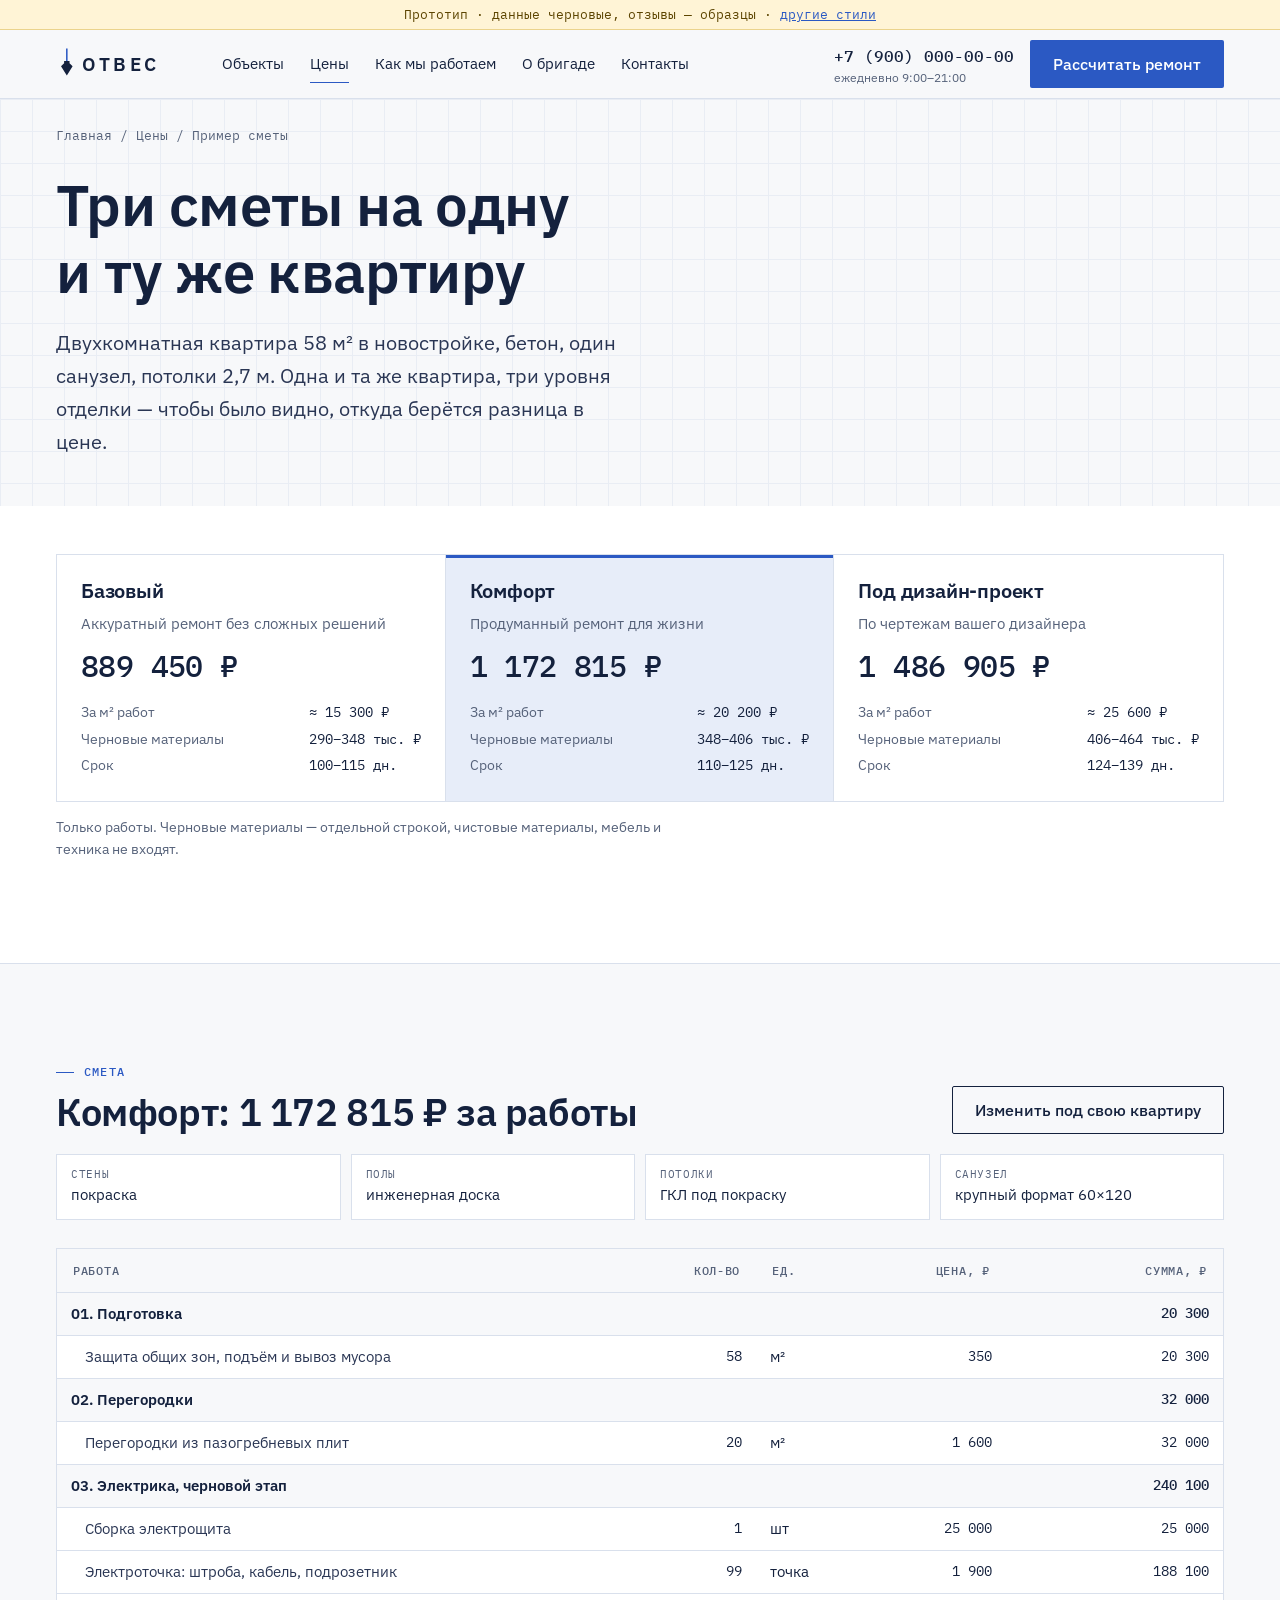
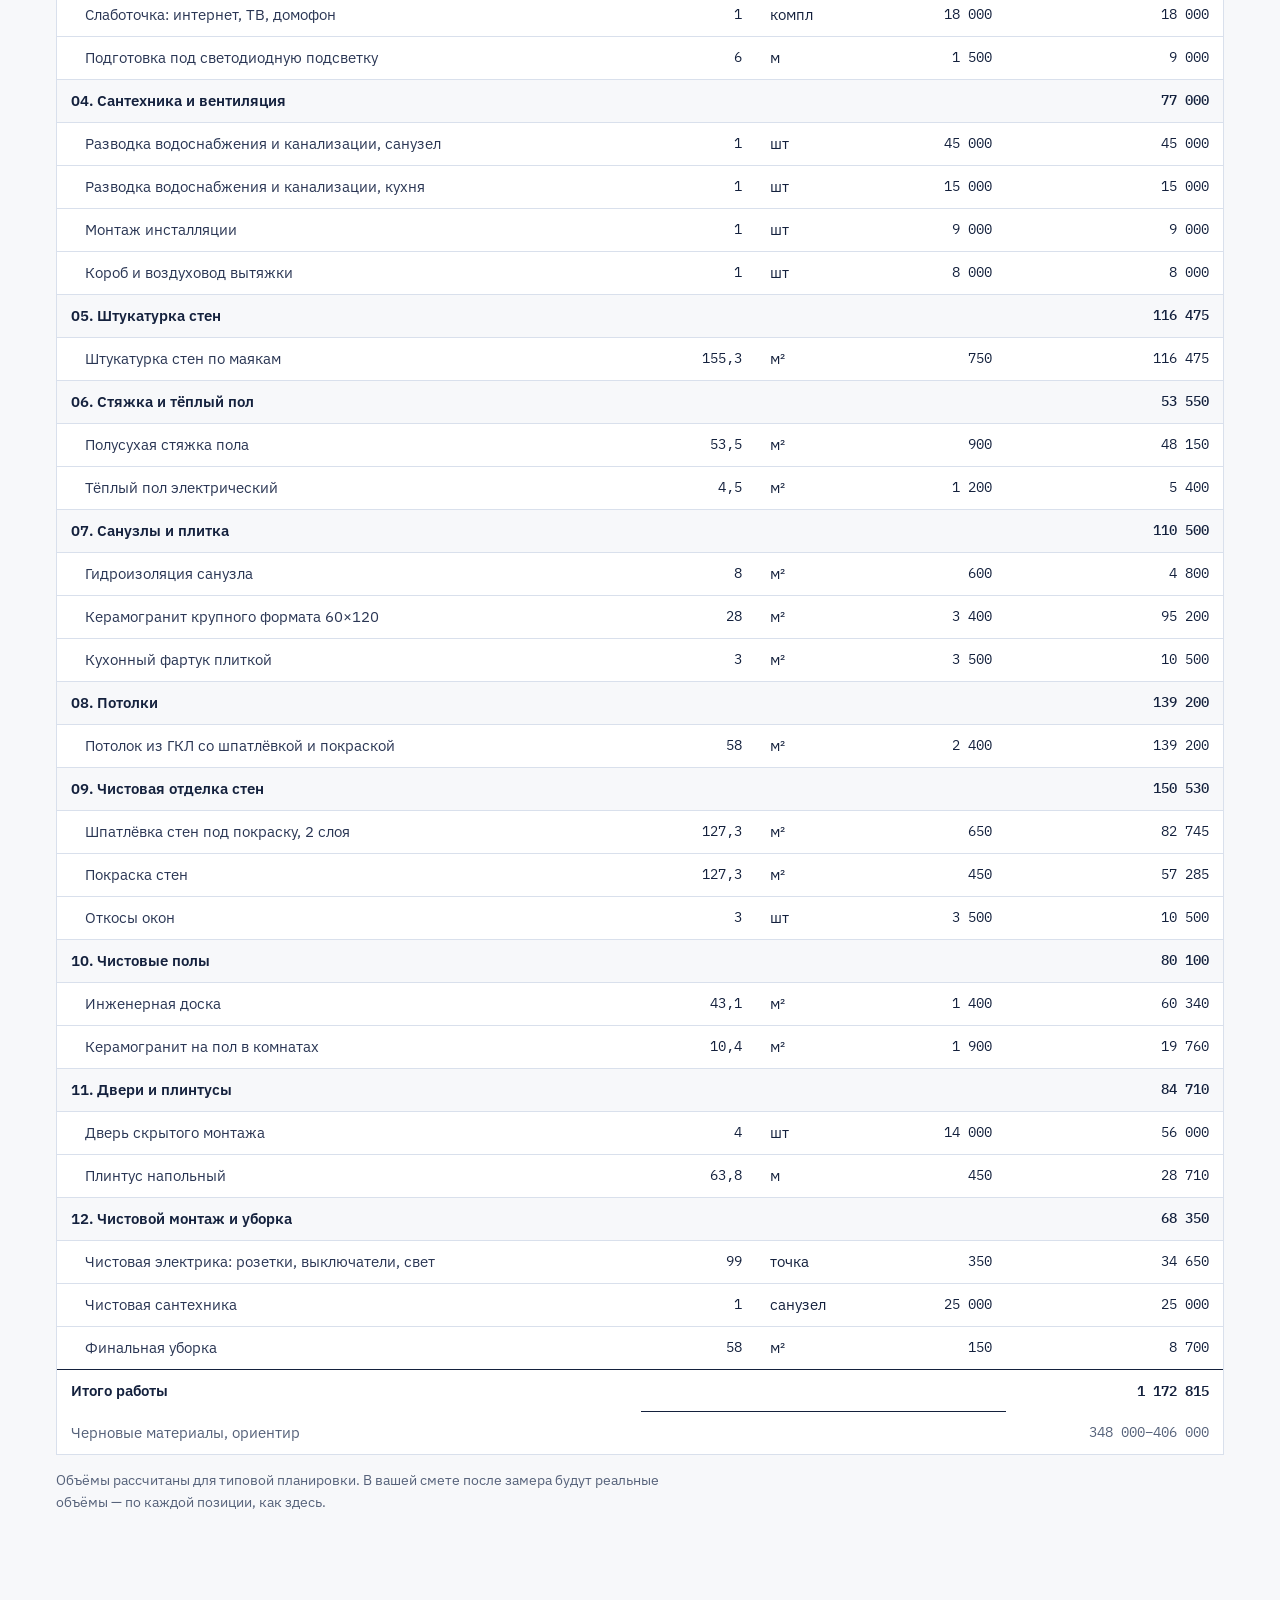
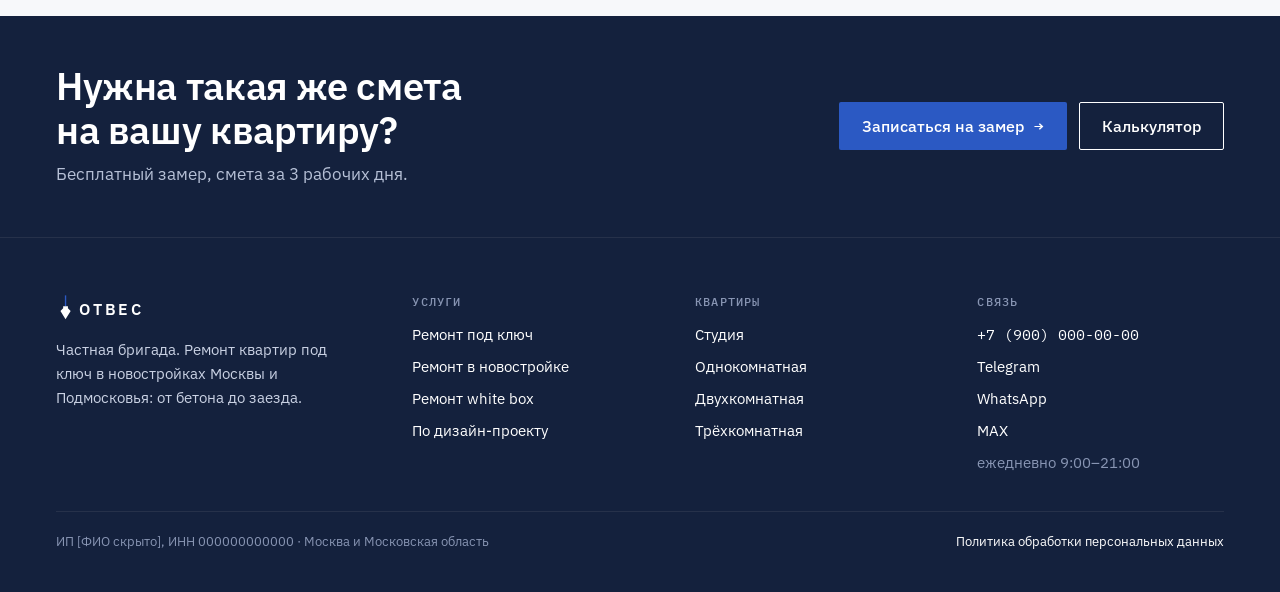
<file: smeta.html>
<!doctype html>
<html lang="ru">
<head>
<meta charset="utf-8">
<meta name="viewport" content="width=device-width, initial-scale=1, viewport-fit=cover">
<meta name="robots" content="noindex, nofollow">
<title>Пример сметы на ремонт квартиры: три варианта на 58 м² | Отвес</title>
<meta name="description" content="Три полные сметы на одну двухкомнатную квартиру 58 м²: базовая, комфорт и под дизайн-проект. Каждая работа с объёмом, расценкой и суммой.">
<link rel="preconnect" href="https://fonts.googleapis.com">
<link rel="preconnect" href="https://fonts.gstatic.com" crossorigin>
<link rel="stylesheet" href="https://fonts.googleapis.com/css2?family=IBM+Plex+Mono:wght@400;500&family=IBM+Plex+Sans:wght@400;500;600&display=swap">
<link rel="stylesheet" href="assets/style.css">
<script src="assets/pricing.js" defer></script>
<script src="assets/app.js" defer></script>
<style>
.compare{display:grid;gap:0;border:1px solid var(--line);background:var(--white)}
@media (min-width:860px){.compare{grid-template-columns:repeat(3,1fr)}}
.compare > a{padding:24px;display:flex;flex-direction:column;gap:10px;text-decoration:none;color:var(--ink);border-bottom:1px solid var(--line)}
@media (min-width:860px){.compare > a{border-bottom:0;border-right:1px solid var(--line)}.compare > a:last-child{border-right:0}}
.compare > a[aria-current="true"]{background:var(--blue-soft);box-shadow:inset 0 3px 0 var(--blue)}
.compare h3{font-size:20px}
.compare .t{font:500 30px var(--f-mono);letter-spacing:-.02em}
.compare .p{color:var(--muted);font-size:15px}
.compare dl{margin:6px 0 0;display:grid;grid-template-columns:1fr auto;gap:4px 12px;font-size:14px}
.compare dt{color:var(--muted)}
.compare dd{margin:0;font-family:var(--f-mono)}
.estimate{min-width:720px}
.estimate .stage-row td{background:var(--paper);font-weight:600;border-top:1px solid var(--ink)}
.estimate .stage-row td.mono{font-weight:500}
.estimate td{padding:9px 14px}
.estimate .item td:first-child{padding-left:28px;color:var(--ink-2)}
.est-head{display:flex;flex-wrap:wrap;gap:16px;justify-content:space-between;align-items:end;margin-bottom:20px}
.choices{display:grid;gap:10px;margin-bottom:28px}
@media (min-width:760px){.choices{grid-template-columns:repeat(4,1fr)}}
.choices div{border:1px solid var(--line);background:var(--white);padding:12px 14px;display:flex;flex-direction:column;gap:2px}
.choices dt{font:11px var(--f-mono);text-transform:uppercase;letter-spacing:.06em;color:var(--muted)}
.choices dd{margin:0;font-size:15px}
</style>
</head>
<body data-page="ceny">
<main>

<section class="blueprint" style="padding-bottom:48px">
  <div class="wrap">
    <nav class="crumbs" aria-label="Хлебные крошки"><a href="index.html">Главная</a><span>/</span><a href="ceny.html">Цены</a><span>/</span><span>Пример сметы</span></nav>
    <h1 style="margin-top:28px;max-width:920px">Три сметы на одну и ту же квартиру</h1>
    <p class="hero-lead">Двухкомнатная квартира 58 м² в новостройке, бетон, один санузел, потолки 2,7 м. Одна и та же квартира, три уровня отделки — чтобы было видно, откуда берётся разница в цене.</p>
  </div>
</section>

<section class="section white" style="padding-top:48px">
  <div class="wrap">
    <div class="compare" id="compare"></div>
    <p class="note">Только работы. Черновые материалы — отдельной строкой, чистовые материалы, мебель и техника не входят.</p>
  </div>
</section>

<section class="section">
  <div class="wrap">
    <div class="est-head">
      <div><span class="label">Смета</span><h2 id="estTitle" style="margin-top:12px">—</h2></div>
      <div class="btn-row"><a class="btn btn-line" id="toCalc" href="kalkulyator.html">Изменить под свою квартиру</a></div>
    </div>
    <dl class="choices" id="choices"></dl>
    <div class="table-wrap">
      <table class="estimate">
        <thead><tr><th>Работа</th><th class="r">Кол-во</th><th>Ед.</th><th class="r">Цена, ₽</th><th class="r">Сумма, ₽</th></tr></thead>
        <tbody id="estBody"></tbody>
        <tfoot id="estFoot"></tfoot>
      </table>
    </div>
    <p class="note">Объёмы рассчитаны для типовой планировки. В вашей смете после замера будут реальные объёмы — по каждой позиции, как здесь.</p>
  </div>
</section>

<section class="cta-band"><div class="wrap">
  <div><h2>Нужна такая же смета на вашу квартиру?</h2><p>Бесплатный замер, смета за 3 рабочих дня.</p></div>
  <div class="btn-row"><a class="btn btn-primary arrow" href="kontakty.html#brief">Записаться на замер</a><a class="btn btn-line" href="kalkulyator.html">Калькулятор</a></div>
</div></section>

</main>

<script>
document.addEventListener('DOMContentLoaded', () => {
  const O = window.OTVES, fmt = O.fmt;
  const base = { area: 58, rooms: 2, baths: 1, height: 2.7, state: 'concrete' };
  const keys = ['base', 'comfort', 'design'];
  const res = Object.fromEntries(keys.map(k => [k, O.compute({ ...base, ...O.PRESETS[k], level: k })]));
  const LABELS = {
    walls: { wallpaper: 'обои', paint: 'покраска', decor: 'покраска + декор' },
    floor: { lam: 'ламинат', wood: 'инженерная доска', tile: 'керамогранит' },
    ceiling: { stretch: 'натяжные', gkl: 'ГКЛ под покраску', complex: 'ГКЛ многоуровневый' },
    tile: { std: 'стандартный формат', large: 'крупный формат 60×120', xl: '120×60, запил 45°' },
  };

  document.getElementById('compare').innerHTML = keys.map(k => {
    const r = res[k], p = O.PRESETS[k];
    return `<a href="#${k}" data-k="${k}">
      <h3>${p.title}</h3><span class="p">${p.note}</span>
      <span class="t">${fmt(r.work)} ₽</span>
      <dl><dt>За м² работ</dt><dd>≈ ${fmt(r.perM2)} ₽</dd>
          <dt>Черновые материалы</dt><dd>${fmt(r.materials[0]/1000)}–${fmt(r.materials[1]/1000)} тыс. ₽</dd>
          <dt>Срок</dt><dd>${r.days}–${r.days + 15} дн.</dd></dl></a>`;
  }).join('');

  function show(k) {
    if (!res[k]) k = 'comfort';
    const r = res[k], p = O.PRESETS[k];
    document.querySelectorAll('#compare a').forEach(a => a.setAttribute('aria-current', String(a.dataset.k === k)));
    document.getElementById('estTitle').textContent = `${p.title}: ${fmt(r.work)} ₽ за работы`;
    document.getElementById('choices').innerHTML = [
      ['Стены', LABELS.walls[p.walls]], ['Полы', LABELS.floor[p.floor]],
      ['Потолки', LABELS.ceiling[p.ceiling]], ['Санузел', LABELS.tile[p.tile]],
    ].map(([a, b]) => `<div><dt>${a}</dt><dd>${b}</dd></div>`).join('');
    document.getElementById('estBody').innerHTML = r.stages.map(s =>
      `<tr class="stage-row"><td>${String(s.n).padStart(2, '0')}. ${s.name}</td><td></td><td></td><td></td><td class="r mono">${fmt(s.sum)}</td></tr>` +
      s.items.map(it => `<tr class="item"><td>${it.name}</td><td class="r mono">${String(it.qty).replace('.', ',')}</td><td>${it.unit}</td><td class="r mono">${fmt(it.price)}</td><td class="r mono">${fmt(it.sum)}</td></tr>`).join('')
    ).join('');
    document.getElementById('estFoot').innerHTML =
      `<tr><td>Итого работы</td><td></td><td></td><td></td><td class="r mono">${fmt(r.work)}</td></tr>
       <tr><td style="font-weight:400;border-top:0" class="muted">Черновые материалы, ориентир</td><td></td><td></td><td></td><td class="r mono muted" style="font-weight:400;border-top:0">${fmt(r.materials[0])}–${fmt(r.materials[1])}</td></tr>`;
  }
  const fromHash = () => show(location.hash.slice(1));
  window.addEventListener('hashchange', fromHash);
  fromHash();
});
</script>
</body>
</html>
</file>
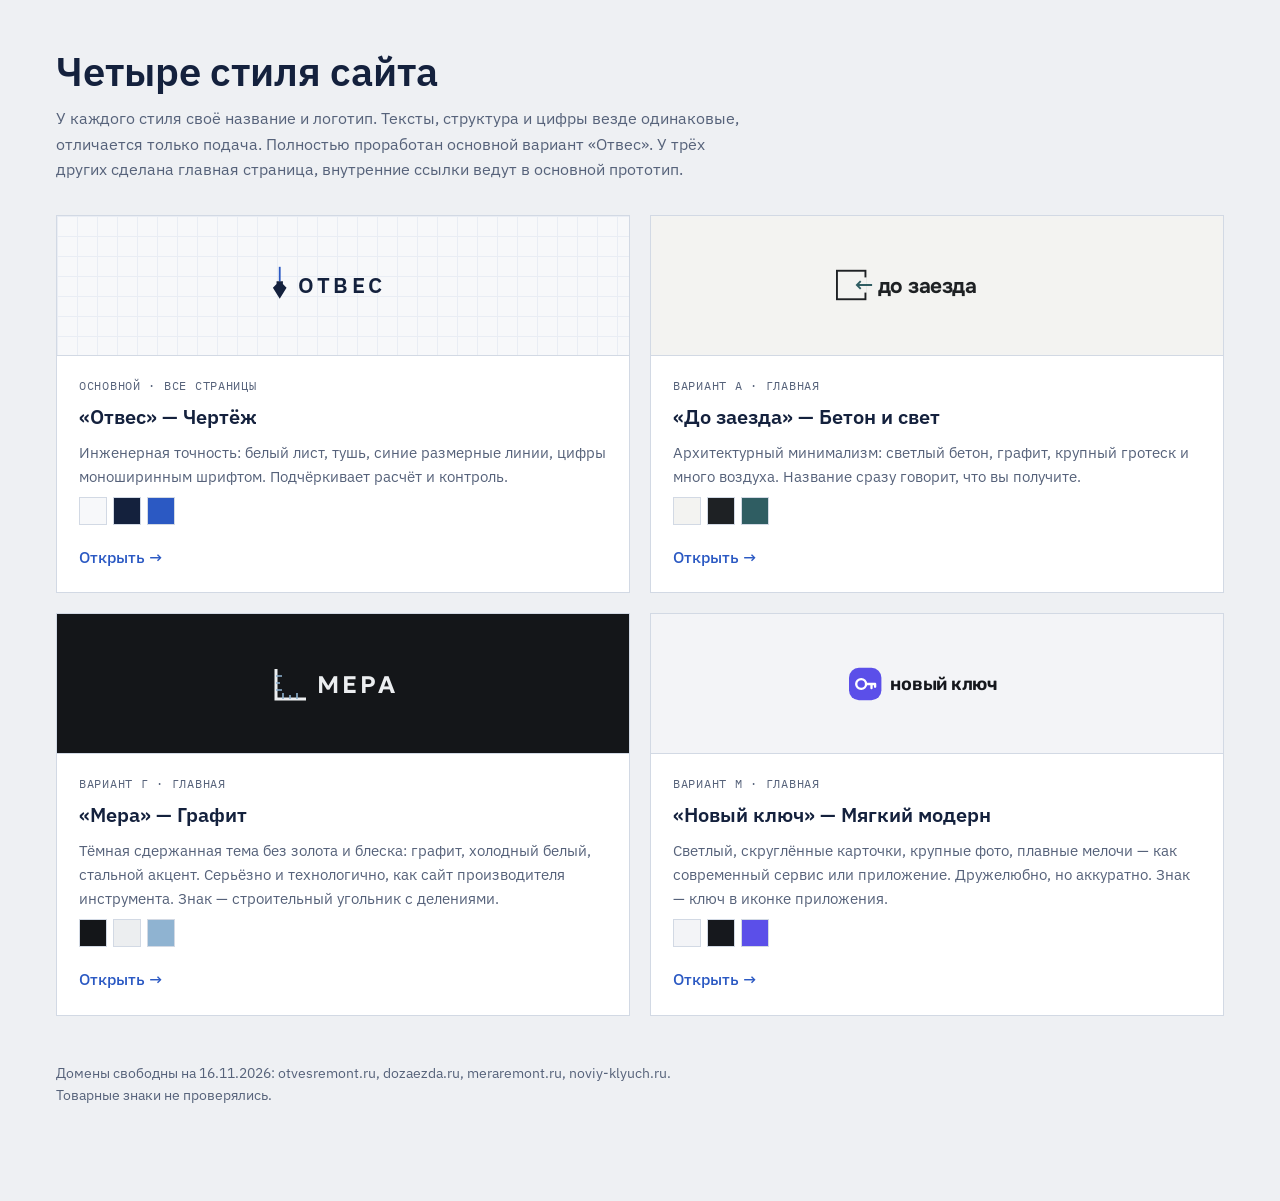
<file: styles.html>
<!doctype html>
<html lang="ru">
<head>
<meta charset="utf-8">
<meta name="viewport" content="width=device-width, initial-scale=1, viewport-fit=cover">
<meta name="robots" content="noindex, nofollow">
<title>Четыре стиля сайта</title>
<link rel="preconnect" href="https://fonts.googleapis.com">
<link rel="preconnect" href="https://fonts.gstatic.com" crossorigin>
<link rel="stylesheet" href="https://fonts.googleapis.com/css2?family=IBM+Plex+Mono:wght@400;500&family=IBM+Plex+Sans:wght@400;500;600&family=Onest:wght@700&family=Geologica:wght@600&family=Rubik:wght@600&display=swap">
<style>
*,*::before,*::after{box-sizing:border-box}
body{margin:0;background:#EEF0F3;color:#14213D;font:16px/1.6 "IBM Plex Sans",system-ui,sans-serif}
.wrap{max-width:1200px;margin:0 auto;padding:48px max(16px,env(safe-area-inset-right,0px)) 80px max(16px,env(safe-area-inset-left,0px));display:flex;flex-direction:column;gap:32px}
h1{margin:0;font-size:clamp(28px,4vw,40px);font-weight:600;line-height:1.15}
.lead{color:#56627A;max-width:70ch;margin:12px 0 0}
.grid{display:grid;gap:20px}
@media (min-width:760px){.grid{grid-template-columns:repeat(2,1fr)}}
.card{background:#fff;border:1px solid #D2D9E4;display:flex;flex-direction:column;text-decoration:none;color:#14213D;min-width:0}
.card:hover{border-color:#2B59C3}
.card .logo{height:140px;display:grid;place-items:center;border-bottom:1px solid #D2D9E4}
.card .body{padding:22px;display:flex;flex-direction:column;gap:8px;flex:1}
.card h2{margin:0;font-size:20px;font-weight:600}
.card .tag{font:12px "IBM Plex Mono",monospace;color:#56627A;text-transform:uppercase;letter-spacing:.06em}
.card p{margin:0;color:#56627A;font-size:15px}
.card .go{margin-top:auto;padding-top:12px;font-weight:500;color:#2B59C3}
.sw{display:flex;gap:6px}
.sw i{width:28px;height:28px;border:1px solid #D2D9E4;display:block}
.note{font-size:14px;color:#56627A;max-width:80ch}
</style>
</head>
<body>
<div class="wrap">
  <div>
    <h1>Четыре стиля сайта</h1>
    <p class="lead">У каждого стиля своё название и логотип. Тексты, структура и цифры везде одинаковые, отличается только подача. Полностью проработан основной вариант «Отвес». У трёх других сделана главная страница, внутренние ссылки ведут в основной прототип.</p>
  </div>
  <div class="grid">
    <a class="card" href="index.html">
      <div class="logo" style="background:#F7F8FA;background-image:linear-gradient(#E9EDF4 1px,transparent 1px),linear-gradient(90deg,#E9EDF4 1px,transparent 1px);background-size:20px 20px">
        <svg viewBox="0 0 168 44" height="40" aria-label="Отвес"><line x1="14" y1="2" x2="14" y2="18" stroke="#2B59C3" stroke-width="2"/><path d="M10.5 18 h7 v3 l4 4 l-7.5 12 l-7.5 -12 l4 -4 z" fill="#14213D"/><text x="34" y="31" font-family="'IBM Plex Sans',sans-serif" font-weight="600" font-size="24" letter-spacing="4" fill="#14213D">ОТВЕС</text></svg>
      </div>
      <div class="body"><span class="tag">основной · все страницы</span><h2>«Отвес» — Чертёж</h2>
        <p>Инженерная точность: белый лист, тушь, синие размерные линии, цифры моноширинным шрифтом. Подчёркивает расчёт и контроль.</p>
        <div class="sw"><i style="background:#F7F8FA"></i><i style="background:#14213D"></i><i style="background:#2B59C3"></i></div>
        <span class="go">Открыть →</span></div>
    </a>
    <a class="card" href="do-zaezda/index.html">
      <div class="logo" style="background:#F3F3F1">
        <svg viewBox="0 0 212 40" height="38" aria-label="До заезда"><rect x="1" y="5" width="30" height="30" fill="none" stroke="#1E2124" stroke-width="2"/><path d="M31 28 V12" stroke="#F3F3F1" stroke-width="3"/><path d="M38 20 h-16 m4 -4 l-4 4 l4 4" fill="none" stroke="#2F5D62" stroke-width="2"/><text x="44" y="28" font-family="Onest, sans-serif" font-weight="700" font-size="22" letter-spacing="-0.5" fill="#1E2124">до заезда</text></svg>
      </div>
      <div class="body"><span class="tag">вариант A · главная</span><h2>«До заезда» — Бетон и свет</h2>
        <p>Архитектурный минимализм: светлый бетон, графит, крупный гротеск и много воздуха. Название сразу говорит, что вы получите.</p>
        <div class="sw"><i style="background:#F3F3F1"></i><i style="background:#1E2124"></i><i style="background:#2F5D62"></i></div>
        <span class="go">Открыть →</span></div>
    </a>
    <a class="card" href="mera/index.html">
      <div class="logo" style="background:#141619">
        <svg viewBox="0 0 140 36" height="36" aria-label="Мера"><path d="M3 3 V33 H33" fill="none" stroke="#ECEEF0" stroke-width="3"/><path d="M3 10 h6 M3 17 h4 M3 24 h6 M10 33 v-6 M17 33 v-4 M24 33 v-6" stroke="#8FB3D1" stroke-width="1.6"/><text x="44" y="27" font-family="Geologica, sans-serif" font-weight="600" font-size="24" letter-spacing="3" fill="#ECEEF0">МЕРА</text></svg>
      </div>
      <div class="body"><span class="tag">вариант Г · главная</span><h2>«Мера» — Графит</h2>
        <p>Тёмная сдержанная тема без золота и блеска: графит, холодный белый, стальной акцент. Серьёзно и технологично, как сайт производителя инструмента. Знак — строительный угольник с делениями.</p>
        <div class="sw"><i style="background:#141619"></i><i style="background:#ECEEF0"></i><i style="background:#8FB3D1"></i></div>
        <span class="go">Открыть →</span></div>
    </a>
    <a class="card" href="novyi-klyuch/index.html">
      <div class="logo" style="background:#F3F4F7">
        <svg viewBox="0 0 196 40" height="36" aria-label="Новый ключ"><rect x="0" y="2" width="36" height="36" rx="11" fill="#5B4FE9"/><circle cx="13.5" cy="20" r="5.5" fill="none" stroke="#fff" stroke-width="2.6"/><path d="M19 20 H29 M25 20 v4.5 M29 20 v3" stroke="#fff" stroke-width="2.6" stroke-linecap="round"/><text x="46" y="27" font-family="Rubik, sans-serif" font-weight="600" font-size="20" letter-spacing="-0.3" fill="#16181D">новый ключ</text></svg>
      </div>
      <div class="body"><span class="tag">вариант М · главная</span><h2>«Новый ключ» — Мягкий модерн</h2>
        <p>Светлый, скруглённые карточки, крупные фото, плавные мелочи — как современный сервис или приложение. Дружелюбно, но аккуратно. Знак — ключ в иконке приложения.</p>
        <div class="sw"><i style="background:#F3F4F7"></i><i style="background:#16181D"></i><i style="background:#5B4FE9"></i></div>
        <span class="go">Открыть →</span></div>
    </a>
  </div>
  <p class="note">Домены свободны на 16.11.2026: otvesremont.ru, dozaezda.ru, meraremont.ru, noviy-klyuch.ru. Товарные знаки не проверялись.</p>
</div>
</body>
</html>
</file>
<file: assets/style.css>
/* =========================================================
   «Отвес» — прототип, стиль «Чертёж»
   Белый лист, тушь, синька. Точность и прозрачность, без роскоши.
   ========================================================= */

:root{
  --paper:#F7F8FA;
  --white:#FFFFFF;
  --ink:#14213D;
  --ink-2:#2A3654;
  --muted:#56627A;
  --line:#D9E0EC;
  --grid:#E9EDF4;
  --blue:#2B59C3;
  --blue-dark:#1F4499;
  --blue-soft:#E7EDF9;
  --ok:#2E7D4F;

  --f-sans:"IBM Plex Sans", system-ui, -apple-system, "Segoe UI", Arial, sans-serif;
  --f-mono:"IBM Plex Mono", ui-monospace, Consolas, monospace;

  --wrap:1200px;
  --gutter:max(16px, env(safe-area-inset-left, 0px));
  --gutter-r:max(16px, env(safe-area-inset-right, 0px));
  --r:2px;
}

*,*::before,*::after{box-sizing:border-box}
html{scroll-behavior:smooth;-webkit-text-size-adjust:100%}
body{margin:0;background:var(--paper);color:var(--ink);font:17px/1.6 var(--f-sans)}
img{max-width:100%;display:block}
a{color:var(--blue)}
a:hover{color:var(--blue-dark)}
:focus-visible{outline:2px solid var(--blue);outline-offset:2px}
h1,h2,h3,h4{margin:0;line-height:1.15;font-weight:600;text-wrap:balance;letter-spacing:-.01em}
h1{font-size:clamp(32px,5.2vw,58px)}
h2{font-size:clamp(26px,3.4vw,38px)}
h3{font-size:20px}
p{margin:0}
.mono{font-family:var(--f-mono)}
.num{font-variant-numeric:tabular-nums}
.muted{color:var(--muted)}

.wrap{max-width:var(--wrap);margin:0 auto;padding-left:var(--gutter);padding-right:var(--gutter-r)}
.section{padding-block:clamp(56px,8vw,104px)}
.section + .section{border-top:1px solid var(--line)}
.section.white{background:var(--white)}
.section-head{display:flex;flex-direction:column;gap:14px;margin-bottom:clamp(28px,4vw,48px);max-width:760px}
.section-head p{color:var(--muted);font-size:18px}
.label{font:500 12px/1 var(--f-mono);letter-spacing:.1em;text-transform:uppercase;color:var(--blue);display:flex;gap:10px;align-items:center}
.label::before{content:"";width:18px;height:1px;background:currentColor}

.blueprint{background-image:linear-gradient(var(--grid) 1px,transparent 1px),linear-gradient(90deg,var(--grid) 1px,transparent 1px);background-size:32px 32px}

/* ---------- кнопки ---------- */
.btn{display:inline-flex;align-items:center;justify-content:center;gap:10px;min-height:48px;padding:0 22px;
  font:500 16px/1 var(--f-sans);text-decoration:none;border-radius:var(--r);border:1px solid transparent;cursor:pointer;white-space:nowrap}
.btn-primary{background:var(--blue);color:#fff}
.btn-primary:hover{background:var(--blue-dark);color:#fff}
.btn-line{border-color:var(--ink);color:var(--ink);background:transparent}
.btn-line:hover{background:var(--ink);color:#fff}
.btn-row{display:flex;gap:12px;flex-wrap:wrap}
.arrow::after{content:"→";font-family:var(--f-mono)}

/* ---------- шапка ---------- */
.site-header{position:sticky;top:env(safe-area-inset-top,0px);z-index:20;background:rgba(247,248,250,.94);backdrop-filter:blur(8px);border-bottom:1px solid var(--line)}
.site-header .wrap{display:flex;align-items:center;gap:24px;min-height:68px}
.logo{display:flex;align-items:center;text-decoration:none;color:var(--ink);flex:none}
.logo svg{height:34px;width:auto}
.nav{display:none;gap:26px;margin-left:12px}
.nav a{white-space:nowrap;color:var(--ink);text-decoration:none;font-size:15px;padding-block:6px;border-bottom:1px solid transparent}
.nav a:hover,.nav a[aria-current="page"]{border-bottom-color:var(--blue);color:var(--ink)}
.header-contact{margin-left:auto;display:flex;align-items:center;gap:16px}
.header-phone{font:500 16px var(--f-mono);color:var(--ink);text-decoration:none;white-space:nowrap}
.header-hours{display:block;font:12px var(--f-sans);color:var(--muted)}
.header-cta{display:none}
.menu-btn{margin-left:auto;background:none;border:1px solid var(--line);width:44px;height:44px;display:grid;place-items:center;cursor:pointer;color:var(--ink)}
@media (min-width:1160px){
  .nav{display:flex}.header-cta{display:inline-flex}.menu-btn{display:none}
}
@media (max-width:1159px){.header-contact{margin-left:auto}.menu-btn{margin-left:0}}
@media (max-width:640px){.header-contact .phone-block{display:none}}
.mobile-nav{display:none;border-top:1px solid var(--line);background:var(--paper)}
.mobile-nav.open{display:block}
.mobile-nav a{display:block;padding:14px var(--gutter-r) 14px var(--gutter);color:var(--ink);text-decoration:none;border-bottom:1px solid var(--line);font-size:18px}

/* ---------- нижняя панель на телефоне ---------- */
.contact-bar{position:fixed;left:0;right:0;bottom:0;z-index:30;background:var(--ink);display:grid;grid-template-columns:repeat(4,1fr);
  padding-bottom:env(safe-area-inset-bottom,0px);padding-left:env(safe-area-inset-left,0px);padding-right:env(safe-area-inset-right,0px)}
.contact-bar a{color:#fff;text-decoration:none;display:flex;flex-direction:column;align-items:center;justify-content:center;gap:3px;min-height:64px;font-size:12px;border-right:1px solid rgba(255,255,255,.12)}
.contact-bar a:last-child{border-right:0}
.contact-bar svg{width:22px;height:22px}
.contact-bar a.call{background:var(--blue)}
@media (min-width:900px){.contact-bar{display:none}}

/* ---------- хлебные крошки ---------- */
.crumbs{font:13px var(--f-mono);color:var(--muted);display:flex;gap:8px;flex-wrap:wrap;padding-top:28px}
.crumbs a{color:var(--muted);text-decoration:none}
.crumbs a:hover{color:var(--blue)}

/* ---------- первый экран ---------- */
.hero{padding-block:clamp(40px,6vw,80px) clamp(48px,6vw,88px)}
.hero-grid{display:grid;gap:40px;align-items:end}
@media (min-width:960px){.hero-grid{grid-template-columns:1.05fr .95fr}}
.hero h1 .accent{color:var(--blue)}
.hero-lead{font-size:clamp(18px,1.6vw,21px);color:var(--ink-2);max-width:560px;margin-top:22px}
.hero .btn-row{margin-top:32px}
.hero-photo{position:relative}
.facts{display:grid;grid-template-columns:repeat(2,1fr);border-top:1px solid var(--ink);margin-top:clamp(40px,5vw,64px)}
@media (min-width:760px){.facts{grid-template-columns:repeat(4,1fr)}}
.fact{padding:18px 18px 4px 0;display:flex;flex-direction:column;gap:6px}
.fact b{font:500 clamp(26px,3vw,36px)/1 var(--f-mono);letter-spacing:-.02em}
.fact span{font-size:14px;color:var(--muted);max-width:22ch}

/* ---------- фото-заглушки ---------- */
.ph{position:relative;background:#DCE3EE;overflow:hidden;aspect-ratio:4/3;max-width:100%;border:1px solid var(--line)}
.ph::before{content:"";position:absolute;inset:0;
  background:
   linear-gradient(115deg,rgba(255,255,255,.55) 0 30%,transparent 30%),
   linear-gradient(180deg,transparent 62%,rgba(20,33,61,.10) 62%),
   repeating-linear-gradient(90deg,transparent 0 79px,rgba(43,89,195,.07) 79px 80px)}
.ph.warm{background:#E4E1DA}.ph.cool{background:#D5DEEA}.ph.mid{background:#CDD5E1}.ph.dark{background:#AEB9CB}
.ph .ph-cap{position:absolute;left:12px;bottom:10px;font:12px var(--f-mono);color:var(--ink-2);background:rgba(247,248,250,.88);padding:3px 8px}
.ph.tall{aspect-ratio:4/5}.ph.wide{aspect-ratio:16/9}
.dim{position:absolute;left:8%;right:8%;top:14px;border-top:1px solid var(--blue);font:11px var(--f-mono);color:var(--blue);text-align:center;padding-top:3px}
.dim::before,.dim::after{content:"";position:absolute;top:-6px;width:1px;height:11px;background:var(--blue)}
.dim::before{left:0}.dim::after{right:0}

/* ---------- этапы «под ключ» ---------- */
.stages{display:grid;grid-template-columns:1fr;border:1px solid var(--line);background:var(--white)}
@media (min-width:760px){.stages{grid-template-columns:repeat(2,1fr)}}
@media (min-width:1100px){.stages{grid-template-columns:repeat(4,1fr)}}
.stage{padding:24px;border-bottom:1px solid var(--line);display:flex;flex-direction:column;gap:10px;min-width:0}
@media (min-width:760px){.stage{border-right:1px solid var(--line)}}
.stage .n{font:500 13px var(--f-mono);color:var(--blue)}
.stage ul{margin:0;padding-left:18px;color:var(--muted);font-size:15px;display:flex;flex-direction:column;gap:2px}
.stage .meta{margin-top:auto;padding-top:12px;border-top:1px dashed var(--line);display:flex;justify-content:space-between;font:13px var(--f-mono);color:var(--ink-2)}
.bar{height:6px;background:var(--grid);position:relative;margin-top:4px}
.bar i{position:absolute;inset:0 auto 0 0;background:var(--blue)}

/* ---------- карточки объектов ---------- */
.objects{display:grid;gap:28px}
@media (min-width:700px){.objects{grid-template-columns:repeat(2,1fr)}}
@media (min-width:1100px){.objects.three{grid-template-columns:repeat(3,1fr)}}
.obj{display:flex;flex-direction:column;gap:14px;text-decoration:none;color:var(--ink)}
.obj:hover h3{color:var(--blue)}
.obj .tag{position:absolute;top:10px;left:10px;font:12px var(--f-mono);background:var(--blue);color:#fff;padding:3px 8px}
.obj h3{font-size:19px}
.spec{display:flex;flex-wrap:wrap;gap:0;border-top:1px solid var(--line);border-bottom:1px solid var(--line)}
.spec span{font:13px var(--f-mono);padding:8px 14px 8px 0;margin-right:14px;border-right:1px solid var(--line);white-space:nowrap}
.spec span:last-child{border-right:0;margin-right:0}
.obj .solve{font-size:15px;color:var(--muted)}

/* ---------- таблицы ---------- */
.table-wrap{overflow-x:auto;border:1px solid var(--line);background:var(--white)}
table{border-collapse:collapse;width:100%;font-size:15px}
th,td{text-align:left;padding:14px 16px;border-bottom:1px solid var(--line);vertical-align:top}
thead th{font:500 12px var(--f-mono);letter-spacing:.06em;text-transform:uppercase;color:var(--muted);background:var(--paper)}
tbody tr:last-child td,tbody tr:last-child th{border-bottom:0}
td.r,th.r{text-align:right}
td.mono,th.mono{font-family:var(--f-mono);font-size:14px;white-space:nowrap}
tfoot td{font-weight:600;border-top:1px solid var(--ink);border-bottom:0}

/* пакеты */
.packages{min-width:760px}
.packages thead th{font:600 18px var(--f-sans);text-transform:none;letter-spacing:0;color:var(--ink);background:var(--white);padding-top:22px}
.packages thead th small{display:block;font:400 14px var(--f-sans);color:var(--muted);margin-top:4px}
.packages .price{font:500 24px var(--f-mono);color:var(--ink);white-space:nowrap}
.packages .price small{font-size:13px;color:var(--muted)}
.packages tbody th{font-weight:500;color:var(--muted);width:22%;font-size:14px}
.packages .hl{background:var(--blue-soft)}
.packages .badge{display:inline-block;font:12px var(--f-mono);background:var(--blue);color:#fff;padding:2px 8px;margin-bottom:8px}
.note{font-size:14px;color:var(--muted);margin-top:14px;max-width:80ch}

/* ---------- процесс ---------- */
.process{display:grid;gap:0;counter-reset:step;border-top:1px solid var(--ink)}
@media (min-width:760px){.process{grid-template-columns:repeat(3,1fr)}}
.step{padding:24px 24px 28px 0;display:flex;flex-direction:column;gap:8px;border-bottom:1px solid var(--line)}
.step .n{font:500 14px var(--f-mono);color:var(--blue)}
.step p{color:var(--muted);font-size:15px}
.step .out{font:13px var(--f-mono);color:var(--ink-2);margin-top:6px}
.step .out::before{content:"на руках: ";color:var(--muted)}

/* ---------- прозрачность ---------- */
.docs{display:grid;gap:16px}
@media (min-width:760px){.docs{grid-template-columns:repeat(2,1fr)}}
@media (min-width:1100px){.docs{grid-template-columns:repeat(3,1fr)}}
.doc{background:var(--white);border:1px solid var(--line);padding:22px;display:flex;flex-direction:column;gap:8px}
.doc .ico{width:36px;height:36px;color:var(--blue)}
.doc p{color:var(--muted);font-size:15px}

/* ---------- факты «почему» ---------- */
.reasons{display:grid;gap:32px}
@media (min-width:760px){.reasons{grid-template-columns:repeat(2,1fr)}}
.reason{display:grid;grid-template-columns:auto 1fr;gap:6px 18px;align-items:baseline}
.reason b{grid-row:span 2;font:500 34px/1 var(--f-mono);color:var(--blue);min-width:3.2ch}
.reason p{color:var(--muted);font-size:16px;grid-column:2}

/* ---------- отзывы ---------- */
.reviews{display:grid;gap:20px}
@media (min-width:760px){.reviews{grid-template-columns:repeat(2,1fr)}}
.review{background:var(--white);border:1px solid var(--line);padding:26px;display:flex;flex-direction:column;gap:16px;position:relative}
.review blockquote{margin:0;font-size:17px;line-height:1.6}
.review footer{display:flex;justify-content:space-between;gap:12px;flex-wrap:wrap;font:13px var(--f-mono);color:var(--muted);border-top:1px dashed var(--line);padding-top:12px}
.review footer a{color:var(--blue);text-decoration:none}
.sample{position:absolute;top:-1px;right:-1px;font:11px var(--f-mono);background:#FFF4D6;color:#7A5A00;border:1px solid #EBD38C;padding:2px 8px}

/* ---------- FAQ ---------- */
.faq{border-top:1px solid var(--ink)}
.faq details{border-bottom:1px solid var(--line)}
.faq summary{list-style:none;cursor:pointer;padding:20px 40px 20px 0;font-size:18px;font-weight:500;position:relative}
.faq summary::-webkit-details-marker{display:none}
.faq summary::after{content:"+";position:absolute;right:4px;top:16px;font:400 26px var(--f-mono);color:var(--blue)}
.faq details[open] summary::after{content:"−"}
.faq details p{padding:0 0 22px;color:var(--ink-2);max-width:75ch}

/* ---------- форма ---------- */
.brief{display:grid;gap:40px}
@media (min-width:960px){.brief{grid-template-columns:.8fr 1.2fr}}
.form{background:var(--white);border:1px solid var(--line);padding:clamp(20px,3vw,36px);display:grid;gap:18px}
.form .row{display:grid;gap:18px}
@media (min-width:640px){.form .row{grid-template-columns:1fr 1fr}}
.field{display:flex;flex-direction:column;gap:6px;min-width:0}
.field label,.field legend{font:500 13px var(--f-mono);color:var(--muted);padding:0}
.field input,.field select,.field textarea{font:16px var(--f-sans);color:var(--ink);background:var(--paper);border:1px solid var(--line);border-radius:var(--r);padding:12px 14px;min-height:48px;width:100%}
.field input:focus,.field select:focus,.field textarea:focus{outline:2px solid var(--blue);outline-offset:-1px;border-color:var(--blue)}
fieldset.field{border:0;margin:0;padding:0}
.chips{display:flex;flex-wrap:wrap;gap:8px}
.chips label{position:relative;font:15px var(--f-sans);color:var(--ink);border:1px solid var(--line);padding:9px 14px;cursor:pointer;background:var(--paper)}
.chips input{position:absolute;left:0;top:0;width:1px;height:1px;margin:0;opacity:0;pointer-events:none}
.chips input:checked + span{color:var(--blue)}
.chips label:has(input:checked){border-color:var(--blue);background:var(--blue-soft)}
.chips label:has(input:focus-visible){outline:2px solid var(--blue)}
.consent{display:flex;gap:10px;font-size:14px;color:var(--muted);align-items:flex-start}
.consent input{width:18px;height:18px;margin-top:2px;flex:none}
.hp{position:absolute;left:-9999px}
.form-ok{display:none;padding:16px;background:var(--blue-soft);border:1px solid var(--blue)}
.contacts-list{display:flex;flex-direction:column;gap:0;border-top:1px solid var(--ink);margin-top:24px}
.contacts-list a,.contacts-list div{display:flex;justify-content:space-between;gap:16px;padding:16px 0;border-bottom:1px solid var(--line);text-decoration:none;color:var(--ink)}
.contacts-list span:first-child{color:var(--muted);font-size:15px}
.contacts-list span:last-child{font:500 16px var(--f-mono);text-align:right}

/* ---------- калькулятор ---------- */
.calc{display:grid;gap:24px;background:var(--white);border:1px solid var(--line);padding:clamp(20px,3vw,36px)}
@media (min-width:900px){.calc{grid-template-columns:1fr 1fr}}
.calc output{display:block;font:500 clamp(28px,4vw,40px)/1.1 var(--f-mono)}
.calc input[type=range]{width:100%;accent-color:var(--blue)}
.calc .res{background:var(--paper);border:1px solid var(--line);padding:22px;display:flex;flex-direction:column;gap:14px}
.calc .res dl{margin:0;display:grid;grid-template-columns:1fr auto;gap:8px 16px;font-size:15px}
.calc .res dt{color:var(--muted)}
.calc .res dd{margin:0;font-family:var(--f-mono);text-align:right}

/* ---------- до/после ---------- */
.ba{position:relative;aspect-ratio:16/10;overflow:hidden;border:1px solid var(--line);max-width:100%;user-select:none}
.ba .ph{position:absolute;inset:0;aspect-ratio:auto;border:0}
.ba .after{clip-path:inset(0 0 0 var(--pos,50%))}
.ba .handle{position:absolute;top:0;bottom:0;left:var(--pos,50%);width:2px;background:var(--blue);transform:translateX(-1px);pointer-events:none}
.ba .handle::after{content:"↔";position:absolute;top:50%;left:50%;transform:translate(-50%,-50%);width:40px;height:40px;display:grid;place-items:center;background:var(--blue);color:#fff;font-family:var(--f-mono)}
.ba input{position:absolute;inset:0;width:100%;height:100%;opacity:0;cursor:ew-resize;margin:0}
.ba .lbl{position:absolute;top:12px;font:12px var(--f-mono);background:var(--ink);color:#fff;padding:3px 8px}
.ba .lbl.l{left:12px}.ba .lbl.r{right:12px}

/* ---------- паспорт объекта ---------- */
.passport{display:grid;grid-template-columns:1fr 1fr;border-top:1px solid var(--ink)}
@media (min-width:760px){.passport{grid-template-columns:repeat(4,1fr)}}
.passport div{padding:16px 16px 16px 0;border-bottom:1px solid var(--line);display:flex;flex-direction:column;gap:4px}
.passport dt{font:12px var(--f-mono);color:var(--muted);text-transform:uppercase;letter-spacing:.06em}
.passport dd{margin:0;font:500 18px var(--f-mono)}
.problem{display:grid;gap:28px;background:var(--white);border:1px solid var(--line);border-left:3px solid var(--blue);padding:clamp(20px,3vw,32px)}
@media (min-width:860px){.problem{grid-template-columns:1fr 1fr}}
.problem h3{font-size:17px;font-family:var(--f-mono);font-weight:500;color:var(--blue);margin-bottom:8px}
.gallery{display:grid;gap:12px;grid-template-columns:repeat(2,1fr)}
@media (min-width:860px){.gallery{grid-template-columns:repeat(3,1fr)}}

/* ---------- фильтры ---------- */
.filters{display:flex;flex-wrap:wrap;gap:8px;margin-bottom:32px}
.filters button{font:15px var(--f-sans);padding:9px 16px;border:1px solid var(--line);background:var(--white);color:var(--ink);cursor:pointer;border-radius:var(--r)}
.filters button[aria-pressed="true"]{background:var(--ink);color:#fff;border-color:var(--ink)}

/* ---------- списки входит / не входит ---------- */
.inout{display:grid;gap:20px}
@media (min-width:760px){.inout{grid-template-columns:1fr 1fr}}
.inout > div{background:var(--white);border:1px solid var(--line);padding:24px}
.inout ul{margin:12px 0 0;padding:0;list-style:none;display:flex;flex-direction:column;gap:8px}
.inout li{padding-left:26px;position:relative}
.inout .yes li::before{content:"+";position:absolute;left:0;font-family:var(--f-mono);color:var(--ok);font-weight:600}
.inout .no li::before{content:"−";position:absolute;left:0;font-family:var(--f-mono);color:var(--muted);font-weight:600}

/* ---------- CTA-полоса ---------- */
.cta-band{background:var(--ink);color:#fff}
.cta-band .wrap{display:flex;flex-wrap:wrap;gap:24px;justify-content:space-between;align-items:center;padding-block:48px}
.cta-band h2{color:#fff;max-width:640px}
.cta-band p{color:#B6C0D6;margin-top:10px}
.cta-band .btn-line{border-color:#fff;color:#fff}
.cta-band .btn-line:hover{background:#fff;color:var(--ink)}

/* ---------- подвал ---------- */
.site-footer{background:var(--ink);color:#C9D1E3;font-size:15px;border-top:1px solid #26314A}
.site-footer .wrap{padding-block:56px 40px;display:grid;gap:36px}
@media (min-width:860px){.site-footer .wrap{grid-template-columns:1.3fr 1fr 1fr 1fr}}
.site-footer h4{font:500 12px var(--f-mono);letter-spacing:.1em;text-transform:uppercase;color:#8895B3;margin-bottom:14px}
.site-footer ul{list-style:none;margin:0;padding:0;display:flex;flex-direction:column;gap:8px}
.site-footer a{color:#fff;text-decoration:none}
.site-footer a:hover{text-decoration:underline}
.site-footer .legal{grid-column:1/-1;border-top:1px solid #26314A;padding-top:20px;font-size:13px;color:#8895B3;display:flex;flex-wrap:wrap;gap:8px 24px;justify-content:space-between}
.site-footer .logo svg{height:30px}

/* ---------- плашка прототипа ---------- */
.proto-flag{background:#FFF4D6;color:#5C4400;font:13px var(--f-mono);text-align:center;padding:6px 16px;border-bottom:1px solid #EBD38C}

@media (prefers-reduced-motion:reduce){html{scroll-behavior:auto}}
</file>
